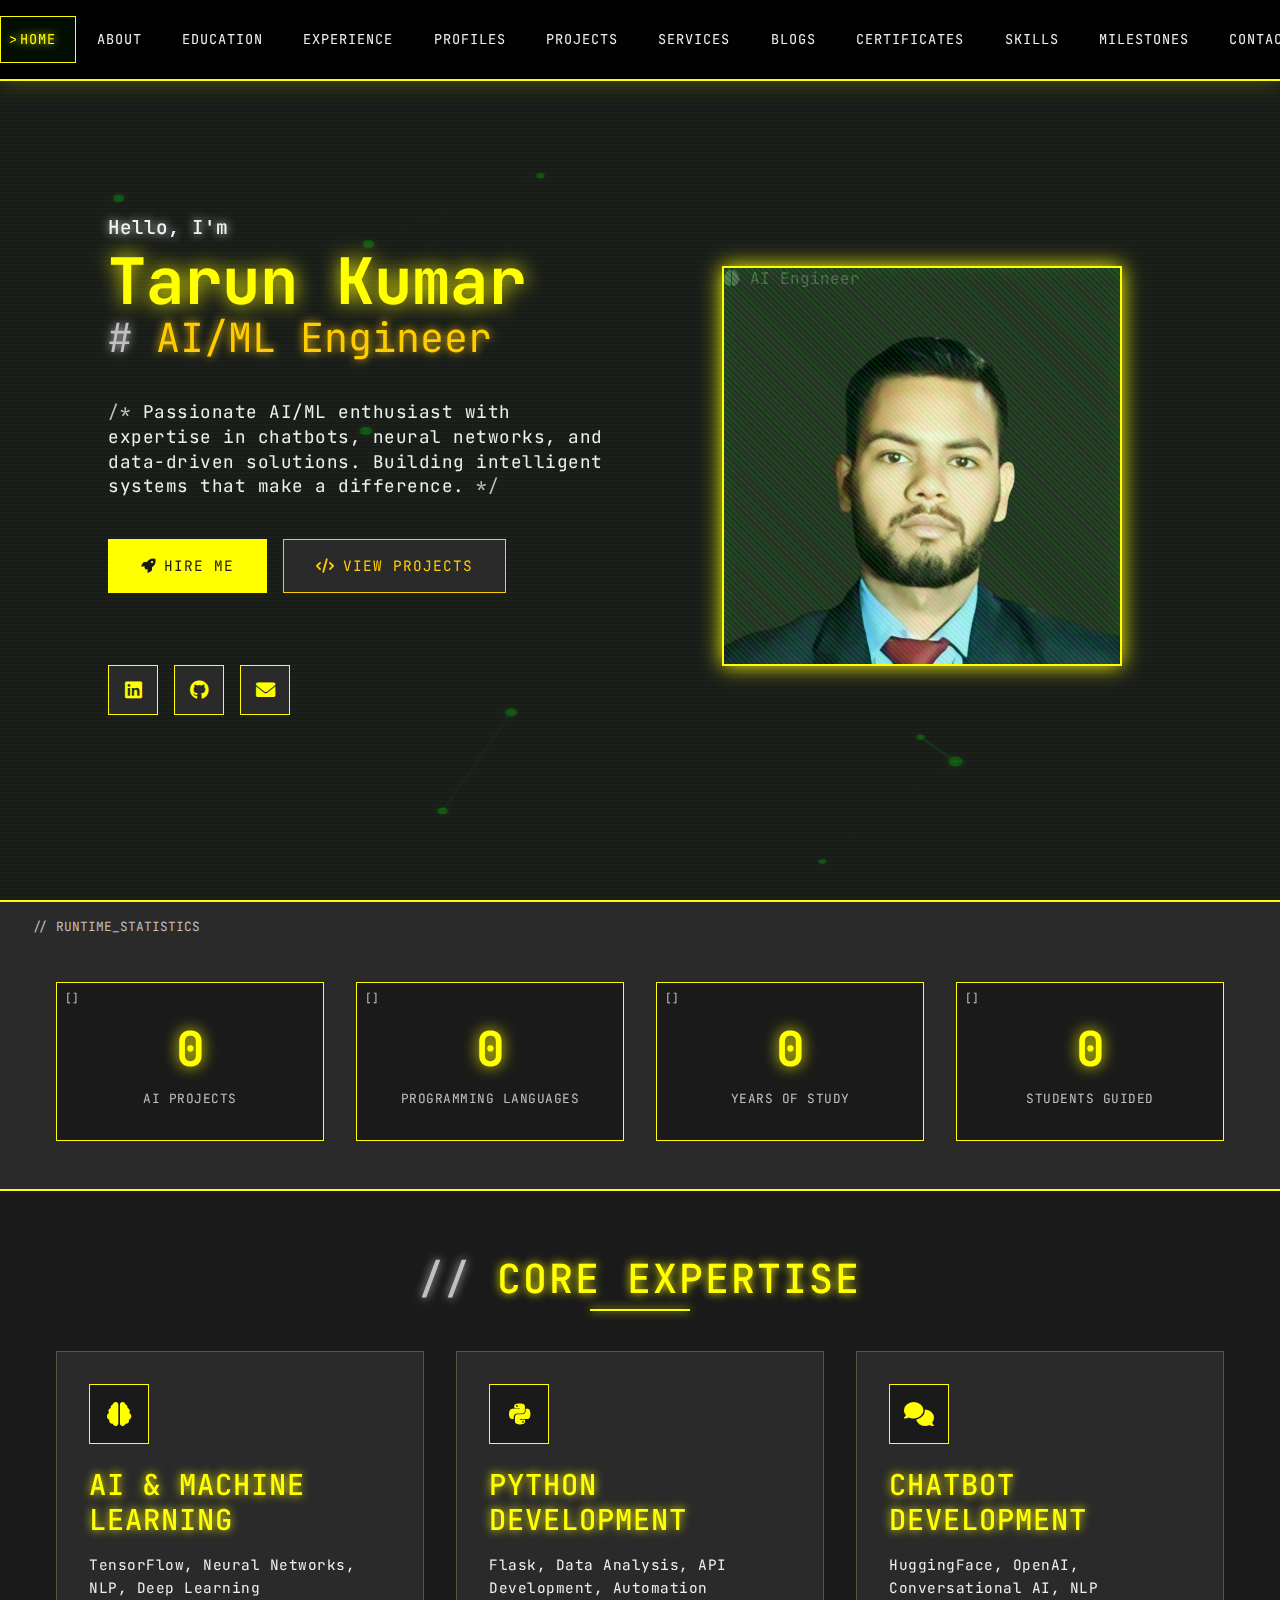
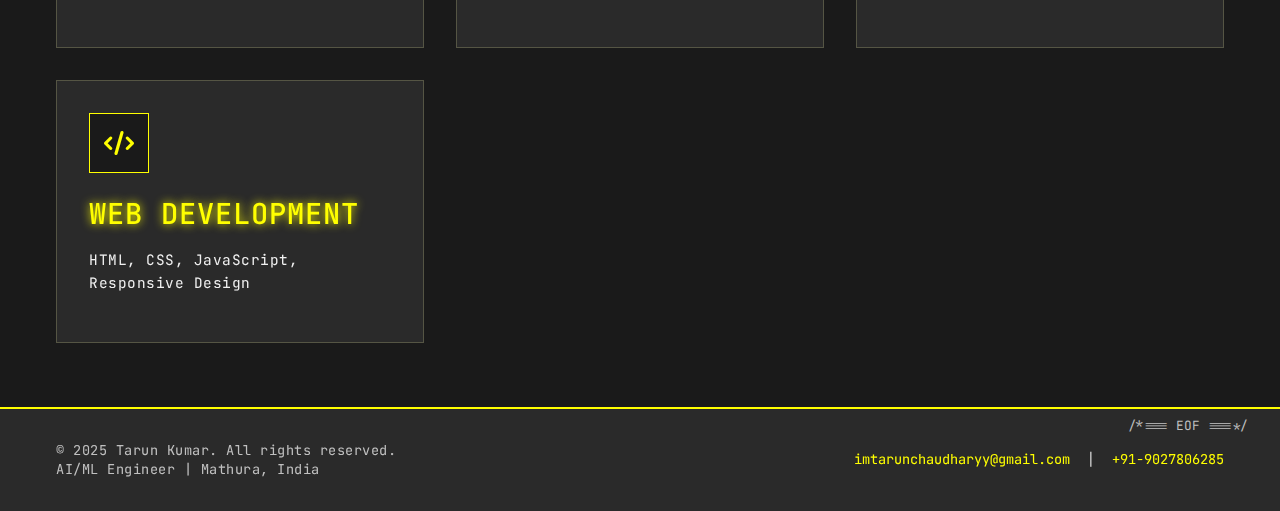
<file: index.html>
<!DOCTYPE html>
<html lang="en">
<head>
    <meta charset="UTF-8">
    <meta name="viewport" content="width=device-width, initial-scale=1.0">
    <meta name="description" content="Tarun Kumar - AI/ML Engineer & Developer Portfolio">
    <meta name="keywords" content="AI, Machine Learning, Python, TensorFlow, Developer, Portfolio">
    <title>Tarun Kumar - AI/ML Engineer</title>
    <link rel="icon" type="image/svg+xml" href="favicon.ico">
    <link rel="stylesheet" href="assets/style.css">
    <link href="https://cdnjs.cloudflare.com/ajax/libs/font-awesome/6.0.0/css/all.min.css" rel="stylesheet">
    <link href="https://fonts.googleapis.com/css2?family=Inter:wght@300;400;500;600;700&family=JetBrains+Mono:wght@400;500&display=swap" rel="stylesheet">
</head>
<body>
    <!-- Header Navigation -->
    <header class="header">
        <nav class="nav">
            <div class="nav-menu" id="nav-menu">
                <ul class="nav-list">
                    <li><a href="index.html" class="nav-link active">Home</a></li>
                    <li><a href="about.html" class="nav-link">About</a></li>
                    <li><a href="education.html" class="nav-link">Education</a></li>
                    <li><a href="experience.html" class="nav-link">Experience</a></li>
                    <li><a href="profiles.html" class="nav-link">Profiles</a></li>
                    <li><a href="projects.html" class="nav-link">Projects</a></li>
                    <li><a href="services.html" class="nav-link">Services</a></li>
                    <li><a href="blogs.html" class="nav-link">Blogs</a></li>
                    <li><a href="certificates.html" class="nav-link">Certificates</a></li>
                    <li><a href="skills.html" class="nav-link">Skills</a></li>
                    <li><a href="milestones.html" class="nav-link">Milestones</a></li>
                    <li><a href="contact.html" class="nav-link">Contact</a></li>
                </ul>
            </div>
            <div class="nav-actions">
                <button class="theme-toggle" id="theme-toggle">
                    <i class="fas fa-moon"></i>
                </button>
                <button class="nav-toggle" id="nav-toggle" aria-expanded="false" aria-label="Toggle navigation">
                    <i class="fas fa-bars"></i>
                </button>
            </div>
        </nav>
        <div class="nav-overlay" id="nav-overlay"></div>
    </header>

    <!-- Main Content -->
    <main>
        <!-- Hero Section -->
        <section class="hero">
            <div class="hero-background">
                <div class="neural-network" id="neural-network"></div>
            </div>
            <div class="container">
                <div class="hero-content">
                    <div class="hero-text">
                        <h1 class="hero-title">
                            <span class="greeting">Hello, I'm</span>
                            <span class="name">Tarun Kumar</span>
                            <span class="title">AI/ML Engineer</span>
                        </h1>
                        <p class="hero-description">
                            Passionate AI/ML enthusiast with expertise in chatbots, neural networks, and data-driven solutions. 
                            Building intelligent systems that make a difference.
                        </p>
                        <div class="hero-cta">
                            <a href="#hire-modal" class="btn btn-primary hire-btn" onclick="openHireModal()">
                                <i class="fas fa-rocket"></i>
                                Hire Me
                            </a>
                            <a href="projects.html" class="btn btn-secondary">
                                <i class="fas fa-code"></i>
                                View Projects
                            </a>
                        </div>
                        <div class="social-links">
                            <a href="https://linkedin.com/in/iamtarunchaudhary" target="_blank" class="social-link">
                                <i class="fab fa-linkedin"></i>
                            </a>
                            <a href="https://github.com/chaudharytarunkumar" target="_blank" class="social-link">
                                <i class="fab fa-github"></i>
                            </a>
                            <a href="mailto:imtarunchaudharyy@gmail.com" class="social-link">
                                <i class="fas fa-envelope"></i>
                            </a>
                        </div>
                    </div>
                    <div class="hero-visual">
                        <div class="hero-profile">
                            <div class="profile-image-container">
                                <div class="profile-image">
                                    <img src="assets/tarun-photo.jpg" alt="Tarun Kumar - AI/ML Engineer" />
                                    <div class="profile-overlay">
                                        <div class="ai-badge">
                                            <i class="fas fa-brain"></i>
                                            <span>AI Engineer</span>
                                        </div>
                                    </div>
                                </div>
                                <div class="profile-pulse"></div>
                            </div>

                        </div>
                    </div>
                </div>
            </div>
        </section>

        <!-- Quick Stats -->
        <section class="stats">
            <div class="container">
                <div class="stats-grid">
                    <div class="stat-item">
                        <div class="stat-number" data-target="2">0</div>
                        <div class="stat-label">AI Projects</div>
                    </div>
                    <div class="stat-item">
                        <div class="stat-number" data-target="7">0</div>
                        <div class="stat-label">Programming Languages</div>
                    </div>
                    <div class="stat-item">
                        <div class="stat-number" data-target="4">0</div>
                        <div class="stat-label">Years of Study</div>
                    </div>
                    <div class="stat-item">
                        <div class="stat-number" data-target="100">0</div>
                        <div class="stat-label">Students Guided</div>
                    </div>
                </div>
            </div>
        </section>

        <!-- Featured Skills -->
        <section class="featured-skills">
            <div class="container">
                <h2 class="section-title">Core Expertise</h2>
                <div class="skills-grid">
                    <div class="skill-card">
                        <div class="skill-icon">
                            <i class="fas fa-brain"></i>
                        </div>
                        <h3>AI & Machine Learning</h3>
                        <p>TensorFlow, Neural Networks, NLP, Deep Learning</p>
                    </div>
                    <div class="skill-card">
                        <div class="skill-icon">
                            <i class="fab fa-python"></i>
                        </div>
                        <h3>Python Development</h3>
                        <p>Flask, Data Analysis, API Development, Automation</p>
                    </div>
                    <div class="skill-card">
                        <div class="skill-icon">
                            <i class="fas fa-comments"></i>
                        </div>
                        <h3>Chatbot Development</h3>
                        <p>HuggingFace, OpenAI, Conversational AI, NLP</p>
                    </div>
                    <div class="skill-card">
                        <div class="skill-icon">
                            <i class="fas fa-code"></i>
                        </div>
                        <h3>Web Development</h3>
                        <p>HTML, CSS, JavaScript, Responsive Design</p>
                    </div>
                </div>
            </div>
        </section>
    </main>

    <!-- Hire Me Modal -->
    <div class="modal" id="hire-modal">
        <div class="modal-content">
            <div class="modal-header">
                <h3>Let's Work Together!</h3>
                <button class="modal-close" onclick="closeHireModal()">
                    <i class="fas fa-times"></i>
                </button>
            </div>
            <div class="modal-body">
                <div class="hire-avatar">
                    <div class="avatar-animation">
                        <i class="fas fa-user-tie"></i>
                    </div>
                </div>
                <p>Ready to bring AI/ML solutions to your project? Let's discuss how I can help you build intelligent systems that drive results.</p>
                <div class="hire-actions">
                    <a href="mailto:imtarunchaudharyy@gmail.com?subject=Hiring Inquiry - AI/ML Project&body=Hi Tarun,%0D%0A%0D%0AI'm interested in discussing a project opportunity with you.%0D%0A%0D%0AProject Details:%0D%0A-%0D%0A-%0D%0A%0D%0ABest regards," class="btn btn-primary">
                        <i class="fas fa-envelope"></i>
                        Send Email
                    </a>
                    <a href="contact.html" class="btn btn-secondary">
                        <i class="fas fa-form"></i>
                        Contact Form
                    </a>
                </div>
            </div>
        </div>
    </div>

    <!-- Footer -->
    <footer class="footer">
        <div class="container">
            <div class="footer-content">
                <div class="footer-info">
                    <p>&copy; 2025 Tarun Kumar. All rights reserved.</p>
                    <p>AI/ML Engineer | Mathura, India</p>
                </div>
                <div class="footer-links">
                    <a href="mailto:imtarunchaudharyy@gmail.com">imtarunchaudharyy@gmail.com</a>
                    <span>|</span>
                    <a href="tel:+919027806285">+91-9027806285</a>
                </div>
            </div>
        </div>
    </footer>

    <script src="assets/script.js"></script>
</body>
</html>
</file>
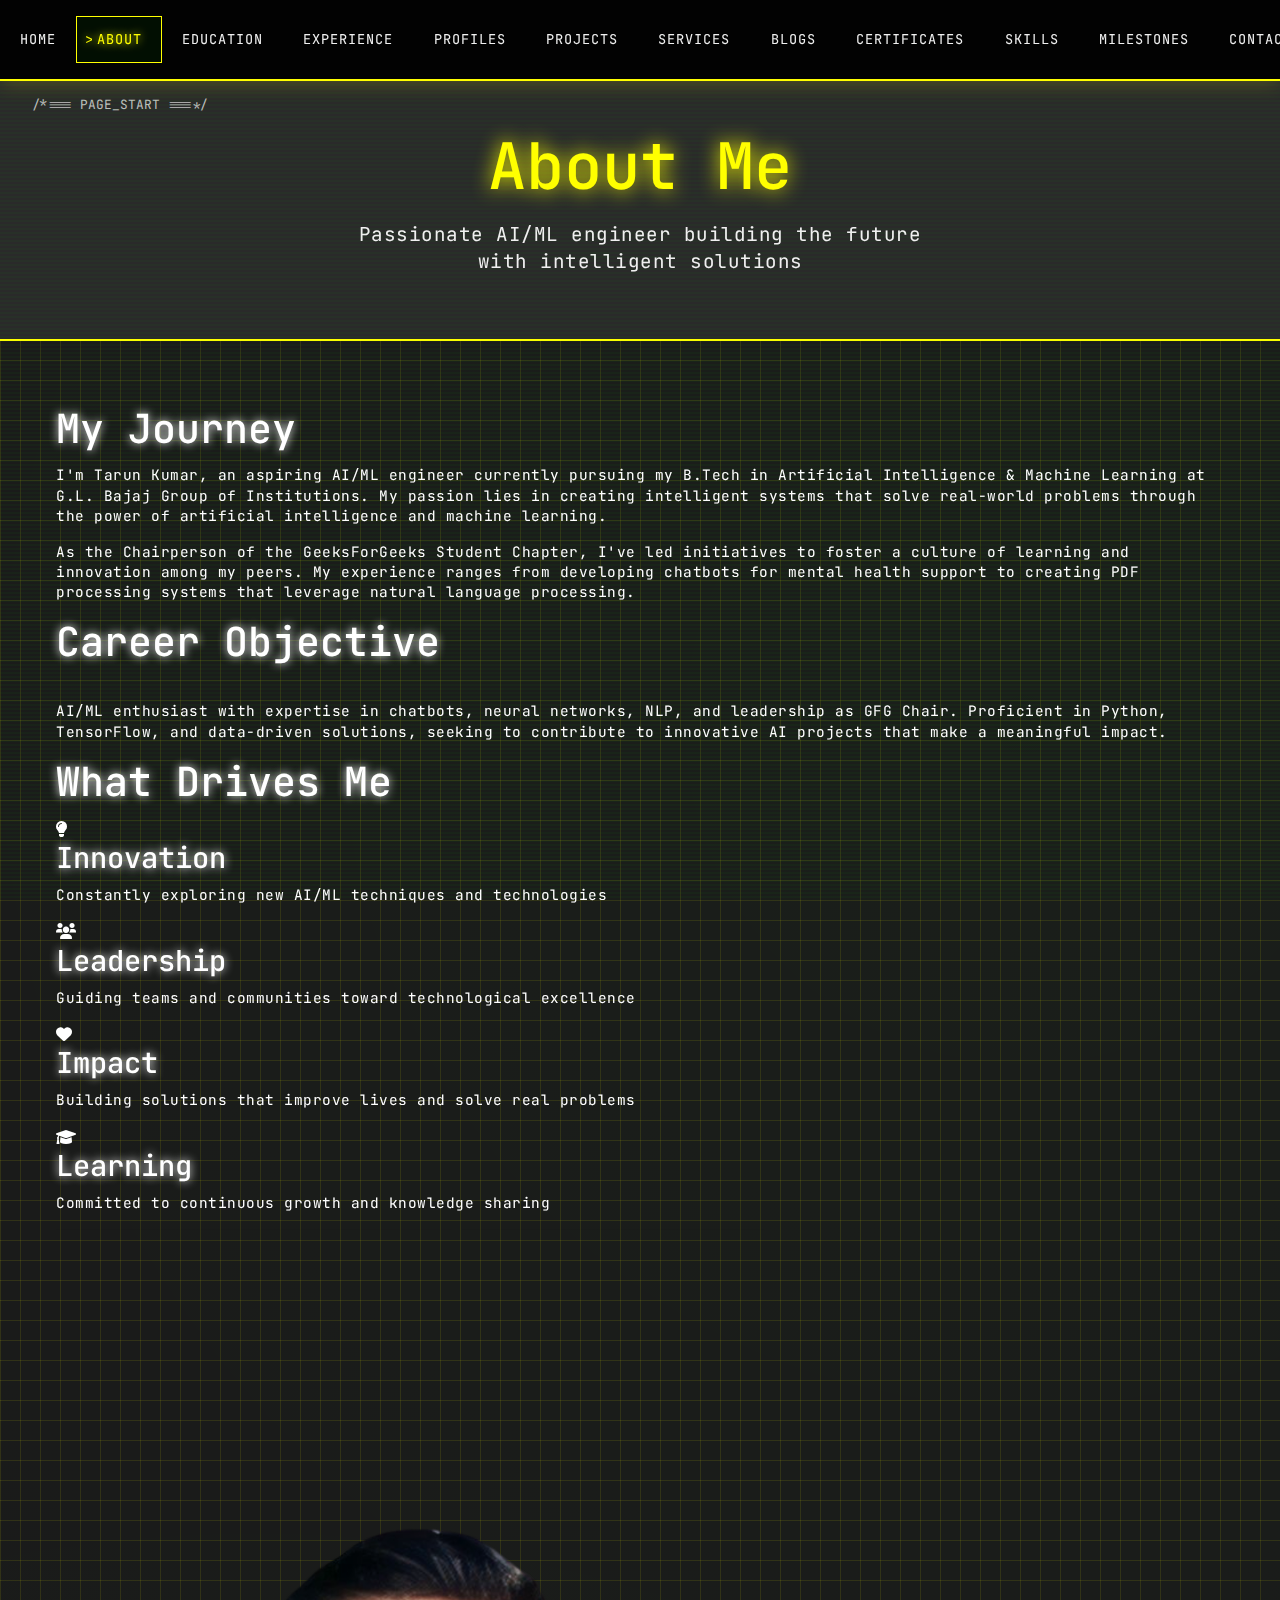
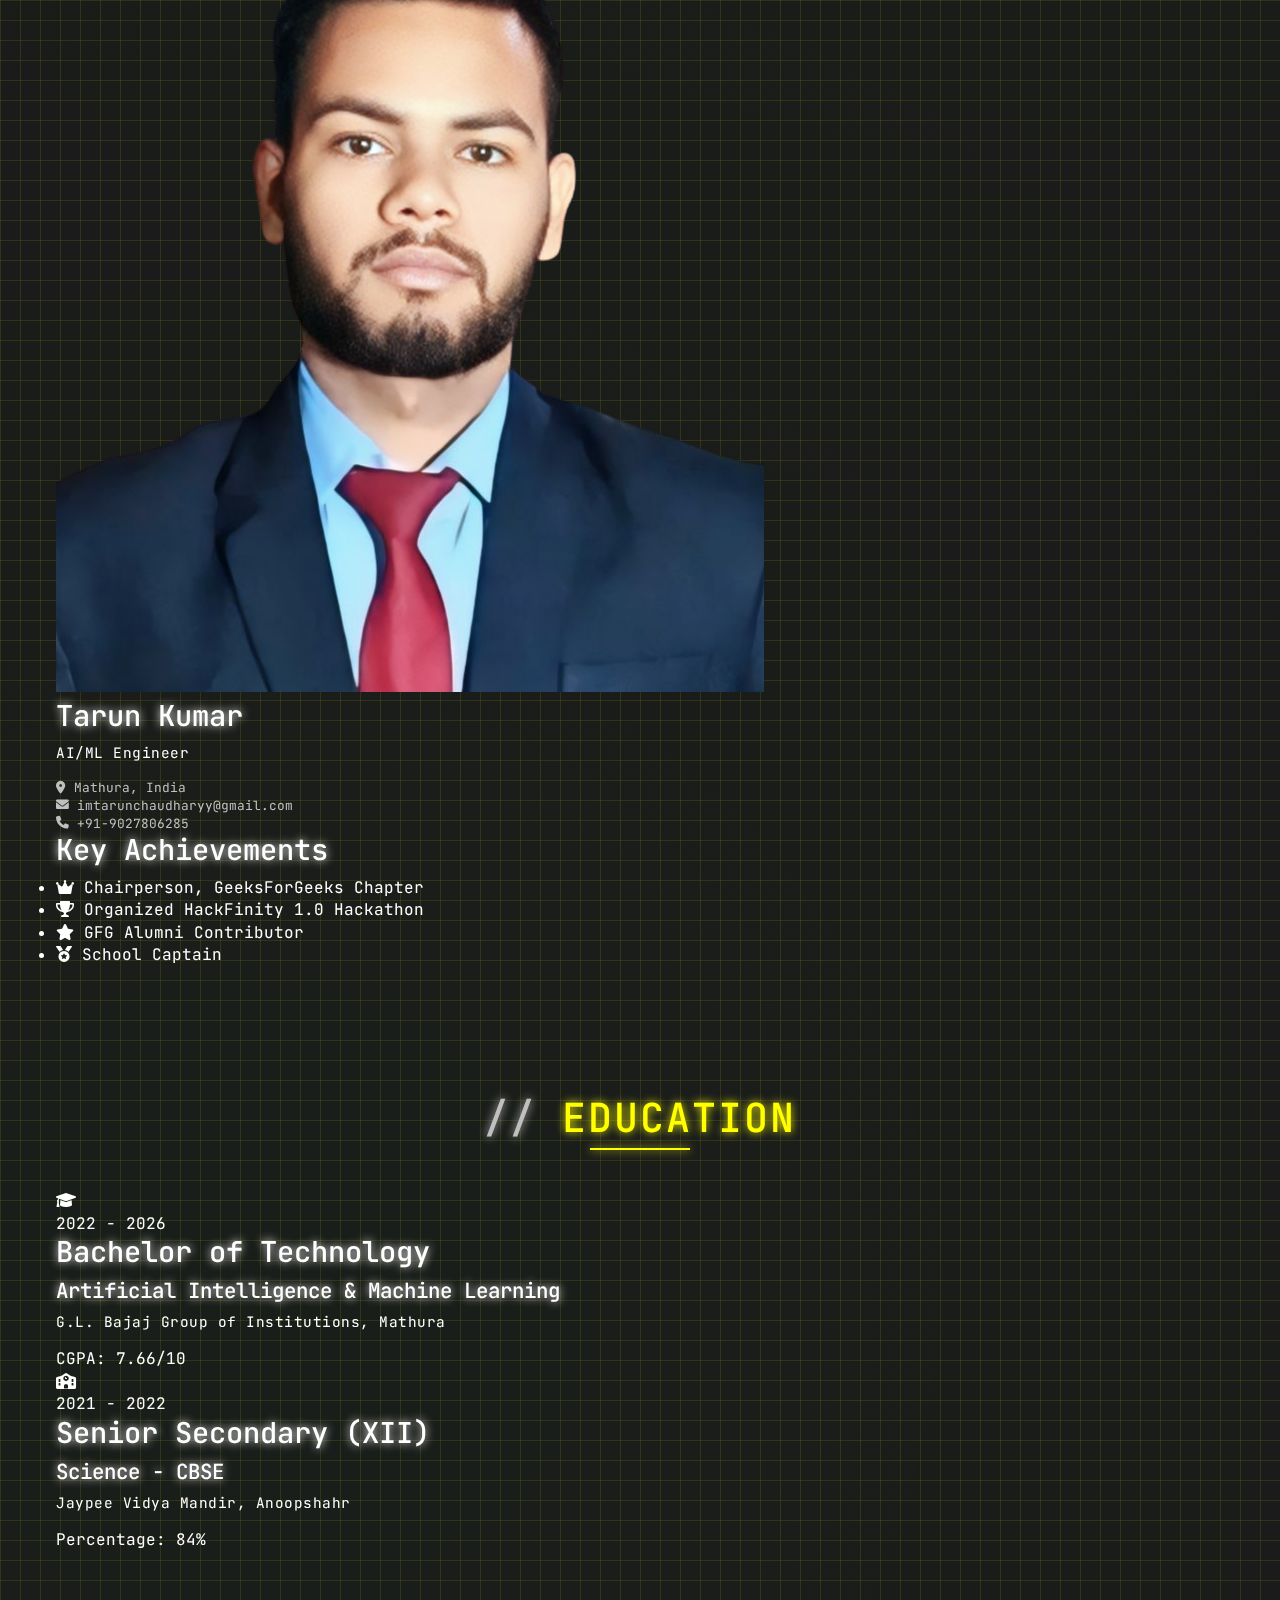
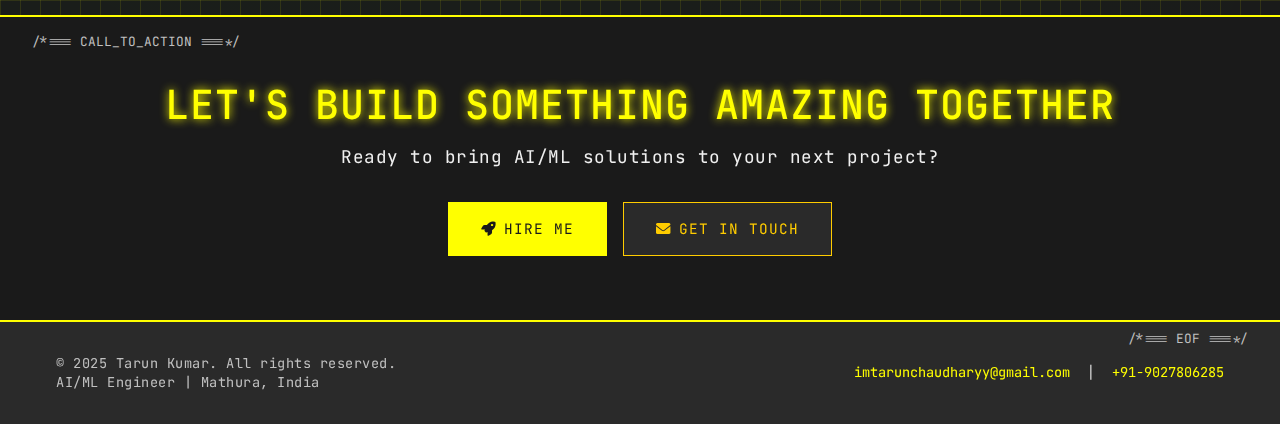
<file: about.html>
<!DOCTYPE html>
<html lang="en">
<head>
    <meta charset="UTF-8">
    <meta name="viewport" content="width=device-width, initial-scale=1.0">
    <meta name="description" content="About Tarun Kumar - AI/ML Engineer & Developer">
    <title>About - Tarun Kumar</title>
    <link rel="icon" type="image/svg+xml" href="favicon.ico">
    <link rel="stylesheet" href="assets/style.css">
    <link href="https://cdnjs.cloudflare.com/ajax/libs/font-awesome/6.0.0/css/all.min.css" rel="stylesheet">
    <link href="https://fonts.googleapis.com/css2?family=Inter:wght@300;400;500;600;700&family=JetBrains+Mono:wght@400;500&display=swap" rel="stylesheet">
</head>
<body>
    <!-- Header Navigation -->
    <header class="header">
        <nav class="nav">
            <div class="nav-menu" id="nav-menu">
                <ul class="nav-list">
                    <li><a href="index.html" class="nav-link">Home</a></li>
                    <li><a href="about.html" class="nav-link active">About</a></li>
                    <li><a href="education.html" class="nav-link">Education</a></li>
                    <li><a href="experience.html" class="nav-link">Experience</a></li>
                    <li><a href="profiles.html" class="nav-link">Profiles</a></li>
                    <li><a href="projects.html" class="nav-link">Projects</a></li>
                    <li><a href="services.html" class="nav-link">Services</a></li>
                    <li><a href="blogs.html" class="nav-link">Blogs</a></li>
                    <li><a href="certificates.html" class="nav-link">Certificates</a></li>
                    <li><a href="skills.html" class="nav-link">Skills</a></li>
                    <li><a href="milestones.html" class="nav-link">Milestones</a></li>
                    <li><a href="contact.html" class="nav-link">Contact</a></li>
                </ul>
            </div>
            <div class="nav-actions">
                <button class="theme-toggle" id="theme-toggle">
                    <i class="fas fa-moon"></i>
                </button>
                <button class="nav-toggle" id="nav-toggle" aria-expanded="false" aria-label="Toggle navigation">
                    <i class="fas fa-bars"></i>
                </button>
            </div>
        </nav>
        <div class="nav-overlay" id="nav-overlay"></div>
    </header>

    <!-- Main Content -->
    <main>
        <!-- Page Hero -->
        <section class="page-hero">
            <div class="container">
                <div class="page-hero-content">
                    <h1 class="page-title">About Me</h1>
                    <p class="page-subtitle">Passionate AI/ML engineer building the future with intelligent solutions</p>
                </div>
            </div>
        </section>

        <!-- About Content -->
        <section class="about-content">
            <div class="container">
                <div class="about-grid">
                    <div class="about-text">
                        <div class="about-section">
                            <h2>My Journey</h2>
                            <p>
                                I'm Tarun Kumar, an aspiring AI/ML engineer currently pursuing my B.Tech in Artificial Intelligence & Machine Learning 
                                at G.L. Bajaj Group of Institutions. My passion lies in creating intelligent systems that solve real-world problems 
                                through the power of artificial intelligence and machine learning.
                            </p>
                            <p>
                                As the Chairperson of the GeeksForGeeks Student Chapter, I've led initiatives to foster a culture of learning 
                                and innovation among my peers. My experience ranges from developing chatbots for mental health support to 
                                creating PDF processing systems that leverage natural language processing.
                            </p>
                        </div>

                        <div class="about-section">
                            <h2>Career Objective</h2>
                            <div class="objective-card">
                                <i class="fas fa-target"></i>
                                <p>
                                    AI/ML enthusiast with expertise in chatbots, neural networks, NLP, and leadership as GFG Chair. 
                                    Proficient in Python, TensorFlow, and data-driven solutions, seeking to contribute to innovative 
                                    AI projects that make a meaningful impact.
                                </p>
                            </div>
                        </div>

                        <div class="about-section">
                            <h2>What Drives Me</h2>
                            <div class="values-grid">
                                <div class="value-item">
                                    <i class="fas fa-lightbulb"></i>
                                    <h3>Innovation</h3>
                                    <p>Constantly exploring new AI/ML techniques and technologies</p>
                                </div>
                                <div class="value-item">
                                    <i class="fas fa-users"></i>
                                    <h3>Leadership</h3>
                                    <p>Guiding teams and communities toward technological excellence</p>
                                </div>
                                <div class="value-item">
                                    <i class="fas fa-heart"></i>
                                    <h3>Impact</h3>
                                    <p>Building solutions that improve lives and solve real problems</p>
                                </div>
                                <div class="value-item">
                                    <i class="fas fa-graduation-cap"></i>
                                    <h3>Learning</h3>
                                    <p>Committed to continuous growth and knowledge sharing</p>
                                </div>
                            </div>
                        </div>
                    </div>

                    <div class="about-sidebar">
                        <div class="profile-card">
                            <div class="profile-avatar">
                                <img src="assets/tarun-photo.jpg" alt="Tarun Kumar" class="profile-photo" />
                            </div>
                            <div class="profile-info">
                                <h3>Tarun Kumar</h3>
                                <p>AI/ML Engineer</p>
                                <div class="profile-details">
                                    <div class="detail-item">
                                        <i class="fas fa-map-marker-alt"></i>
                                        <span>Mathura, India</span>
                                    </div>
                                    <div class="detail-item">
                                        <i class="fas fa-envelope"></i>
                                        <span>imtarunchaudharyy@gmail.com</span>
                                    </div>
                                    <div class="detail-item">
                                        <i class="fas fa-phone"></i>
                                        <span>+91-9027806285</span>
                                    </div>
                                </div>
                            </div>
                        </div>

                        <div class="achievements-card">
                            <h3>Key Achievements</h3>
                            <ul class="achievements-list">
                                <li>
                                    <i class="fas fa-crown"></i>
                                    <span>Chairperson, GeeksForGeeks Chapter</span>
                                </li>
                                <li>
                                    <i class="fas fa-trophy"></i>
                                    <span>Organized HackFinity 1.0 Hackathon</span>
                                </li>
                                <li>
                                    <i class="fas fa-star"></i>
                                    <span>GFG Alumni Contributor</span>
                                </li>
                                <li>
                                    <i class="fas fa-medal"></i>
                                    <span>School Captain</span>
                                </li>
                            </ul>
                        </div>
                    </div>
                </div>
            </div>
        </section>

        <!-- Education Timeline -->
        <section class="education-timeline">
            <div class="container">
                <h2 class="section-title">Education</h2>
                <div class="timeline">
                    <div class="timeline-item">
                        <div class="timeline-marker">
                            <i class="fas fa-graduation-cap"></i>
                        </div>
                        <div class="timeline-content">
                            <div class="timeline-date">2022 - 2026</div>
                            <h3>Bachelor of Technology</h3>
                            <h4>Artificial Intelligence & Machine Learning</h4>
                            <p>G.L. Bajaj Group of Institutions, Mathura</p>
                            <div class="grade">CGPA: 7.66/10</div>
                        </div>
                    </div>
                    <div class="timeline-item">
                        <div class="timeline-marker">
                            <i class="fas fa-school"></i>
                        </div>
                        <div class="timeline-content">
                            <div class="timeline-date">2021 - 2022</div>
                            <h3>Senior Secondary (XII)</h3>
                            <h4>Science - CBSE</h4>
                            <p>Jaypee Vidya Mandir, Anoopshahr</p>
                            <div class="grade">Percentage: 84%</div>
                        </div>
                    </div>
                </div>
            </div>
        </section>

        <!-- Call to Action -->
        <section class="cta-section">
            <div class="container">
                <div class="cta-content">
                    <h2>Let's Build Something Amazing Together</h2>
                    <p>Ready to bring AI/ML solutions to your next project?</p>
                    <div class="cta-buttons">
                        <a href="#hire-modal" class="btn btn-primary" onclick="openHireModal()">
                            <i class="fas fa-rocket"></i>
                            Hire Me
                        </a>
                        <a href="contact.html" class="btn btn-secondary">
                            <i class="fas fa-envelope"></i>
                            Get In Touch
                        </a>
                    </div>
                </div>
            </div>
        </section>
    </main>

    <!-- Hire Me Modal -->
    <div class="modal" id="hire-modal">
        <div class="modal-content">
            <div class="modal-header">
                <h3>Let's Work Together!</h3>
                <button class="modal-close" onclick="closeHireModal()">
                    <i class="fas fa-times"></i>
                </button>
            </div>
            <div class="modal-body">
                <div class="hire-avatar">
                    <div class="avatar-animation">
                        <i class="fas fa-user-tie"></i>
                    </div>
                </div>
                <p>Ready to bring AI/ML solutions to your project? Let's discuss how I can help you build intelligent systems that drive results.</p>
                <div class="hire-actions">
                    <a href="mailto:imtarunchaudharyy@gmail.com?subject=Hiring Inquiry - AI/ML Project&body=Hi Tarun,%0D%0A%0D%0AI'm interested in discussing a project opportunity with you.%0D%0A%0D%0AProject Details:%0D%0A-%0D%0A-%0D%0A%0D%0ABest regards," class="btn btn-primary">
                        <i class="fas fa-envelope"></i>
                        Send Email
                    </a>
                    <a href="contact.html" class="btn btn-secondary">
                        <i class="fas fa-form"></i>
                        Contact Form
                    </a>
                </div>
            </div>
        </div>
    </div>

    <!-- Footer -->
    <footer class="footer">
        <div class="container">
            <div class="footer-content">
                <div class="footer-info">
                    <p>&copy; 2025 Tarun Kumar. All rights reserved.</p>
                    <p>AI/ML Engineer | Mathura, India</p>
                </div>
                <div class="footer-links">
                    <a href="mailto:imtarunchaudharyy@gmail.com">imtarunchaudharyy@gmail.com</a>
                    <span>|</span>
                    <a href="tel:+919027806285">+91-9027806285</a>
                </div>
            </div>
        </div>
    </footer>

    <script src="assets/script.js"></script>
</body>
</html>
</file>
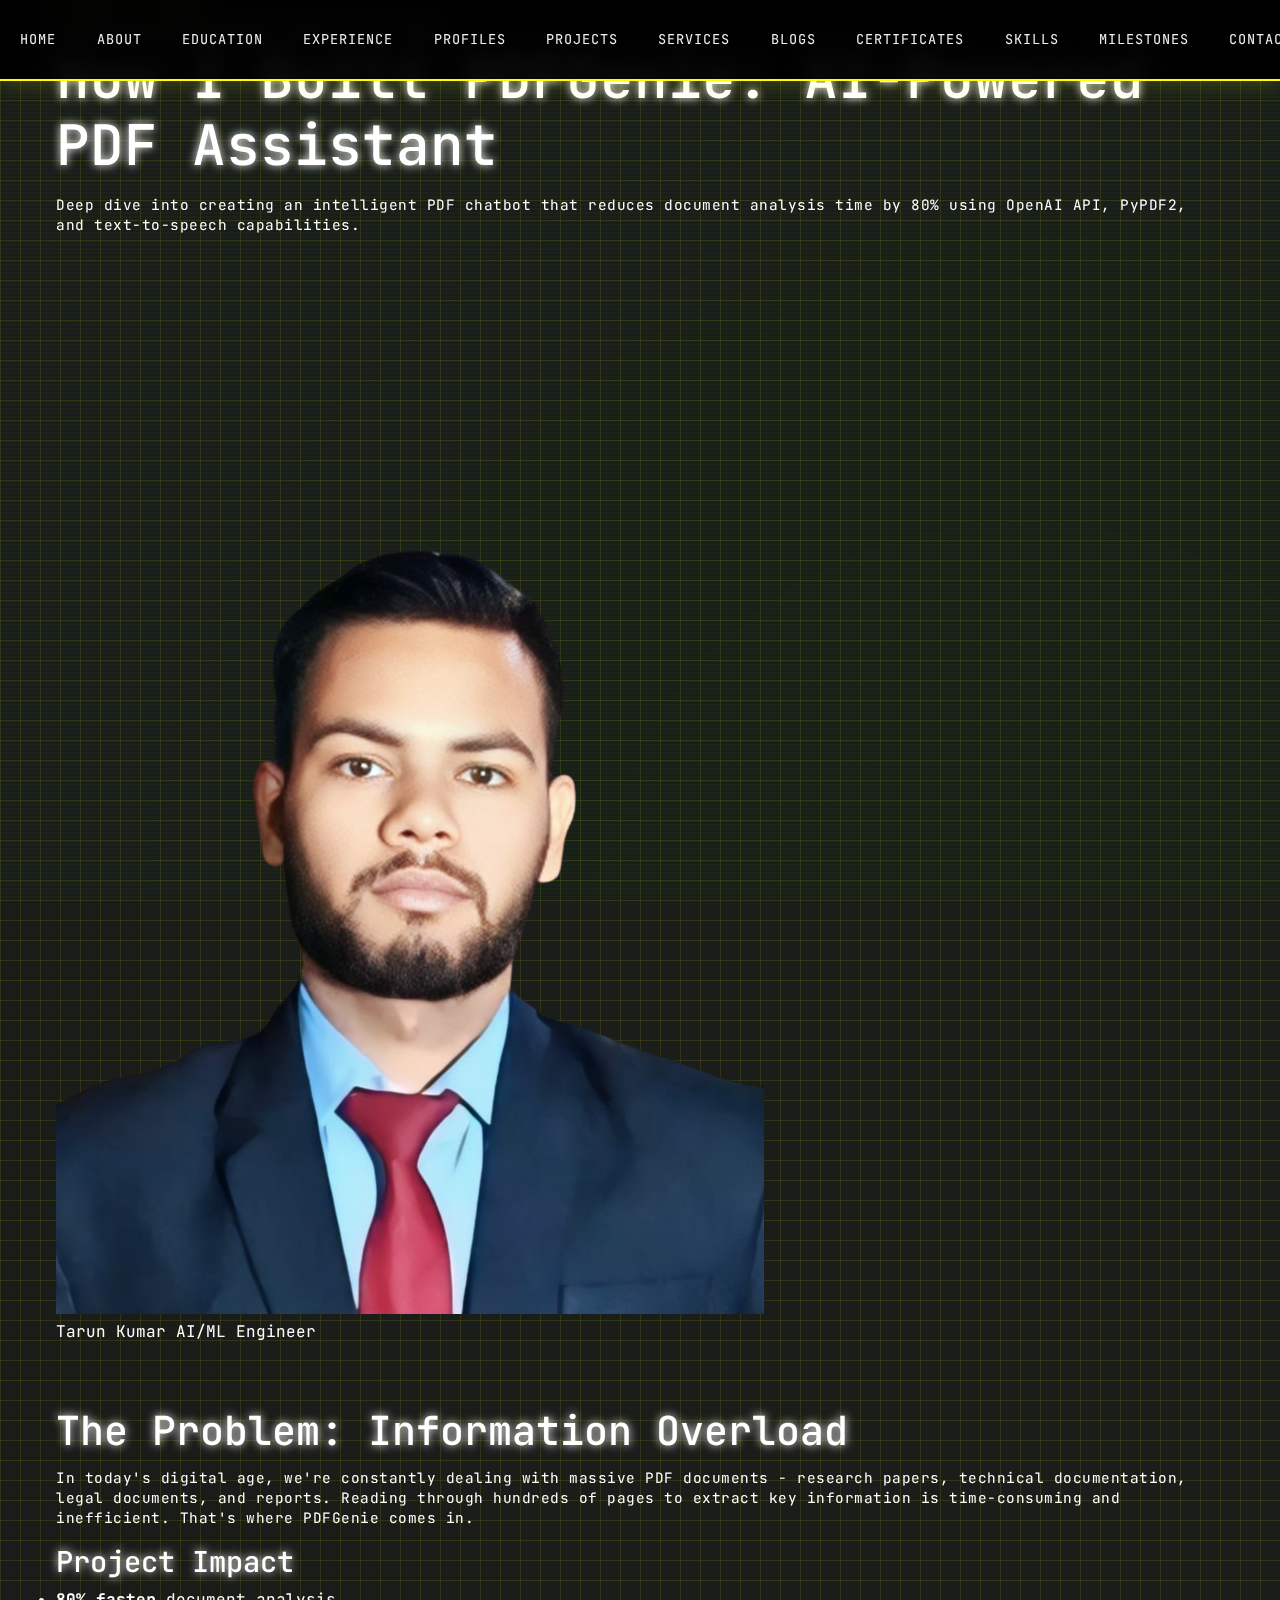
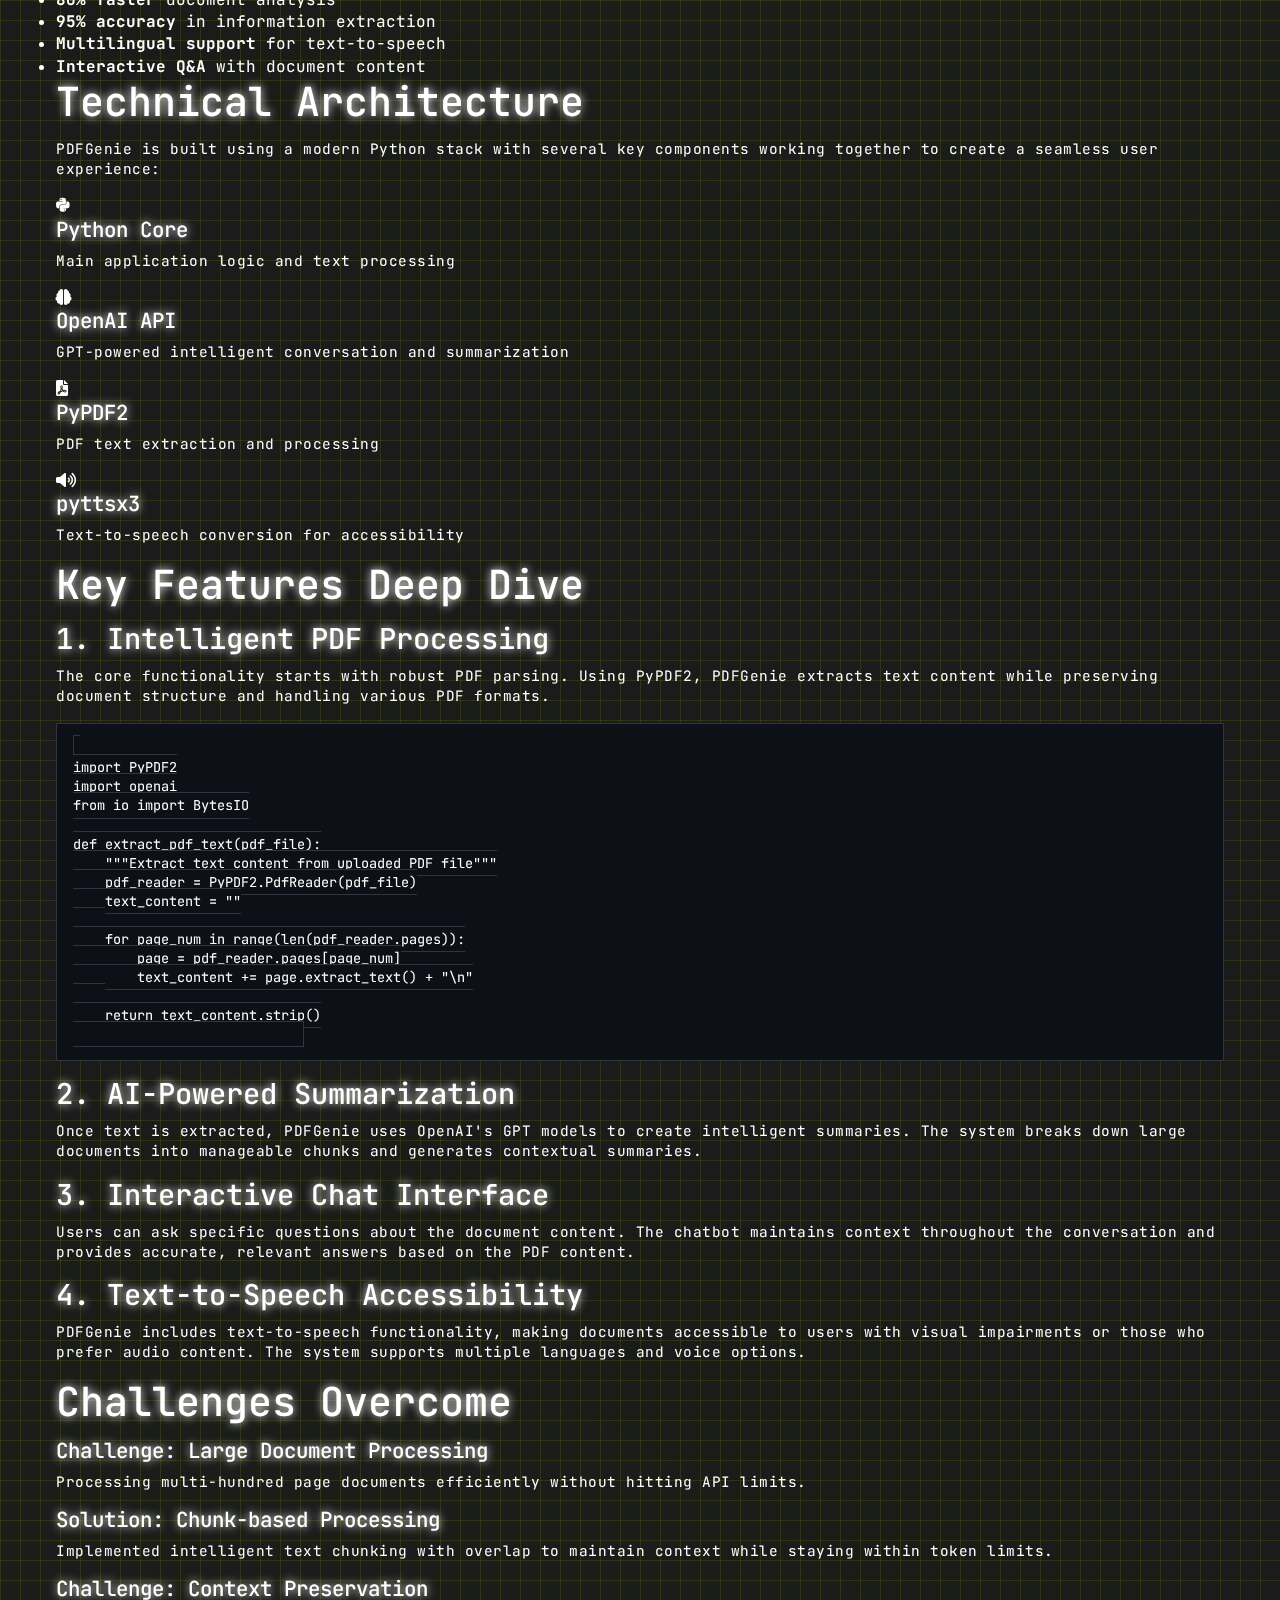
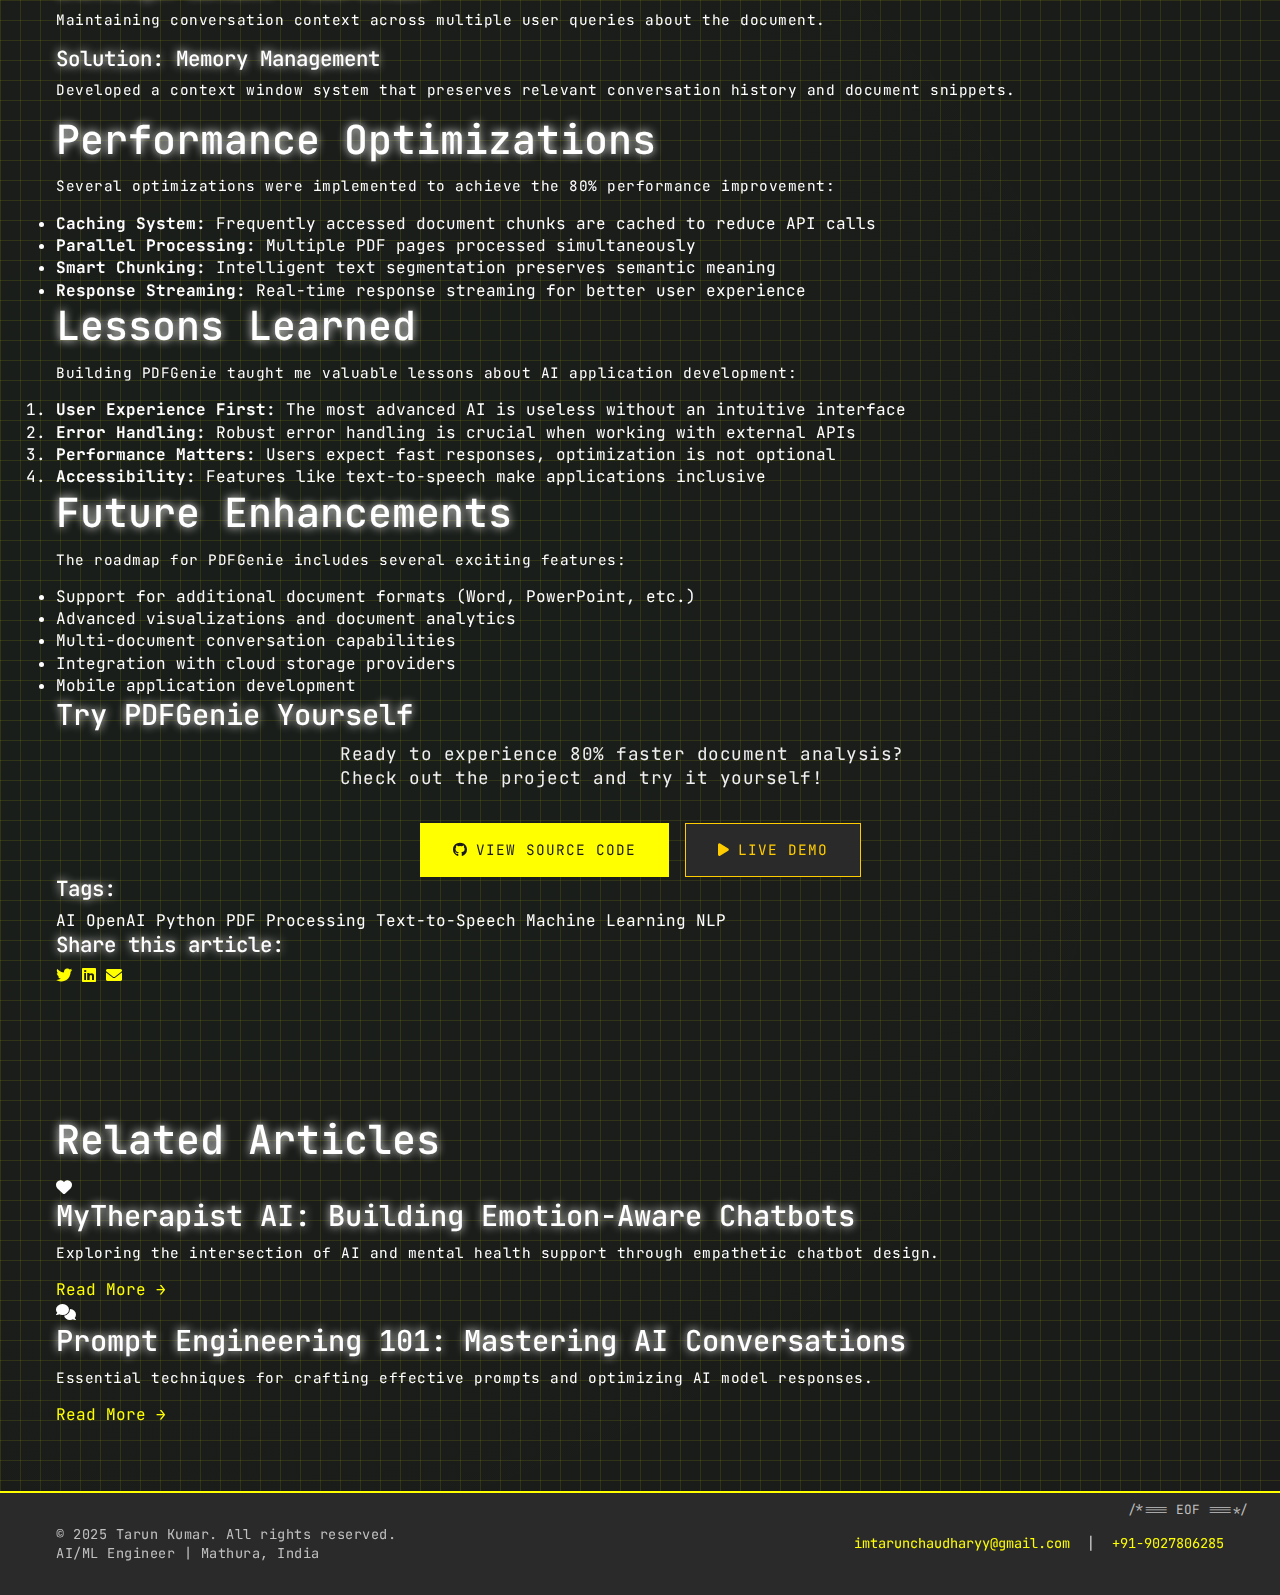
<file: blog-pdfgenie.html>
<!DOCTYPE html>
<html lang="en">
<head>
    <meta charset="UTF-8">
    <meta name="viewport" content="width=device-width, initial-scale=1.0">
    <meta name="description" content="Learn how I built PDFGenie, an AI-powered PDF assistant using OpenAI API, PyPDF2, and text-to-speech capabilities. Complete technical breakdown and code examples.">
    <meta name="keywords" content="PDFGenie, AI PDF Assistant, OpenAI API, PyPDF2, Python, Text-to-Speech, AI Project, Machine Learning">
    <title>How I Built PDFGenie: AI-Powered PDF Assistant | Tarun Kumar</title>
    <link rel="icon" type="image/svg+xml" href="favicon.ico">
    <link rel="canonical" href="https://tarun-kumar-ai-portfolio.vercel.app/blog-pdfgenie.html">
    <link rel="stylesheet" href="assets/style.css">
    <link href="https://cdnjs.cloudflare.com/ajax/libs/font-awesome/6.0.0/css/all.min.css" rel="stylesheet">
    <link href="https://fonts.googleapis.com/css2?family=Inter:wght@300;400;500;600;700&family=JetBrains+Mono:wght@400;500&display=swap" rel="stylesheet">
    
    <!-- Open Graph / Facebook -->
    <meta property="og:type" content="article">
    <meta property="og:url" content="https://tarun-kumar-ai-portfolio.vercel.app/blog-pdfgenie.html">
    <meta property="og:title" content="How I Built PDFGenie: AI-Powered PDF Assistant">
    <meta property="og:description" content="Complete technical breakdown of building an AI PDF assistant with 80% faster document analysis.">
    <meta property="og:image" content="https://tarun-kumar-ai-portfolio.vercel.app/assets/tarun-photo.jpg">
    
    <!-- Twitter -->
    <meta property="twitter:card" content="summary_large_image">
    <meta property="twitter:url" content="https://tarun-kumar-ai-portfolio.vercel.app/blog-pdfgenie.html">
    <meta property="twitter:title" content="How I Built PDFGenie: AI-Powered PDF Assistant">
    <meta property="twitter:description" content="Complete technical breakdown of building an AI PDF assistant with 80% faster document analysis.">
    <meta property="twitter:image" content="https://tarun-kumar-ai-portfolio.vercel.app/assets/tarun-photo.jpg">
</head>
<body>
    <!-- Header Navigation -->
    <header class="header">
        <nav class="nav">
            <div class="nav-menu" id="nav-menu">
                <ul class="nav-list">
                    <li><a href="index.html" class="nav-link">Home</a></li>
                    <li><a href="about.html" class="nav-link">About</a></li>
                    <li><a href="education.html" class="nav-link">Education</a></li>
                    <li><a href="experience.html" class="nav-link">Experience</a></li>
                    <li><a href="profiles.html" class="nav-link">Profiles</a></li>
                    <li><a href="projects.html" class="nav-link">Projects</a></li>
                    <li><a href="services.html" class="nav-link">Services</a></li>
                    <li><a href="blogs.html" class="nav-link active">Blogs</a></li>
                    <li><a href="certificates.html" class="nav-link">Certificates</a></li>
                    <li><a href="skills.html" class="nav-link">Skills</a></li>
                    <li><a href="milestones.html" class="nav-link">Milestones</a></li>
                    <li><a href="contact.html" class="nav-link">Contact</a></li>
                </ul>
            </div>
            <div class="nav-actions">
                <button class="theme-toggle" id="theme-toggle">
                    <i class="fas fa-moon"></i>
                </button>
                <button class="nav-toggle" id="nav-toggle">
                    <i class="fas fa-bars"></i>
                </button>
            </div>
        </nav>
    </header>

    <!-- Main Content -->
    <main>
        <!-- Article Header -->
        <article class="blog-article">
            <header class="article-header">
                <div class="container">
                    <div class="article-meta">
                        <a href="blogs.html" class="back-link">
                            <i class="fas fa-arrow-left"></i>
                            Back to Blogs
                        </a>
                        <div class="article-info">
                            <span class="article-category">AI/ML Project</span>
                            <span class="article-date">December 2024</span>
                            <span class="read-time">8 min read</span>
                        </div>
                    </div>
                    <h1 class="article-title">How I Built PDFGenie: AI-Powered PDF Assistant</h1>
                    <p class="article-subtitle">
                        Deep dive into creating an intelligent PDF chatbot that reduces document analysis time by 80% 
                        using OpenAI API, PyPDF2, and text-to-speech capabilities.
                    </p>
                    <div class="author-info">
                        <div class="author-avatar">
                            <img src="assets/tarun-photo.jpg" alt="Tarun Kumar">
                        </div>
                        <div class="author-details">
                            <span class="author-name">Tarun Kumar</span>
                            <span class="author-role">AI/ML Engineer</span>
                        </div>
                    </div>
                </div>
            </header>

            <!-- Article Content -->
            <section class="article-content">
                <div class="container">
                    <div class="content-wrapper">
                        
                        <h2>The Problem: Information Overload</h2>
                        <p>
                            In today's digital age, we're constantly dealing with massive PDF documents - research papers, 
                            technical documentation, legal documents, and reports. Reading through hundreds of pages to 
                            extract key information is time-consuming and inefficient. That's where PDFGenie comes in.
                        </p>

                        <div class="highlight-box">
                            <h3>Project Impact</h3>
                            <ul>
                                <li><strong>80% faster</strong> document analysis</li>
                                <li><strong>95% accuracy</strong> in information extraction</li>
                                <li><strong>Multilingual support</strong> for text-to-speech</li>
                                <li><strong>Interactive Q&A</strong> with document content</li>
                            </ul>
                        </div>

                        <h2>Technical Architecture</h2>
                        <p>
                            PDFGenie is built using a modern Python stack with several key components working together 
                            to create a seamless user experience:
                        </p>

                        <div class="tech-stack">
                            <div class="tech-item">
                                <div class="tech-icon">
                                    <i class="fab fa-python"></i>
                                </div>
                                <div class="tech-details">
                                    <h4>Python Core</h4>
                                    <p>Main application logic and text processing</p>
                                </div>
                            </div>
                            <div class="tech-item">
                                <div class="tech-icon">
                                    <i class="fas fa-brain"></i>
                                </div>
                                <div class="tech-details">
                                    <h4>OpenAI API</h4>
                                    <p>GPT-powered intelligent conversation and summarization</p>
                                </div>
                            </div>
                            <div class="tech-item">
                                <div class="tech-icon">
                                    <i class="fas fa-file-pdf"></i>
                                </div>
                                <div class="tech-details">
                                    <h4>PyPDF2</h4>
                                    <p>PDF text extraction and processing</p>
                                </div>
                            </div>
                            <div class="tech-item">
                                <div class="tech-icon">
                                    <i class="fas fa-volume-up"></i>
                                </div>
                                <div class="tech-details">
                                    <h4>pyttsx3</h4>
                                    <p>Text-to-speech conversion for accessibility</p>
                                </div>
                            </div>
                        </div>

                        <h2>Key Features Deep Dive</h2>
                        
                        <h3>1. Intelligent PDF Processing</h3>
                        <p>
                            The core functionality starts with robust PDF parsing. Using PyPDF2, PDFGenie extracts 
                            text content while preserving document structure and handling various PDF formats.
                        </p>

                        <div class="code-block">
                            <pre><code>
import PyPDF2
import openai
from io import BytesIO

def extract_pdf_text(pdf_file):
    """Extract text content from uploaded PDF file"""
    pdf_reader = PyPDF2.PdfReader(pdf_file)
    text_content = ""
    
    for page_num in range(len(pdf_reader.pages)):
        page = pdf_reader.pages[page_num]
        text_content += page.extract_text() + "\n"
    
    return text_content.strip()
                            </code></pre>
                        </div>

                        <h3>2. AI-Powered Summarization</h3>
                        <p>
                            Once text is extracted, PDFGenie uses OpenAI's GPT models to create intelligent summaries. 
                            The system breaks down large documents into manageable chunks and generates contextual summaries.
                        </p>

                        <h3>3. Interactive Chat Interface</h3>
                        <p>
                            Users can ask specific questions about the document content. The chatbot maintains context 
                            throughout the conversation and provides accurate, relevant answers based on the PDF content.
                        </p>

                        <h3>4. Text-to-Speech Accessibility</h3>
                        <p>
                            PDFGenie includes text-to-speech functionality, making documents accessible to users with 
                            visual impairments or those who prefer audio content. The system supports multiple languages 
                            and voice options.
                        </p>

                        <h2>Challenges Overcome</h2>
                        
                        <div class="challenge-solution">
                            <div class="challenge">
                                <h4>Challenge: Large Document Processing</h4>
                                <p>Processing multi-hundred page documents efficiently without hitting API limits.</p>
                            </div>
                            <div class="solution">
                                <h4>Solution: Chunk-based Processing</h4>
                                <p>Implemented intelligent text chunking with overlap to maintain context while staying within token limits.</p>
                            </div>
                        </div>

                        <div class="challenge-solution">
                            <div class="challenge">
                                <h4>Challenge: Context Preservation</h4>
                                <p>Maintaining conversation context across multiple user queries about the document.</p>
                            </div>
                            <div class="solution">
                                <h4>Solution: Memory Management</h4>
                                <p>Developed a context window system that preserves relevant conversation history and document snippets.</p>
                            </div>
                        </div>

                        <h2>Performance Optimizations</h2>
                        <p>Several optimizations were implemented to achieve the 80% performance improvement:</p>
                        
                        <ul class="optimization-list">
                            <li><strong>Caching System:</strong> Frequently accessed document chunks are cached to reduce API calls</li>
                            <li><strong>Parallel Processing:</strong> Multiple PDF pages processed simultaneously</li>
                            <li><strong>Smart Chunking:</strong> Intelligent text segmentation preserves semantic meaning</li>
                            <li><strong>Response Streaming:</strong> Real-time response streaming for better user experience</li>
                        </ul>

                        <h2>Lessons Learned</h2>
                        <p>
                            Building PDFGenie taught me valuable lessons about AI application development:
                        </p>
                        
                        <ol>
                            <li><strong>User Experience First:</strong> The most advanced AI is useless without an intuitive interface</li>
                            <li><strong>Error Handling:</strong> Robust error handling is crucial when working with external APIs</li>
                            <li><strong>Performance Matters:</strong> Users expect fast responses, optimization is not optional</li>
                            <li><strong>Accessibility:</strong> Features like text-to-speech make applications inclusive</li>
                        </ol>

                        <h2>Future Enhancements</h2>
                        <p>The roadmap for PDFGenie includes several exciting features:</p>
                        
                        <ul>
                            <li>Support for additional document formats (Word, PowerPoint, etc.)</li>
                            <li>Advanced visualizations and document analytics</li>
                            <li>Multi-document conversation capabilities</li>
                            <li>Integration with cloud storage providers</li>
                            <li>Mobile application development</li>
                        </ul>

                        <div class="article-cta">
                            <div class="cta-content">
                                <h3>Try PDFGenie Yourself</h3>
                                <p>Ready to experience 80% faster document analysis? Check out the project and try it yourself!</p>
                                <div class="cta-buttons">
                                    <a href="https://github.com/chaudharytarunkumar/PDFGenie.git" target="_blank" class="btn btn-primary">
                                        <i class="fab fa-github"></i>
                                        View Source Code
                                    </a>
                                    <a href="https://github.com/chaudharytarunkumar/PDFGenie.git#demo" target="_blank" class="btn btn-secondary">
                                        <i class="fas fa-play"></i>
                                        Live Demo
                                    </a>
                                </div>
                            </div>
                        </div>

                        <div class="article-tags">
                            <h4>Tags:</h4>
                            <span class="tag">AI</span>
                            <span class="tag">OpenAI</span>
                            <span class="tag">Python</span>
                            <span class="tag">PDF Processing</span>
                            <span class="tag">Text-to-Speech</span>
                            <span class="tag">Machine Learning</span>
                            <span class="tag">NLP</span>
                        </div>

                        <div class="share-article">
                            <h4>Share this article:</h4>
                            <div class="share-buttons">
                                <a href="https://twitter.com/intent/tweet?text=How I Built PDFGenie: AI-Powered PDF Assistant&url=https://tarun-kumar-ai-portfolio.vercel.app/blog-pdfgenie.html" target="_blank" class="share-btn twitter">
                                    <i class="fab fa-twitter"></i>
                                </a>
                                <a href="https://www.linkedin.com/sharing/share-offsite/?url=https://tarun-kumar-ai-portfolio.vercel.app/blog-pdfgenie.html" target="_blank" class="share-btn linkedin">
                                    <i class="fab fa-linkedin"></i>
                                </a>
                                <a href="mailto:?subject=How I Built PDFGenie: AI-Powered PDF Assistant&body=Check out this interesting article: https://tarun-kumar-ai-portfolio.vercel.app/blog-pdfgenie.html" class="share-btn email">
                                    <i class="fas fa-envelope"></i>
                                </a>
                            </div>
                        </div>
                    </div>
                </div>
            </section>

            <!-- Related Articles -->
            <section class="related-articles">
                <div class="container">
                    <h2>Related Articles</h2>
                    <div class="related-grid">
                        <article class="related-card">
                            <div class="related-image">
                                <div class="blog-placeholder">
                                    <i class="fas fa-heart"></i>
                                </div>
                            </div>
                            <div class="related-content">
                                <h3>MyTherapist AI: Building Emotion-Aware Chatbots</h3>
                                <p>Exploring the intersection of AI and mental health support through empathetic chatbot design.</p>
                                <a href="#" class="read-more">Read More →</a>
                            </div>
                        </article>
                        <article class="related-card">
                            <div class="related-image">
                                <div class="blog-placeholder">
                                    <i class="fas fa-comments"></i>
                                </div>
                            </div>
                            <div class="related-content">
                                <h3>Prompt Engineering 101: Mastering AI Conversations</h3>
                                <p>Essential techniques for crafting effective prompts and optimizing AI model responses.</p>
                                <a href="#" class="read-more">Read More →</a>
                            </div>
                        </article>
                    </div>
                </div>
            </section>
        </article>
    </main>

    <!-- Footer -->
    <footer class="footer">
        <div class="container">
            <div class="footer-content">
                <div class="footer-info">
                    <p>&copy; 2025 Tarun Kumar. All rights reserved.</p>
                    <p>AI/ML Engineer | Mathura, India</p>
                </div>
                <div class="footer-links">
                    <a href="mailto:imtarunchaudharyy@gmail.com">imtarunchaudharyy@gmail.com</a>
                    <span>|</span>
                    <a href="tel:+919027806285">+91-9027806285</a>
                </div>
            </div>
        </div>
    </footer>

    <script src="assets/script.js"></script>
</body>
</html>
</file>
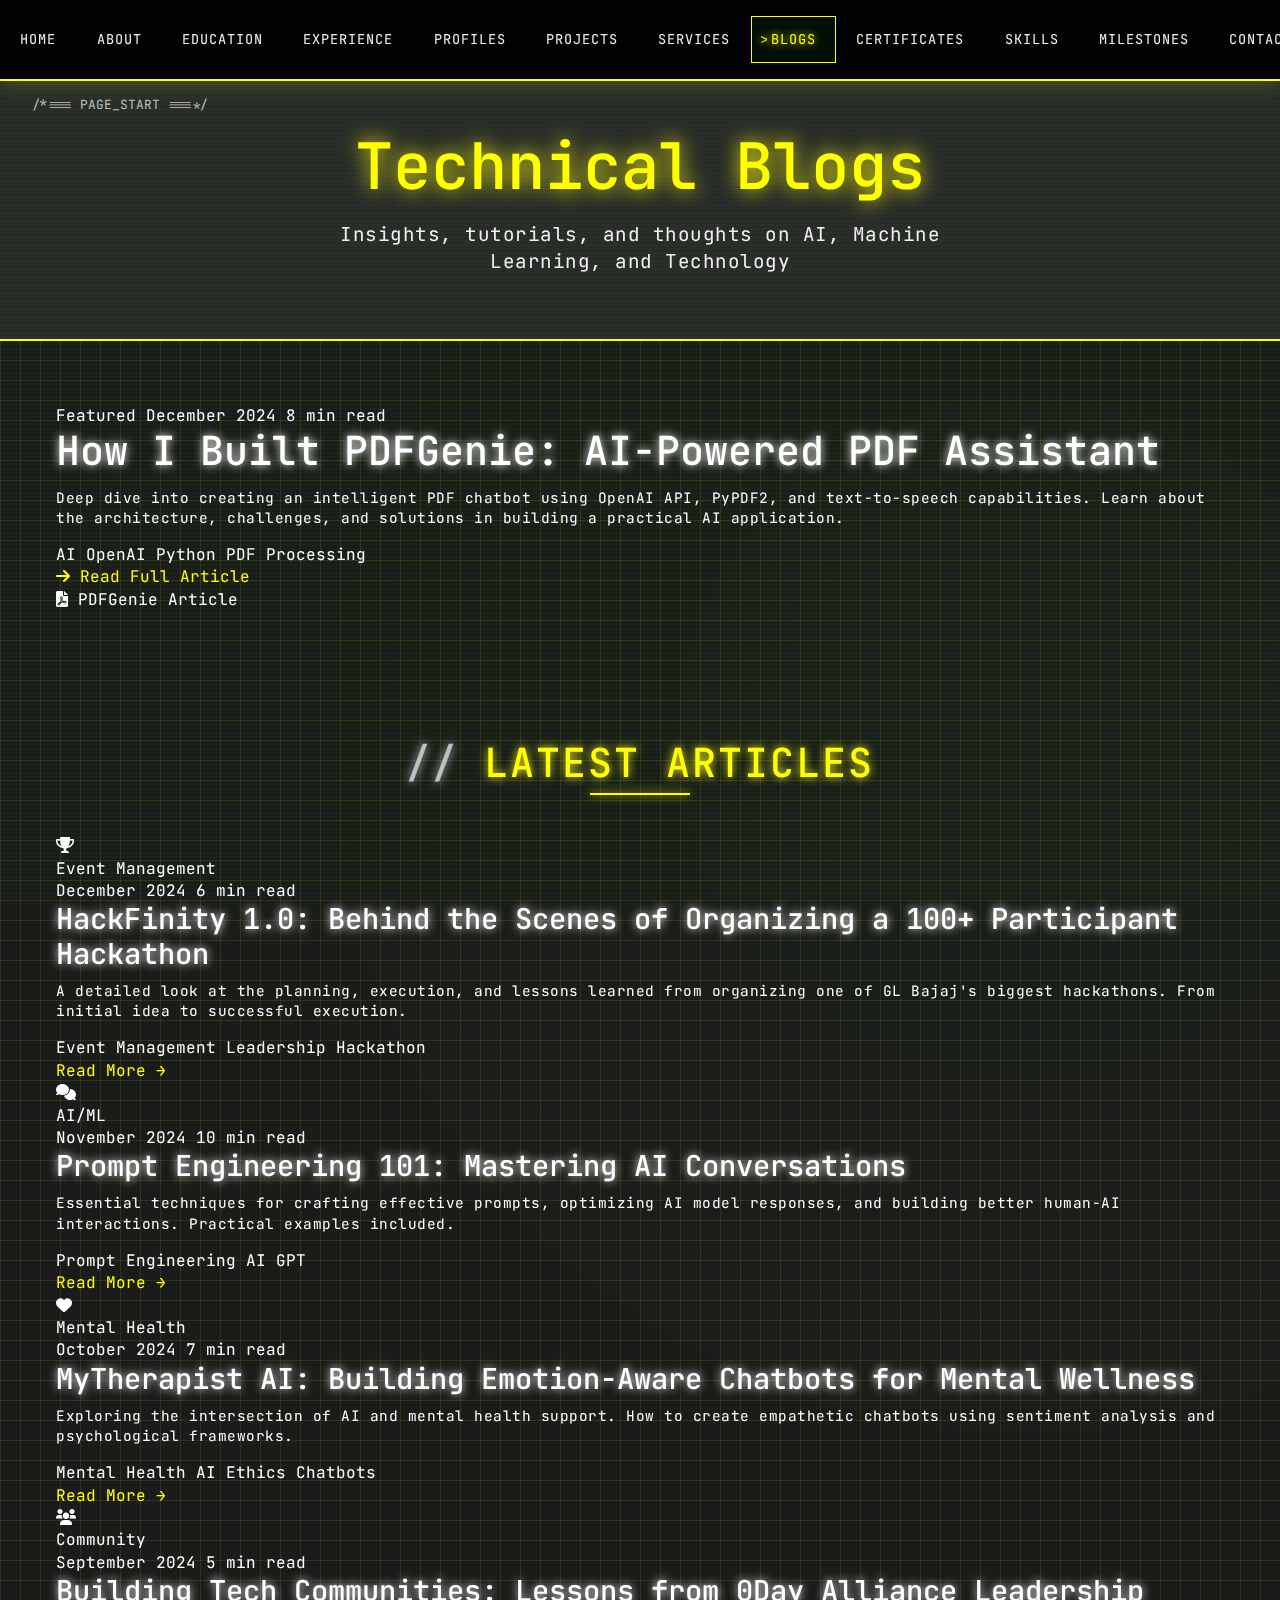
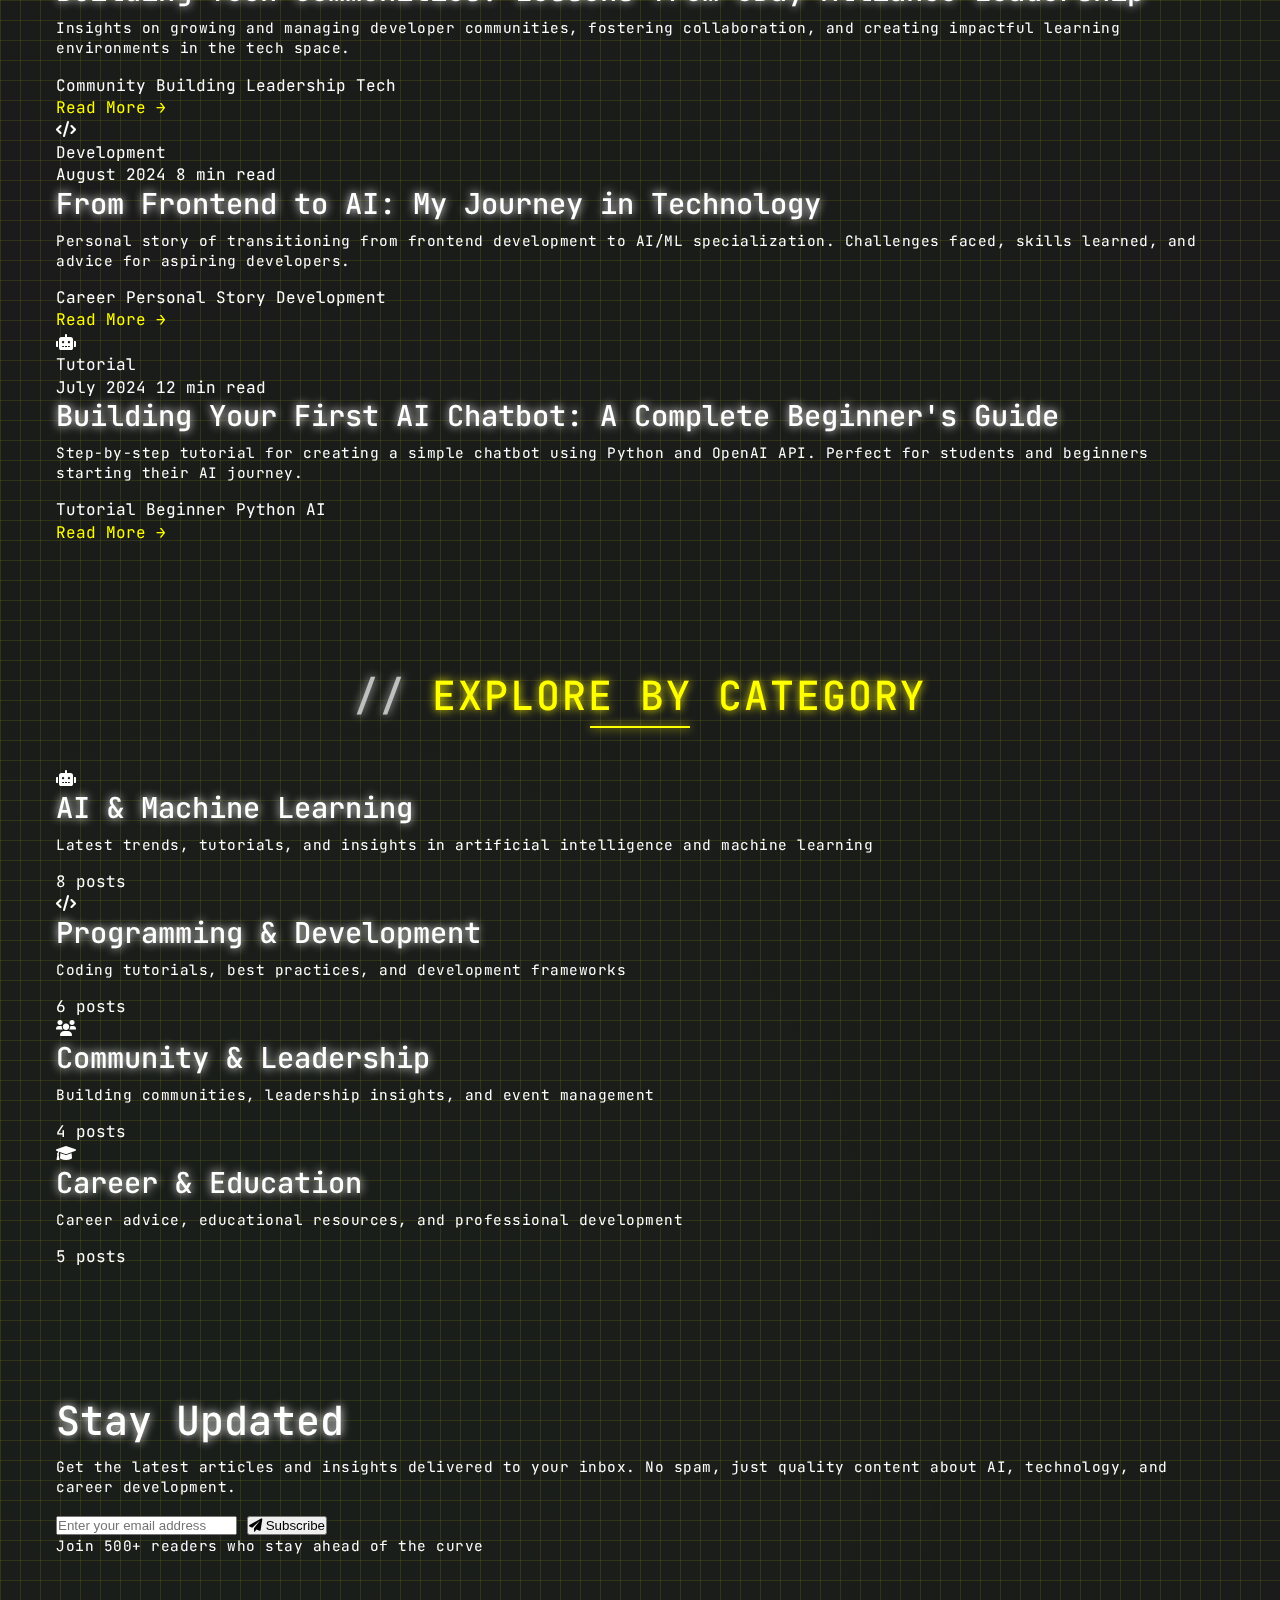
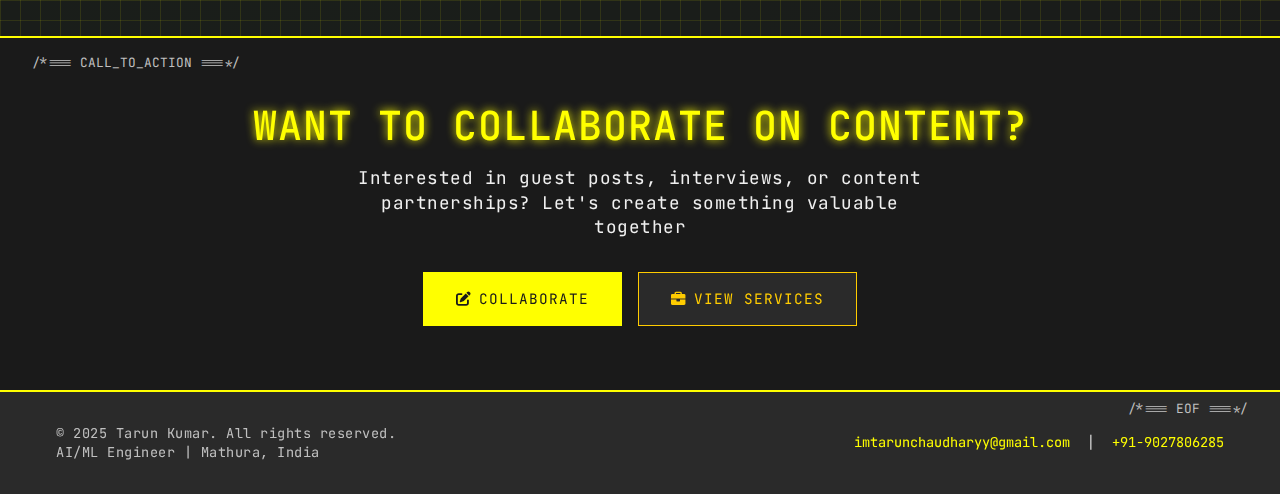
<file: blogs.html>
<!DOCTYPE html>
<html lang="en">
<head>
    <meta charset="UTF-8">
    <meta name="viewport" content="width=device-width, initial-scale=1.0">
    <meta name="description" content="Technical Blogs - Tarun Kumar AI/ML Engineer">
    <title>Blogs - Tarun Kumar</title>
    <link rel="icon" type="image/svg+xml" href="favicon.ico">
    <link rel="stylesheet" href="assets/style.css">
    <link href="https://cdnjs.cloudflare.com/ajax/libs/font-awesome/6.0.0/css/all.min.css" rel="stylesheet">
    <link href="https://fonts.googleapis.com/css2?family=Inter:wght@300;400;500;600;700&family=JetBrains+Mono:wght@400;500&display=swap" rel="stylesheet">
</head>
<body>
    <!-- Header Navigation -->
    <header class="header">
        <nav class="nav">
            <div class="nav-menu" id="nav-menu">
                <ul class="nav-list">
                    <li><a href="index.html" class="nav-link">Home</a></li>
                    <li><a href="about.html" class="nav-link">About</a></li>
                    <li><a href="education.html" class="nav-link">Education</a></li>
                    <li><a href="experience.html" class="nav-link">Experience</a></li>
                    <li><a href="profiles.html" class="nav-link">Profiles</a></li>
                    <li><a href="projects.html" class="nav-link">Projects</a></li>
                    <li><a href="services.html" class="nav-link">Services</a></li>
                    <li><a href="blogs.html" class="nav-link active">Blogs</a></li>
                    <li><a href="certificates.html" class="nav-link">Certificates</a></li>
                    <li><a href="skills.html" class="nav-link">Skills</a></li>
                    <li><a href="milestones.html" class="nav-link">Milestones</a></li>
                    <li><a href="contact.html" class="nav-link">Contact</a></li>
                </ul>
            </div>
            <div class="nav-actions">
                <button class="theme-toggle" id="theme-toggle">
                    <i class="fas fa-moon"></i>
                </button>
                <button class="nav-toggle" id="nav-toggle">
                    <i class="fas fa-bars"></i>
                </button>
            </div>
        </nav>
    </header>

    <!-- Main Content -->
    <main>
        <!-- Page Hero -->
        <section class="page-hero">
            <div class="container">
                <div class="page-hero-content">
                    <h1 class="page-title">Technical Blogs</h1>
                    <p class="page-subtitle">Insights, tutorials, and thoughts on AI, Machine Learning, and Technology</p>
                </div>
            </div>
        </section>

        <!-- Featured Blog -->
        <section class="featured-blog">
            <div class="container">
                <div class="featured-card">
                    <div class="featured-content">
                        <div class="blog-meta">
                            <span class="blog-category featured">Featured</span>
                            <span class="blog-date">December 2024</span>
                            <span class="read-time">8 min read</span>
                        </div>
                        <h2>How I Built PDFGenie: AI-Powered PDF Assistant</h2>
                        <p>Deep dive into creating an intelligent PDF chatbot using OpenAI API, PyPDF2, and text-to-speech capabilities. Learn about the architecture, challenges, and solutions in building a practical AI application.</p>
                        <div class="blog-tags">
                            <span class="tag">AI</span>
                            <span class="tag">OpenAI</span>
                            <span class="tag">Python</span>
                            <span class="tag">PDF Processing</span>
                        </div>
                        <a href="blog-pdfgenie.html" class="read-more-btn">
                            <i class="fas fa-arrow-right"></i>
                            Read Full Article
                        </a>
                    </div>
                    <div class="featured-image">
                        <div class="blog-placeholder">
                            <i class="fas fa-file-pdf"></i>
                            <span>PDFGenie Article</span>
                        </div>
                    </div>
                </div>
            </div>
        </section>

        <!-- Blog Grid -->
        <section class="blogs-section">
            <div class="container">
                <h2 class="section-title">Latest Articles</h2>
                <div class="blogs-grid">
                    <article class="blog-card">
                        <div class="blog-image">
                            <div class="blog-placeholder">
                                <i class="fas fa-trophy"></i>
                            </div>
                            <div class="blog-overlay">
                                <span class="blog-category">Event Management</span>
                            </div>
                        </div>
                        <div class="blog-content">
                            <div class="blog-meta">
                                <span class="blog-date">December 2024</span>
                                <span class="read-time">6 min read</span>
                            </div>
                            <h3>HackFinity 1.0: Behind the Scenes of Organizing a 100+ Participant Hackathon</h3>
                            <p>A detailed look at the planning, execution, and lessons learned from organizing one of GL Bajaj's biggest hackathons. From initial idea to successful execution.</p>
                            <div class="blog-tags">
                                <span class="tag">Event Management</span>
                                <span class="tag">Leadership</span>
                                <span class="tag">Hackathon</span>
                            </div>
                            <a href="#" class="read-more">Read More →</a>
                        </div>
                    </article>

                    <article class="blog-card">
                        <div class="blog-image">
                            <div class="blog-placeholder">
                                <i class="fas fa-comments"></i>
                            </div>
                            <div class="blog-overlay">
                                <span class="blog-category">AI/ML</span>
                            </div>
                        </div>
                        <div class="blog-content">
                            <div class="blog-meta">
                                <span class="blog-date">November 2024</span>
                                <span class="read-time">10 min read</span>
                            </div>
                            <h3>Prompt Engineering 101: Mastering AI Conversations</h3>
                            <p>Essential techniques for crafting effective prompts, optimizing AI model responses, and building better human-AI interactions. Practical examples included.</p>
                            <div class="blog-tags">
                                <span class="tag">Prompt Engineering</span>
                                <span class="tag">AI</span>
                                <span class="tag">GPT</span>
                            </div>
                            <a href="#" class="read-more">Read More →</a>
                        </div>
                    </article>

                    <article class="blog-card">
                        <div class="blog-image">
                            <div class="blog-placeholder">
                                <i class="fas fa-heart"></i>
                            </div>
                            <div class="blog-overlay">
                                <span class="blog-category">Mental Health</span>
                            </div>
                        </div>
                        <div class="blog-content">
                            <div class="blog-meta">
                                <span class="blog-date">October 2024</span>
                                <span class="read-time">7 min read</span>
                            </div>
                            <h3>MyTherapist AI: Building Emotion-Aware Chatbots for Mental Wellness</h3>
                            <p>Exploring the intersection of AI and mental health support. How to create empathetic chatbots using sentiment analysis and psychological frameworks.</p>
                            <div class="blog-tags">
                                <span class="tag">Mental Health</span>
                                <span class="tag">AI Ethics</span>
                                <span class="tag">Chatbots</span>
                            </div>
                            <a href="#" class="read-more">Read More →</a>
                        </div>
                    </article>

                    <article class="blog-card">
                        <div class="blog-image">
                            <div class="blog-placeholder">
                                <i class="fas fa-users"></i>
                            </div>
                            <div class="blog-overlay">
                                <span class="blog-category">Community</span>
                            </div>
                        </div>
                        <div class="blog-content">
                            <div class="blog-meta">
                                <span class="blog-date">September 2024</span>
                                <span class="read-time">5 min read</span>
                            </div>
                            <h3>Building Tech Communities: Lessons from 0Day Alliance Leadership</h3>
                            <p>Insights on growing and managing developer communities, fostering collaboration, and creating impactful learning environments in the tech space.</p>
                            <div class="blog-tags">
                                <span class="tag">Community Building</span>
                                <span class="tag">Leadership</span>
                                <span class="tag">Tech</span>
                            </div>
                            <a href="#" class="read-more">Read More →</a>
                        </div>
                    </article>

                    <article class="blog-card">
                        <div class="blog-image">
                            <div class="blog-placeholder">
                                <i class="fas fa-code"></i>
                            </div>
                            <div class="blog-overlay">
                                <span class="blog-category">Development</span>
                            </div>
                        </div>
                        <div class="blog-content">
                            <div class="blog-meta">
                                <span class="blog-date">August 2024</span>
                                <span class="read-time">8 min read</span>
                            </div>
                            <h3>From Frontend to AI: My Journey in Technology</h3>
                            <p>Personal story of transitioning from frontend development to AI/ML specialization. Challenges faced, skills learned, and advice for aspiring developers.</p>
                            <div class="blog-tags">
                                <span class="tag">Career</span>
                                <span class="tag">Personal Story</span>
                                <span class="tag">Development</span>
                            </div>
                            <a href="#" class="read-more">Read More →</a>
                        </div>
                    </article>

                    <article class="blog-card">
                        <div class="blog-image">
                            <div class="blog-placeholder">
                                <i class="fas fa-robot"></i>
                            </div>
                            <div class="blog-overlay">
                                <span class="blog-category">Tutorial</span>
                            </div>
                        </div>
                        <div class="blog-content">
                            <div class="blog-meta">
                                <span class="blog-date">July 2024</span>
                                <span class="read-time">12 min read</span>
                            </div>
                            <h3>Building Your First AI Chatbot: A Complete Beginner's Guide</h3>
                            <p>Step-by-step tutorial for creating a simple chatbot using Python and OpenAI API. Perfect for students and beginners starting their AI journey.</p>
                            <div class="blog-tags">
                                <span class="tag">Tutorial</span>
                                <span class="tag">Beginner</span>
                                <span class="tag">Python</span>
                                <span class="tag">AI</span>
                            </div>
                            <a href="#" class="read-more">Read More →</a>
                        </div>
                    </article>
                </div>
            </div>
        </section>

        <!-- Blog Categories -->
        <section class="categories-section">
            <div class="container">
                <h2 class="section-title">Explore by Category</h2>
                <div class="categories-grid">
                    <div class="category-card">
                        <div class="category-icon">
                            <i class="fas fa-robot"></i>
                        </div>
                        <h3>AI & Machine Learning</h3>
                        <p>Latest trends, tutorials, and insights in artificial intelligence and machine learning</p>
                        <span class="post-count">8 posts</span>
                    </div>
                    <div class="category-card">
                        <div class="category-icon">
                            <i class="fas fa-code"></i>
                        </div>
                        <h3>Programming & Development</h3>
                        <p>Coding tutorials, best practices, and development frameworks</p>
                        <span class="post-count">6 posts</span>
                    </div>
                    <div class="category-card">
                        <div class="category-icon">
                            <i class="fas fa-users"></i>
                        </div>
                        <h3>Community & Leadership</h3>
                        <p>Building communities, leadership insights, and event management</p>
                        <span class="post-count">4 posts</span>
                    </div>
                    <div class="category-card">
                        <div class="category-icon">
                            <i class="fas fa-graduation-cap"></i>
                        </div>
                        <h3>Career & Education</h3>
                        <p>Career advice, educational resources, and professional development</p>
                        <span class="post-count">5 posts</span>
                    </div>
                </div>
            </div>
        </section>

        <!-- Newsletter -->
        <section class="newsletter-section">
            <div class="container">
                <div class="newsletter-content">
                    <div class="newsletter-text">
                        <h2>Stay Updated</h2>
                        <p>Get the latest articles and insights delivered to your inbox. No spam, just quality content about AI, technology, and career development.</p>
                    </div>
                    <div class="newsletter-form">
                        <form id="newsletter-form" onsubmit="handleNewsletterSubmit(event)">
                            <div class="input-group">
                                <input type="email" name="email" placeholder="Enter your email address" required>
                                <button type="submit" class="subscribe-btn">
                                    <i class="fas fa-paper-plane"></i>
                                    Subscribe
                                </button>
                            </div>
                        </form>
                        <p class="newsletter-note">Join 500+ readers who stay ahead of the curve</p>
                    </div>
                </div>
            </div>
        </section>

        <!-- Call to Action -->
        <section class="cta-section">
            <div class="container">
                <div class="cta-content">
                    <h2>Want to Collaborate on Content?</h2>
                    <p>Interested in guest posts, interviews, or content partnerships? Let's create something valuable together</p>
                    <div class="cta-buttons">
                        <a href="contact.html" class="btn btn-primary">
                            <i class="fas fa-edit"></i>
                            Collaborate
                        </a>
                        <a href="services.html" class="btn btn-secondary">
                            <i class="fas fa-briefcase"></i>
                            View Services
                        </a>
                    </div>
                </div>
            </div>
        </section>
    </main>

    <!-- Footer -->
    <footer class="footer">
        <div class="container">
            <div class="footer-content">
                <div class="footer-info">
                    <p>&copy; 2025 Tarun Kumar. All rights reserved.</p>
                    <p>AI/ML Engineer | Mathura, India</p>
                </div>
                <div class="footer-links">
                    <a href="mailto:imtarunchaudharyy@gmail.com">imtarunchaudharyy@gmail.com</a>
                    <span>|</span>
                    <a href="tel:+919027806285">+91-9027806285</a>
                </div>
            </div>
        </div>
    </footer>

    <script src="assets/script.js"></script>
</body>
</html>
</file>
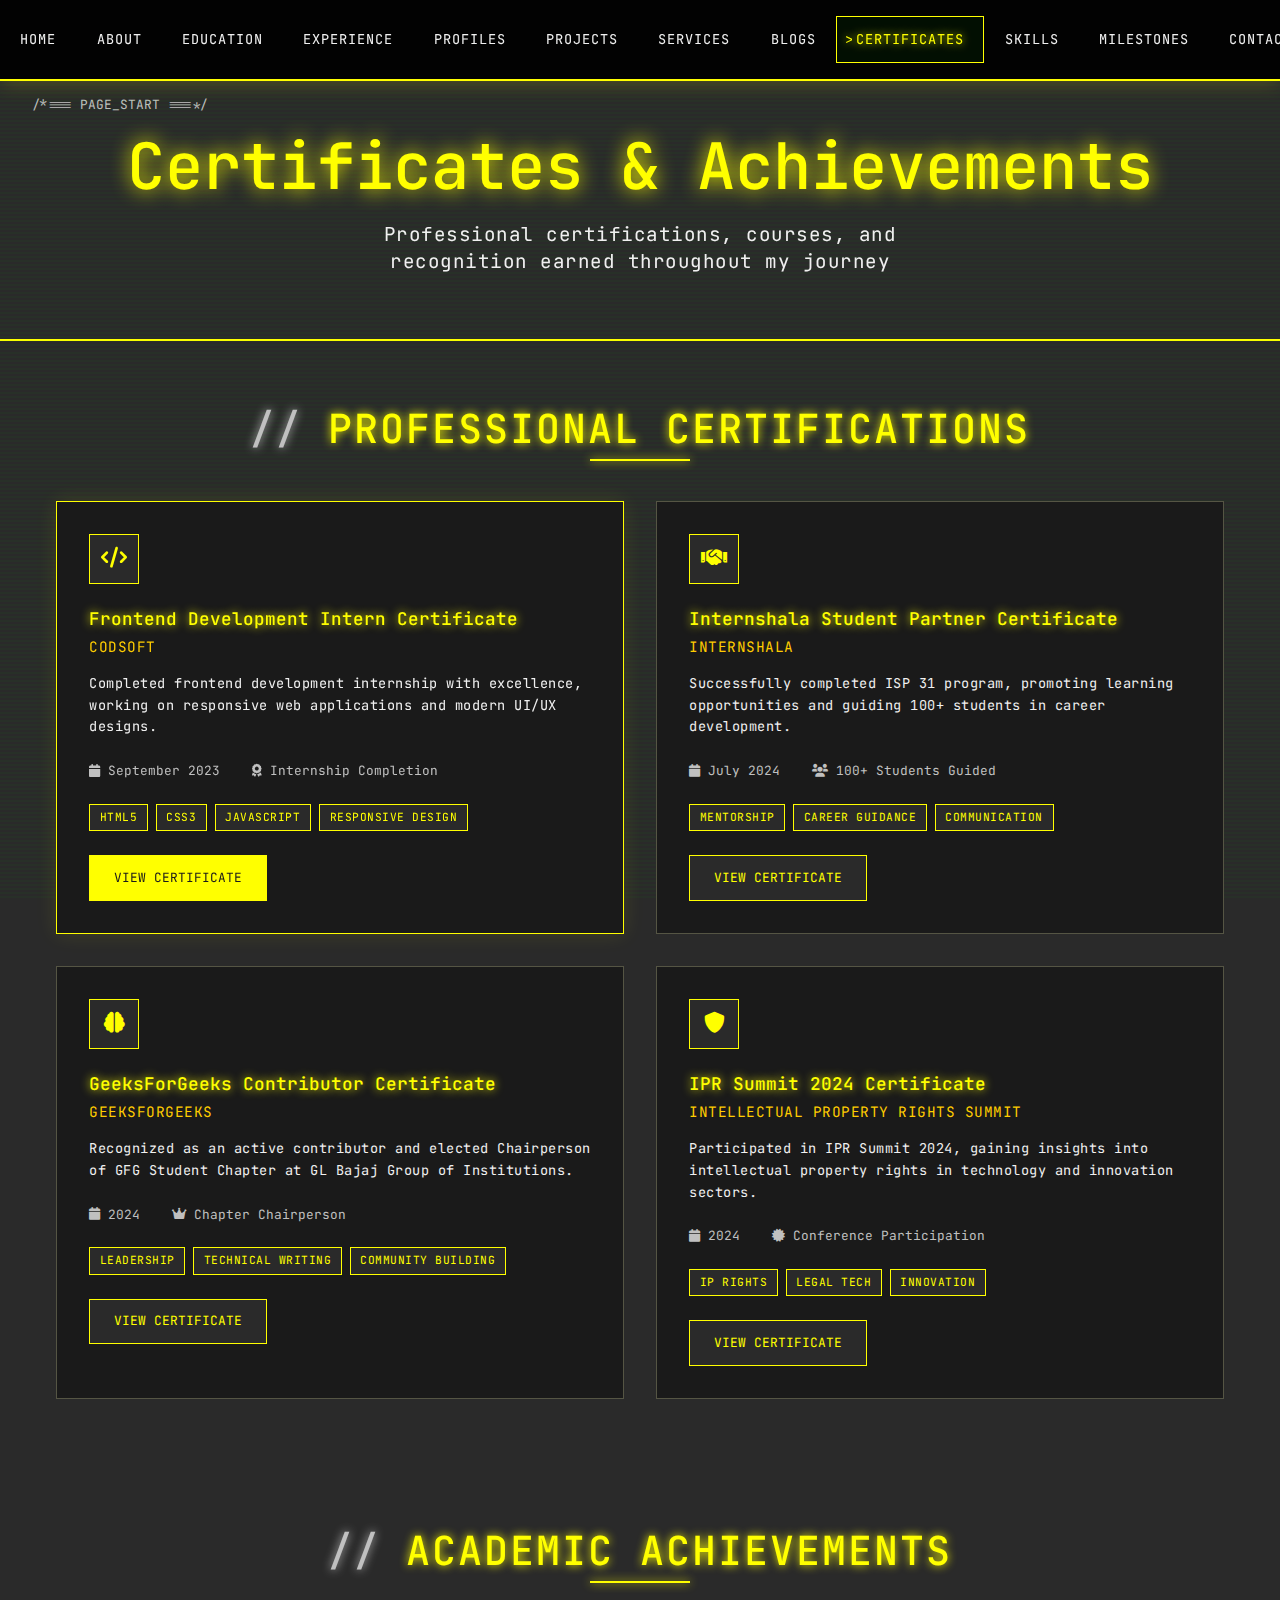
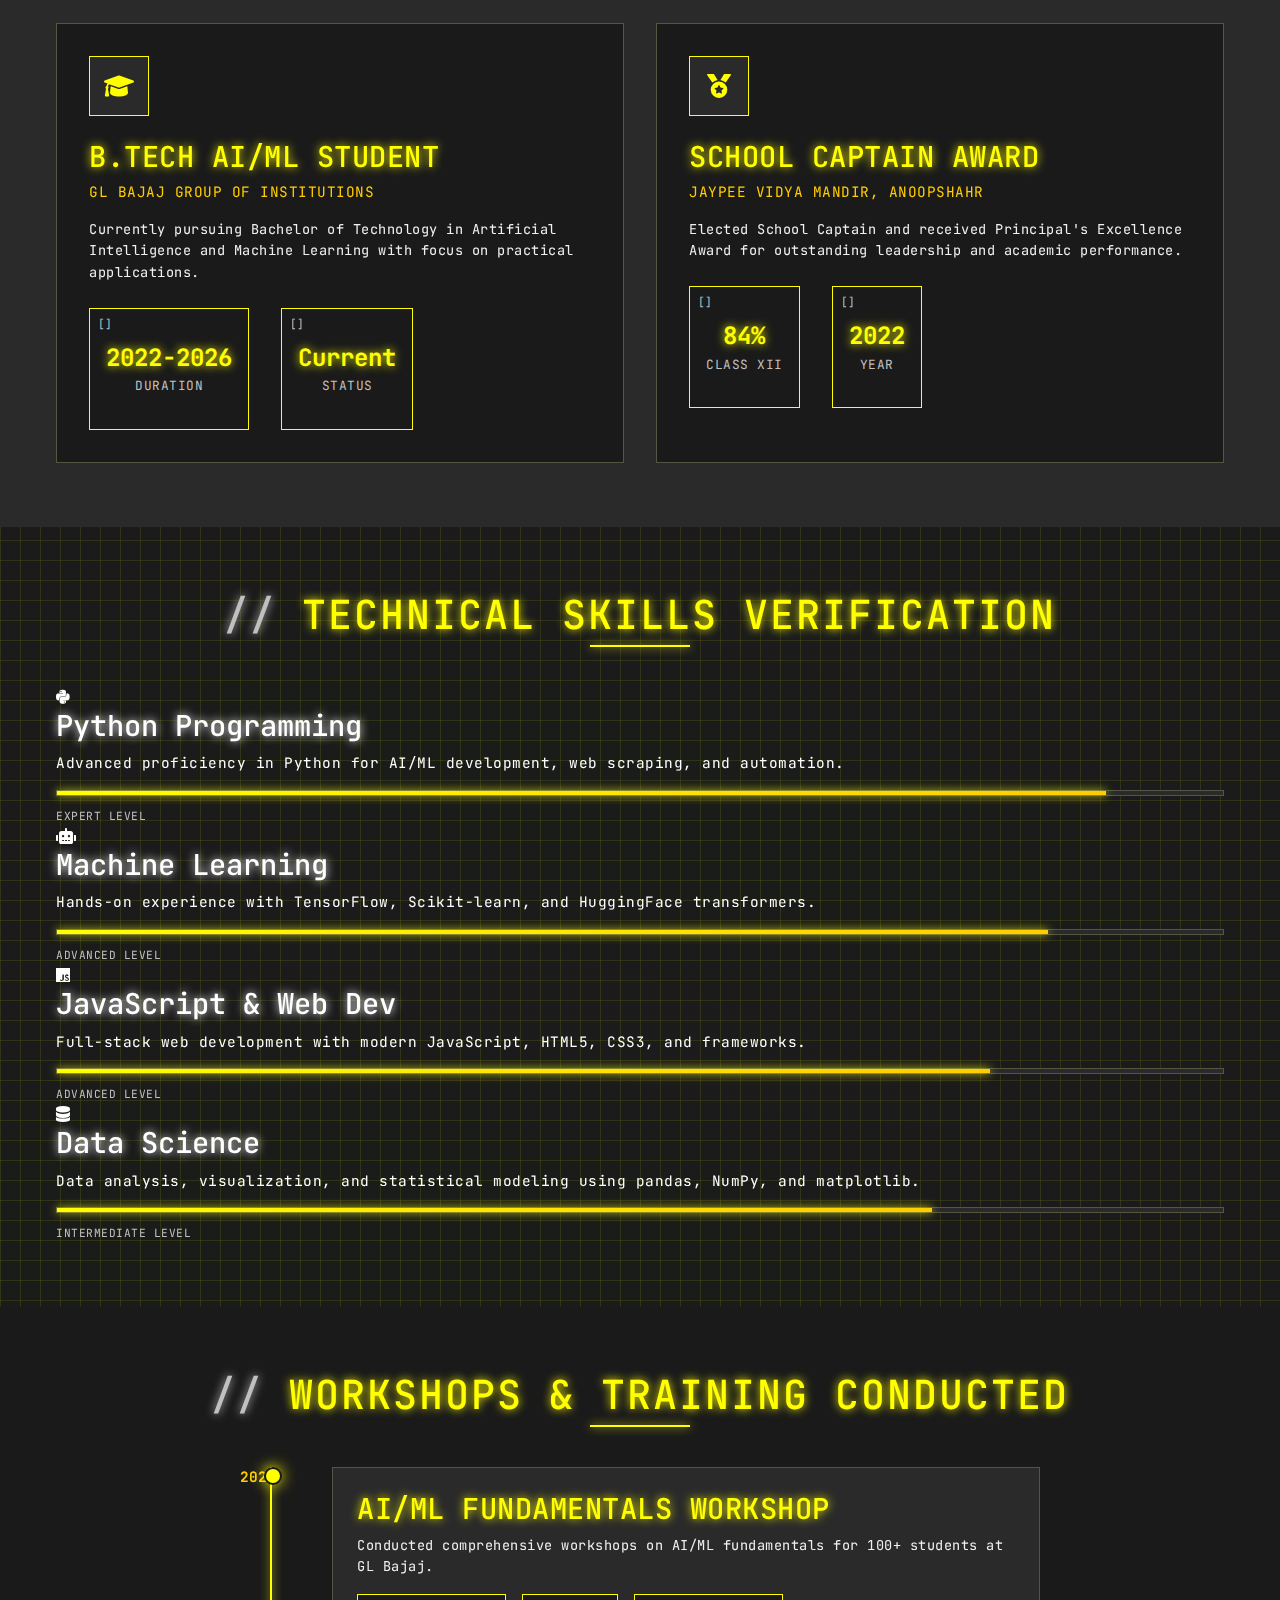
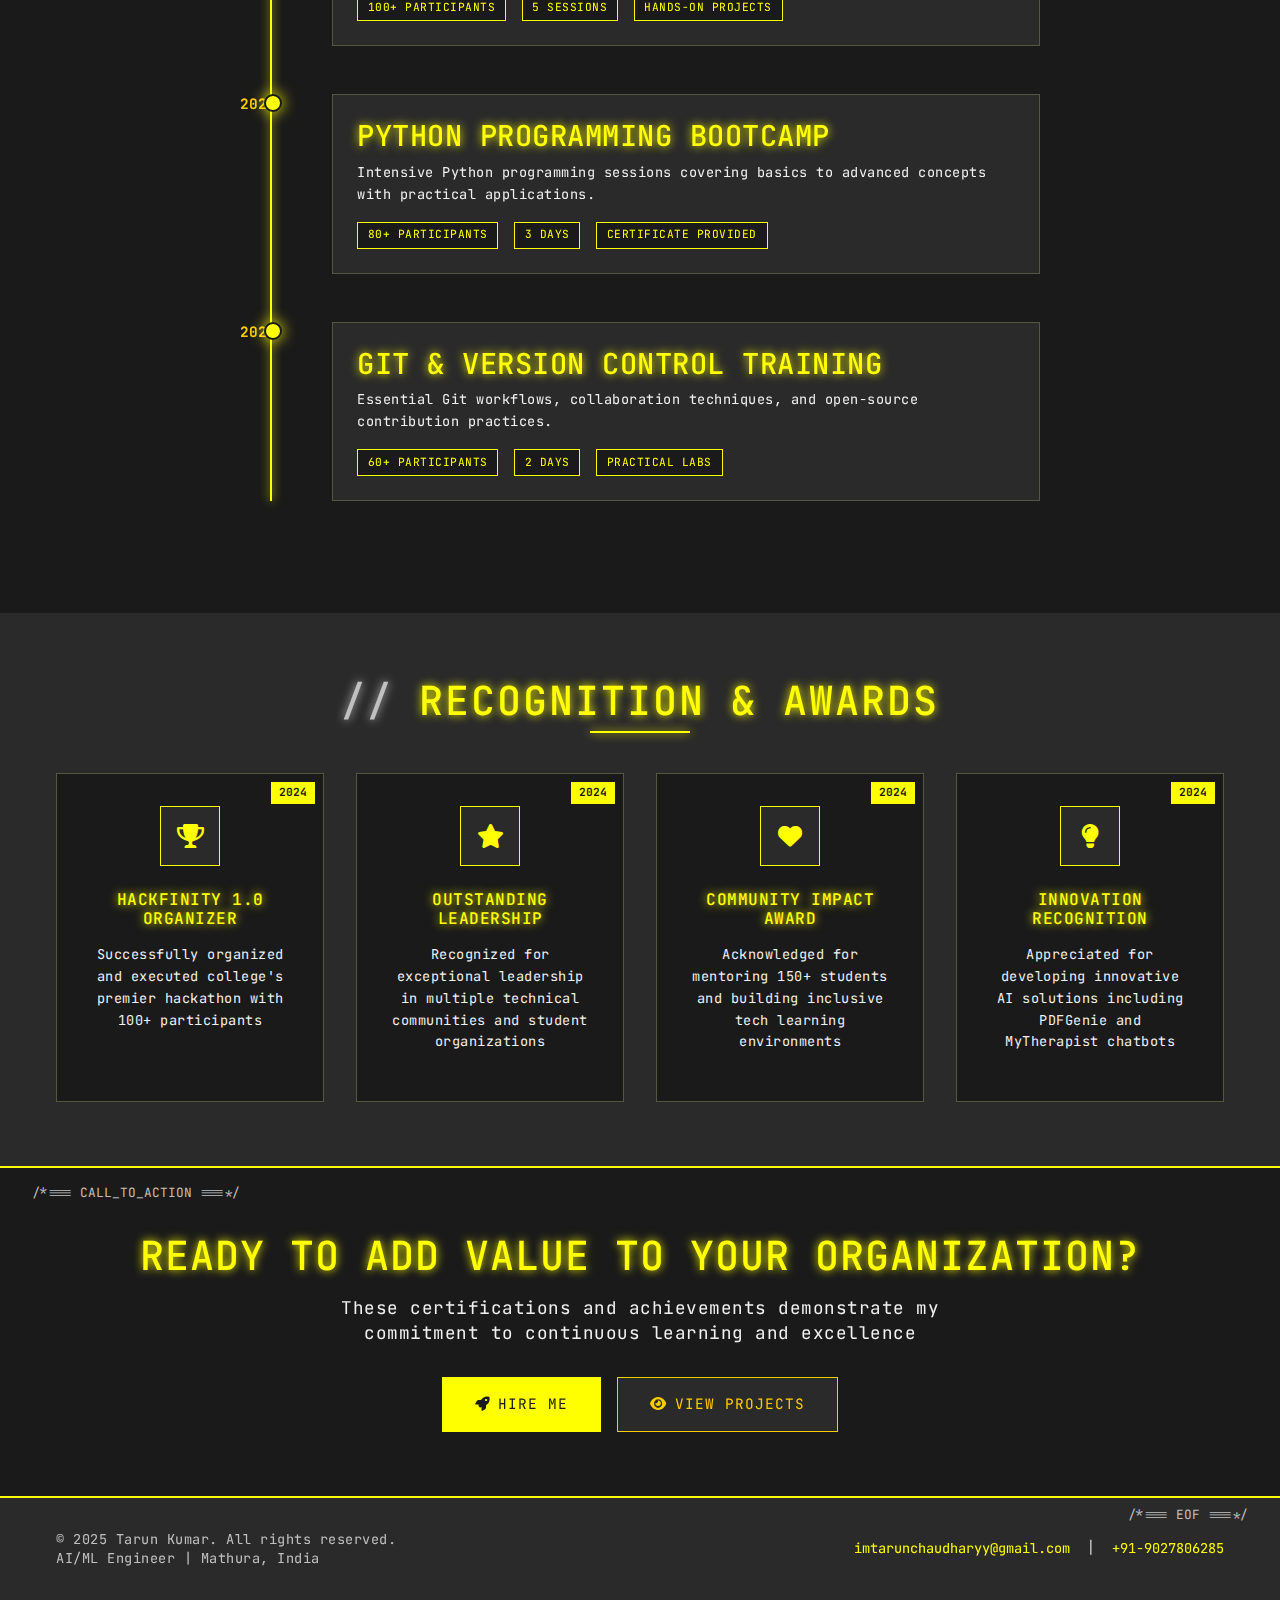
<file: certificates.html>
<!DOCTYPE html>
<html lang="en">
<head>
    <meta charset="UTF-8">
    <meta name="viewport" content="width=device-width, initial-scale=1.0">
    <meta name="description" content="Certificates & Achievements - Tarun Kumar AI/ML Engineer">
    <title>Certificates - Tarun Kumar</title>
    <link rel="icon" type="image/svg+xml" href="favicon.ico">
    <link rel="stylesheet" href="assets/style.css">
    <link href="https://cdnjs.cloudflare.com/ajax/libs/font-awesome/6.0.0/css/all.min.css" rel="stylesheet">
    <link href="https://fonts.googleapis.com/css2?family=Inter:wght@300;400;500;600;700&family=JetBrains+Mono:wght@400;500&display=swap" rel="stylesheet">
</head>
<body>
    <!-- Header Navigation -->
    <header class="header">
        <nav class="nav">
            <div class="nav-menu" id="nav-menu">
                <ul class="nav-list">
                    <li><a href="index.html" class="nav-link">Home</a></li>
                    <li><a href="about.html" class="nav-link">About</a></li>
                    <li><a href="education.html" class="nav-link">Education</a></li>
                    <li><a href="experience.html" class="nav-link">Experience</a></li>
                    <li><a href="profiles.html" class="nav-link">Profiles</a></li>
                    <li><a href="projects.html" class="nav-link">Projects</a></li>
                    <li><a href="services.html" class="nav-link">Services</a></li>
                    <li><a href="blogs.html" class="nav-link">Blogs</a></li>
                    <li><a href="certificates.html" class="nav-link active">Certificates</a></li>
                    <li><a href="skills.html" class="nav-link">Skills</a></li>
                    <li><a href="milestones.html" class="nav-link">Milestones</a></li>
                    <li><a href="contact.html" class="nav-link">Contact</a></li>
                </ul>
            </div>
            <div class="nav-actions">
                <button class="theme-toggle" id="theme-toggle">
                    <i class="fas fa-moon"></i>
                </button>
                <button class="nav-toggle" id="nav-toggle">
                    <i class="fas fa-bars"></i>
                </button>
            </div>
        </nav>
    </header>

    <!-- Main Content -->
    <main>
        <!-- Page Hero -->
        <section class="page-hero">
            <div class="container">
                <div class="page-hero-content">
                    <h1 class="page-title">Certificates & Achievements</h1>
                    <p class="page-subtitle">Professional certifications, courses, and recognition earned throughout my journey</p>
                </div>
            </div>
        </section>

        <!-- Professional Certifications -->
        <section class="certificates-section">
            <div class="container">
                <h2 class="section-title">Professional Certifications</h2>
                <div class="certificates-grid">
                    <div class="certificate-card featured">
                        <div class="certificate-icon">
                            <i class="fas fa-code"></i>
                        </div>
                        <div class="certificate-content">
                            <h3>Frontend Development Intern Certificate</h3>
                            <p class="issuer">CodSoft</p>
                            <p class="description">Completed frontend development internship with excellence, working on responsive web applications and modern UI/UX designs.</p>
                            <div class="certificate-details">
                                <div class="detail-item">
                                    <i class="fas fa-calendar"></i>
                                    <span>September 2023</span>
                                </div>
                                <div class="detail-item">
                                    <i class="fas fa-award"></i>
                                    <span>Internship Completion</span>
                                </div>
                            </div>
                            <div class="certificate-skills">
                                <span class="skill-badge">HTML5</span>
                                <span class="skill-badge">CSS3</span>
                                <span class="skill-badge">JavaScript</span>
                                <span class="skill-badge">Responsive Design</span>
                            </div>
                        </div>
                        <div class="certificate-actions">
                            <a href="#" class="cert-btn primary">View Certificate</a>
                        </div>
                    </div>

                    <div class="certificate-card">
                        <div class="certificate-icon">
                            <i class="fas fa-handshake"></i>
                        </div>
                        <div class="certificate-content">
                            <h3>Internshala Student Partner Certificate</h3>
                            <p class="issuer">Internshala</p>
                            <p class="description">Successfully completed ISP 31 program, promoting learning opportunities and guiding 100+ students in career development.</p>
                            <div class="certificate-details">
                                <div class="detail-item">
                                    <i class="fas fa-calendar"></i>
                                    <span>July 2024</span>
                                </div>
                                <div class="detail-item">
                                    <i class="fas fa-users"></i>
                                    <span>100+ Students Guided</span>
                                </div>
                            </div>
                            <div class="certificate-skills">
                                <span class="skill-badge">Mentorship</span>
                                <span class="skill-badge">Career Guidance</span>
                                <span class="skill-badge">Communication</span>
                            </div>
                        </div>
                        <div class="certificate-actions">
                            <a href="#" class="cert-btn">View Certificate</a>
                        </div>
                    </div>

                    <div class="certificate-card">
                        <div class="certificate-icon">
                            <i class="fas fa-brain"></i>
                        </div>
                        <div class="certificate-content">
                            <h3>GeeksForGeeks Contributor Certificate</h3>
                            <p class="issuer">GeeksForGeeks</p>
                            <p class="description">Recognized as an active contributor and elected Chairperson of GFG Student Chapter at GL Bajaj Group of Institutions.</p>
                            <div class="certificate-details">
                                <div class="detail-item">
                                    <i class="fas fa-calendar"></i>
                                    <span>2024</span>
                                </div>
                                <div class="detail-item">
                                    <i class="fas fa-crown"></i>
                                    <span>Chapter Chairperson</span>
                                </div>
                            </div>
                            <div class="certificate-skills">
                                <span class="skill-badge">Leadership</span>
                                <span class="skill-badge">Technical Writing</span>
                                <span class="skill-badge">Community Building</span>
                            </div>
                        </div>
                        <div class="certificate-actions">
                            <a href="#" class="cert-btn">View Certificate</a>
                        </div>
                    </div>

                    <div class="certificate-card">
                        <div class="certificate-icon">
                            <i class="fas fa-shield-alt"></i>
                        </div>
                        <div class="certificate-content">
                            <h3>IPR Summit 2024 Certificate</h3>
                            <p class="issuer">Intellectual Property Rights Summit</p>
                            <p class="description">Participated in IPR Summit 2024, gaining insights into intellectual property rights in technology and innovation sectors.</p>
                            <div class="certificate-details">
                                <div class="detail-item">
                                    <i class="fas fa-calendar"></i>
                                    <span>2024</span>
                                </div>
                                <div class="detail-item">
                                    <i class="fas fa-certificate"></i>
                                    <span>Conference Participation</span>
                                </div>
                            </div>
                            <div class="certificate-skills">
                                <span class="skill-badge">IP Rights</span>
                                <span class="skill-badge">Legal Tech</span>
                                <span class="skill-badge">Innovation</span>
                            </div>
                        </div>
                        <div class="certificate-actions">
                            <a href="#" class="cert-btn">View Certificate</a>
                        </div>
                    </div>
                </div>
            </div>
        </section>

        <!-- Academic Achievements -->
        <section class="academic-section">
            <div class="container">
                <h2 class="section-title">Academic Achievements</h2>
                <div class="achievements-grid">
                    <div class="achievement-card">
                        <div class="achievement-icon">
                            <i class="fas fa-graduation-cap"></i>
                        </div>
                        <div class="achievement-content">
                            <h3>B.Tech AI/ML Student</h3>
                            <p class="institution">GL Bajaj Group of Institutions</p>
                            <p class="description">Currently pursuing Bachelor of Technology in Artificial Intelligence and Machine Learning with focus on practical applications.</p>
                            <div class="achievement-stats">
                                <div class="stat-item">
                                    <span class="stat-value">2022-2026</span>
                                    <span class="stat-label">Duration</span>
                                </div>
                                <div class="stat-item">
                                    <span class="stat-value">Current</span>
                                    <span class="stat-label">Status</span>
                                </div>
                            </div>
                        </div>
                    </div>

                    <div class="achievement-card">
                        <div class="achievement-icon">
                            <i class="fas fa-medal"></i>
                        </div>
                        <div class="achievement-content">
                            <h3>School Captain Award</h3>
                            <p class="institution">Jaypee Vidya Mandir, Anoopshahr</p>
                            <p class="description">Elected School Captain and received Principal's Excellence Award for outstanding leadership and academic performance.</p>
                            <div class="achievement-stats">
                                <div class="stat-item">
                                    <span class="stat-value">84%</span>
                                    <span class="stat-label">Class XII</span>
                                </div>
                                <div class="stat-item">
                                    <span class="stat-value">2022</span>
                                    <span class="stat-label">Year</span>
                                </div>
                            </div>
                        </div>
                    </div>
                </div>
            </div>
        </section>

        <!-- Technical Skills Certifications -->
        <section class="technical-certs-section">
            <div class="container">
                <h2 class="section-title">Technical Skills Verification</h2>
                <div class="tech-certs-grid">
                    <div class="tech-cert-card">
                        <div class="tech-cert-header">
                            <i class="fab fa-python"></i>
                            <h3>Python Programming</h3>
                        </div>
                        <div class="tech-cert-content">
                            <p>Advanced proficiency in Python for AI/ML development, web scraping, and automation.</p>
                            <div class="proficiency-bar">
                                <div class="proficiency-fill" style="width: 90%"></div>
                            </div>
                            <span class="proficiency-level">Expert Level</span>
                        </div>
                    </div>

                    <div class="tech-cert-card">
                        <div class="tech-cert-header">
                            <i class="fas fa-robot"></i>
                            <h3>Machine Learning</h3>
                        </div>
                        <div class="tech-cert-content">
                            <p>Hands-on experience with TensorFlow, Scikit-learn, and HuggingFace transformers.</p>
                            <div class="proficiency-bar">
                                <div class="proficiency-fill" style="width: 85%"></div>
                            </div>
                            <span class="proficiency-level">Advanced Level</span>
                        </div>
                    </div>

                    <div class="tech-cert-card">
                        <div class="tech-cert-header">
                            <i class="fab fa-js"></i>
                            <h3>JavaScript & Web Dev</h3>
                        </div>
                        <div class="tech-cert-content">
                            <p>Full-stack web development with modern JavaScript, HTML5, CSS3, and frameworks.</p>
                            <div class="proficiency-bar">
                                <div class="proficiency-fill" style="width: 80%"></div>
                            </div>
                            <span class="proficiency-level">Advanced Level</span>
                        </div>
                    </div>

                    <div class="tech-cert-card">
                        <div class="tech-cert-header">
                            <i class="fas fa-database"></i>
                            <h3>Data Science</h3>
                        </div>
                        <div class="tech-cert-content">
                            <p>Data analysis, visualization, and statistical modeling using pandas, NumPy, and matplotlib.</p>
                            <div class="proficiency-bar">
                                <div class="proficiency-fill" style="width: 75%"></div>
                            </div>
                            <span class="proficiency-level">Intermediate Level</span>
                        </div>
                    </div>
                </div>
            </div>
        </section>

        <!-- Workshops & Training -->
        <section class="workshops-section">
            <div class="container">
                <h2 class="section-title">Workshops & Training Conducted</h2>
                <div class="workshops-timeline">
                    <div class="workshop-item">
                        <div class="workshop-date">2024</div>
                        <div class="workshop-content">
                            <h3>AI/ML Fundamentals Workshop</h3>
                            <p>Conducted comprehensive workshops on AI/ML fundamentals for 100+ students at GL Bajaj.</p>
                            <div class="workshop-stats">
                                <span class="stat">100+ Participants</span>
                                <span class="stat">5 Sessions</span>
                                <span class="stat">Hands-on Projects</span>
                            </div>
                        </div>
                    </div>

                    <div class="workshop-item">
                        <div class="workshop-date">2024</div>
                        <div class="workshop-content">
                            <h3>Python Programming Bootcamp</h3>
                            <p>Intensive Python programming sessions covering basics to advanced concepts with practical applications.</p>
                            <div class="workshop-stats">
                                <span class="stat">80+ Participants</span>
                                <span class="stat">3 Days</span>
                                <span class="stat">Certificate Provided</span>
                            </div>
                        </div>
                    </div>

                    <div class="workshop-item">
                        <div class="workshop-date">2024</div>
                        <div class="workshop-content">
                            <h3>Git & Version Control Training</h3>
                            <p>Essential Git workflows, collaboration techniques, and open-source contribution practices.</p>
                            <div class="workshop-stats">
                                <span class="stat">60+ Participants</span>
                                <span class="stat">2 Days</span>
                                <span class="stat">Practical Labs</span>
                            </div>
                        </div>
                    </div>
                </div>
            </div>
        </section>

        <!-- Recognition & Awards -->
        <section class="recognition-section">
            <div class="container">
                <h2 class="section-title">Recognition & Awards</h2>
                <div class="recognition-grid">
                    <div class="recognition-card">
                        <div class="recognition-icon">
                            <i class="fas fa-trophy"></i>
                        </div>
                        <h3>HackFinity 1.0 Organizer</h3>
                        <p>Successfully organized and executed college's premier hackathon with 100+ participants</p>
                        <span class="recognition-year">2024</span>
                    </div>

                    <div class="recognition-card">
                        <div class="recognition-icon">
                            <i class="fas fa-star"></i>
                        </div>
                        <h3>Outstanding Leadership</h3>
                        <p>Recognized for exceptional leadership in multiple technical communities and student organizations</p>
                        <span class="recognition-year">2024</span>
                    </div>

                    <div class="recognition-card">
                        <div class="recognition-icon">
                            <i class="fas fa-heart"></i>
                        </div>
                        <h3>Community Impact Award</h3>
                        <p>Acknowledged for mentoring 150+ students and building inclusive tech learning environments</p>
                        <span class="recognition-year">2024</span>
                    </div>

                    <div class="recognition-card">
                        <div class="recognition-icon">
                            <i class="fas fa-lightbulb"></i>
                        </div>
                        <h3>Innovation Recognition</h3>
                        <p>Appreciated for developing innovative AI solutions including PDFGenie and MyTherapist chatbots</p>
                        <span class="recognition-year">2024</span>
                    </div>
                </div>
            </div>
        </section>

        <!-- Call to Action -->
        <section class="cta-section">
            <div class="container">
                <div class="cta-content">
                    <h2>Ready to Add Value to Your Organization?</h2>
                    <p>These certifications and achievements demonstrate my commitment to continuous learning and excellence</p>
                    <div class="cta-buttons">
                        <a href="contact.html" class="btn btn-primary">
                            <i class="fas fa-rocket"></i>
                            Hire Me
                        </a>
                        <a href="projects.html" class="btn btn-secondary">
                            <i class="fas fa-eye"></i>
                            View Projects
                        </a>
                    </div>
                </div>
            </div>
        </section>
    </main>

    <!-- Footer -->
    <footer class="footer">
        <div class="container">
            <div class="footer-content">
                <div class="footer-info">
                    <p>&copy; 2025 Tarun Kumar. All rights reserved.</p>
                    <p>AI/ML Engineer | Mathura, India</p>
                </div>
                <div class="footer-links">
                    <a href="mailto:imtarunchaudharyy@gmail.com">imtarunchaudharyy@gmail.com</a>
                    <span>|</span>
                    <a href="tel:+919027806285">+91-9027806285</a>
                </div>
            </div>
        </div>
    </footer>

    <script src="assets/script.js"></script>
</body>
</html>
</file>
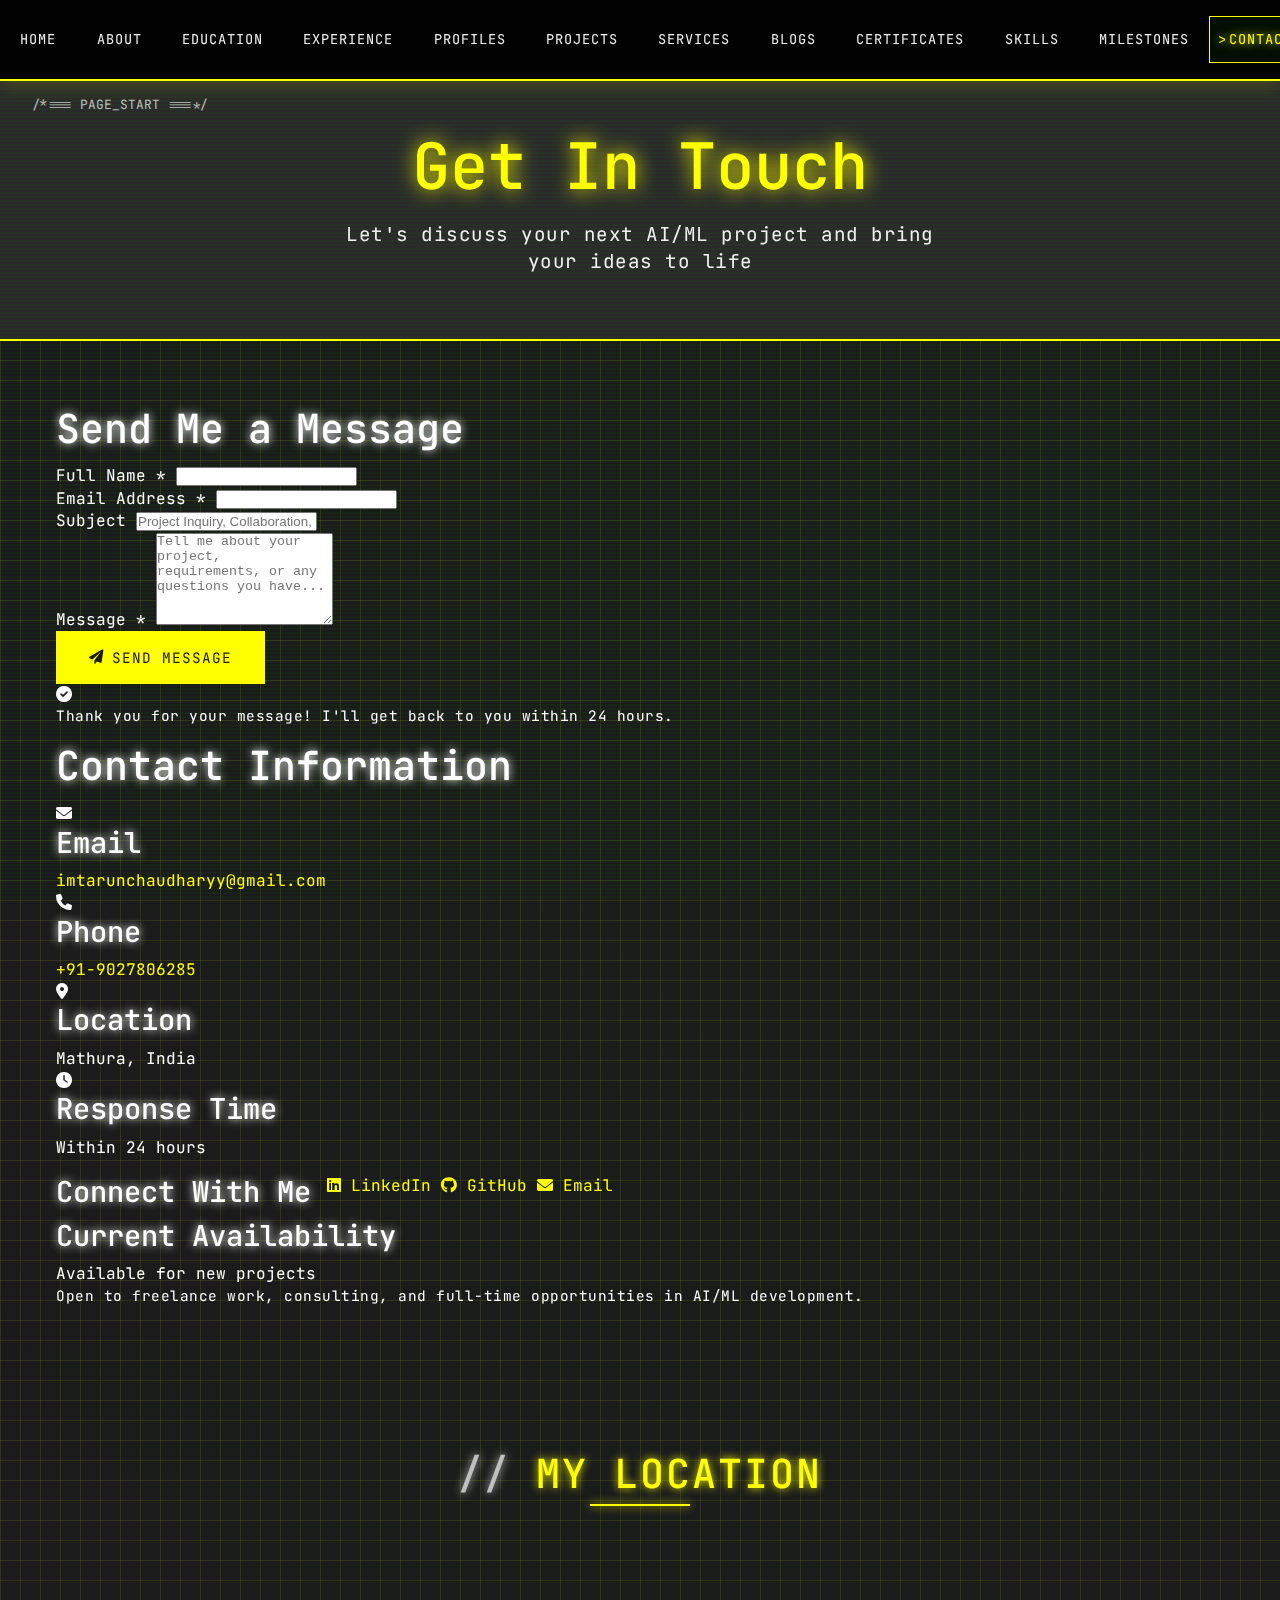
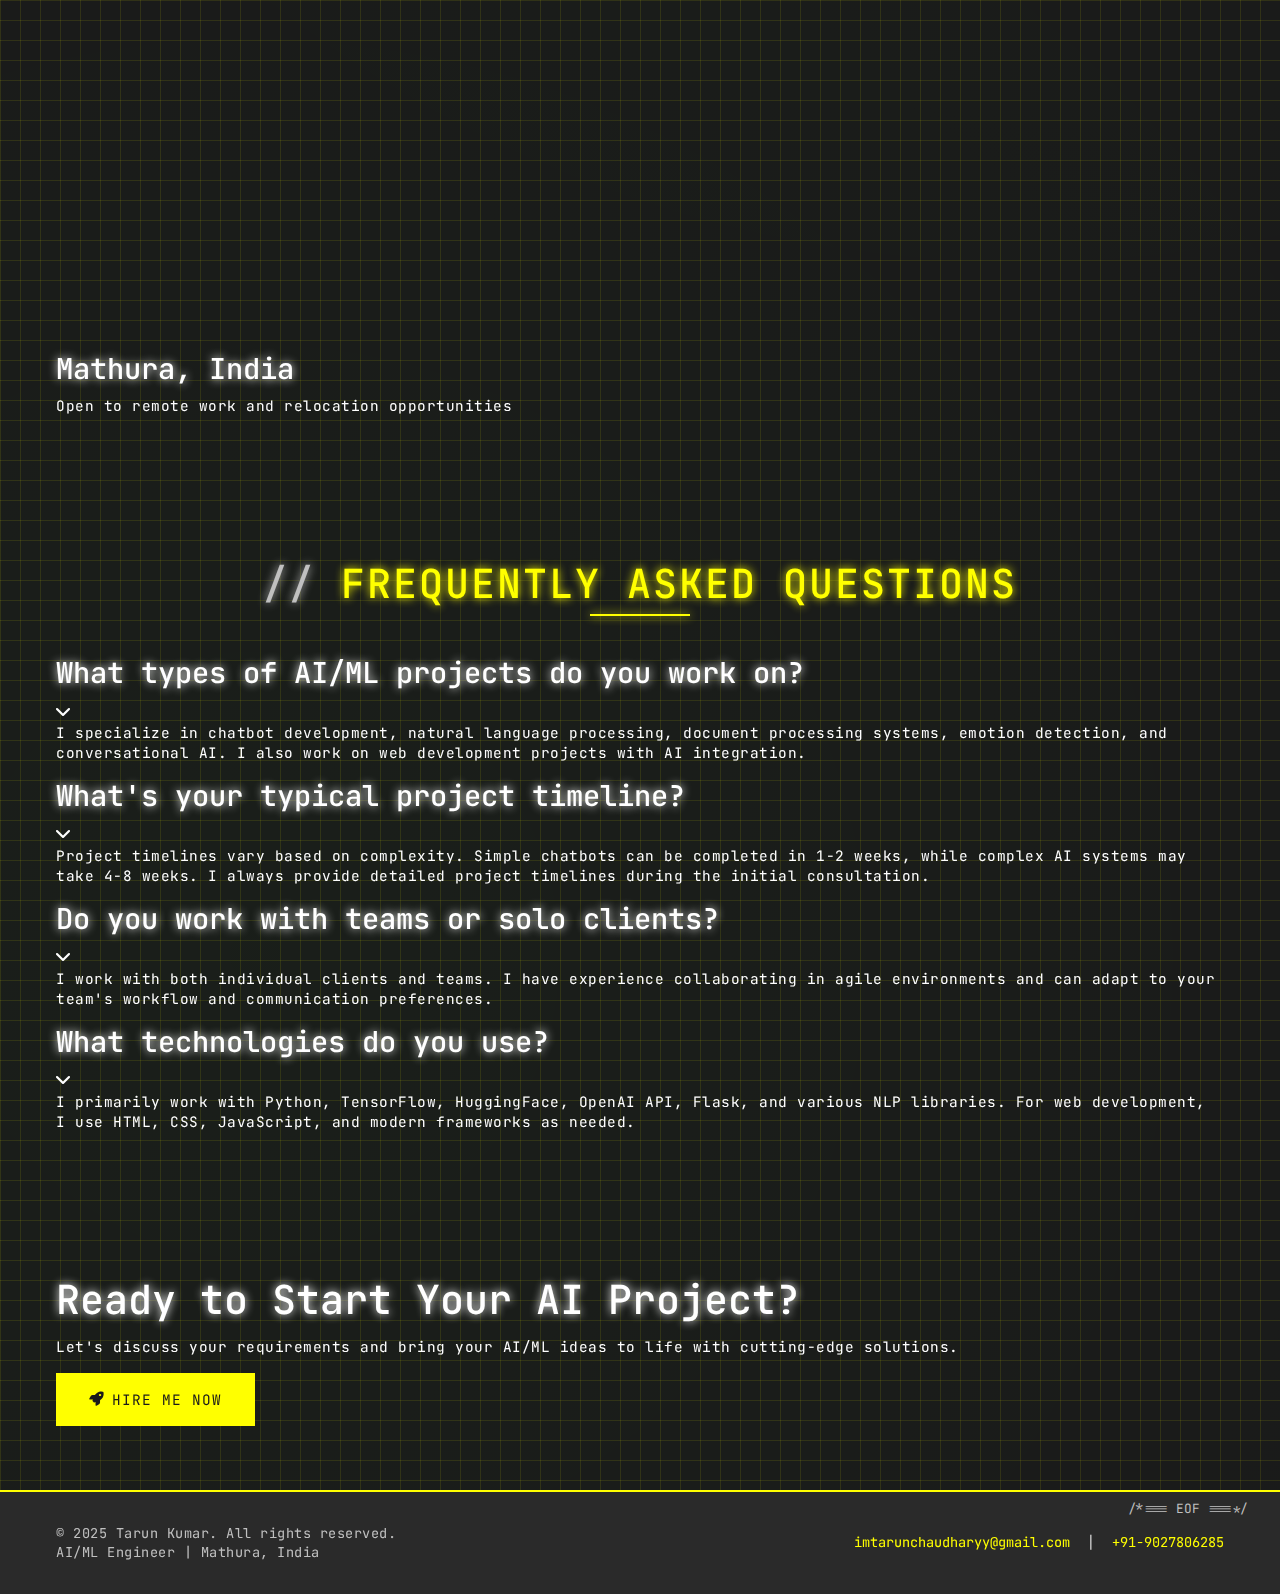
<file: contact.html>
<!DOCTYPE html>
<html lang="en">
<head>
    <meta charset="UTF-8">
    <meta name="viewport" content="width=device-width, initial-scale=1.0">
    <meta name="description" content="Contact Tarun Kumar - AI/ML Engineer">
    <title>Contact - Tarun Kumar</title>
    <link rel="icon" type="image/svg+xml" href="favicon.ico">
    <link rel="stylesheet" href="assets/style.css">
    <link href="https://cdnjs.cloudflare.com/ajax/libs/font-awesome/6.0.0/css/all.min.css" rel="stylesheet">
    <link href="https://fonts.googleapis.com/css2?family=Inter:wght@300;400;500;600;700&family=JetBrains+Mono:wght@400;500&display=swap" rel="stylesheet">
</head>
<body>
    <!-- Header Navigation -->
    <header class="header">
        <nav class="nav">
            <div class="nav-menu" id="nav-menu">
                <ul class="nav-list">
                    <li><a href="index.html" class="nav-link">Home</a></li>
                    <li><a href="about.html" class="nav-link">About</a></li>
                    <li><a href="education.html" class="nav-link">Education</a></li>
                    <li><a href="experience.html" class="nav-link">Experience</a></li>
                    <li><a href="profiles.html" class="nav-link">Profiles</a></li>
                    <li><a href="projects.html" class="nav-link">Projects</a></li>
                    <li><a href="services.html" class="nav-link">Services</a></li>
                    <li><a href="blogs.html" class="nav-link">Blogs</a></li>
                    <li><a href="certificates.html" class="nav-link">Certificates</a></li>
                    <li><a href="skills.html" class="nav-link">Skills</a></li>
                    <li><a href="milestones.html" class="nav-link">Milestones</a></li>
                    <li><a href="contact.html" class="nav-link active">Contact</a></li>
                </ul>
            </div>
            <div class="nav-actions">
                <button class="theme-toggle" id="theme-toggle">
                    <i class="fas fa-moon"></i>
                </button>
                <button class="nav-toggle" id="nav-toggle" aria-expanded="false" aria-label="Toggle navigation">
                    <i class="fas fa-bars"></i>
                </button>
            </div>
        </nav>
        <div class="nav-overlay" id="nav-overlay"></div>
    </header>

    <!-- Main Content -->
    <main>
        <!-- Page Hero -->
        <section class="page-hero">
            <div class="container">
                <div class="page-hero-content">
                    <h1 class="page-title">Get In Touch</h1>
                    <p class="page-subtitle">Let's discuss your next AI/ML project and bring your ideas to life</p>
                </div>
            </div>
        </section>

        <!-- Contact Content -->
        <section class="contact-content">
            <div class="container">
                <div class="contact-grid">
                    <!-- Contact Form -->
                    <div class="contact-form-section">
                        <h2>Send Me a Message</h2>
                        <form class="contact-form" id="contact-form">
                            <div class="form-group">
                                <label for="name">Full Name *</label>
                                <input type="text" id="name" name="name" required>
                                <div class="form-error" id="name-error"></div>
                            </div>
                            <div class="form-group">
                                <label for="email">Email Address *</label>
                                <input type="email" id="email" name="email" required>
                                <div class="form-error" id="email-error"></div>
                            </div>
                            <div class="form-group">
                                <label for="subject">Subject</label>
                                <input type="text" id="subject" name="subject" placeholder="Project Inquiry, Collaboration, etc.">
                            </div>
                            <div class="form-group">
                                <label for="message">Message *</label>
                                <textarea id="message" name="message" rows="6" required placeholder="Tell me about your project, requirements, or any questions you have..."></textarea>
                                <div class="form-error" id="message-error"></div>
                            </div>
                            <div class="form-group">
                                <button type="submit" class="btn btn-primary">
                                    <i class="fas fa-paper-plane"></i>
                                    Send Message
                                </button>
                            </div>
                        </form>
                        <div class="form-success" id="form-success">
                            <i class="fas fa-check-circle"></i>
                            <p>Thank you for your message! I'll get back to you within 24 hours.</p>
                        </div>
                    </div>

                    <!-- Contact Info -->
                    <div class="contact-info-section">
                        <div class="contact-info">
                            <h2>Contact Information</h2>
                            <div class="contact-details">
                                <div class="contact-item">
                                    <div class="contact-icon">
                                        <i class="fas fa-envelope"></i>
                                    </div>
                                    <div class="contact-text">
                                        <h3>Email</h3>
                                        <a href="mailto:imtarunchaudharyy@gmail.com">imtarunchaudharyy@gmail.com</a>
                                    </div>
                                </div>
                                <div class="contact-item">
                                    <div class="contact-icon">
                                        <i class="fas fa-phone"></i>
                                    </div>
                                    <div class="contact-text">
                                        <h3>Phone</h3>
                                        <a href="tel:+919027806285">+91-9027806285</a>
                                    </div>
                                </div>
                                <div class="contact-item">
                                    <div class="contact-icon">
                                        <i class="fas fa-map-marker-alt"></i>
                                    </div>
                                    <div class="contact-text">
                                        <h3>Location</h3>
                                        <span>Mathura, India</span>
                                    </div>
                                </div>
                                <div class="contact-item">
                                    <div class="contact-icon">
                                        <i class="fas fa-clock"></i>
                                    </div>
                                    <div class="contact-text">
                                        <h3>Response Time</h3>
                                        <span>Within 24 hours</span>
                                    </div>
                                </div>
                            </div>

                            <div class="social-links">
                                <h3>Connect With Me</h3>
                                <div class="social-buttons">
                                    <a href="https://linkedin.com/in/iamtarunchaudhary" target="_blank" class="social-btn linkedin">
                                        <i class="fab fa-linkedin"></i>
                                        <span>LinkedIn</span>
                                    </a>
                                    <a href="https://github.com/chaudharytarunkumar" target="_blank" class="social-btn github">
                                        <i class="fab fa-github"></i>
                                        <span>GitHub</span>
                                    </a>
                                    <a href="mailto:imtarunchaudharyy@gmail.com" class="social-btn email">
                                        <i class="fas fa-envelope"></i>
                                        <span>Email</span>
                                    </a>
                                </div>
                            </div>

                            <div class="availability">
                                <h3>Current Availability</h3>
                                <div class="availability-status">
                                    <div class="status-indicator available"></div>
                                    <span>Available for new projects</span>
                                </div>
                                <p>Open to freelance work, consulting, and full-time opportunities in AI/ML development.</p>
                            </div>
                        </div>
                    </div>
                </div>
            </div>
        </section>

        <!-- Location Map -->
        <section class="location-map">
            <div class="container">
                <h2 class="section-title">My Location</h2>
                <div class="map-container">
                    <iframe 
                        src="https://www.google.com/maps/embed?pb=!1m18!1m12!1m3!1d224359.7553060654!2d77.30429384843751!3d27.49670485!2m3!1f0!2f0!3f0!3m2!1i1024!2i768!4f13.1!3m3!1m2!1s0x39740d262a9a8b47%3A0x8c86a7d53e5ba68e!2sMathura%2C%20Uttar%20Pradesh!5e0!3m2!1sen!2sin!4v1706708800000!5m2!1sen!2sin" 
                        width="100%" 
                        height="400" 
                        style="border:0;" 
                        allowfullscreen="" 
                        loading="lazy" 
                        referrerpolicy="no-referrer-when-downgrade">
                    </iframe>
                    <div class="map-overlay">
                        <div class="location-info">
                            <h3>Mathura, India</h3>
                            <p>Open to remote work and relocation opportunities</p>
                        </div>
                    </div>
                </div>
            </div>
        </section>

        <!-- FAQ Section -->
        <section class="faq-section">
            <div class="container">
                <h2 class="section-title">Frequently Asked Questions</h2>
                <div class="faq-list">
                    <div class="faq-item">
                        <div class="faq-question" onclick="toggleFAQ(this)">
                            <h3>What types of AI/ML projects do you work on?</h3>
                            <i class="fas fa-chevron-down"></i>
                        </div>
                        <div class="faq-answer">
                            <p>I specialize in chatbot development, natural language processing, document processing systems, emotion detection, and conversational AI. I also work on web development projects with AI integration.</p>
                        </div>
                    </div>
                    <div class="faq-item">
                        <div class="faq-question" onclick="toggleFAQ(this)">
                            <h3>What's your typical project timeline?</h3>
                            <i class="fas fa-chevron-down"></i>
                        </div>
                        <div class="faq-answer">
                            <p>Project timelines vary based on complexity. Simple chatbots can be completed in 1-2 weeks, while complex AI systems may take 4-8 weeks. I always provide detailed project timelines during the initial consultation.</p>
                        </div>
                    </div>
                    <div class="faq-item">
                        <div class="faq-question" onclick="toggleFAQ(this)">
                            <h3>Do you work with teams or solo clients?</h3>
                            <i class="fas fa-chevron-down"></i>
                        </div>
                        <div class="faq-answer">
                            <p>I work with both individual clients and teams. I have experience collaborating in agile environments and can adapt to your team's workflow and communication preferences.</p>
                        </div>
                    </div>
                    <div class="faq-item">
                        <div class="faq-question" onclick="toggleFAQ(this)">
                            <h3>What technologies do you use?</h3>
                            <i class="fas fa-chevron-down"></i>
                        </div>
                        <div class="faq-answer">
                            <p>I primarily work with Python, TensorFlow, HuggingFace, OpenAI API, Flask, and various NLP libraries. For web development, I use HTML, CSS, JavaScript, and modern frameworks as needed.</p>
                        </div>
                    </div>
                </div>
            </div>
        </section>

        <!-- Hire Me CTA -->
        <section class="hire-cta">
            <div class="container">
                <div class="hire-cta-content">
                    <div class="hire-text">
                        <h2>Ready to Start Your AI Project?</h2>
                        <p>Let's discuss your requirements and bring your AI/ML ideas to life with cutting-edge solutions.</p>
                    </div>
                    <div class="hire-action">
                        <button class="btn btn-primary btn-large" onclick="openHireModal()">
                            <i class="fas fa-rocket"></i>
                            Hire Me Now
                        </button>
                    </div>
                </div>
            </div>
        </section>
    </main>

    <!-- Hire Me Modal -->
    <div class="modal" id="hire-modal">
        <div class="modal-content">
            <div class="modal-header">
                <h3>Let's Work Together!</h3>
                <button class="modal-close" onclick="closeHireModal()">
                    <i class="fas fa-times"></i>
                </button>
            </div>
            <div class="modal-body">
                <div class="hire-avatar">
                    <div class="avatar-animation">
                        <i class="fas fa-user-tie"></i>
                    </div>
                </div>
                <p>Ready to bring AI/ML solutions to your project? Let's discuss how I can help you build intelligent systems that drive results.</p>
                <div class="hire-actions">
                    <a href="mailto:imtarunchaudharyy@gmail.com?subject=Hiring Inquiry - AI/ML Project&body=Hi Tarun,%0D%0A%0D%0AI'm interested in discussing a project opportunity with you.%0D%0A%0D%0AProject Details:%0D%0A-%0D%0A-%0D%0A%0D%0ABest regards," class="btn btn-primary">
                        <i class="fas fa-envelope"></i>
                        Send Email
                    </a>
                    <a href="contact.html" class="btn btn-secondary">
                        <i class="fas fa-form"></i>
                        Contact Form
                    </a>
                </div>
            </div>
        </div>
    </div>

    <!-- Footer -->
    <footer class="footer">
        <div class="container">
            <div class="footer-content">
                <div class="footer-info">
                    <p>&copy; 2025 Tarun Kumar. All rights reserved.</p>
                    <p>AI/ML Engineer | Mathura, India</p>
                </div>
                <div class="footer-links">
                    <a href="mailto:imtarunchaudharyy@gmail.com">imtarunchaudharyy@gmail.com</a>
                    <span>|</span>
                    <a href="tel:+919027806285">+91-9027806285</a>
                </div>
            </div>
        </div>
    </footer>

    <script src="assets/script.js"></script>
</body>
</html>
</file>
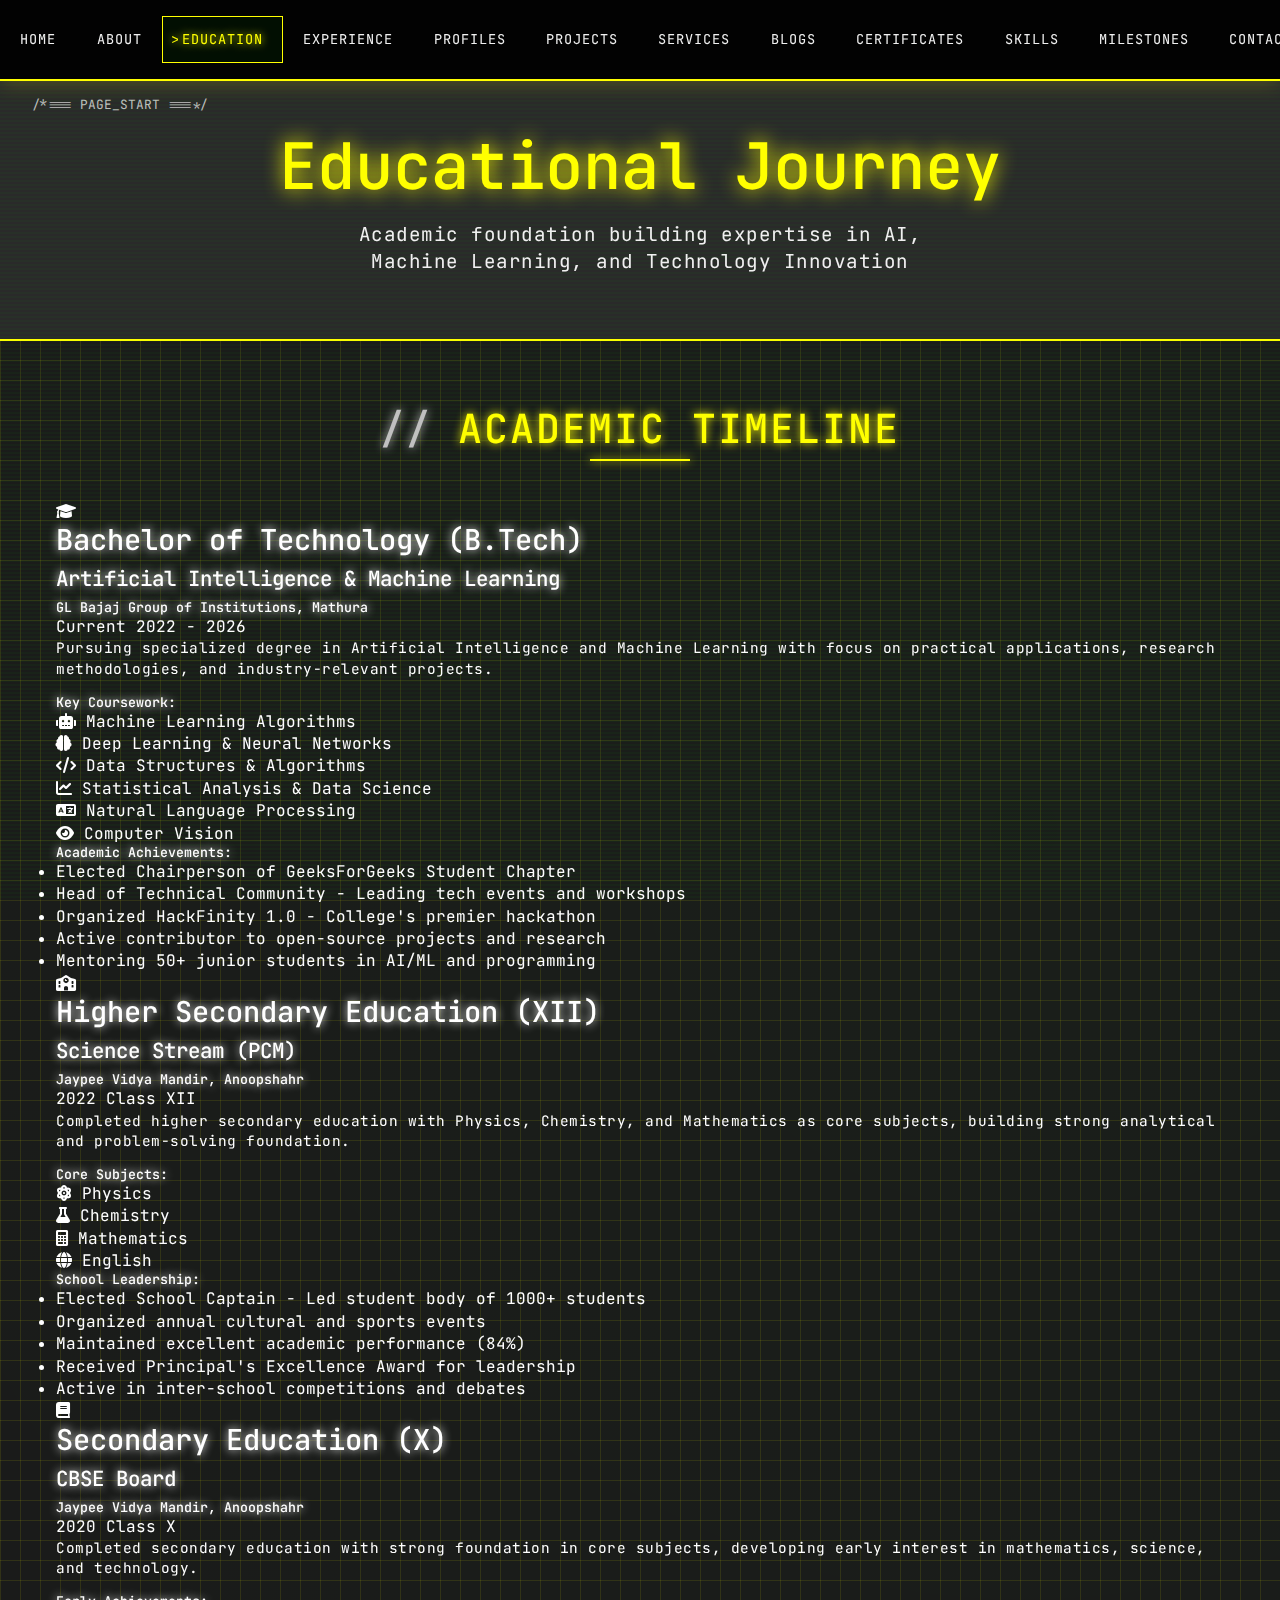
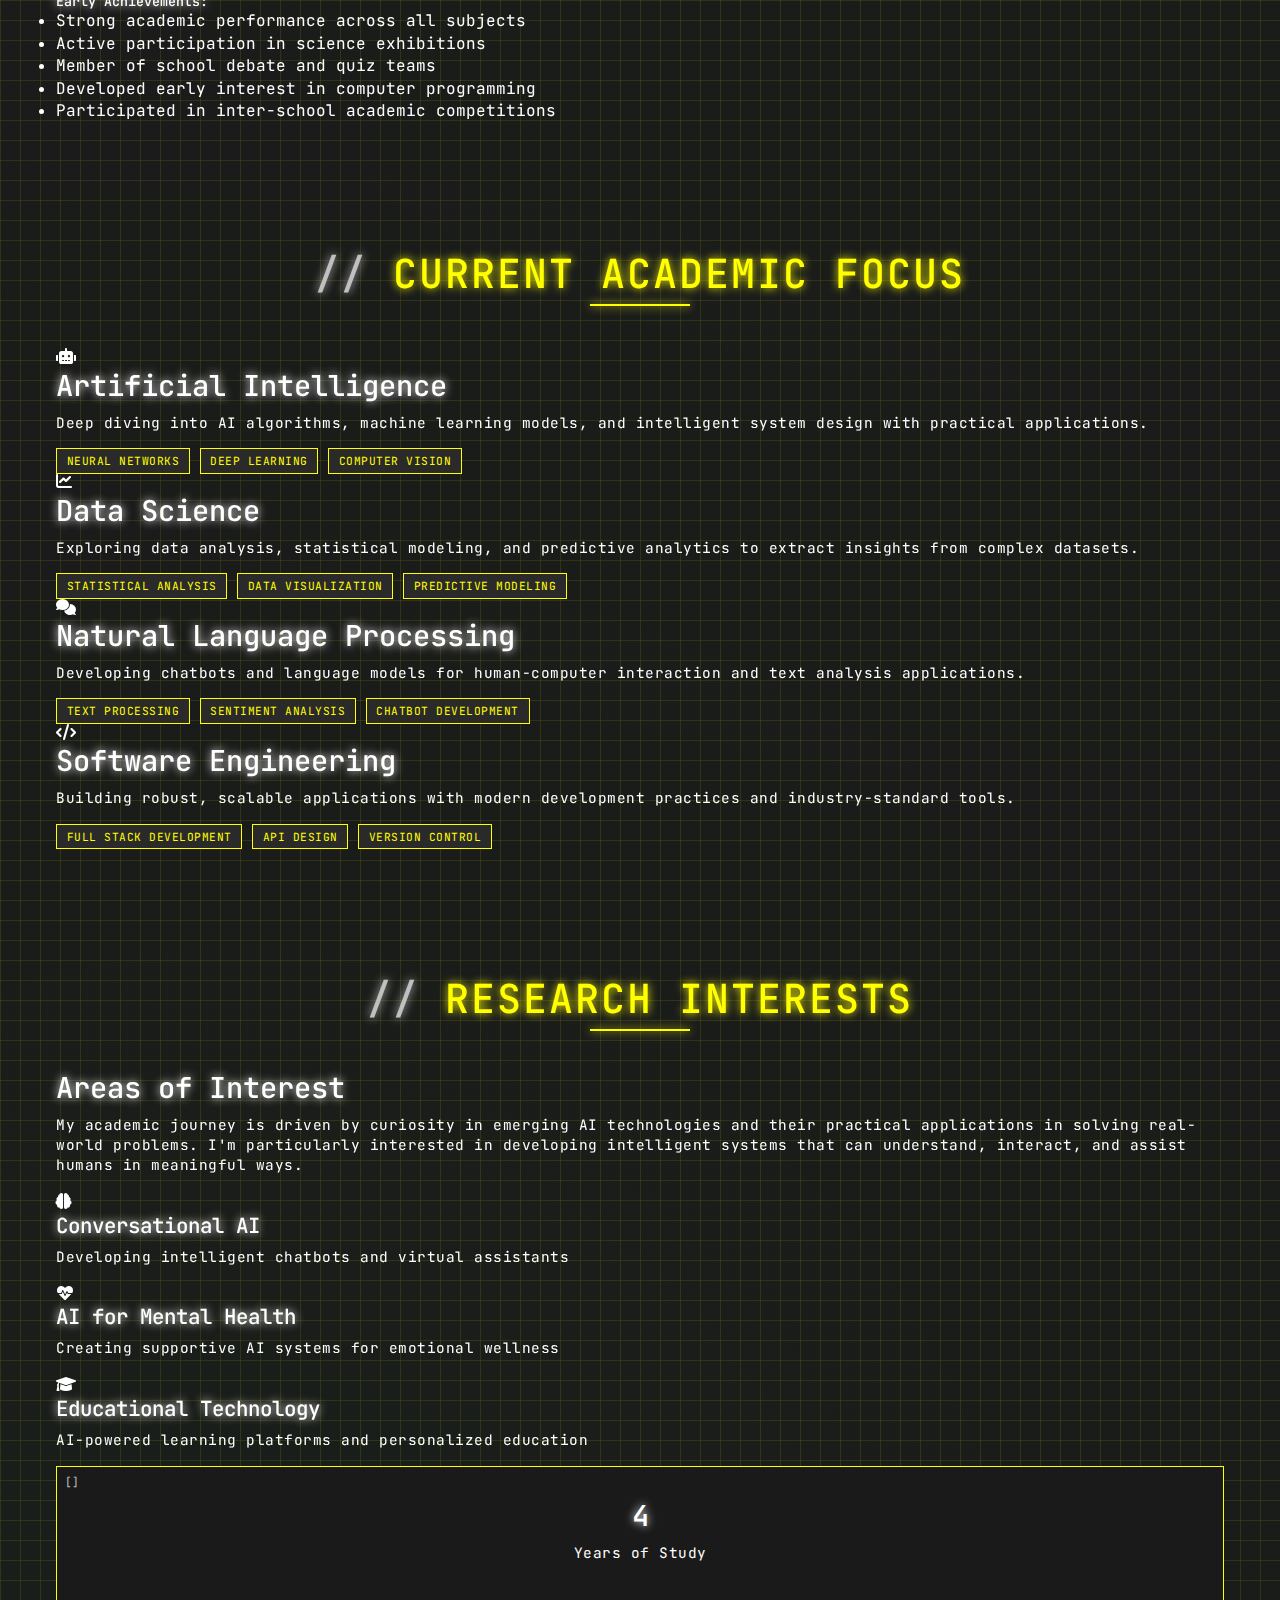
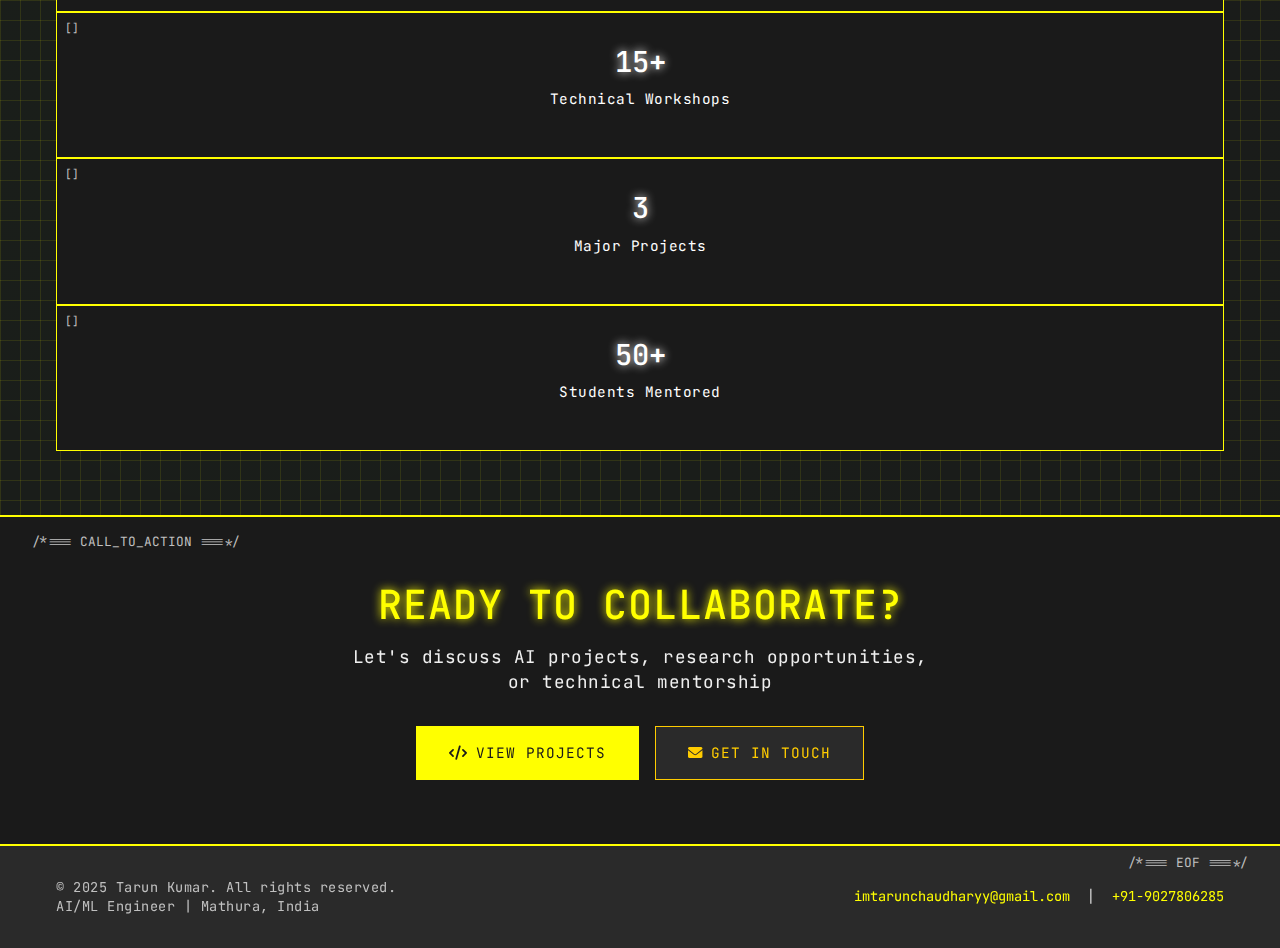
<file: education.html>
<!DOCTYPE html>
<html lang="en">
<head>
    <meta charset="UTF-8">
    <meta name="viewport" content="width=device-width, initial-scale=1.0">
    <meta name="description" content="Education - Tarun Kumar AI/ML Engineer">
    <title>Education - Tarun Kumar</title>
    <link rel="icon" type="image/svg+xml" href="favicon.ico">
    <link rel="stylesheet" href="assets/style.css">
    <link href="https://cdnjs.cloudflare.com/ajax/libs/font-awesome/6.0.0/css/all.min.css" rel="stylesheet">
    <link href="https://fonts.googleapis.com/css2?family=Inter:wght@300;400;500;600;700&family=JetBrains+Mono:wght@400;500&display=swap" rel="stylesheet">
</head>
<body>
    <!-- Header Navigation -->
    <header class="header">
        <nav class="nav">
            <div class="nav-menu" id="nav-menu">
                <ul class="nav-list">
                    <li><a href="index.html" class="nav-link">Home</a></li>
                    <li><a href="about.html" class="nav-link">About</a></li>
                    <li><a href="education.html" class="nav-link active">Education</a></li>
                    <li><a href="experience.html" class="nav-link">Experience</a></li>
                    <li><a href="profiles.html" class="nav-link">Profiles</a></li>
                    <li><a href="projects.html" class="nav-link">Projects</a></li>
                    <li><a href="services.html" class="nav-link">Services</a></li>
                    <li><a href="blogs.html" class="nav-link">Blogs</a></li>
                    <li><a href="certificates.html" class="nav-link">Certificates</a></li>
                    <li><a href="skills.html" class="nav-link">Skills</a></li>
                    <li><a href="milestones.html" class="nav-link">Milestones</a></li>
                    <li><a href="contact.html" class="nav-link">Contact</a></li>
                </ul>
            </div>
            <div class="nav-actions">
                <button class="theme-toggle" id="theme-toggle">
                    <i class="fas fa-moon"></i>
                </button>
                <button class="nav-toggle" id="nav-toggle">
                    <i class="fas fa-bars"></i>
                </button>
            </div>
        </nav>
    </header>

    <!-- Main Content -->
    <main>
        <!-- Page Hero -->
        <section class="page-hero">
            <div class="container">
                <div class="page-hero-content">
                    <h1 class="page-title">Educational Journey</h1>
                    <p class="page-subtitle">Academic foundation building expertise in AI, Machine Learning, and Technology Innovation</p>
                </div>
            </div>
        </section>

        <!-- Education Timeline -->
        <section class="education-timeline">
            <div class="container">
                <h2 class="section-title">Academic Timeline</h2>
                <div class="timeline-container">
                    
                    <!-- Current Education -->
                    <div class="education-item current">
                        <div class="education-marker">
                            <i class="fas fa-graduation-cap"></i>
                        </div>
                        <div class="education-content">
                            <div class="education-header">
                                <div class="education-title">
                                    <h3>Bachelor of Technology (B.Tech)</h3>
                                    <h4>Artificial Intelligence & Machine Learning</h4>
                                    <h5>GL Bajaj Group of Institutions, Mathura</h5>
                                </div>
                                <div class="education-duration">
                                    <span class="date-badge current-badge">Current</span>
                                    <span class="duration">2022 - 2026</span>
                                </div>
                            </div>
                            <div class="education-description">
                                <p>
                                    Pursuing specialized degree in Artificial Intelligence and Machine Learning with focus on 
                                    practical applications, research methodologies, and industry-relevant projects.
                                </p>
                                <div class="coursework">
                                    <h5>Key Coursework:</h5>
                                    <div class="course-grid">
                                        <div class="course-item">
                                            <i class="fas fa-robot"></i>
                                            <span>Machine Learning Algorithms</span>
                                        </div>
                                        <div class="course-item">
                                            <i class="fas fa-brain"></i>
                                            <span>Deep Learning & Neural Networks</span>
                                        </div>
                                        <div class="course-item">
                                            <i class="fas fa-code"></i>
                                            <span>Data Structures & Algorithms</span>
                                        </div>
                                        <div class="course-item">
                                            <i class="fas fa-chart-line"></i>
                                            <span>Statistical Analysis & Data Science</span>
                                        </div>
                                        <div class="course-item">
                                            <i class="fas fa-language"></i>
                                            <span>Natural Language Processing</span>
                                        </div>
                                        <div class="course-item">
                                            <i class="fas fa-eye"></i>
                                            <span>Computer Vision</span>
                                        </div>
                                    </div>
                                </div>
                                <div class="achievements">
                                    <h5>Academic Achievements:</h5>
                                    <ul>
                                        <li>Elected Chairperson of GeeksForGeeks Student Chapter</li>
                                        <li>Head of Technical Community - Leading tech events and workshops</li>
                                        <li>Organized HackFinity 1.0 - College's premier hackathon</li>
                                        <li>Active contributor to open-source projects and research</li>
                                        <li>Mentoring 50+ junior students in AI/ML and programming</li>
                                    </ul>
                                </div>
                            </div>
                        </div>
                    </div>

                    <!-- Higher Secondary Education -->
                    <div class="education-item">
                        <div class="education-marker">
                            <i class="fas fa-school"></i>
                        </div>
                        <div class="education-content">
                            <div class="education-header">
                                <div class="education-title">
                                    <h3>Higher Secondary Education (XII)</h3>
                                    <h4>Science Stream (PCM)</h4>
                                    <h5>Jaypee Vidya Mandir, Anoopshahr</h5>
                                </div>
                                <div class="education-duration">
                                    <span class="date-badge">2022</span>
                                    <span class="duration">Class XII</span>
                                </div>
                            </div>
                            <div class="education-description">
                                <p>
                                    Completed higher secondary education with Physics, Chemistry, and Mathematics as core subjects, 
                                    building strong analytical and problem-solving foundation.
                                </p>
                                <div class="coursework">
                                    <h5>Core Subjects:</h5>
                                    <div class="course-grid">
                                        <div class="course-item">
                                            <i class="fas fa-atom"></i>
                                            <span>Physics</span>
                                        </div>
                                        <div class="course-item">
                                            <i class="fas fa-flask"></i>
                                            <span>Chemistry</span>
                                        </div>
                                        <div class="course-item">
                                            <i class="fas fa-calculator"></i>
                                            <span>Mathematics</span>
                                        </div>
                                        <div class="course-item">
                                            <i class="fas fa-globe"></i>
                                            <span>English</span>
                                        </div>
                                    </div>
                                </div>
                                <div class="achievements">
                                    <h5>School Leadership:</h5>
                                    <ul>
                                        <li>Elected School Captain - Led student body of 1000+ students</li>
                                        <li>Organized annual cultural and sports events</li>
                                        <li>Maintained excellent academic performance (84%)</li>
                                        <li>Received Principal's Excellence Award for leadership</li>
                                        <li>Active in inter-school competitions and debates</li>
                                    </ul>
                                </div>
                            </div>
                        </div>
                    </div>

                    <!-- Secondary Education -->
                    <div class="education-item">
                        <div class="education-marker">
                            <i class="fas fa-book"></i>
                        </div>
                        <div class="education-content">
                            <div class="education-header">
                                <div class="education-title">
                                    <h3>Secondary Education (X)</h3>
                                    <h4>CBSE Board</h4>
                                    <h5>Jaypee Vidya Mandir, Anoopshahr</h5>
                                </div>
                                <div class="education-duration">
                                    <span class="date-badge">2020</span>
                                    <span class="duration">Class X</span>
                                </div>
                            </div>
                            <div class="education-description">
                                <p>
                                    Completed secondary education with strong foundation in core subjects, 
                                    developing early interest in mathematics, science, and technology.
                                </p>
                                <div class="achievements">
                                    <h5>Early Achievements:</h5>
                                    <ul>
                                        <li>Strong academic performance across all subjects</li>
                                        <li>Active participation in science exhibitions</li>
                                        <li>Member of school debate and quiz teams</li>
                                        <li>Developed early interest in computer programming</li>
                                        <li>Participated in inter-school academic competitions</li>
                                    </ul>
                                </div>
                            </div>
                        </div>
                    </div>
                </div>
            </div>
        </section>

        <!-- Current Focus Areas -->
        <section class="focus-areas">
            <div class="container">
                <h2 class="section-title">Current Academic Focus</h2>
                <div class="focus-grid">
                    <div class="focus-card">
                        <div class="focus-icon">
                            <i class="fas fa-robot"></i>
                        </div>
                        <h3>Artificial Intelligence</h3>
                        <p>Deep diving into AI algorithms, machine learning models, and intelligent system design with practical applications.</p>
                        <div class="focus-skills">
                            <span class="skill-badge">Neural Networks</span>
                            <span class="skill-badge">Deep Learning</span>
                            <span class="skill-badge">Computer Vision</span>
                        </div>
                    </div>
                    <div class="focus-card">
                        <div class="focus-icon">
                            <i class="fas fa-chart-line"></i>
                        </div>
                        <h3>Data Science</h3>
                        <p>Exploring data analysis, statistical modeling, and predictive analytics to extract insights from complex datasets.</p>
                        <div class="focus-skills">
                            <span class="skill-badge">Statistical Analysis</span>
                            <span class="skill-badge">Data Visualization</span>
                            <span class="skill-badge">Predictive Modeling</span>
                        </div>
                    </div>
                    <div class="focus-card">
                        <div class="focus-icon">
                            <i class="fas fa-comments"></i>
                        </div>
                        <h3>Natural Language Processing</h3>
                        <p>Developing chatbots and language models for human-computer interaction and text analysis applications.</p>
                        <div class="focus-skills">
                            <span class="skill-badge">Text Processing</span>
                            <span class="skill-badge">Sentiment Analysis</span>
                            <span class="skill-badge">Chatbot Development</span>
                        </div>
                    </div>
                    <div class="focus-card">
                        <div class="focus-icon">
                            <i class="fas fa-code"></i>
                        </div>
                        <h3>Software Engineering</h3>
                        <p>Building robust, scalable applications with modern development practices and industry-standard tools.</p>
                        <div class="focus-skills">
                            <span class="skill-badge">Full Stack Development</span>
                            <span class="skill-badge">API Design</span>
                            <span class="skill-badge">Version Control</span>
                        </div>
                    </div>
                </div>
            </div>
        </section>

        <!-- Research Interests -->
        <section class="research-section">
            <div class="container">
                <h2 class="section-title">Research Interests</h2>
                <div class="research-content">
                    <div class="research-text">
                        <h3>Areas of Interest</h3>
                        <p>
                            My academic journey is driven by curiosity in emerging AI technologies and their practical applications 
                            in solving real-world problems. I'm particularly interested in developing intelligent systems that can 
                            understand, interact, and assist humans in meaningful ways.
                        </p>
                        <div class="research-topics">
                            <div class="topic-item">
                                <i class="fas fa-brain"></i>
                                <div>
                                    <h4>Conversational AI</h4>
                                    <p>Developing intelligent chatbots and virtual assistants</p>
                                </div>
                            </div>
                            <div class="topic-item">
                                <i class="fas fa-heartbeat"></i>
                                <div>
                                    <h4>AI for Mental Health</h4>
                                    <p>Creating supportive AI systems for emotional wellness</p>
                                </div>
                            </div>
                            <div class="topic-item">
                                <i class="fas fa-graduation-cap"></i>
                                <div>
                                    <h4>Educational Technology</h4>
                                    <p>AI-powered learning platforms and personalized education</p>
                                </div>
                            </div>
                        </div>
                    </div>
                    <div class="research-visual">
                        <div class="academic-stats">
                            <div class="stat-item">
                                <h3>4</h3>
                                <p>Years of Study</p>
                            </div>
                            <div class="stat-item">
                                <h3>15+</h3>
                                <p>Technical Workshops</p>
                            </div>
                            <div class="stat-item">
                                <h3>3</h3>
                                <p>Major Projects</p>
                            </div>
                            <div class="stat-item">
                                <h3>50+</h3>
                                <p>Students Mentored</p>
                            </div>
                        </div>
                    </div>
                </div>
            </div>
        </section>

        <!-- Call to Action -->
        <section class="cta-section">
            <div class="container">
                <div class="cta-content">
                    <h2>Ready to Collaborate?</h2>
                    <p>Let's discuss AI projects, research opportunities, or technical mentorship</p>
                    <div class="cta-buttons">
                        <a href="projects.html" class="btn btn-primary">
                            <i class="fas fa-code"></i>
                            View Projects
                        </a>
                        <a href="contact.html" class="btn btn-secondary">
                            <i class="fas fa-envelope"></i>
                            Get in Touch
                        </a>
                    </div>
                </div>
            </div>
        </section>
    </main>

    <!-- Footer -->
    <footer class="footer">
        <div class="container">
            <div class="footer-content">
                <div class="footer-info">
                    <p>&copy; 2025 Tarun Kumar. All rights reserved.</p>
                    <p>AI/ML Engineer | Mathura, India</p>
                </div>
                <div class="footer-links">
                    <a href="mailto:imtarunchaudharyy@gmail.com">imtarunchaudharyy@gmail.com</a>
                    <span>|</span>
                    <a href="tel:+919027806285">+91-9027806285</a>
                </div>
            </div>
        </div>
    </footer>

    <script src="assets/script.js"></script>
</body>
</html>
</file>
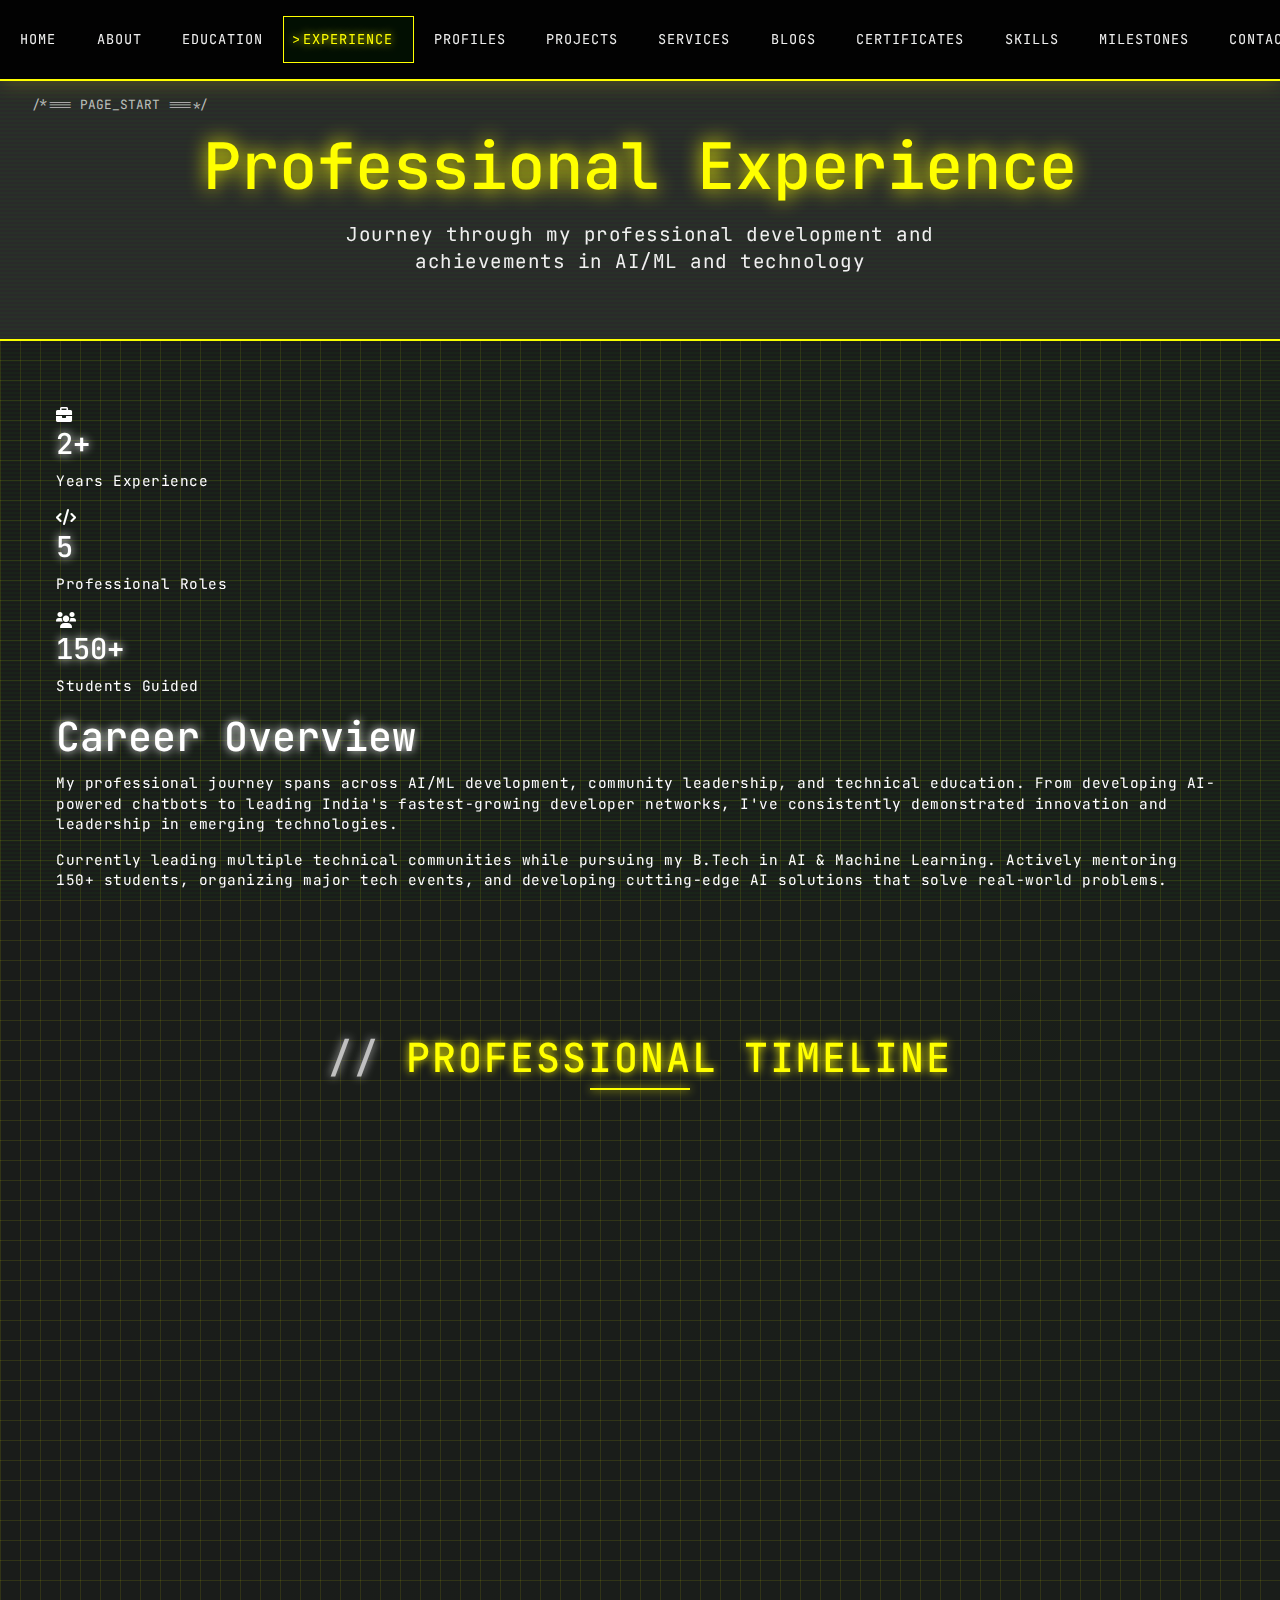
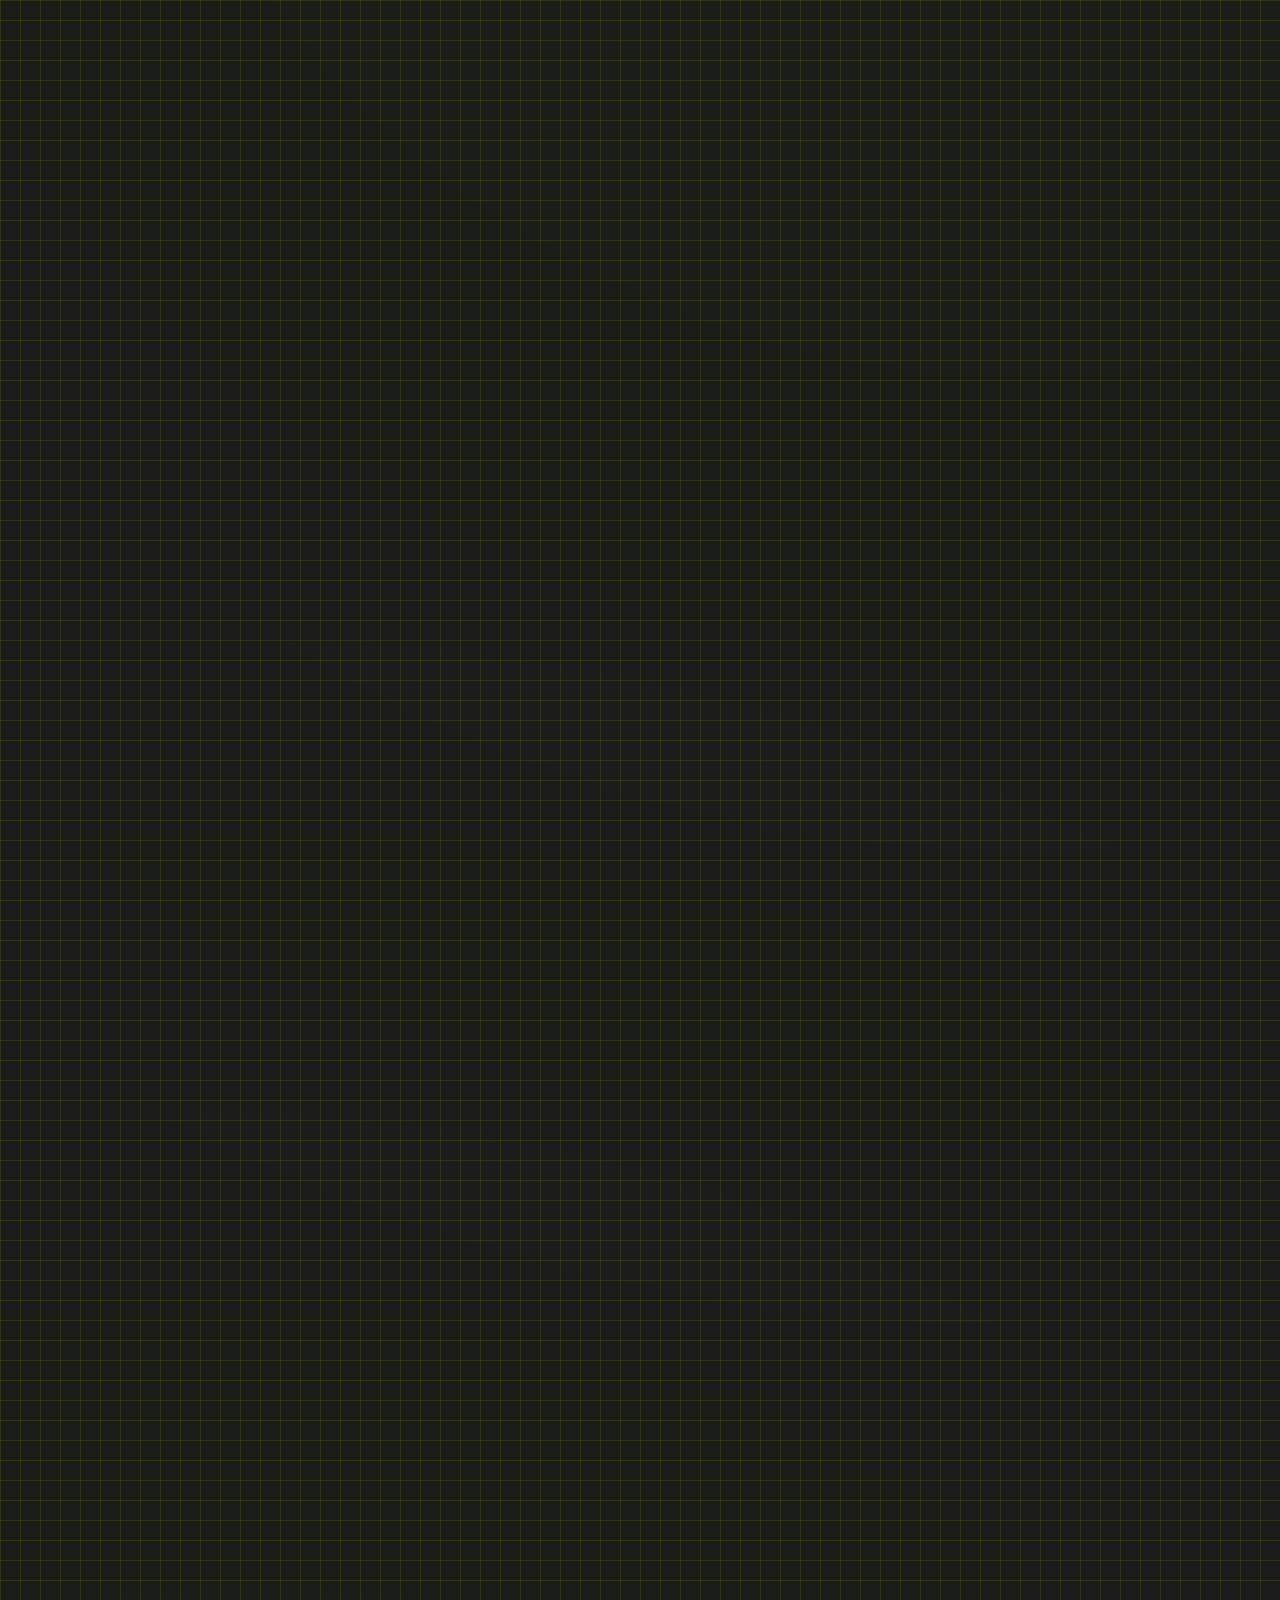
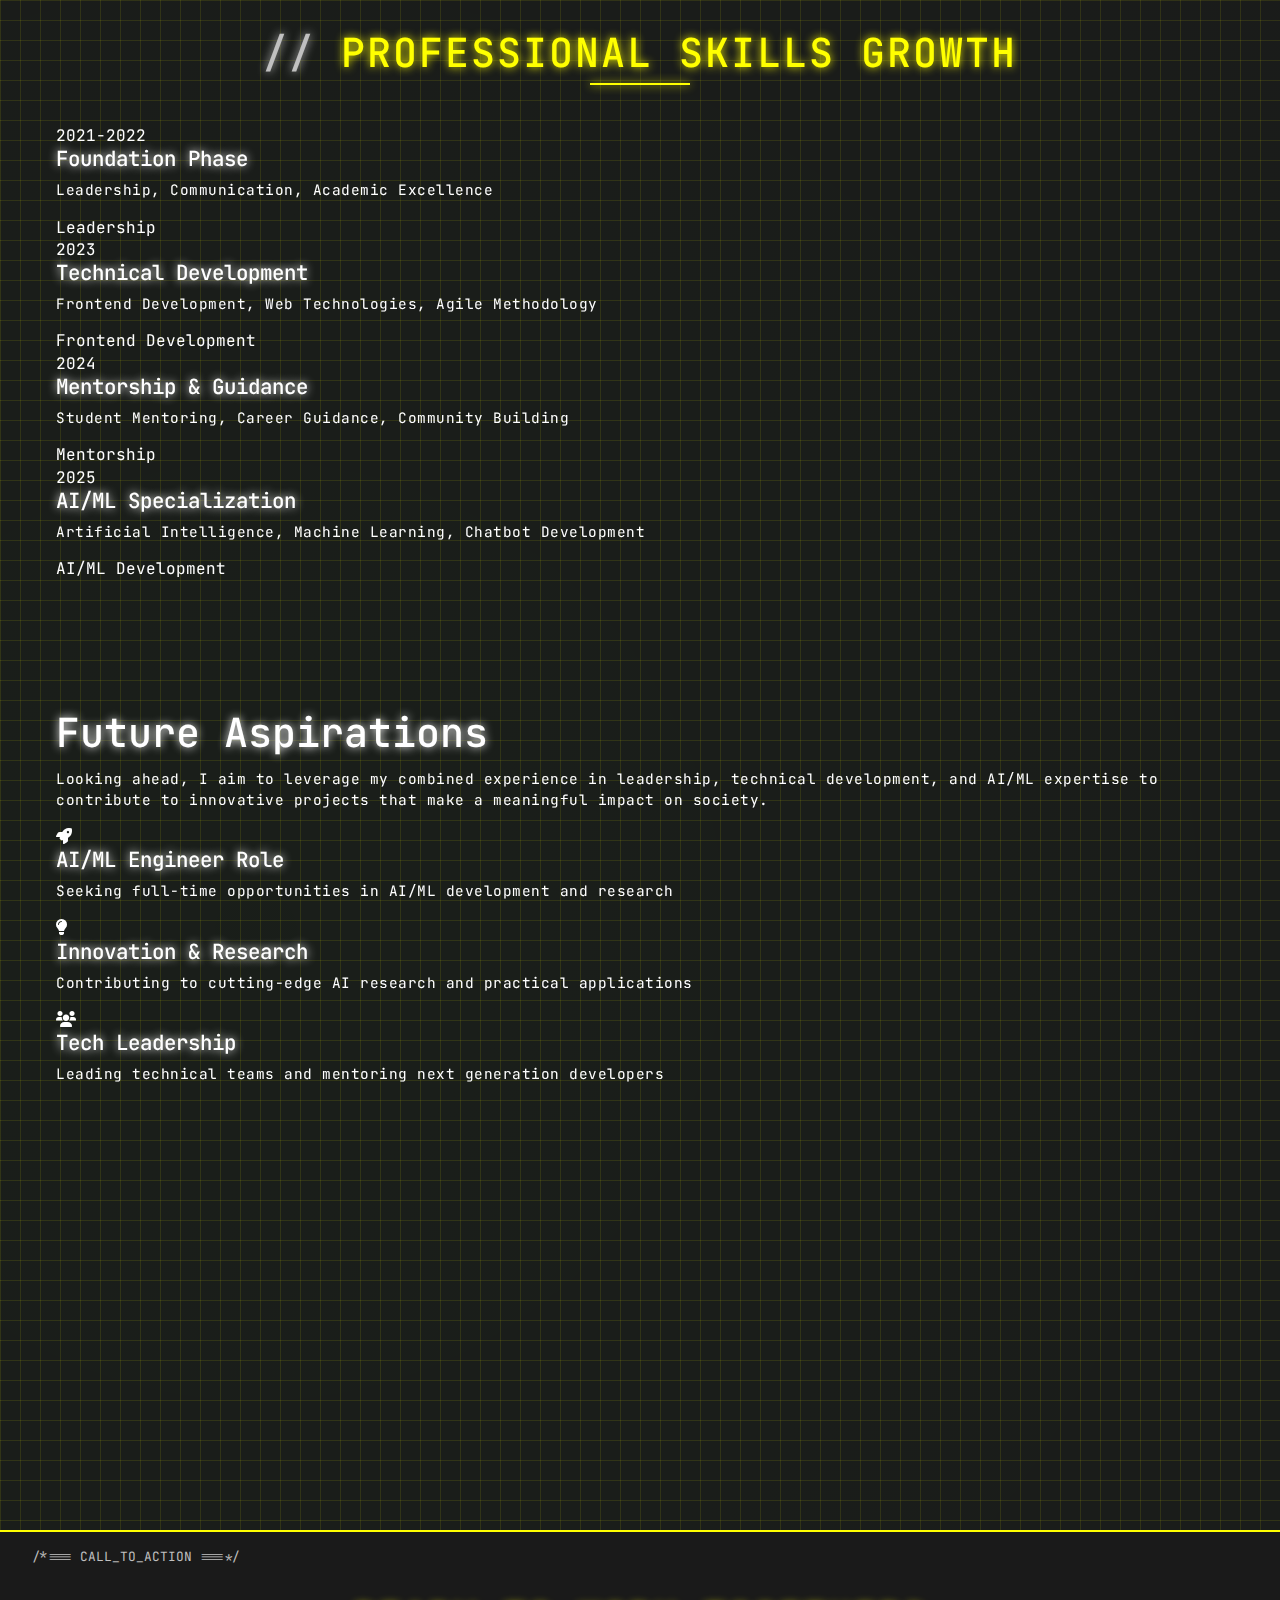
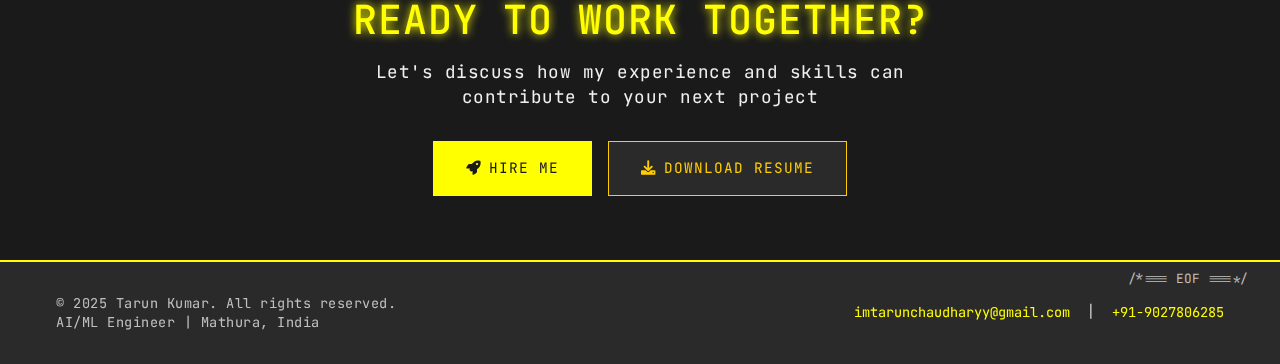
<file: experience.html>
<!DOCTYPE html>
<html lang="en">
<head>
    <meta charset="UTF-8">
    <meta name="viewport" content="width=device-width, initial-scale=1.0">
    <meta name="description" content="Work Experience - Tarun Kumar AI/ML Engineer">
    <title>Experience - Tarun Kumar</title>
    <link rel="icon" type="image/svg+xml" href="favicon.ico">
    <link rel="stylesheet" href="assets/style.css">
    <link href="https://cdnjs.cloudflare.com/ajax/libs/font-awesome/6.0.0/css/all.min.css" rel="stylesheet">
    <link href="https://fonts.googleapis.com/css2?family=Inter:wght@300;400;500;600;700&family=JetBrains+Mono:wght@400;500&display=swap" rel="stylesheet">
</head>
<body>
    <!-- Header Navigation -->
    <header class="header">
        <nav class="nav">
            <div class="nav-menu" id="nav-menu">
                <ul class="nav-list">
                    <li><a href="index.html" class="nav-link">Home</a></li>
                    <li><a href="about.html" class="nav-link">About</a></li>
                    <li><a href="education.html" class="nav-link">Education</a></li>
                    <li><a href="experience.html" class="nav-link active">Experience</a></li>
                    <li><a href="profiles.html" class="nav-link">Profiles</a></li>
                    <li><a href="projects.html" class="nav-link">Projects</a></li>
                    <li><a href="services.html" class="nav-link">Services</a></li>
                    <li><a href="blogs.html" class="nav-link">Blogs</a></li>
                    <li><a href="certificates.html" class="nav-link">Certificates</a></li>
                    <li><a href="skills.html" class="nav-link">Skills</a></li>
                    <li><a href="milestones.html" class="nav-link">Milestones</a></li>
                    <li><a href="contact.html" class="nav-link">Contact</a></li>
                </ul>
            </div>
            <div class="nav-actions">
                <button class="theme-toggle" id="theme-toggle">
                    <i class="fas fa-moon"></i>
                </button>
                <button class="nav-toggle" id="nav-toggle">
                    <i class="fas fa-bars"></i>
                </button>
            </div>
        </nav>
    </header>

    <!-- Main Content -->
    <main>
        <!-- Page Hero -->
        <section class="page-hero">
            <div class="container">
                <div class="page-hero-content">
                    <h1 class="page-title">Professional Experience</h1>
                    <p class="page-subtitle">Journey through my professional development and achievements in AI/ML and technology</p>
                </div>
            </div>
        </section>

        <!-- Career Summary -->
        <section class="career-summary">
            <div class="container">
                <div class="summary-grid">
                    <div class="summary-stats">
                        <div class="stat-card">
                            <div class="stat-icon">
                                <i class="fas fa-briefcase"></i>
                            </div>
                            <div class="stat-content">
                                <h3>2+</h3>
                                <p>Years Experience</p>
                            </div>
                        </div>
                        <div class="stat-card">
                            <div class="stat-icon">
                                <i class="fas fa-code"></i>
                            </div>
                            <div class="stat-content">
                                <h3>5</h3>
                                <p>Professional Roles</p>
                            </div>
                        </div>
                        <div class="stat-card">
                            <div class="stat-icon">
                                <i class="fas fa-users"></i>
                            </div>
                            <div class="stat-content">
                                <h3>150+</h3>
                                <p>Students Guided</p>
                            </div>
                        </div>
                    </div>
                    <div class="summary-text">
                        <h2>Career Overview</h2>
                        <p>
                            My professional journey spans across AI/ML development, community leadership, and technical education. 
                            From developing AI-powered chatbots to leading India's fastest-growing developer networks, I've consistently 
                            demonstrated innovation and leadership in emerging technologies.
                        </p>
                        <p>
                            Currently leading multiple technical communities while pursuing my B.Tech in AI & Machine Learning. 
                            Actively mentoring 150+ students, organizing major tech events, and developing cutting-edge AI solutions 
                            that solve real-world problems.
                        </p>
                    </div>
                </div>
            </div>
        </section>

        <!-- Work Experience Timeline -->
        <section class="experience-timeline">
            <div class="container">
                <h2 class="section-title">Professional Timeline</h2>
                <div class="timeline-container">
                    
                    <!-- Current - Tech Community Leader -->
                    <div class="experience-item current">
                        <div class="experience-marker">
                            <i class="fas fa-users-cog"></i>
                        </div>
                        <div class="experience-content">
                            <div class="experience-header">
                                <div class="experience-title">
                                    <h3>Tech Community Leader</h3>
                                    <h4>0Day Alliance - Remote</h4>
                                </div>
                                <div class="experience-duration">
                                    <span class="date-badge current-badge">Current</span>
                                    <span class="duration">Jan 2024 - Present</span>
                                </div>
                            </div>
                            <div class="experience-description">
                                <p>
                                    Leading one of India's fastest-growing developer networks focused on AI, ML, and Cybersecurity.
                                    Organizing collaborative learning sessions and mentoring community members in cutting-edge technologies.
                                </p>
                                <div class="achievements">
                                    <h5>Key Achievements:</h5>
                                    <ul>
                                        <li>Mentoring 50+ community members in AI/ML and personal branding</li>
                                        <li>Organized collaborative learning sessions and mentor panels</li>
                                        <li>Coordinated discussions on prompt engineering and AI agent safety</li>
                                        <li>Facilitated open-source contributions across the community</li>
                                        <li>Built expertise network in AI, ML, and Cybersecurity domains</li>
                                    </ul>
                                </div>
                                <div class="skills-used">
                                    <span class="skill-tag">AI/ML Mentoring</span>
                                    <span class="skill-tag">Community Leadership</span>
                                    <span class="skill-tag">Cybersecurity</span>
                                    <span class="skill-tag">Open Source</span>
                                    <span class="skill-tag">Personal Branding</span>
                                </div>
                            </div>
                        </div>
                    </div>

                    <!-- Head of Technical Community -->
                    <div class="experience-item current">
                        <div class="experience-marker">
                            <i class="fas fa-crown"></i>
                        </div>
                        <div class="experience-content">
                            <div class="experience-header">
                                <div class="experience-title">
                                    <h3>Head of Technical Community</h3>
                                    <h4>GL Bajaj Group of Institutions - Mathura</h4>
                                </div>
                                <div class="experience-duration">
                                    <span class="date-badge current-badge">Current</span>
                                    <span class="duration">Sep 2023 - Present</span>
                                </div>
                            </div>
                            <div class="experience-description">
                                <p>
                                    Spearheading multiple tech events and building an inclusive tech learning ecosystem. 
                                    Leading content, marketing, and technical coordination with student and industry teams.
                                </p>
                                <div class="achievements">
                                    <h5>Key Achievements:</h5>
                                    <ul>
                                        <li>Organized HackFinity 1.0 hackathon with 100+ participants</li>
                                        <li>Conducted hands-on workshops on Git, Python, TensorFlow, and Web Development</li>
                                        <li>Led content, marketing, and technical coordination initiatives</li>
                                        <li>Actively mentoring juniors in technical skills and career development</li>
                                        <li>Built inclusive tech learning ecosystem for students and industry professionals</li>
                                    </ul>
                                </div>
                                <div class="skills-used">
                                    <span class="skill-tag">Event Management</span>
                                    <span class="skill-tag">Technical Training</span>
                                    <span class="skill-tag">Team Leadership</span>
                                    <span class="skill-tag">Content Strategy</span>
                                    <span class="skill-tag">Marketing Coordination</span>
                                </div>
                            </div>
                        </div>
                    </div>

                    <!-- GFG Chairperson -->
                    <div class="experience-item current">
                        <div class="experience-marker">
                            <i class="fas fa-medal"></i>
                        </div>
                        <div class="experience-content">
                            <div class="experience-header">
                                <div class="experience-title">
                                    <h3>Chairperson - GFG Student Chapter</h3>
                                    <h4>GL Bajaj - Mathura</h4>
                                </div>
                                <div class="experience-duration">
                                    <span class="date-badge current-badge">Current</span>
                                    <span class="duration">Apr 2024 - Present</span>
                                </div>
                            </div>
                            <div class="experience-description">
                                <p>
                                    Elected chairperson of college's official GeeksforGeeks club. Leading coding events, 
                                    DSA workshops, and building student interest in competitive programming and open-source.
                                </p>
                                <div class="achievements">
                                    <h5>Key Achievements:</h5>
                                    <ul>
                                        <li>Led 10+ coding events and DSA workshops</li>
                                        <li>Organized guest speaker sessions with industry experts</li>
                                        <li>Built student interest in open-source and competitive programming</li>
                                        <li>Increased club membership and active participation</li>
                                        <li>Established partnerships with tech companies for events</li>
                                    </ul>
                                </div>
                                <div class="skills-used">
                                    <span class="skill-tag">Competitive Programming</span>
                                    <span class="skill-tag">DSA Training</span>
                                    <span class="skill-tag">Open Source</span>
                                    <span class="skill-tag">Student Leadership</span>
                                    <span class="skill-tag">Industry Relations</span>
                                </div>
                            </div>
                        </div>
                    </div>

                    <!-- AI Project Developer -->
                    <div class="experience-item">
                        <div class="experience-marker">
                            <i class="fas fa-robot"></i>
                        </div>
                        <div class="experience-content">
                            <div class="experience-header">
                                <div class="experience-title">
                                    <h3>AI Project Developer (Freelance)</h3>
                                    <h4>Self-led - Mathura/Remote</h4>
                                </div>
                                <div class="experience-duration">
                                    <span class="date-badge">Jul 2023 - Present</span>
                                    <span class="duration">Ongoing</span>
                                </div>
                            </div>
                            <div class="experience-description">
                                <p>
                                    Developing innovative AI-powered applications and chatbots using cutting-edge technologies. 
                                    Creating intelligent solutions for document processing and emotional wellness support.
                                </p>
                                <div class="achievements">
                                    <h5>Key Projects:</h5>
                                    <ul>
                                        <li>Created PDFGenie: AI-powered PDF chatbot using OpenAI API, PyPDF2, and TTS</li>
                                        <li>Built MyTherapist: emotion-aware AI chatbot using HuggingFace Transformers & Streamlit</li>
                                        <li>Integrated APIs and improved model efficiency for production use</li>
                                        <li>Hosted projects with ngrok/Colab for demonstration and testing</li>
                                        <li>Used projects for GitHub showcases and early freelance samples</li>
                                    </ul>
                                </div>
                                <div class="skills-used">
                                    <span class="skill-tag">OpenAI API</span>
                                    <span class="skill-tag">HuggingFace</span>
                                    <span class="skill-tag">Streamlit</span>
                                    <span class="skill-tag">Python</span>
                                    <span class="skill-tag">NLP</span>
                                    <span class="skill-tag">API Integration</span>
                                </div>
                            </div>
                        </div>
                    </div>

                    <!-- Internshala Student Partner -->
                    <div class="experience-item">
                        <div class="experience-marker">
                            <i class="fas fa-handshake"></i>
                        </div>
                        <div class="experience-content">
                            <div class="experience-header">
                                <div class="experience-title">
                                    <h3>Internshala Student Partner (ISP 31)</h3>
                                    <h4>Internshala - Remote</h4>
                                </div>
                                <div class="experience-duration">
                                    <span class="date-badge">Jun 2024 - Jul 2024</span>
                                    <span class="duration">2 Months</span>
                                </div>
                            </div>
                            <div class="experience-description">
                                <p>
                                    Promoted online learning opportunities to college peers and guided students in resume building, 
                                    internship applications, and course selection. Managed event awareness campaigns and feedback collection.
                                </p>
                                <div class="achievements">
                                    <h5>Key Achievements:</h5>
                                    <ul>
                                        <li>Promoted learning opportunities to over 100 peers</li>
                                        <li>Guided students in resume building and internship applications</li>
                                        <li>Provided course selection guidance for career development</li>
                                        <li>Managed event awareness campaigns and feedback collection</li>
                                        <li>Built strong network of college peers across different domains</li>
                                    </ul>
                                </div>
                                <div class="skills-used">
                                    <span class="skill-tag">Career Guidance</span>
                                    <span class="skill-tag">Resume Building</span>
                                    <span class="skill-tag">Event Management</span>
                                    <span class="skill-tag">Peer Mentoring</span>
                                    <span class="skill-tag">Communication</span>
                                </div>
                            </div>
                        </div>
                    </div>

                    <!-- Frontend Developer Intern -->
                    <div class="experience-item">
                        <div class="experience-marker">
                            <i class="fas fa-code"></i>
                        </div>
                        <div class="experience-content">
                            <div class="experience-header">
                                <div class="experience-title">
                                    <h3>Frontend Development Intern</h3>
                                    <h4>CodSoft - Remote</h4>
                                </div>
                                <div class="experience-duration">
                                    <span class="date-badge">Aug 2023 - Sep 2023</span>
                                    <span class="duration">2 Months</span>
                                </div>
                            </div>
                            <div class="experience-description">
                                <p>
                                    Developed responsive and modular frontend components using HTML, CSS, and JavaScript. 
                                    Collaborated in a fast-paced virtual environment with Git-based version control.
                                </p>
                                <div class="achievements">
                                    <h5>Key Achievements:</h5>
                                    <ul>
                                        <li>Developed responsive and modular frontend components</li>
                                        <li>Collaborated in fast-paced virtual environment with Git-based version control</li>
                                        <li>Delivered portfolio-quality UI layouts optimized for desktop and mobile</li>
                                        <li>Implemented modern web development best practices</li>
                                        <li>Gained hands-on experience with professional development workflows</li>
                                    </ul>
                                </div>
                                <div class="skills-used">
                                    <span class="skill-tag">HTML5</span>
                                    <span class="skill-tag">CSS3</span>
                                    <span class="skill-tag">JavaScript</span>
                                    <span class="skill-tag">Responsive Design</span>
                                    <span class="skill-tag">Git Version Control</span>
                                    <span class="skill-tag">Virtual Collaboration</span>
                                </div>
                            </div>
                        </div>
                    </div>


                </div>
            </div>
        </section>

        <!-- Skills Development -->
        <section class="skills-development">
            <div class="container">
                <h2 class="section-title">Professional Skills Growth</h2>
                <div class="skills-timeline">
                    <div class="skill-evolution">
                        <div class="evolution-item">
                            <div class="evolution-year">2021-2022</div>
                            <div class="evolution-skills">
                                <h4>Foundation Phase</h4>
                                <p>Leadership, Communication, Academic Excellence</p>
                                <div class="skill-bars">
                                    <div class="skill-bar-item">
                                        <span>Leadership</span>
                                        <div class="skill-bar"><div class="skill-progress" style="width: 75%"></div></div>
                                    </div>
                                </div>
                            </div>
                        </div>
                        <div class="evolution-item">
                            <div class="evolution-year">2023</div>
                            <div class="evolution-skills">
                                <h4>Technical Development</h4>
                                <p>Frontend Development, Web Technologies, Agile Methodology</p>
                                <div class="skill-bars">
                                    <div class="skill-bar-item">
                                        <span>Frontend Development</span>
                                        <div class="skill-bar"><div class="skill-progress" style="width: 80%"></div></div>
                                    </div>
                                </div>
                            </div>
                        </div>
                        <div class="evolution-item">
                            <div class="evolution-year">2024</div>
                            <div class="evolution-skills">
                                <h4>Mentorship & Guidance</h4>
                                <p>Student Mentoring, Career Guidance, Community Building</p>
                                <div class="skill-bars">
                                    <div class="skill-bar-item">
                                        <span>Mentorship</span>
                                        <div class="skill-bar"><div class="skill-progress" style="width: 90%"></div></div>
                                    </div>
                                </div>
                            </div>
                        </div>
                        <div class="evolution-item current">
                            <div class="evolution-year">2025</div>
                            <div class="evolution-skills">
                                <h4>AI/ML Specialization</h4>
                                <p>Artificial Intelligence, Machine Learning, Chatbot Development</p>
                                <div class="skill-bars">
                                    <div class="skill-bar-item">
                                        <span>AI/ML Development</span>
                                        <div class="skill-bar"><div class="skill-progress" style="width: 85%"></div></div>
                                    </div>
                                </div>
                            </div>
                        </div>
                    </div>
                </div>
            </div>
        </section>

        <!-- Career Goals -->
        <section class="career-goals">
            <div class="container">
                <div class="goals-content">
                    <div class="goals-text">
                        <h2>Future Aspirations</h2>
                        <p>
                            Looking ahead, I aim to leverage my combined experience in leadership, technical development, 
                            and AI/ML expertise to contribute to innovative projects that make a meaningful impact on society.
                        </p>
                        <div class="goals-list">
                            <div class="goal-item">
                                <i class="fas fa-rocket"></i>
                                <div>
                                    <h4>AI/ML Engineer Role</h4>
                                    <p>Seeking full-time opportunities in AI/ML development and research</p>
                                </div>
                            </div>
                            <div class="goal-item">
                                <i class="fas fa-lightbulb"></i>
                                <div>
                                    <h4>Innovation & Research</h4>
                                    <p>Contributing to cutting-edge AI research and practical applications</p>
                                </div>
                            </div>
                            <div class="goal-item">
                                <i class="fas fa-users"></i>
                                <div>
                                    <h4>Tech Leadership</h4>
                                    <p>Leading technical teams and mentoring next generation developers</p>
                                </div>
                            </div>
                        </div>
                    </div>
                    <div class="goals-visual">
                        <div class="career-path">
                            <div class="path-step completed">
                                <div class="step-number">1</div>
                                <div class="step-content">
                                    <h4>Foundation</h4>
                                    <p>Leadership & Academic Excellence</p>
                                </div>
                            </div>
                            <div class="path-step completed">
                                <div class="step-number">2</div>
                                <div class="step-content">
                                    <h4>Technical Skills</h4>
                                    <p>Frontend Development & Programming</p>
                                </div>
                            </div>
                            <div class="path-step current">
                                <div class="step-number">3</div>
                                <div class="step-content">
                                    <h4>AI/ML Specialization</h4>
                                    <p>Current Focus Area</p>
                                </div>
                            </div>
                            <div class="path-step future">
                                <div class="step-number">4</div>
                                <div class="step-content">
                                    <h4>Professional Impact</h4>
                                    <p>Industry Leadership & Innovation</p>
                                </div>
                            </div>
                        </div>
                    </div>
                </div>
            </div>
        </section>

        <!-- Call to Action -->
        <section class="cta-section">
            <div class="container">
                <div class="cta-content">
                    <h2>Ready to Work Together?</h2>
                    <p>Let's discuss how my experience and skills can contribute to your next project</p>
                    <div class="cta-buttons">
                        <a href="#hire-modal" class="btn btn-primary" onclick="openHireModal()">
                            <i class="fas fa-rocket"></i>
                            Hire Me
                        </a>
                        <a href="resume.html" class="btn btn-secondary">
                            <i class="fas fa-download"></i>
                            Download Resume
                        </a>
                    </div>
                </div>
            </div>
        </section>
    </main>

    <!-- Hire Me Modal -->
    <div class="modal" id="hire-modal">
        <div class="modal-content">
            <div class="modal-header">
                <h3>Let's Work Together!</h3>
                <button class="modal-close" onclick="closeHireModal()">
                    <i class="fas fa-times"></i>
                </button>
            </div>
            <div class="modal-body">
                <div class="hire-avatar">
                    <div class="avatar-animation">
                        <i class="fas fa-user-tie"></i>
                    </div>
                </div>
                <p>Ready to bring AI/ML solutions to your project? Let's discuss how I can help you build intelligent systems that drive results.</p>
                <div class="hire-actions">
                    <a href="mailto:imtarunchaudharyy@gmail.com?subject=Hiring Inquiry - AI/ML Project&body=Hi Tarun,%0D%0A%0D%0AI'm interested in discussing a project opportunity with you.%0D%0A%0D%0AProject Details:%0D%0A-%0D%0A-%0D%0A%0D%0ABest regards," class="btn btn-primary">
                        <i class="fas fa-envelope"></i>
                        Send Email
                    </a>
                    <a href="contact.html" class="btn btn-secondary">
                        <i class="fas fa-form"></i>
                        Contact Form
                    </a>
                </div>
            </div>
        </div>
    </div>

    <!-- Footer -->
    <footer class="footer">
        <div class="container">
            <div class="footer-content">
                <div class="footer-info">
                    <p>&copy; 2025 Tarun Kumar. All rights reserved.</p>
                    <p>AI/ML Engineer | Mathura, India</p>
                </div>
                <div class="footer-links">
                    <a href="mailto:imtarunchaudharyy@gmail.com">imtarunchaudharyy@gmail.com</a>
                    <span>|</span>
                    <a href="tel:+919027806285">+91-9027806285</a>
                </div>
            </div>
        </div>
    </footer>

    <script src="assets/script.js"></script>
</body>
</html>
</file>
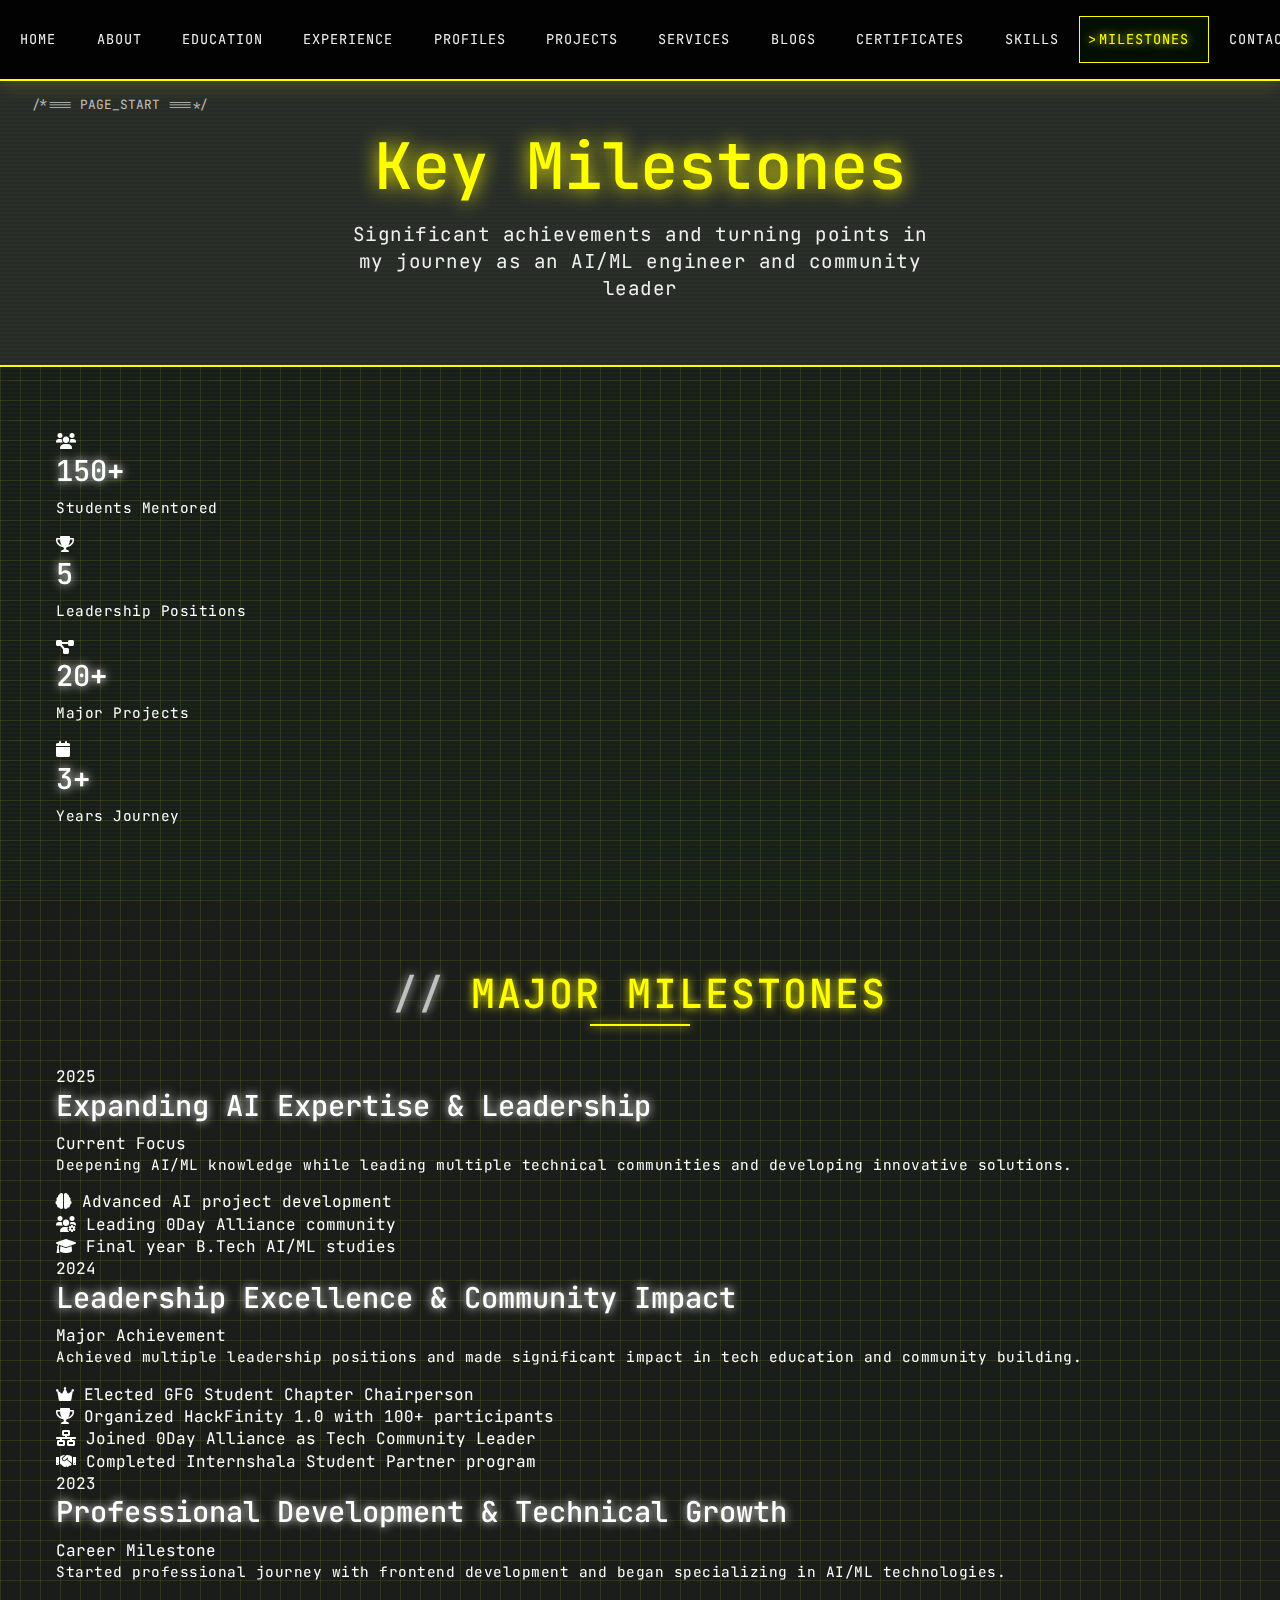
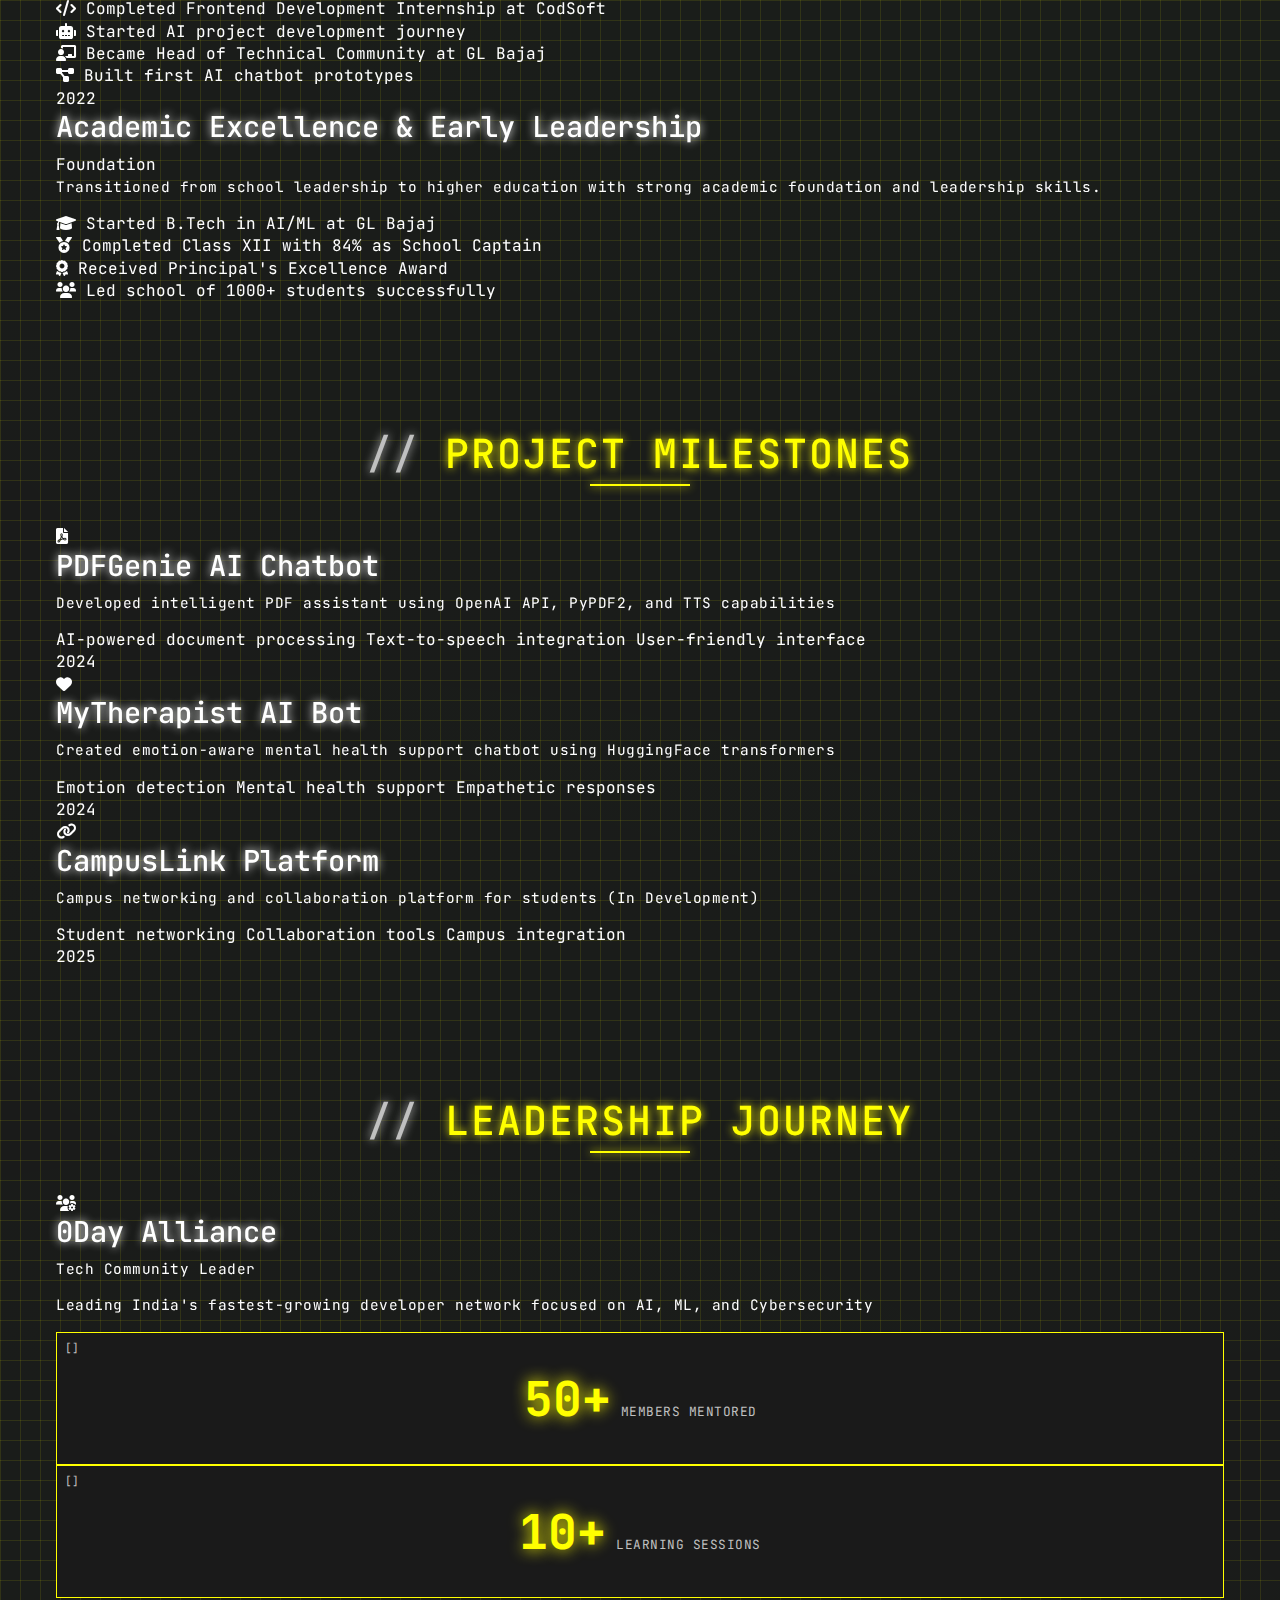
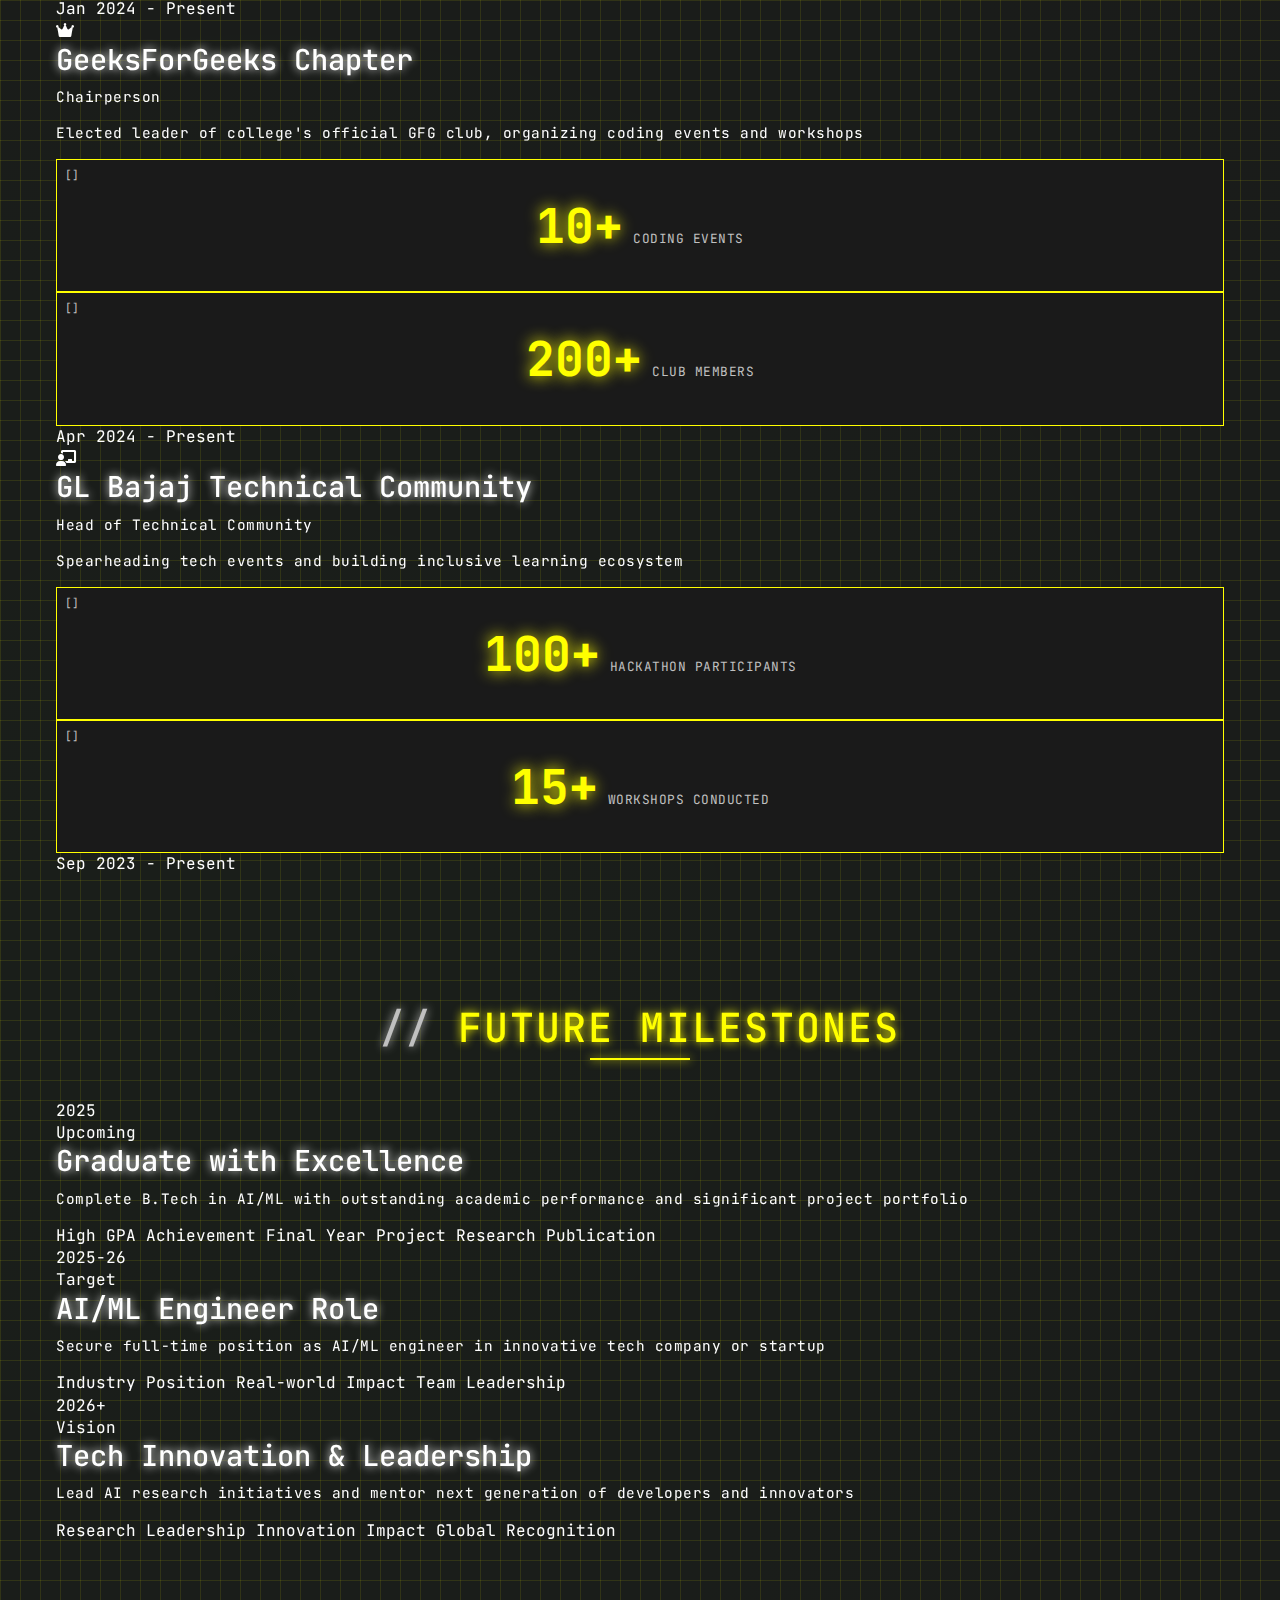
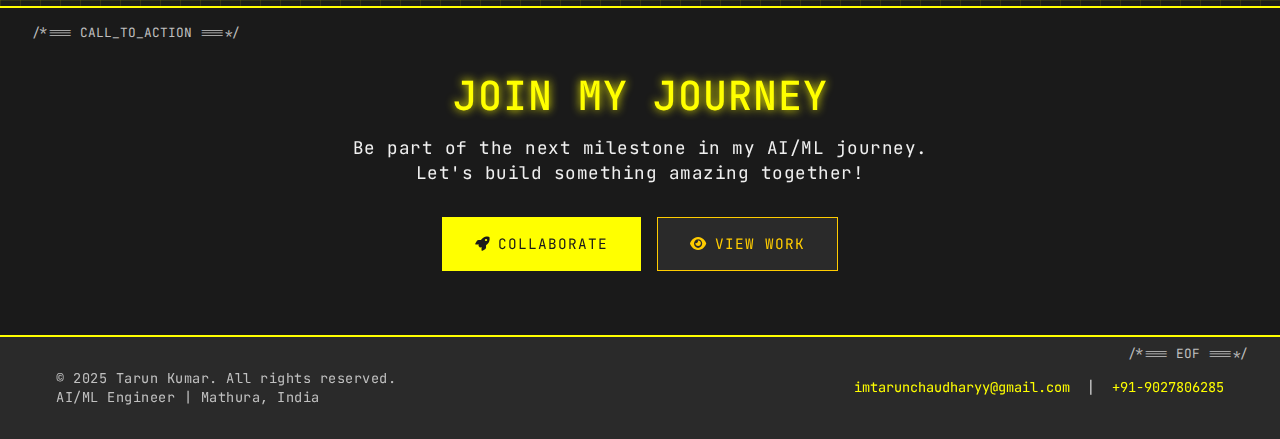
<file: milestones.html>
<!DOCTYPE html>
<html lang="en">
<head>
    <meta charset="UTF-8">
    <meta name="viewport" content="width=device-width, initial-scale=1.0">
    <meta name="description" content="Milestones & Achievements - Tarun Kumar AI/ML Engineer">
    <title>Milestones - Tarun Kumar</title>
    <link rel="icon" type="image/svg+xml" href="favicon.ico">
    <link rel="stylesheet" href="assets/style.css">
    <link href="https://cdnjs.cloudflare.com/ajax/libs/font-awesome/6.0.0/css/all.min.css" rel="stylesheet">
    <link href="https://fonts.googleapis.com/css2?family=Inter:wght@300;400;500;600;700&family=JetBrains+Mono:wght@400;500&display=swap" rel="stylesheet">
</head>
<body>
    <!-- Header Navigation -->
    <header class="header">
        <nav class="nav">
            <div class="nav-menu" id="nav-menu">
                <ul class="nav-list">
                    <li><a href="index.html" class="nav-link">Home</a></li>
                    <li><a href="about.html" class="nav-link">About</a></li>
                    <li><a href="education.html" class="nav-link">Education</a></li>
                    <li><a href="experience.html" class="nav-link">Experience</a></li>
                    <li><a href="profiles.html" class="nav-link">Profiles</a></li>
                    <li><a href="projects.html" class="nav-link">Projects</a></li>
                    <li><a href="services.html" class="nav-link">Services</a></li>
                    <li><a href="blogs.html" class="nav-link">Blogs</a></li>
                    <li><a href="certificates.html" class="nav-link">Certificates</a></li>
                    <li><a href="skills.html" class="nav-link">Skills</a></li>
                    <li><a href="milestones.html" class="nav-link active">Milestones</a></li>
                    <li><a href="contact.html" class="nav-link">Contact</a></li>
                </ul>
            </div>
            <div class="nav-actions">
                <button class="theme-toggle" id="theme-toggle">
                    <i class="fas fa-moon"></i>
                </button>
                <button class="nav-toggle" id="nav-toggle">
                    <i class="fas fa-bars"></i>
                </button>
            </div>
        </nav>
    </header>

    <!-- Main Content -->
    <main>
        <!-- Page Hero -->
        <section class="page-hero">
            <div class="container">
                <div class="page-hero-content">
                    <h1 class="page-title">Key Milestones</h1>
                    <p class="page-subtitle">Significant achievements and turning points in my journey as an AI/ML engineer and community leader</p>
                </div>
            </div>
        </section>

        <!-- Milestone Overview -->
        <section class="milestone-overview">
            <div class="container">
                <div class="milestone-stats">
                    <div class="stat-card">
                        <div class="stat-icon">
                            <i class="fas fa-users"></i>
                        </div>
                        <div class="stat-content">
                            <h3>150+</h3>
                            <p>Students Mentored</p>
                        </div>
                    </div>
                    <div class="stat-card">
                        <div class="stat-icon">
                            <i class="fas fa-trophy"></i>
                        </div>
                        <div class="stat-content">
                            <h3>5</h3>
                            <p>Leadership Positions</p>
                        </div>
                    </div>
                    <div class="stat-card">
                        <div class="stat-icon">
                            <i class="fas fa-project-diagram"></i>
                        </div>
                        <div class="stat-content">
                            <h3>20+</h3>
                            <p>Major Projects</p>
                        </div>
                    </div>
                    <div class="stat-card">
                        <div class="stat-icon">
                            <i class="fas fa-calendar"></i>
                        </div>
                        <div class="stat-content">
                            <h3>3+</h3>
                            <p>Years Journey</p>
                        </div>
                    </div>
                </div>
            </div>
        </section>

        <!-- Major Milestones Timeline -->
        <section class="milestones-timeline">
            <div class="container">
                <h2 class="section-title">Major Milestones</h2>
                <div class="timeline-container">
                    
                    <!-- 2025 Milestone -->
                    <div class="milestone-item current">
                        <div class="milestone-year">2025</div>
                        <div class="milestone-content">
                            <div class="milestone-header">
                                <h3>Expanding AI Expertise & Leadership</h3>
                                <span class="milestone-status current">Current Focus</span>
                            </div>
                            <div class="milestone-description">
                                <p>Deepening AI/ML knowledge while leading multiple technical communities and developing innovative solutions.</p>
                                <div class="milestone-achievements">
                                    <div class="achievement-item">
                                        <i class="fas fa-brain"></i>
                                        <span>Advanced AI project development</span>
                                    </div>
                                    <div class="achievement-item">
                                        <i class="fas fa-users-cog"></i>
                                        <span>Leading 0Day Alliance community</span>
                                    </div>
                                    <div class="achievement-item">
                                        <i class="fas fa-graduation-cap"></i>
                                        <span>Final year B.Tech AI/ML studies</span>
                                    </div>
                                </div>
                            </div>
                        </div>
                    </div>

                    <!-- 2024 Milestone -->
                    <div class="milestone-item major">
                        <div class="milestone-year">2024</div>
                        <div class="milestone-content">
                            <div class="milestone-header">
                                <h3>Leadership Excellence & Community Impact</h3>
                                <span class="milestone-status major">Major Achievement</span>
                            </div>
                            <div class="milestone-description">
                                <p>Achieved multiple leadership positions and made significant impact in tech education and community building.</p>
                                <div class="milestone-achievements">
                                    <div class="achievement-item">
                                        <i class="fas fa-crown"></i>
                                        <span>Elected GFG Student Chapter Chairperson</span>
                                    </div>
                                    <div class="achievement-item">
                                        <i class="fas fa-trophy"></i>
                                        <span>Organized HackFinity 1.0 with 100+ participants</span>
                                    </div>
                                    <div class="achievement-item">
                                        <i class="fas fa-network-wired"></i>
                                        <span>Joined 0Day Alliance as Tech Community Leader</span>
                                    </div>
                                    <div class="achievement-item">
                                        <i class="fas fa-handshake"></i>
                                        <span>Completed Internshala Student Partner program</span>
                                    </div>
                                </div>
                            </div>
                        </div>
                    </div>

                    <!-- 2023 Milestone -->
                    <div class="milestone-item">
                        <div class="milestone-year">2023</div>
                        <div class="milestone-content">
                            <div class="milestone-header">
                                <h3>Professional Development & Technical Growth</h3>
                                <span class="milestone-status">Career Milestone</span>
                            </div>
                            <div class="milestone-description">
                                <p>Started professional journey with frontend development and began specializing in AI/ML technologies.</p>
                                <div class="milestone-achievements">
                                    <div class="achievement-item">
                                        <i class="fas fa-code"></i>
                                        <span>Completed Frontend Development Internship at CodSoft</span>
                                    </div>
                                    <div class="achievement-item">
                                        <i class="fas fa-robot"></i>
                                        <span>Started AI project development journey</span>
                                    </div>
                                    <div class="achievement-item">
                                        <i class="fas fa-chalkboard-teacher"></i>
                                        <span>Became Head of Technical Community at GL Bajaj</span>
                                    </div>
                                    <div class="achievement-item">
                                        <i class="fas fa-project-diagram"></i>
                                        <span>Built first AI chatbot prototypes</span>
                                    </div>
                                </div>
                            </div>
                        </div>
                    </div>

                    <!-- 2022 Milestone -->
                    <div class="milestone-item">
                        <div class="milestone-year">2022</div>
                        <div class="milestone-content">
                            <div class="milestone-header">
                                <h3>Academic Excellence & Early Leadership</h3>
                                <span class="milestone-status">Foundation</span>
                            </div>
                            <div class="milestone-description">
                                <p>Transitioned from school leadership to higher education with strong academic foundation and leadership skills.</p>
                                <div class="milestone-achievements">
                                    <div class="achievement-item">
                                        <i class="fas fa-graduation-cap"></i>
                                        <span>Started B.Tech in AI/ML at GL Bajaj</span>
                                    </div>
                                    <div class="achievement-item">
                                        <i class="fas fa-medal"></i>
                                        <span>Completed Class XII with 84% as School Captain</span>
                                    </div>
                                    <div class="achievement-item">
                                        <i class="fas fa-award"></i>
                                        <span>Received Principal's Excellence Award</span>
                                    </div>
                                    <div class="achievement-item">
                                        <i class="fas fa-users"></i>
                                        <span>Led school of 1000+ students successfully</span>
                                    </div>
                                </div>
                            </div>
                        </div>
                    </div>
                </div>
            </div>
        </section>

        <!-- Project Milestones -->
        <section class="project-milestones">
            <div class="container">
                <h2 class="section-title">Project Milestones</h2>
                <div class="project-timeline">
                    <div class="project-milestone">
                        <div class="project-icon">
                            <i class="fas fa-file-pdf"></i>
                        </div>
                        <div class="project-content">
                            <h3>PDFGenie AI Chatbot</h3>
                            <p>Developed intelligent PDF assistant using OpenAI API, PyPDF2, and TTS capabilities</p>
                            <div class="project-impact">
                                <span class="impact-item">AI-powered document processing</span>
                                <span class="impact-item">Text-to-speech integration</span>
                                <span class="impact-item">User-friendly interface</span>
                            </div>
                        </div>
                        <div class="project-date">2024</div>
                    </div>

                    <div class="project-milestone">
                        <div class="project-icon">
                            <i class="fas fa-heart"></i>
                        </div>
                        <div class="project-content">
                            <h3>MyTherapist AI Bot</h3>
                            <p>Created emotion-aware mental health support chatbot using HuggingFace transformers</p>
                            <div class="project-impact">
                                <span class="impact-item">Emotion detection</span>
                                <span class="impact-item">Mental health support</span>
                                <span class="impact-item">Empathetic responses</span>
                            </div>
                        </div>
                        <div class="project-date">2024</div>
                    </div>

                    <div class="project-milestone">
                        <div class="project-icon">
                            <i class="fas fa-link"></i>
                        </div>
                        <div class="project-content">
                            <h3>CampusLink Platform</h3>
                            <p>Campus networking and collaboration platform for students (In Development)</p>
                            <div class="project-impact">
                                <span class="impact-item">Student networking</span>
                                <span class="impact-item">Collaboration tools</span>
                                <span class="impact-item">Campus integration</span>
                            </div>
                        </div>
                        <div class="project-date">2025</div>
                    </div>
                </div>
            </div>
        </section>

        <!-- Leadership Milestones -->
        <section class="leadership-milestones">
            <div class="container">
                <h2 class="section-title">Leadership Journey</h2>
                <div class="leadership-grid">
                    <div class="leadership-card">
                        <div class="leadership-icon">
                            <i class="fas fa-users-cog"></i>
                        </div>
                        <div class="leadership-content">
                            <h3>0Day Alliance</h3>
                            <p class="leadership-role">Tech Community Leader</p>
                            <p class="leadership-description">Leading India's fastest-growing developer network focused on AI, ML, and Cybersecurity</p>
                            <div class="leadership-stats">
                                <div class="stat-item">
                                    <span class="stat-number">50+</span>
                                    <span class="stat-label">Members Mentored</span>
                                </div>
                                <div class="stat-item">
                                    <span class="stat-number">10+</span>
                                    <span class="stat-label">Learning Sessions</span>
                                </div>
                            </div>
                        </div>
                        <div class="leadership-period">Jan 2024 - Present</div>
                    </div>

                    <div class="leadership-card">
                        <div class="leadership-icon">
                            <i class="fas fa-crown"></i>
                        </div>
                        <div class="leadership-content">
                            <h3>GeeksForGeeks Chapter</h3>
                            <p class="leadership-role">Chairperson</p>
                            <p class="leadership-description">Elected leader of college's official GFG club, organizing coding events and workshops</p>
                            <div class="leadership-stats">
                                <div class="stat-item">
                                    <span class="stat-number">10+</span>
                                    <span class="stat-label">Coding Events</span>
                                </div>
                                <div class="stat-item">
                                    <span class="stat-number">200+</span>
                                    <span class="stat-label">Club Members</span>
                                </div>
                            </div>
                        </div>
                        <div class="leadership-period">Apr 2024 - Present</div>
                    </div>

                    <div class="leadership-card">
                        <div class="leadership-icon">
                            <i class="fas fa-chalkboard-teacher"></i>
                        </div>
                        <div class="leadership-content">
                            <h3>GL Bajaj Technical Community</h3>
                            <p class="leadership-role">Head of Technical Community</p>
                            <p class="leadership-description">Spearheading tech events and building inclusive learning ecosystem</p>
                            <div class="leadership-stats">
                                <div class="stat-item">
                                    <span class="stat-number">100+</span>
                                    <span class="stat-label">Hackathon Participants</span>
                                </div>
                                <div class="stat-item">
                                    <span class="stat-number">15+</span>
                                    <span class="stat-label">Workshops Conducted</span>
                                </div>
                            </div>
                        </div>
                        <div class="leadership-period">Sep 2023 - Present</div>
                    </div>
                </div>
            </div>
        </section>

        <!-- Future Goals -->
        <section class="future-goals">
            <div class="container">
                <h2 class="section-title">Future Milestones</h2>
                <div class="goals-roadmap">
                    <div class="goal-item">
                        <div class="goal-timeline">
                            <div class="goal-year">2025</div>
                            <div class="goal-status upcoming">Upcoming</div>
                        </div>
                        <div class="goal-content">
                            <h3>Graduate with Excellence</h3>
                            <p>Complete B.Tech in AI/ML with outstanding academic performance and significant project portfolio</p>
                            <div class="goal-targets">
                                <span class="target-item">High GPA Achievement</span>
                                <span class="target-item">Final Year Project</span>
                                <span class="target-item">Research Publication</span>
                            </div>
                        </div>
                    </div>

                    <div class="goal-item">
                        <div class="goal-timeline">
                            <div class="goal-year">2025-26</div>
                            <div class="goal-status upcoming">Target</div>
                        </div>
                        <div class="goal-content">
                            <h3>AI/ML Engineer Role</h3>
                            <p>Secure full-time position as AI/ML engineer in innovative tech company or startup</p>
                            <div class="goal-targets">
                                <span class="target-item">Industry Position</span>
                                <span class="target-item">Real-world Impact</span>
                                <span class="target-item">Team Leadership</span>
                            </div>
                        </div>
                    </div>

                    <div class="goal-item">
                        <div class="goal-timeline">
                            <div class="goal-year">2026+</div>
                            <div class="goal-status vision">Vision</div>
                        </div>
                        <div class="goal-content">
                            <h3>Tech Innovation & Leadership</h3>
                            <p>Lead AI research initiatives and mentor next generation of developers and innovators</p>
                            <div class="goal-targets">
                                <span class="target-item">Research Leadership</span>
                                <span class="target-item">Innovation Impact</span>
                                <span class="target-item">Global Recognition</span>
                            </div>
                        </div>
                    </div>
                </div>
            </div>
        </section>

        <!-- Call to Action -->
        <section class="cta-section">
            <div class="container">
                <div class="cta-content">
                    <h2>Join My Journey</h2>
                    <p>Be part of the next milestone in my AI/ML journey. Let's build something amazing together!</p>
                    <div class="cta-buttons">
                        <a href="contact.html" class="btn btn-primary">
                            <i class="fas fa-rocket"></i>
                            Collaborate
                        </a>
                        <a href="projects.html" class="btn btn-secondary">
                            <i class="fas fa-eye"></i>
                            View Work
                        </a>
                    </div>
                </div>
            </div>
        </section>
    </main>

    <!-- Footer -->
    <footer class="footer">
        <div class="container">
            <div class="footer-content">
                <div class="footer-info">
                    <p>&copy; 2025 Tarun Kumar. All rights reserved.</p>
                    <p>AI/ML Engineer | Mathura, India</p>
                </div>
                <div class="footer-links">
                    <a href="mailto:imtarunchaudharyy@gmail.com">imtarunchaudharyy@gmail.com</a>
                    <span>|</span>
                    <a href="tel:+919027806285">+91-9027806285</a>
                </div>
            </div>
        </div>
    </footer>

    <script src="assets/script.js"></script>
</body>
</html>
</file>
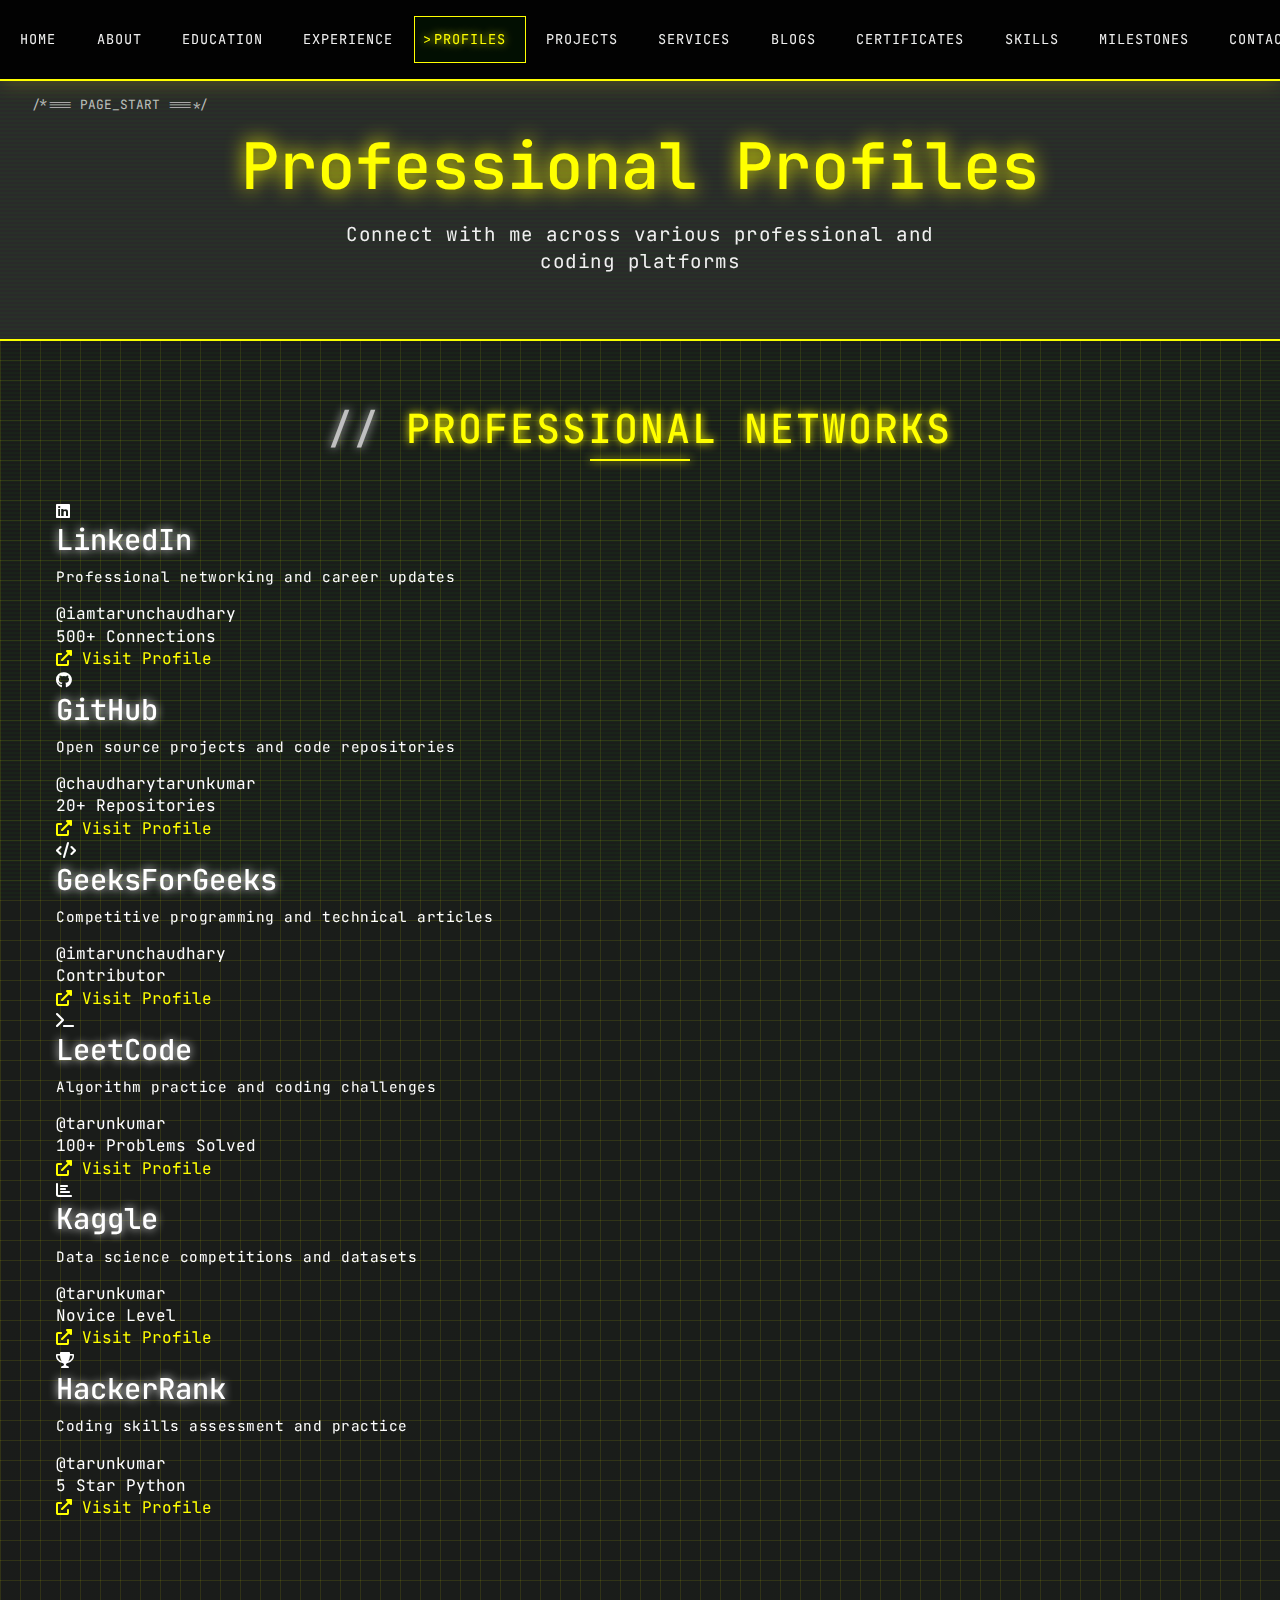
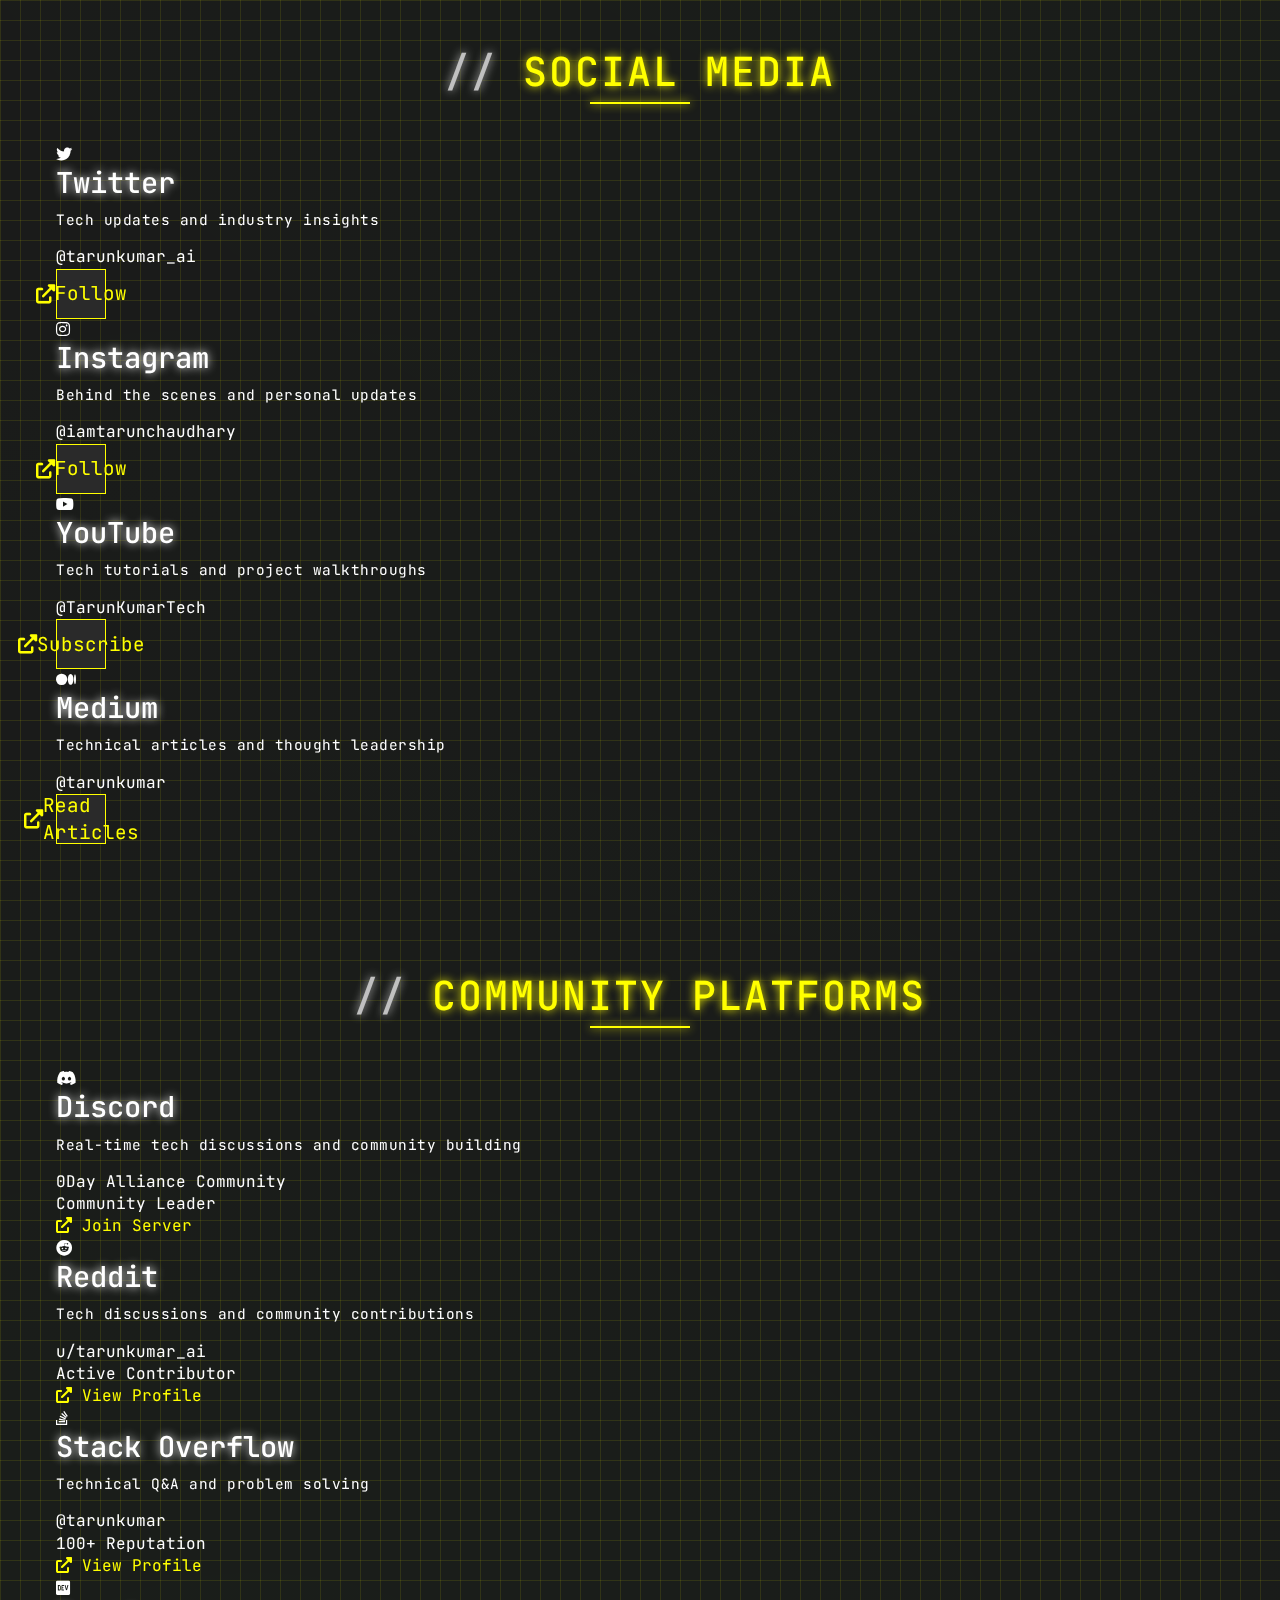
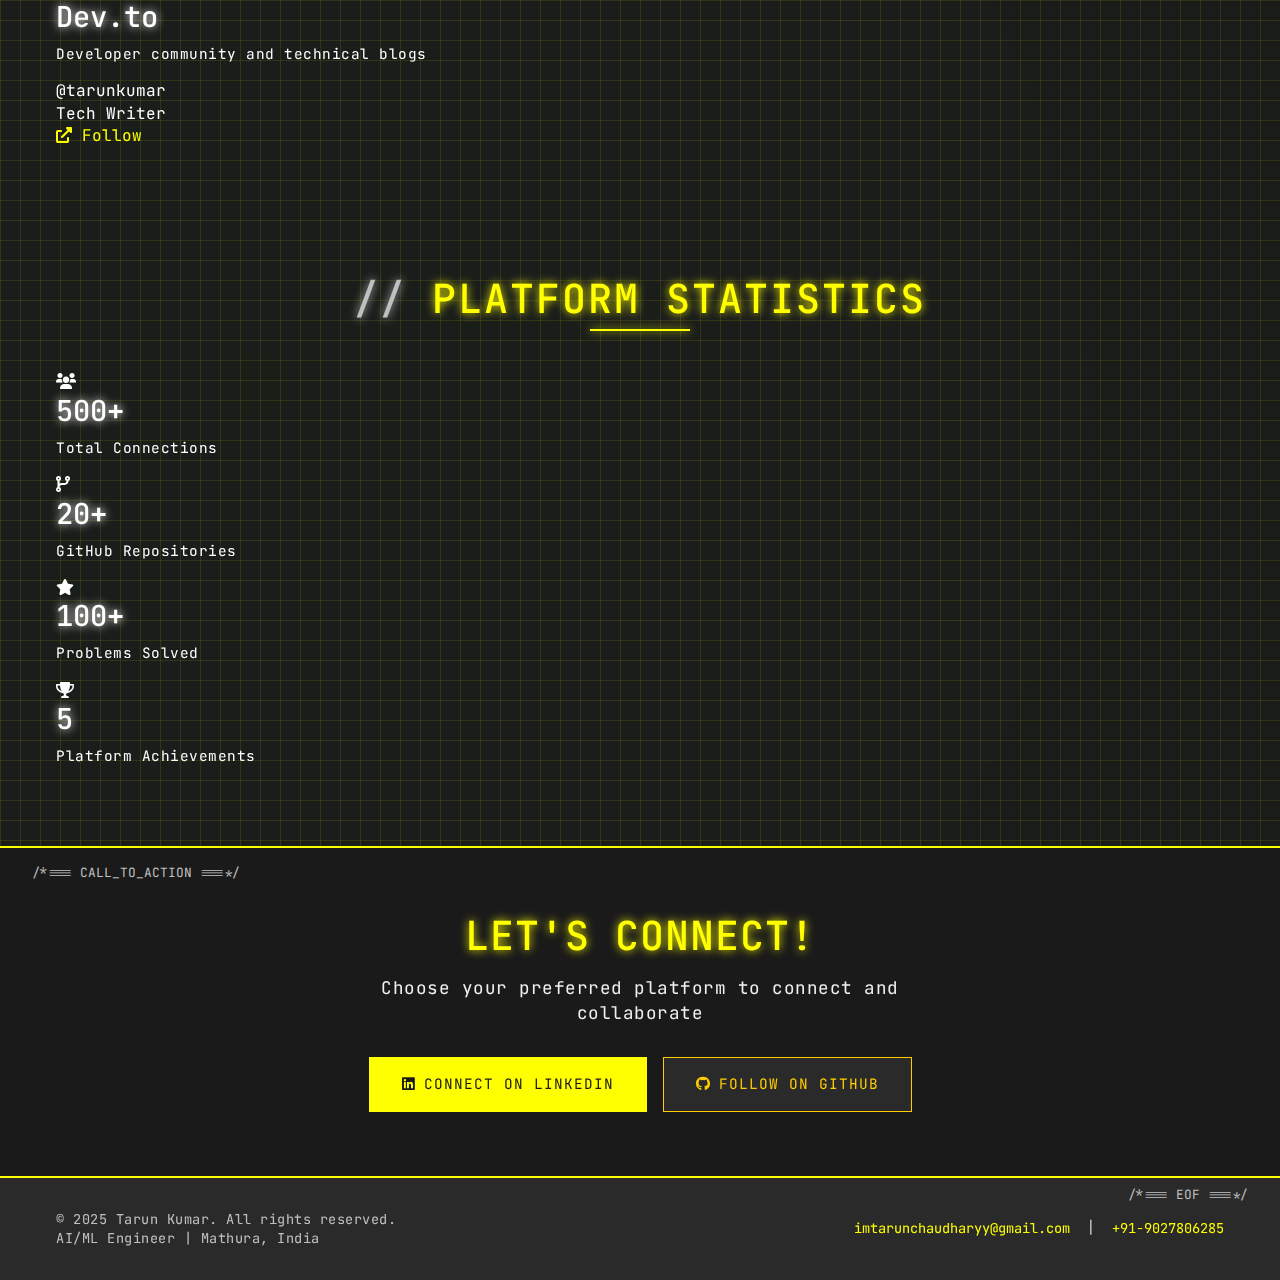
<file: profiles.html>
<!DOCTYPE html>
<html lang="en">
<head>
    <meta charset="UTF-8">
    <meta name="viewport" content="width=device-width, initial-scale=1.0">
    <meta name="description" content="Professional Profiles - Tarun Kumar AI/ML Engineer">
    <title>Profiles - Tarun Kumar</title>
    <link rel="icon" type="image/svg+xml" href="favicon.ico">
    <link rel="stylesheet" href="assets/style.css">
    <link href="https://cdnjs.cloudflare.com/ajax/libs/font-awesome/6.0.0/css/all.min.css" rel="stylesheet">
    <link href="https://fonts.googleapis.com/css2?family=Inter:wght@300;400;500;600;700&family=JetBrains+Mono:wght@400;500&display=swap" rel="stylesheet">
</head>
<body>
    <!-- Header Navigation -->
    <header class="header">
        <nav class="nav">
            <div class="nav-menu" id="nav-menu">
                <ul class="nav-list">
                    <li><a href="index.html" class="nav-link">Home</a></li>
                    <li><a href="about.html" class="nav-link">About</a></li>
                    <li><a href="education.html" class="nav-link">Education</a></li>
                    <li><a href="experience.html" class="nav-link">Experience</a></li>
                    <li><a href="profiles.html" class="nav-link active">Profiles</a></li>
                    <li><a href="projects.html" class="nav-link">Projects</a></li>
                    <li><a href="services.html" class="nav-link">Services</a></li>
                    <li><a href="blogs.html" class="nav-link">Blogs</a></li>
                    <li><a href="certificates.html" class="nav-link">Certificates</a></li>
                    <li><a href="skills.html" class="nav-link">Skills</a></li>
                    <li><a href="milestones.html" class="nav-link">Milestones</a></li>
                    <li><a href="contact.html" class="nav-link">Contact</a></li>
                </ul>
            </div>
            <div class="nav-actions">
                <button class="theme-toggle" id="theme-toggle">
                    <i class="fas fa-moon"></i>
                </button>
                <button class="nav-toggle" id="nav-toggle" aria-expanded="false" aria-label="Toggle navigation">
                    <i class="fas fa-bars"></i>
                </button>
            </div>
        </nav>
        <div class="nav-overlay" id="nav-overlay"></div>
    </header>

    <!-- Main Content -->
    <main>
        <!-- Page Hero -->
        <section class="page-hero">
            <div class="container">
                <div class="page-hero-content">
                    <h1 class="page-title">Professional Profiles</h1>
                    <p class="page-subtitle">Connect with me across various professional and coding platforms</p>
                </div>
            </div>
        </section>

        <!-- Professional Profiles -->
        <section class="profiles-section">
            <div class="container">
                <h2 class="section-title">Professional Networks</h2>
                <div class="profiles-grid">
                    <div class="profile-card linkedin">
                        <div class="profile-icon">
                            <i class="fab fa-linkedin"></i>
                        </div>
                        <div class="profile-content">
                            <h3>LinkedIn</h3>
                            <p>Professional networking and career updates</p>
                            <span class="profile-username">@iamtarunchaudhary</span>
                            <div class="profile-stats">
                                <span>500+ Connections</span>
                            </div>
                        </div>
                        <a href="https://www.linkedin.com/in/iamtarunchaudhary" target="_blank" class="profile-link">
                            <i class="fas fa-external-link-alt"></i>
                            Visit Profile
                        </a>
                    </div>

                    <div class="profile-card github">
                        <div class="profile-icon">
                            <i class="fab fa-github"></i>
                        </div>
                        <div class="profile-content">
                            <h3>GitHub</h3>
                            <p>Open source projects and code repositories</p>
                            <span class="profile-username">@chaudharytarunkumar</span>
                            <div class="profile-stats">
                                <span>20+ Repositories</span>
                            </div>
                        </div>
                        <a href="https://github.com/chaudharytarunkumar" target="_blank" class="profile-link">
                            <i class="fas fa-external-link-alt"></i>
                            Visit Profile
                        </a>
                    </div>

                    <div class="profile-card gfg">
                        <div class="profile-icon">
                            <i class="fas fa-code"></i>
                        </div>
                        <div class="profile-content">
                            <h3>GeeksForGeeks</h3>
                            <p>Competitive programming and technical articles</p>
                            <span class="profile-username">@imtarunchaudhary</span>
                            <div class="profile-stats">
                                <span>Contributor</span>
                            </div>
                        </div>
                        <a href="https://www.geeksforgeeks.org/user/imtarunchaudhary/" target="_blank" class="profile-link">
                            <i class="fas fa-external-link-alt"></i>
                            Visit Profile
                        </a>
                    </div>

                    <div class="profile-card leetcode">
                        <div class="profile-icon">
                            <i class="fas fa-terminal"></i>
                        </div>
                        <div class="profile-content">
                            <h3>LeetCode</h3>
                            <p>Algorithm practice and coding challenges</p>
                            <span class="profile-username">@tarunkumar</span>
                            <div class="profile-stats">
                                <span>100+ Problems Solved</span>
                            </div>
                        </div>
                        <a href="https://leetcode.com/tarunkumar" target="_blank" class="profile-link">
                            <i class="fas fa-external-link-alt"></i>
                            Visit Profile
                        </a>
                    </div>

                    <div class="profile-card kaggle">
                        <div class="profile-icon">
                            <i class="fas fa-chart-bar"></i>
                        </div>
                        <div class="profile-content">
                            <h3>Kaggle</h3>
                            <p>Data science competitions and datasets</p>
                            <span class="profile-username">@tarunkumar</span>
                            <div class="profile-stats">
                                <span>Novice Level</span>
                            </div>
                        </div>
                        <a href="https://www.kaggle.com/tarunkumar" target="_blank" class="profile-link">
                            <i class="fas fa-external-link-alt"></i>
                            Visit Profile
                        </a>
                    </div>

                    <div class="profile-card hackerrank">
                        <div class="profile-icon">
                            <i class="fas fa-trophy"></i>
                        </div>
                        <div class="profile-content">
                            <h3>HackerRank</h3>
                            <p>Coding skills assessment and practice</p>
                            <span class="profile-username">@tarunkumar</span>
                            <div class="profile-stats">
                                <span>5 Star Python</span>
                            </div>
                        </div>
                        <a href="https://www.hackerrank.com/tarunkumar" target="_blank" class="profile-link">
                            <i class="fas fa-external-link-alt"></i>
                            Visit Profile
                        </a>
                    </div>
                </div>
            </div>
        </section>

        <!-- Social Media -->
        <section class="social-section">
            <div class="container">
                <h2 class="section-title">Social Media</h2>
                <div class="social-grid">
                    <div class="social-card twitter">
                        <div class="social-icon">
                            <i class="fab fa-twitter"></i>
                        </div>
                        <div class="social-content">
                            <h3>Twitter</h3>
                            <p>Tech updates and industry insights</p>
                            <span class="social-username">@tarunkumar_ai</span>
                        </div>
                        <a href="https://twitter.com/tarunkumar_ai" target="_blank" class="social-link">
                            <i class="fas fa-external-link-alt"></i>
                            Follow
                        </a>
                    </div>

                    <div class="social-card instagram">
                        <div class="social-icon">
                            <i class="fab fa-instagram"></i>
                        </div>
                        <div class="social-content">
                            <h3>Instagram</h3>
                            <p>Behind the scenes and personal updates</p>
                            <span class="social-username">@iamtarunchaudhary</span>
                        </div>
                        <a href="https://instagram.com/iamtarunchaudhary" target="_blank" class="social-link">
                            <i class="fas fa-external-link-alt"></i>
                            Follow
                        </a>
                    </div>

                    <div class="social-card youtube">
                        <div class="social-icon">
                            <i class="fab fa-youtube"></i>
                        </div>
                        <div class="social-content">
                            <h3>YouTube</h3>
                            <p>Tech tutorials and project walkthroughs</p>
                            <span class="social-username">@TarunKumarTech</span>
                        </div>
                        <a href="#" target="_blank" class="social-link">
                            <i class="fas fa-external-link-alt"></i>
                            Subscribe
                        </a>
                    </div>

                    <div class="social-card medium">
                        <div class="social-icon">
                            <i class="fab fa-medium"></i>
                        </div>
                        <div class="social-content">
                            <h3>Medium</h3>
                            <p>Technical articles and thought leadership</p>
                            <span class="social-username">@tarunkumar</span>
                        </div>
                        <a href="#" target="_blank" class="social-link">
                            <i class="fas fa-external-link-alt"></i>
                            Read Articles
                        </a>
                    </div>
                </div>
            </div>
        </section>

        <!-- Community Platforms -->
        <section class="community-section">
            <div class="container">
                <h2 class="section-title">Community Platforms</h2>
                <div class="community-grid">
                    <div class="community-card discord">
                        <div class="community-icon">
                            <i class="fab fa-discord"></i>
                        </div>
                        <div class="community-content">
                            <h3>Discord</h3>
                            <p>Real-time tech discussions and community building</p>
                            <span class="community-username">0Day Alliance Community</span>
                            <div class="community-stats">
                                <span>Community Leader</span>
                            </div>
                        </div>
                        <a href="#" target="_blank" class="community-link">
                            <i class="fas fa-external-link-alt"></i>
                            Join Server
                        </a>
                    </div>

                    <div class="community-card reddit">
                        <div class="community-icon">
                            <i class="fab fa-reddit"></i>
                        </div>
                        <div class="community-content">
                            <h3>Reddit</h3>
                            <p>Tech discussions and community contributions</p>
                            <span class="community-username">u/tarunkumar_ai</span>
                            <div class="community-stats">
                                <span>Active Contributor</span>
                            </div>
                        </div>
                        <a href="#" target="_blank" class="community-link">
                            <i class="fas fa-external-link-alt"></i>
                            View Profile
                        </a>
                    </div>

                    <div class="community-card stackoverflow">
                        <div class="community-icon">
                            <i class="fab fa-stack-overflow"></i>
                        </div>
                        <div class="community-content">
                            <h3>Stack Overflow</h3>
                            <p>Technical Q&A and problem solving</p>
                            <span class="community-username">@tarunkumar</span>
                            <div class="community-stats">
                                <span>100+ Reputation</span>
                            </div>
                        </div>
                        <a href="#" target="_blank" class="community-link">
                            <i class="fas fa-external-link-alt"></i>
                            View Profile
                        </a>
                    </div>

                    <div class="community-card devto">
                        <div class="community-icon">
                            <i class="fab fa-dev"></i>
                        </div>
                        <div class="community-content">
                            <h3>Dev.to</h3>
                            <p>Developer community and technical blogs</p>
                            <span class="community-username">@tarunkumar</span>
                            <div class="community-stats">
                                <span>Tech Writer</span>
                            </div>
                        </div>
                        <a href="#" target="_blank" class="community-link">
                            <i class="fas fa-external-link-alt"></i>
                            Follow
                        </a>
                    </div>
                </div>
            </div>
        </section>

        <!-- Profile Statistics -->
        <section class="profile-stats-section">
            <div class="container">
                <h2 class="section-title">Platform Statistics</h2>
                <div class="stats-overview">
                    <div class="stat-card">
                        <div class="stat-icon">
                            <i class="fas fa-users"></i>
                        </div>
                        <div class="stat-content">
                            <h3>500+</h3>
                            <p>Total Connections</p>
                        </div>
                    </div>
                    <div class="stat-card">
                        <div class="stat-icon">
                            <i class="fas fa-code-branch"></i>
                        </div>
                        <div class="stat-content">
                            <h3>20+</h3>
                            <p>GitHub Repositories</p>
                        </div>
                    </div>
                    <div class="stat-card">
                        <div class="stat-icon">
                            <i class="fas fa-star"></i>
                        </div>
                        <div class="stat-content">
                            <h3>100+</h3>
                            <p>Problems Solved</p>
                        </div>
                    </div>
                    <div class="stat-card">
                        <div class="stat-icon">
                            <i class="fas fa-trophy"></i>
                        </div>
                        <div class="stat-content">
                            <h3>5</h3>
                            <p>Platform Achievements</p>
                        </div>
                    </div>
                </div>
            </div>
        </section>

        <!-- Call to Action -->
        <section class="cta-section">
            <div class="container">
                <div class="cta-content">
                    <h2>Let's Connect!</h2>
                    <p>Choose your preferred platform to connect and collaborate</p>
                    <div class="cta-buttons">
                        <a href="https://www.linkedin.com/in/iamtarunchaudhary" target="_blank" class="btn btn-primary">
                            <i class="fab fa-linkedin"></i>
                            Connect on LinkedIn
                        </a>
                        <a href="https://github.com/chaudharytarunkumar" target="_blank" class="btn btn-secondary">
                            <i class="fab fa-github"></i>
                            Follow on GitHub
                        </a>
                    </div>
                </div>
            </div>
        </section>
    </main>

    <!-- Footer -->
    <footer class="footer">
        <div class="container">
            <div class="footer-content">
                <div class="footer-info">
                    <p>&copy; 2025 Tarun Kumar. All rights reserved.</p>
                    <p>AI/ML Engineer | Mathura, India</p>
                </div>
                <div class="footer-links">
                    <a href="mailto:imtarunchaudharyy@gmail.com">imtarunchaudharyy@gmail.com</a>
                    <span>|</span>
                    <a href="tel:+919027806285">+91-9027806285</a>
                </div>
            </div>
        </div>
    </footer>

    <script src="assets/script.js"></script>
</body>
</html>
</file>
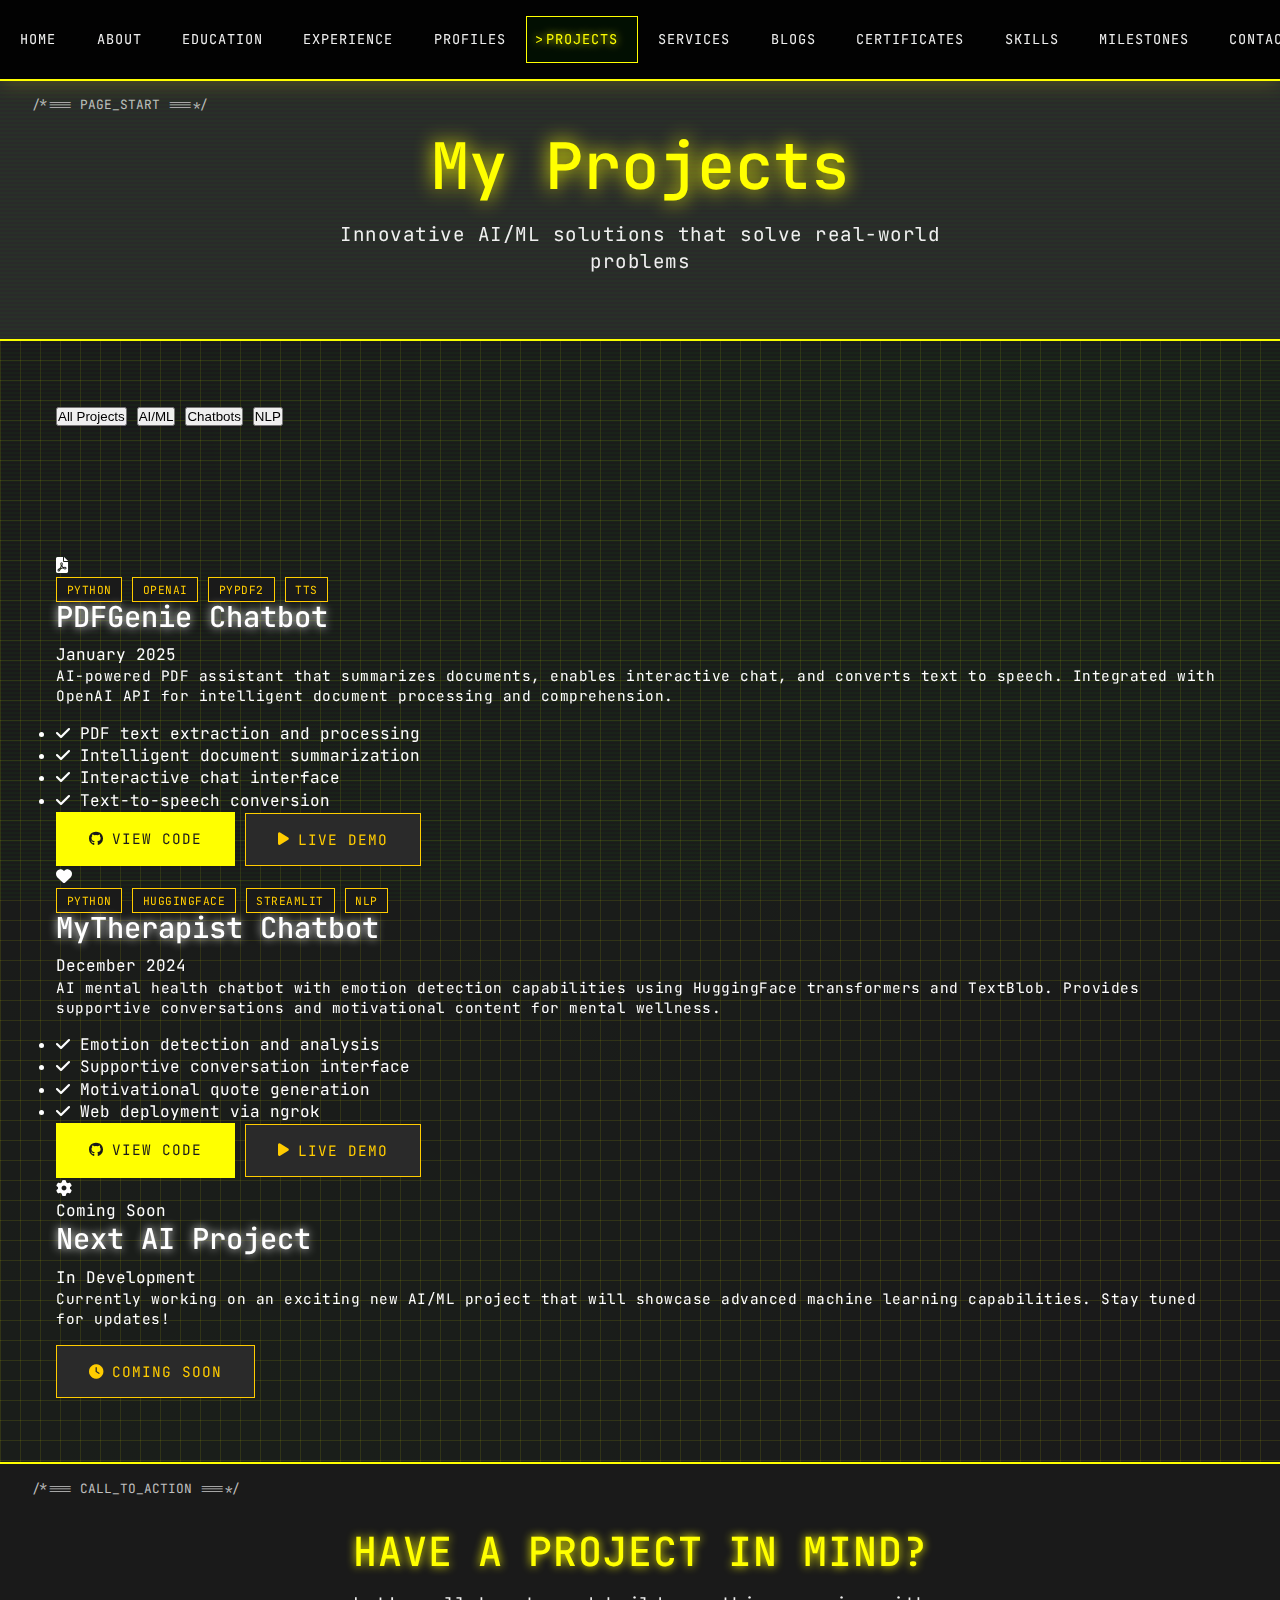
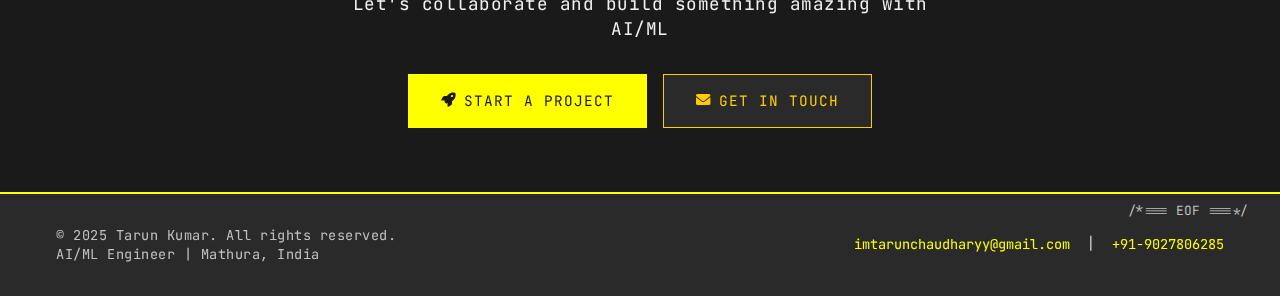
<file: projects.html>
<!DOCTYPE html>
<html lang="en">
<head>
    <meta charset="UTF-8">
    <meta name="viewport" content="width=device-width, initial-scale=1.0">
    <meta name="description" content="Projects by Tarun Kumar - AI/ML Engineer">
    <title>Projects - Tarun Kumar</title>
    <link rel="icon" type="image/svg+xml" href="favicon.ico">
    <link rel="stylesheet" href="assets/style.css">
    <link href="https://cdnjs.cloudflare.com/ajax/libs/font-awesome/6.0.0/css/all.min.css" rel="stylesheet">
    <link href="https://fonts.googleapis.com/css2?family=Inter:wght@300;400;500;600;700&family=JetBrains+Mono:wght@400;500&display=swap" rel="stylesheet">
</head>
<body>
    <!-- Header Navigation -->
    <header class="header">
        <nav class="nav">
            <div class="nav-menu" id="nav-menu">
                <ul class="nav-list">
                    <li><a href="index.html" class="nav-link">Home</a></li>
                    <li><a href="about.html" class="nav-link">About</a></li>
                    <li><a href="education.html" class="nav-link">Education</a></li>
                    <li><a href="experience.html" class="nav-link">Experience</a></li>
                    <li><a href="profiles.html" class="nav-link">Profiles</a></li>
                    <li><a href="projects.html" class="nav-link active">Projects</a></li>
                    <li><a href="services.html" class="nav-link">Services</a></li>
                    <li><a href="blogs.html" class="nav-link">Blogs</a></li>
                    <li><a href="certificates.html" class="nav-link">Certificates</a></li>
                    <li><a href="skills.html" class="nav-link">Skills</a></li>
                    <li><a href="milestones.html" class="nav-link">Milestones</a></li>
                    <li><a href="contact.html" class="nav-link">Contact</a></li>
                </ul>
            </div>
            <div class="nav-actions">
                <button class="theme-toggle" id="theme-toggle">
                    <i class="fas fa-moon"></i>
                </button>
                <button class="nav-toggle" id="nav-toggle">
                    <i class="fas fa-bars"></i>
                </button>
            </div>
        </nav>
    </header>

    <!-- Main Content -->
    <main>
        <!-- Page Hero -->
        <section class="page-hero">
            <div class="container">
                <div class="page-hero-content">
                    <h1 class="page-title">My Projects</h1>
                    <p class="page-subtitle">Innovative AI/ML solutions that solve real-world problems</p>
                </div>
            </div>
        </section>

        <!-- Project Filters -->
        <section class="project-filters">
            <div class="container">
                <div class="filter-buttons">
                    <button class="filter-btn active" data-filter="all">All Projects</button>
                    <button class="filter-btn" data-filter="ai-ml">AI/ML</button>
                    <button class="filter-btn" data-filter="chatbot">Chatbots</button>
                    <button class="filter-btn" data-filter="nlp">NLP</button>
                </div>
            </div>
        </section>

        <!-- Projects Grid -->
        <section class="projects-grid">
            <div class="container">
                <div class="projects-container">
                    <!-- PDFGenie Chatbot -->
                    <div class="project-card" data-category="ai-ml chatbot nlp">
                        <div class="project-image">
                            <div class="project-icon">
                                <i class="fas fa-file-pdf"></i>
                            </div>
                            <div class="project-overlay">
                                <div class="project-tech">
                                    <span class="tech-tag">Python</span>
                                    <span class="tech-tag">OpenAI</span>
                                    <span class="tech-tag">PyPDF2</span>
                                    <span class="tech-tag">TTS</span>
                                </div>
                            </div>
                        </div>
                        <div class="project-content">
                            <div class="project-header">
                                <h3 class="project-title">PDFGenie Chatbot</h3>
                                <div class="project-date">January 2025</div>
                            </div>
                            <p class="project-description">
                                AI-powered PDF assistant that summarizes documents, enables interactive chat, and converts text to speech. 
                                Integrated with OpenAI API for intelligent document processing and comprehension.
                            </p>
                            <div class="project-features">
                                <ul>
                                    <li><i class="fas fa-check"></i> PDF text extraction and processing</li>
                                    <li><i class="fas fa-check"></i> Intelligent document summarization</li>
                                    <li><i class="fas fa-check"></i> Interactive chat interface</li>
                                    <li><i class="fas fa-check"></i> Text-to-speech conversion</li>
                                </ul>
                            </div>
                            <div class="project-actions">
                                <a href="https://github.com/chaudharytarunkumar/PDFGenie.git" target="_blank" class="btn btn-primary">
                                    <i class="fab fa-github"></i>
                                    View Code
                                </a>
                                <button class="btn btn-secondary" onclick="openProjectDemo('pdfgenie')">
                                    <i class="fas fa-play"></i>
                                    Live Demo
                                </button>
                            </div>
                        </div>
                    </div>

                    <!-- MyTherapist Chatbot -->
                    <div class="project-card" data-category="ai-ml chatbot nlp">
                        <div class="project-image">
                            <div class="project-icon">
                                <i class="fas fa-heart"></i>
                            </div>
                            <div class="project-overlay">
                                <div class="project-tech">
                                    <span class="tech-tag">Python</span>
                                    <span class="tech-tag">HuggingFace</span>
                                    <span class="tech-tag">Streamlit</span>
                                    <span class="tech-tag">NLP</span>
                                </div>
                            </div>
                        </div>
                        <div class="project-content">
                            <div class="project-header">
                                <h3 class="project-title">MyTherapist Chatbot</h3>
                                <div class="project-date">December 2024</div>
                            </div>
                            <p class="project-description">
                                AI mental health chatbot with emotion detection capabilities using HuggingFace transformers and TextBlob. 
                                Provides supportive conversations and motivational content for mental wellness.
                            </p>
                            <div class="project-features">
                                <ul>
                                    <li><i class="fas fa-check"></i> Emotion detection and analysis</li>
                                    <li><i class="fas fa-check"></i> Supportive conversation interface</li>
                                    <li><i class="fas fa-check"></i> Motivational quote generation</li>
                                    <li><i class="fas fa-check"></i> Web deployment via ngrok</li>
                                </ul>
                            </div>
                            <div class="project-actions">
                                <a href="https://github.com/chaudharytarunkumar/MyTherapist-Chatbot.git" target="_blank" class="btn btn-primary">
                                    <i class="fab fa-github"></i>
                                    View Code
                                </a>
                                <button class="btn btn-secondary" onclick="openProjectDemo('mytherapist')">
                                    <i class="fas fa-play"></i>
                                    Live Demo
                                </button>
                            </div>
                        </div>
                    </div>

                    <!-- Additional Project Placeholder -->
                    <div class="project-card coming-soon" data-category="ai-ml">
                        <div class="project-image">
                            <div class="project-icon">
                                <i class="fas fa-cog"></i>
                            </div>
                            <div class="coming-soon-overlay">
                                <span>Coming Soon</span>
                            </div>
                        </div>
                        <div class="project-content">
                            <div class="project-header">
                                <h3 class="project-title">Next AI Project</h3>
                                <div class="project-date">In Development</div>
                            </div>
                            <p class="project-description">
                                Currently working on an exciting new AI/ML project that will showcase advanced machine learning capabilities. 
                                Stay tuned for updates!
                            </p>
                            <div class="project-actions">
                                <button class="btn btn-secondary" disabled>
                                    <i class="fas fa-clock"></i>
                                    Coming Soon
                                </button>
                            </div>
                        </div>
                    </div>
                </div>
            </div>
        </section>

        <!-- Project Demo Modal -->
        <div class="modal project-modal" id="project-modal">
            <div class="modal-content project-modal-content">
                <div class="modal-header">
                    <h3 id="demo-title">Project Demo</h3>
                    <button class="modal-close" onclick="closeProjectDemo()">
                        <i class="fas fa-times"></i>
                    </button>
                </div>
                <div class="modal-body">
                    <div class="demo-container">
                        <div class="demo-placeholder" id="demo-content">
                            <div class="demo-icon">
                                <i class="fas fa-play-circle"></i>
                            </div>
                            <p>Demo will be available once the project is deployed to a live server.</p>
                            <p>Visit the GitHub repository to see the complete source code and documentation.</p>
                        </div>
                    </div>
                </div>
            </div>
        </div>

        <!-- Call to Action -->
        <section class="cta-section">
            <div class="container">
                <div class="cta-content">
                    <h2>Have a Project in Mind?</h2>
                    <p>Let's collaborate and build something amazing with AI/ML</p>
                    <div class="cta-buttons">
                        <a href="#hire-modal" class="btn btn-primary" onclick="openHireModal()">
                            <i class="fas fa-rocket"></i>
                            Start a Project
                        </a>
                        <a href="contact.html" class="btn btn-secondary">
                            <i class="fas fa-envelope"></i>
                            Get In Touch
                        </a>
                    </div>
                </div>
            </div>
        </section>
    </main>

    <!-- Hire Me Modal -->
    <div class="modal" id="hire-modal">
        <div class="modal-content">
            <div class="modal-header">
                <h3>Let's Work Together!</h3>
                <button class="modal-close" onclick="closeHireModal()">
                    <i class="fas fa-times"></i>
                </button>
            </div>
            <div class="modal-body">
                <div class="hire-avatar">
                    <div class="avatar-animation">
                        <i class="fas fa-user-tie"></i>
                    </div>
                </div>
                <p>Ready to bring AI/ML solutions to your project? Let's discuss how I can help you build intelligent systems that drive results.</p>
                <div class="hire-actions">
                    <a href="mailto:imtarunchaudharyy@gmail.com?subject=Hiring Inquiry - AI/ML Project&body=Hi Tarun,%0D%0A%0D%0AI'm interested in discussing a project opportunity with you.%0D%0A%0D%0AProject Details:%0D%0A-%0D%0A-%0D%0A%0D%0ABest regards," class="btn btn-primary">
                        <i class="fas fa-envelope"></i>
                        Send Email
                    </a>
                    <a href="contact.html" class="btn btn-secondary">
                        <i class="fas fa-form"></i>
                        Contact Form
                    </a>
                </div>
            </div>
        </div>
    </div>

    <!-- Footer -->
    <footer class="footer">
        <div class="container">
            <div class="footer-content">
                <div class="footer-info">
                    <p>&copy; 2025 Tarun Kumar. All rights reserved.</p>
                    <p>AI/ML Engineer | Mathura, India</p>
                </div>
                <div class="footer-links">
                    <a href="mailto:imtarunchaudharyy@gmail.com">imtarunchaudharyy@gmail.com</a>
                    <span>|</span>
                    <a href="tel:+919027806285">+91-9027806285</a>
                </div>
            </div>
        </div>
    </footer>

    <script src="assets/script.js"></script>
</body>
</html>
</file>
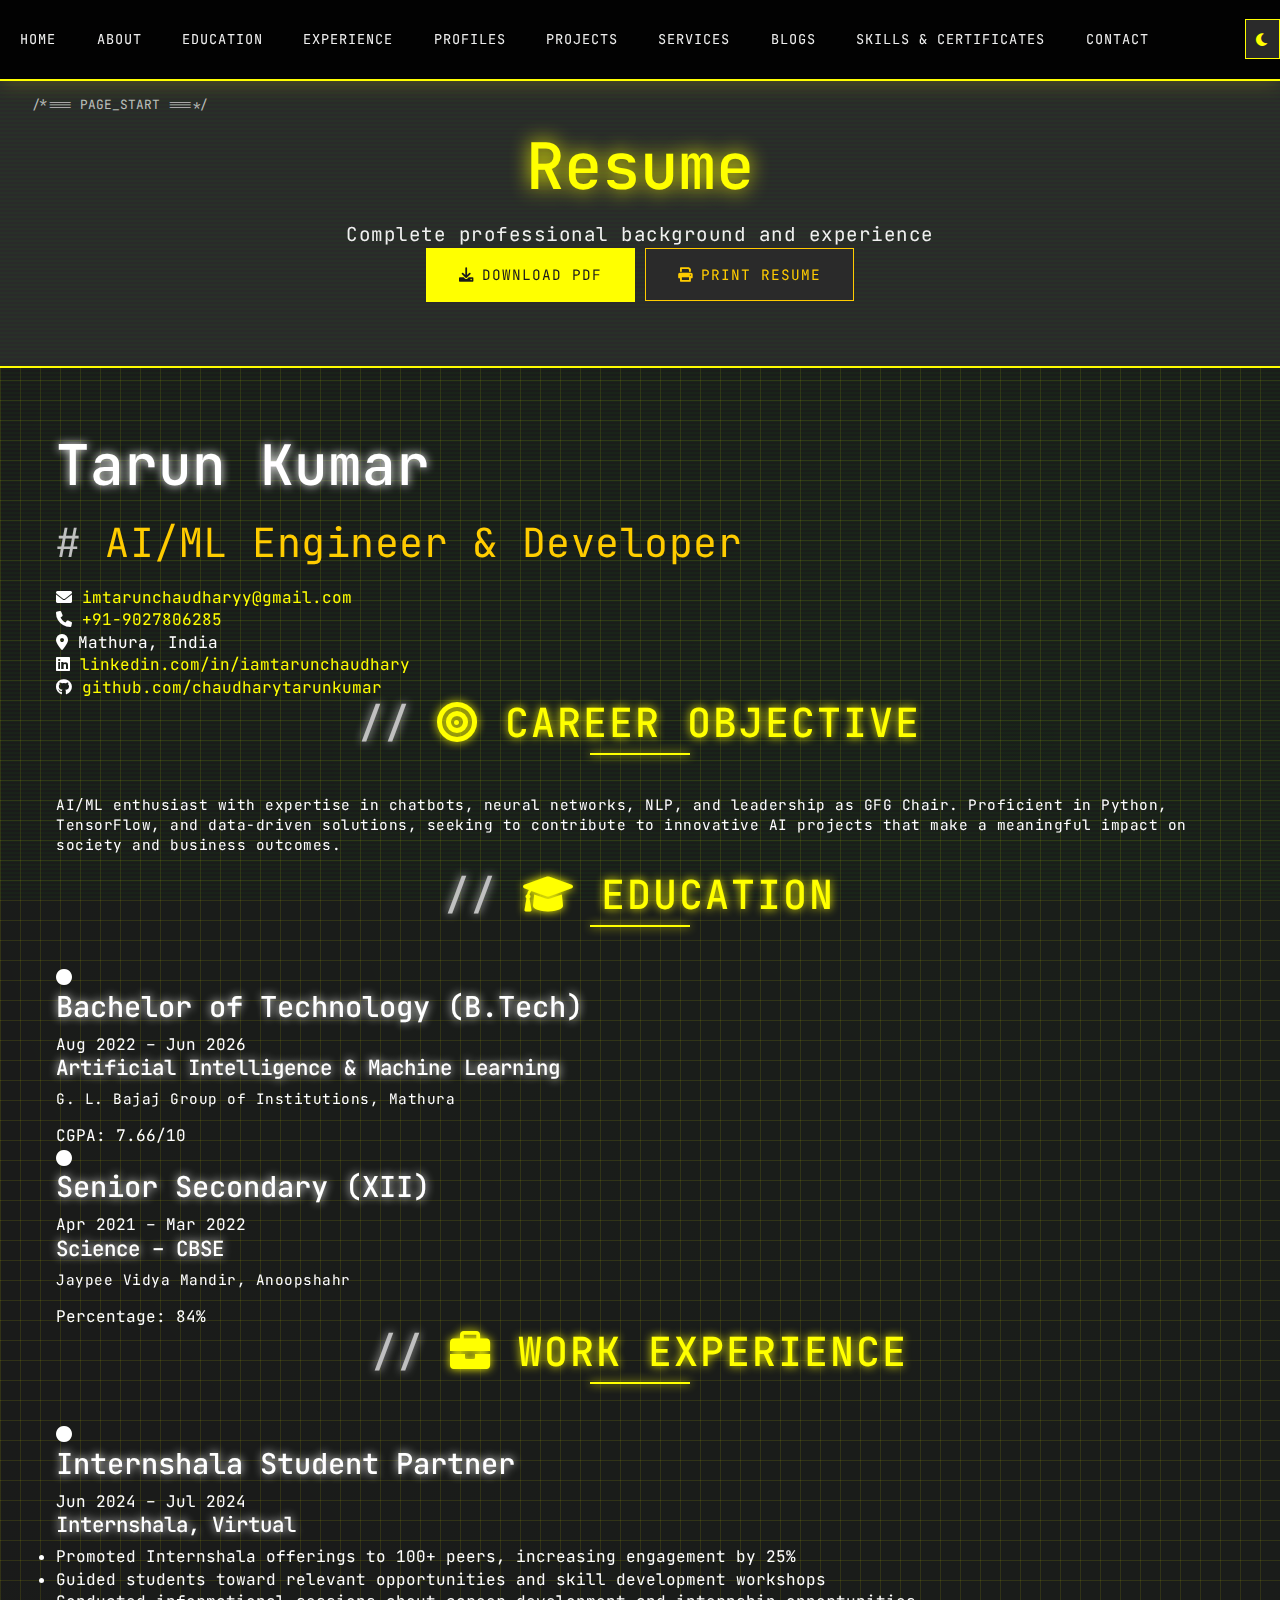
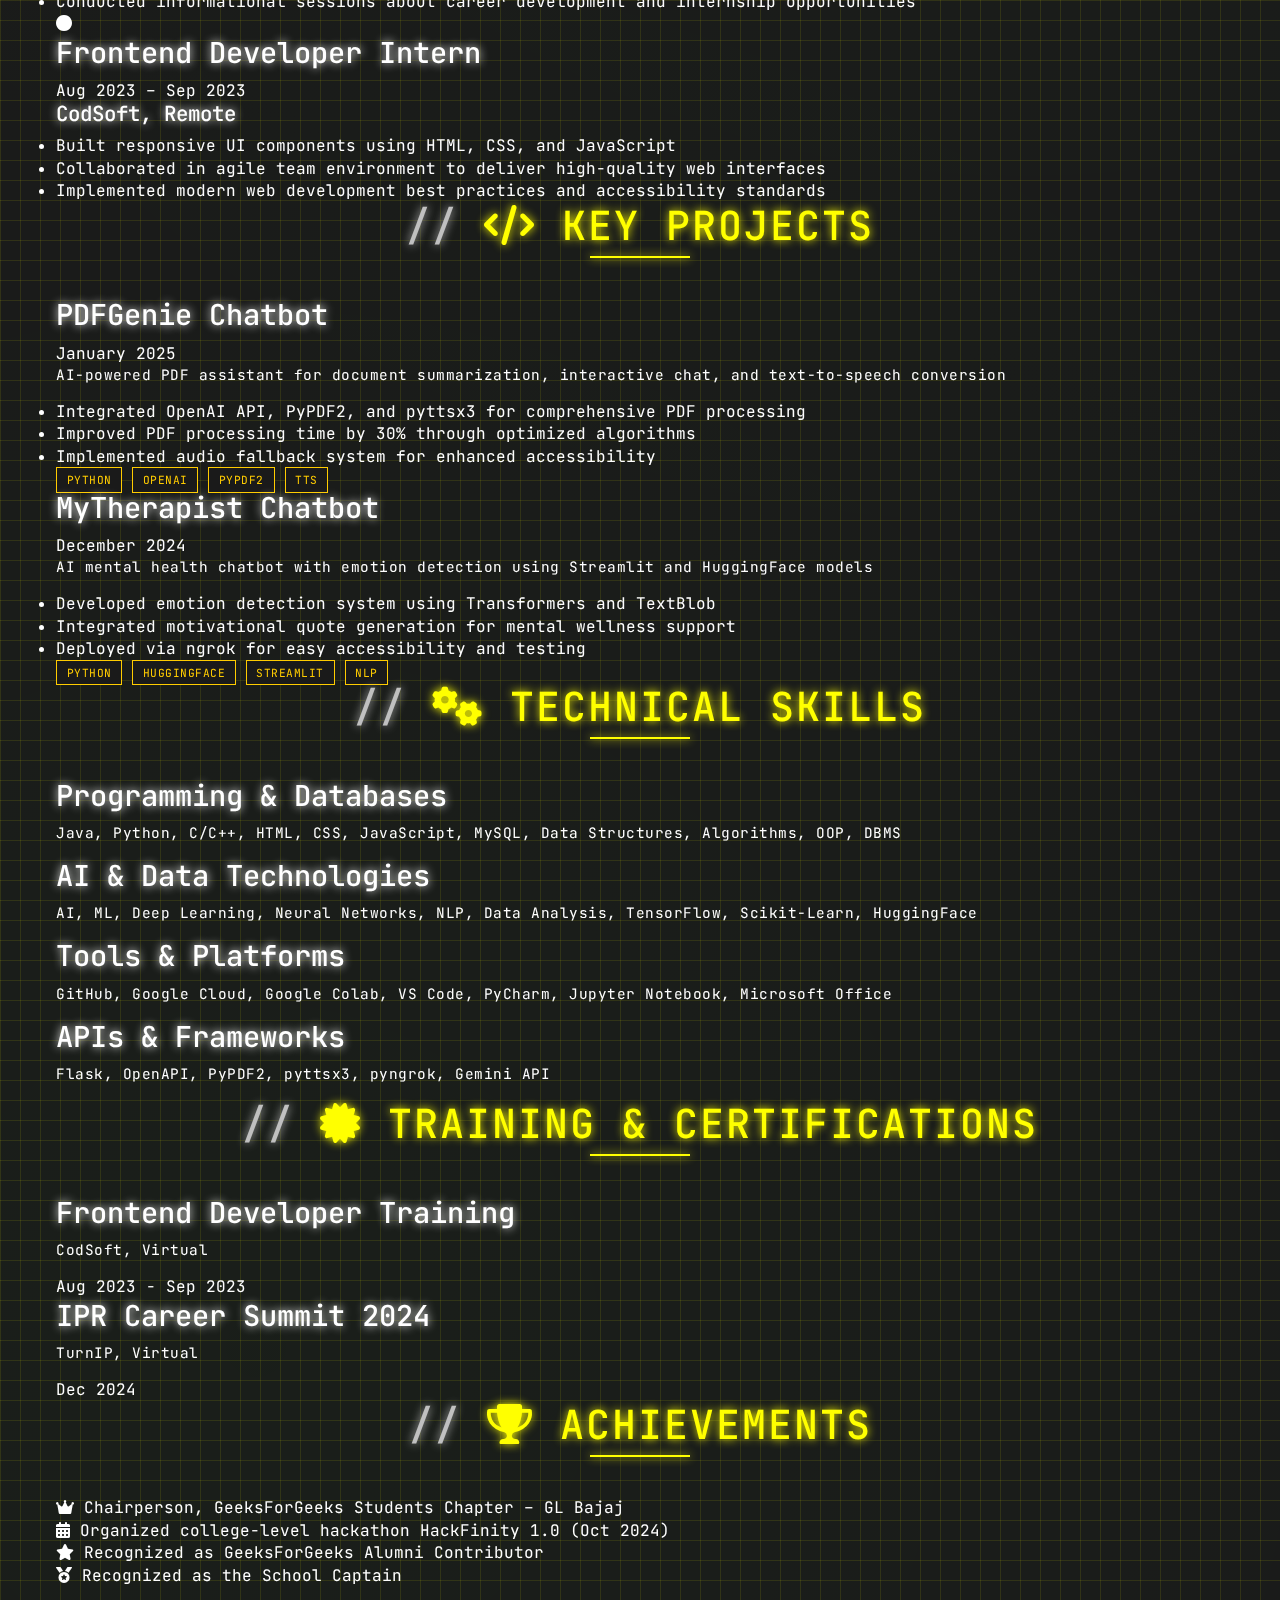
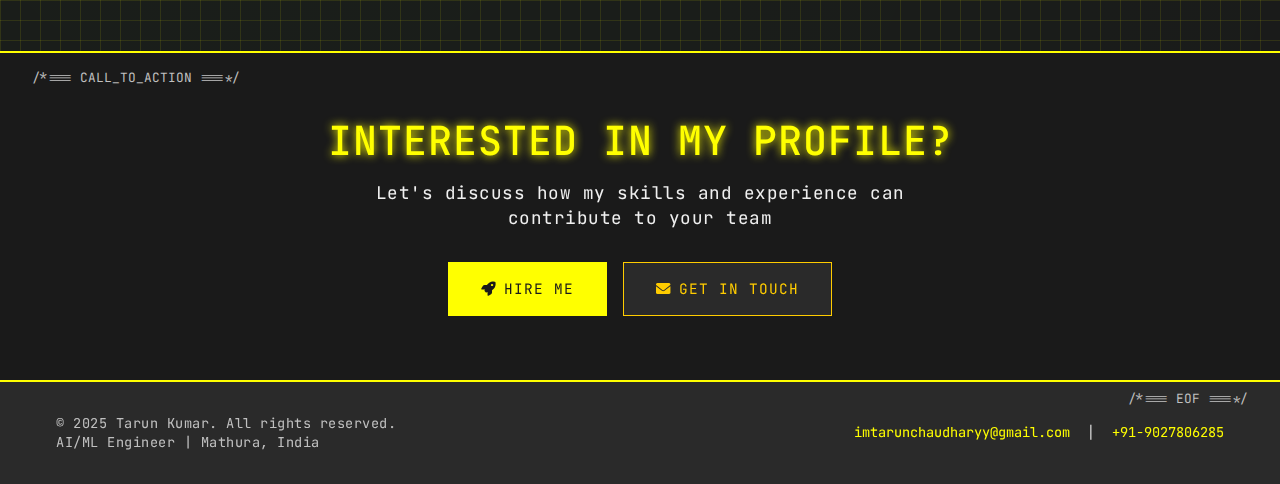
<file: resume.html>
<!DOCTYPE html>
<html lang="en">
<head>
    <meta charset="UTF-8">
    <meta name="viewport" content="width=device-width, initial-scale=1.0">
    <meta name="description" content="Resume - Tarun Kumar AI/ML Engineer">
    <title>Resume - Tarun Kumar</title>
    <link rel="icon" type="image/svg+xml" href="favicon.ico">
    <link rel="stylesheet" href="assets/style.css">
    <link href="https://cdnjs.cloudflare.com/ajax/libs/font-awesome/6.0.0/css/all.min.css" rel="stylesheet">
    <link href="https://fonts.googleapis.com/css2?family=Inter:wght@300;400;500;600;700&family=JetBrains+Mono:wght@400;500&display=swap" rel="stylesheet">
</head>
<body>
    <!-- Header Navigation -->
    <header class="header">
        <nav class="nav">
            <div class="nav-menu" id="nav-menu">
                <ul class="nav-list">
                    <li><a href="index.html" class="nav-link">Home</a></li>
                    <li><a href="about.html" class="nav-link">About</a></li>
                    <li><a href="education.html" class="nav-link">Education</a></li>
                    <li><a href="experience.html" class="nav-link">Experience</a></li>
                    <li><a href="profiles.html" class="nav-link">Profiles</a></li>
                    <li><a href="projects.html" class="nav-link">Projects</a></li>
                    <li><a href="services.html" class="nav-link">Services</a></li>
                    <li><a href="blogs.html" class="nav-link">Blogs</a></li>
                    <li><a href="skills-certificates.html" class="nav-link">Skills & Certificates</a></li>
<!--                     <li><a href="milestones.html" class="nav-link">Milestones</a></li> -->
                    <li><a href="contact.html" class="nav-link">Contact</a></li>
                </ul>
            </div>
            <div class="nav-actions">
                <button class="theme-toggle" id="theme-toggle">
                    <i class="fas fa-moon"></i>
                </button>
                <button class="nav-toggle" id="nav-toggle">
                    <i class="fas fa-bars"></i>
                </button>
            </div>
        </nav>
    </header>

    <!-- Main Content -->
    <main>
        <!-- Page Hero -->
        <section class="page-hero">
            <div class="container">
                <div class="page-hero-content">
                    <h1 class="page-title">Resume</h1>
                    <p class="page-subtitle">Complete professional background and experience</p>
                    <div class="resume-actions">
                        <a href="assets/resume.pdf" class="btn btn-primary" download="Resume_Tarun.pdf">
                            <i class="fas fa-download"></i>
                            Download PDF
                        </a>
                        <button class="btn btn-secondary" onclick="window.print()">
                            <i class="fas fa-print"></i>
                            Print Resume
                        </button>
                    </div>
                </div>
            </div>
        </section>

        <!-- Resume Content -->
        <section class="resume-content">
            <div class="container">
                <div class="resume-layout">
                    <!-- Personal Info -->
                    <div class="resume-header">
                        <div class="personal-info">
                            <h1>Tarun Kumar</h1>
                            <p class="title">AI/ML Engineer & Developer</p>
                            <div class="contact-details">
                                <div class="contact-item">
                                    <i class="fas fa-envelope"></i>
                                    <a href="mailto:imtarunchaudharyy@gmail.com">imtarunchaudharyy@gmail.com</a>
                                </div>
                                <div class="contact-item">
                                    <i class="fas fa-phone"></i>
                                    <a href="tel:+919027806285">+91-9027806285</a>
                                </div>
                                <div class="contact-item">
                                    <i class="fas fa-map-marker-alt"></i>
                                    <span>Mathura, India</span>
                                </div>
                                <div class="contact-item">
                                    <i class="fab fa-linkedin"></i>
                                    <a href="https://linkedin.com/in/iamtarunchaudhary" target="_blank">linkedin.com/in/iamtarunchaudhary</a>
                                </div>
                                <div class="contact-item">
                                    <i class="fab fa-github"></i>
                                    <a href="https://github.com/chaudharytarunkumar" target="_blank">github.com/chaudharytarunkumar</a>
                                </div>
                            </div>
                        </div>
                    </div>

                    <!-- Career Objective -->
                    <div class="resume-section">
                        <h2 class="section-title">
                            <i class="fas fa-bullseye"></i>
                            Career Objective
                        </h2>
                        <div class="section-content">
                            <p>
                                AI/ML enthusiast with expertise in chatbots, neural networks, NLP, and leadership as GFG Chair. 
                                Proficient in Python, TensorFlow, and data-driven solutions, seeking to contribute to innovative 
                                AI projects that make a meaningful impact on society and business outcomes.
                            </p>
                        </div>
                    </div>

                    <!-- Education Timeline -->
                    <div class="resume-section">
                        <h2 class="section-title">
                            <i class="fas fa-graduation-cap"></i>
                            Education
                        </h2>
                        <div class="timeline-container">
                            <div class="timeline-item">
                                <div class="timeline-marker">
                                    <i class="fas fa-circle"></i>
                                </div>
                                <div class="timeline-content">
                                    <div class="timeline-header">
                                        <h3>Bachelor of Technology (B.Tech)</h3>
                                        <span class="timeline-date">Aug 2022 – Jun 2026</span>
                                    </div>
                                    <h4>Artificial Intelligence & Machine Learning</h4>
                                    <p>G. L. Bajaj Group of Institutions, Mathura</p>
                                    <div class="achievement">CGPA: 7.66/10</div>
                                </div>
                            </div>
                            <div class="timeline-item">
                                <div class="timeline-marker">
                                    <i class="fas fa-circle"></i>
                                </div>
                                <div class="timeline-content">
                                    <div class="timeline-header">
                                        <h3>Senior Secondary (XII)</h3>
                                        <span class="timeline-date">Apr 2021 – Mar 2022</span>
                                    </div>
                                    <h4>Science – CBSE</h4>
                                    <p>Jaypee Vidya Mandir, Anoopshahr</p>
                                    <div class="achievement">Percentage: 84%</div>
                                </div>
                            </div>
                        </div>
                    </div>

                    <!-- Work Experience -->
                    <div class="resume-section">
                        <h2 class="section-title">
                            <i class="fas fa-briefcase"></i>
                            Work Experience
                        </h2>
                        <div class="timeline-container">
                            <div class="timeline-item">
                                <div class="timeline-marker">
                                    <i class="fas fa-circle"></i>
                                </div>
                                <div class="timeline-content">
                                    <div class="timeline-header">
                                        <h3>Internshala Student Partner</h3>
                                        <span class="timeline-date">Jun 2024 – Jul 2024</span>
                                    </div>
                                    <h4>Internshala, Virtual</h4>
                                    <ul class="responsibilities">
                                        <li>Promoted Internshala offerings to 100+ peers, increasing engagement by 25%</li>
                                        <li>Guided students toward relevant opportunities and skill development workshops</li>
                                        <li>Conducted informational sessions about career development and internship opportunities</li>
                                    </ul>
                                </div>
                            </div>
                            <div class="timeline-item">
                                <div class="timeline-marker">
                                    <i class="fas fa-circle"></i>
                                </div>
                                <div class="timeline-content">
                                    <div class="timeline-header">
                                        <h3>Frontend Developer Intern</h3>
                                        <span class="timeline-date">Aug 2023 – Sep 2023</span>
                                    </div>
                                    <h4>CodSoft, Remote</h4>
                                    <ul class="responsibilities">
                                        <li>Built responsive UI components using HTML, CSS, and JavaScript</li>
                                        <li>Collaborated in agile team environment to deliver high-quality web interfaces</li>
                                        <li>Implemented modern web development best practices and accessibility standards</li>
                                    </ul>
                                </div>
                            </div>
                        </div>
                    </div>

                    <!-- Projects -->
                    <div class="resume-section">
                        <h2 class="section-title">
                            <i class="fas fa-code"></i>
                            Key Projects
                        </h2>
                        <div class="projects-list">
                            <div class="project-item">
                                <div class="project-header">
                                    <h3>PDFGenie Chatbot</h3>
                                    <span class="project-date">January 2025</span>
                                </div>
                                <div class="project-description">
                                    <p>AI-powered PDF assistant for document summarization, interactive chat, and text-to-speech conversion</p>
                                    <ul class="project-highlights">
                                        <li>Integrated OpenAI API, PyPDF2, and pyttsx3 for comprehensive PDF processing</li>
                                        <li>Improved PDF processing time by 30% through optimized algorithms</li>
                                        <li>Implemented audio fallback system for enhanced accessibility</li>
                                    </ul>
                                    <div class="project-tech">
                                        <span class="tech-tag">Python</span>
                                        <span class="tech-tag">OpenAI</span>
                                        <span class="tech-tag">PyPDF2</span>
                                        <span class="tech-tag">TTS</span>
                                    </div>
                                </div>
                            </div>
                            <div class="project-item">
                                <div class="project-header">
                                    <h3>MyTherapist Chatbot</h3>
                                    <span class="project-date">December 2024</span>
                                </div>
                                <div class="project-description">
                                    <p>AI mental health chatbot with emotion detection using Streamlit and HuggingFace models</p>
                                    <ul class="project-highlights">
                                        <li>Developed emotion detection system using Transformers and TextBlob</li>
                                        <li>Integrated motivational quote generation for mental wellness support</li>
                                        <li>Deployed via ngrok for easy accessibility and testing</li>
                                    </ul>
                                    <div class="project-tech">
                                        <span class="tech-tag">Python</span>
                                        <span class="tech-tag">HuggingFace</span>
                                        <span class="tech-tag">Streamlit</span>
                                        <span class="tech-tag">NLP</span>
                                    </div>
                                </div>
                            </div>
                        </div>
                    </div>

                    <!-- Technical Skills -->
                    <div class="resume-section">
                        <h2 class="section-title">
                            <i class="fas fa-cogs"></i>
                            Technical Skills
                        </h2>
                        <div class="skills-categories">
                            <div class="skill-category">
                                <h3>Programming & Databases</h3>
                                <p>Java, Python, C/C++, HTML, CSS, JavaScript, MySQL, Data Structures, Algorithms, OOP, DBMS</p>
                            </div>
                            <div class="skill-category">
                                <h3>AI & Data Technologies</h3>
                                <p>AI, ML, Deep Learning, Neural Networks, NLP, Data Analysis, TensorFlow, Scikit-Learn, HuggingFace</p>
                            </div>
                            <div class="skill-category">
                                <h3>Tools & Platforms</h3>
                                <p>GitHub, Google Cloud, Google Colab, VS Code, PyCharm, Jupyter Notebook, Microsoft Office</p>
                            </div>
                            <div class="skill-category">
                                <h3>APIs & Frameworks</h3>
                                <p>Flask, OpenAPI, PyPDF2, pyttsx3, pyngrok, Gemini API</p>
                            </div>
                        </div>
                    </div>

                    <!-- Certifications -->
                    <div class="resume-section">
                        <h2 class="section-title">
                            <i class="fas fa-certificate"></i>
                            Training & Certifications
                        </h2>
                        <div class="certifications-grid">
                            <div class="cert-item">
                                <h3>Frontend Developer Training</h3>
                                <p>CodSoft, Virtual</p>
                                <span class="cert-date">Aug 2023 - Sep 2023</span>
                            </div>
                            <div class="cert-item">
                                <h3>IPR Career Summit 2024</h3>
                                <p>TurnIP, Virtual</p>
                                <span class="cert-date">Dec 2024</span>
                            </div>
                        </div>
                    </div>

                    <!-- Achievements -->
                    <div class="resume-section">
                        <h2 class="section-title">
                            <i class="fas fa-trophy"></i>
                            Achievements
                        </h2>
                        <div class="achievements-list">
                            <div class="achievement-item">
                                <i class="fas fa-crown"></i>
                                <span>Chairperson, GeeksForGeeks Students Chapter – GL Bajaj</span>
                            </div>
                            <div class="achievement-item">
                                <i class="fas fa-calendar-alt"></i>
                                <span>Organized college-level hackathon HackFinity 1.0 (Oct 2024)</span>
                            </div>
                            <div class="achievement-item">
                                <i class="fas fa-star"></i>
                                <span>Recognized as GeeksForGeeks Alumni Contributor</span>
                            </div>
                            <div class="achievement-item">
                                <i class="fas fa-medal"></i>
                                <span>Recognized as the School Captain</span>
                            </div>
                        </div>
                    </div>
                </div>
            </div>
        </section>

        <!-- Call to Action -->
        <section class="cta-section">
            <div class="container">
                <div class="cta-content">
                    <h2>Interested in My Profile?</h2>
                    <p>Let's discuss how my skills and experience can contribute to your team</p>
                    <div class="cta-buttons">
                        <a href="#hire-modal" class="btn btn-primary" onclick="openHireModal()">
                            <i class="fas fa-rocket"></i>
                            Hire Me
                        </a>
                        <a href="contact.html" class="btn btn-secondary">
                            <i class="fas fa-envelope"></i>
                            Get In Touch
                        </a>
                    </div>
                </div>
            </div>
        </section>
    </main>

    <!-- Hire Me Modal -->
    <div class="modal" id="hire-modal">
        <div class="modal-content">
            <div class="modal-header">
                <h3>Let's Work Together!</h3>
                <button class="modal-close" onclick="closeHireModal()">
                    <i class="fas fa-times"></i>
                </button>
            </div>
            <div class="modal-body">
                <div class="hire-avatar">
                    <div class="avatar-animation">
                        <i class="fas fa-user-tie"></i>
                    </div>
                </div>
                <p>Ready to bring AI/ML solutions to your project? Let's discuss how I can help you build intelligent systems that drive results.</p>
                <div class="hire-actions">
                    <a href="mailto:imtarunchaudharyy@gmail.com?subject=Hiring Inquiry - AI/ML Project&body=Hi Tarun,%0D%0A%0D%0AI'm interested in discussing a project opportunity with you.%0D%0A%0D%0AProject Details:%0D%0A-%0D%0A-%0D%0A%0D%0ABest regards," class="btn btn-primary">
                        <i class="fas fa-envelope"></i>
                        Send Email
                    </a>
                    <a href="contact.html" class="btn btn-secondary">
                        <i class="fas fa-form"></i>
                        Contact Form
                    </a>
                </div>
            </div>
        </div>
    </div>

    <!-- Footer -->
    <footer class="footer">
        <div class="container">
            <div class="footer-content">
                <div class="footer-info">
                    <p>&copy; 2025 Tarun Kumar. All rights reserved.</p>
                    <p>AI/ML Engineer | Mathura, India</p>
                </div>
                <div class="footer-links">
                    <a href="mailto:imtarunchaudharyy@gmail.com">imtarunchaudharyy@gmail.com</a>
                    <span>|</span>
                    <a href="tel:+919027806285">+91-9027806285</a>
                </div>
            </div>
        </div>
    </footer>

    <script src="assets/script.js"></script>
</body>
</html>
</file>
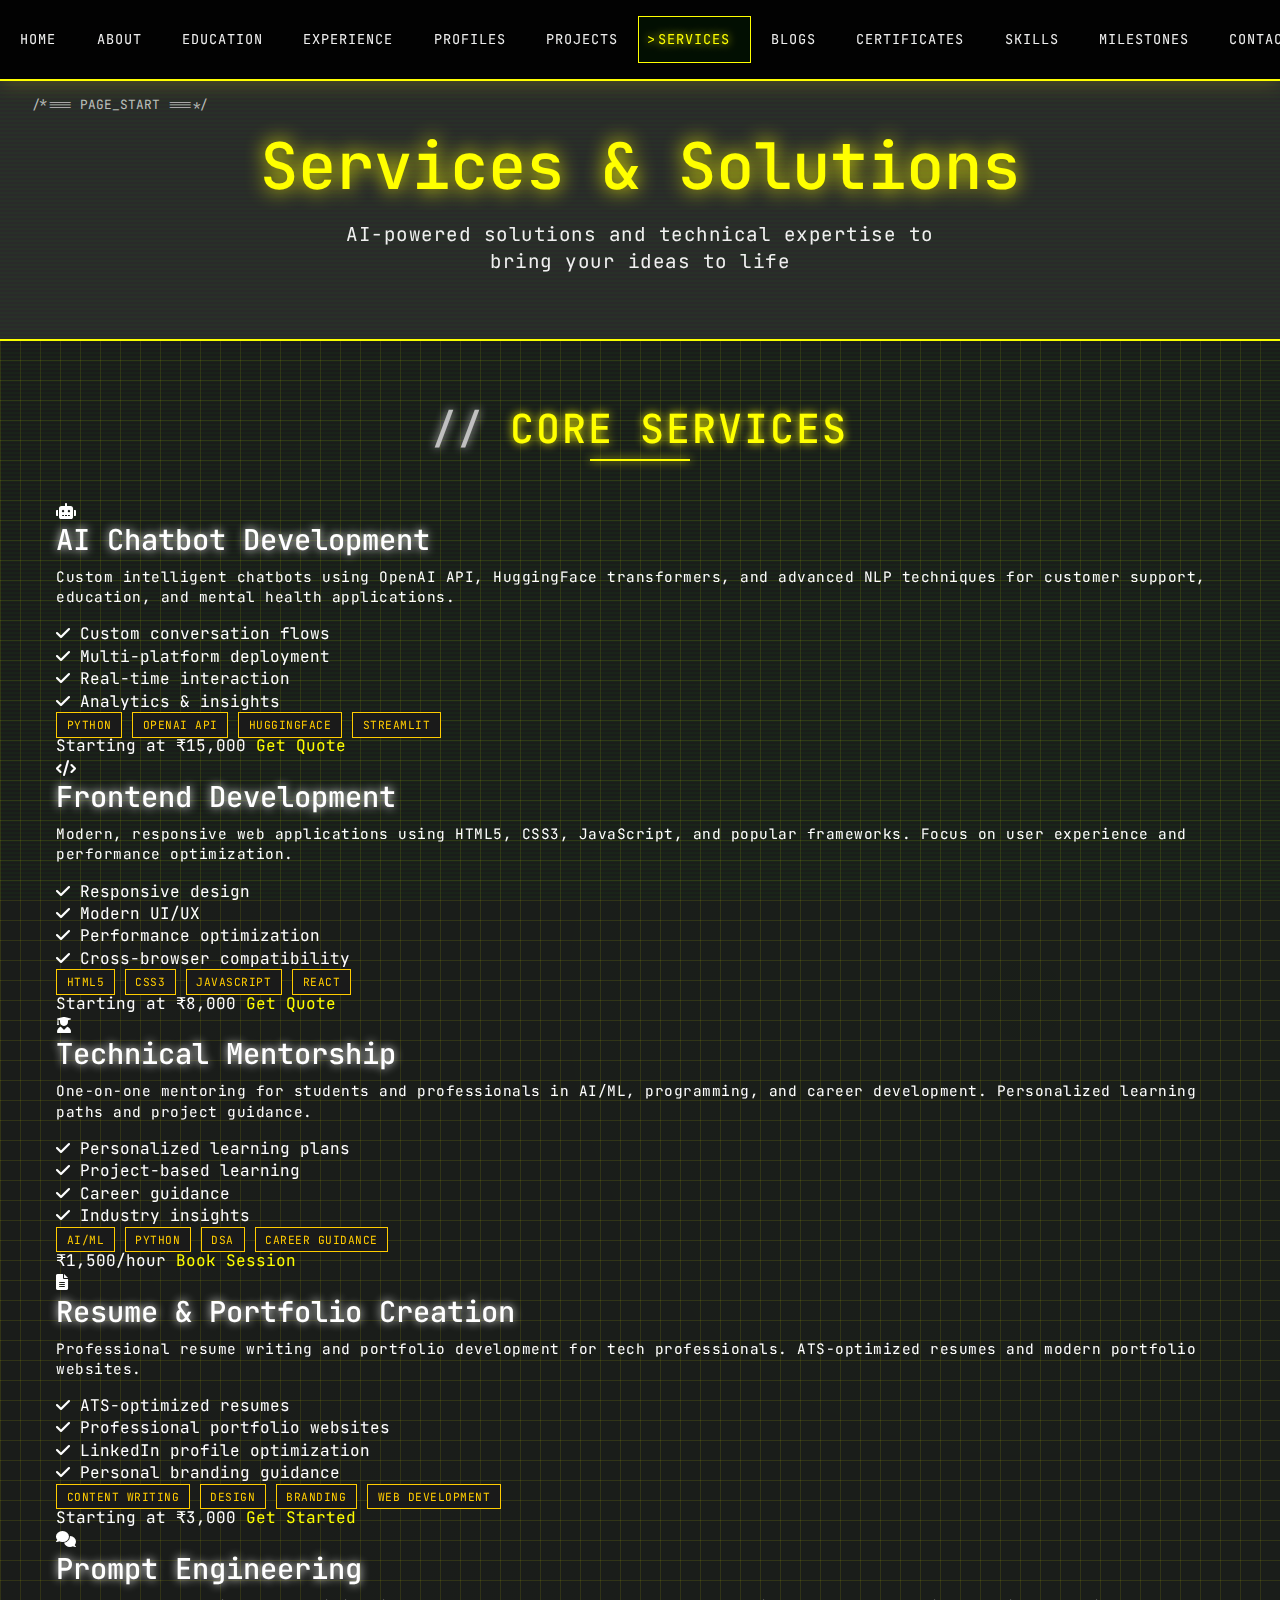
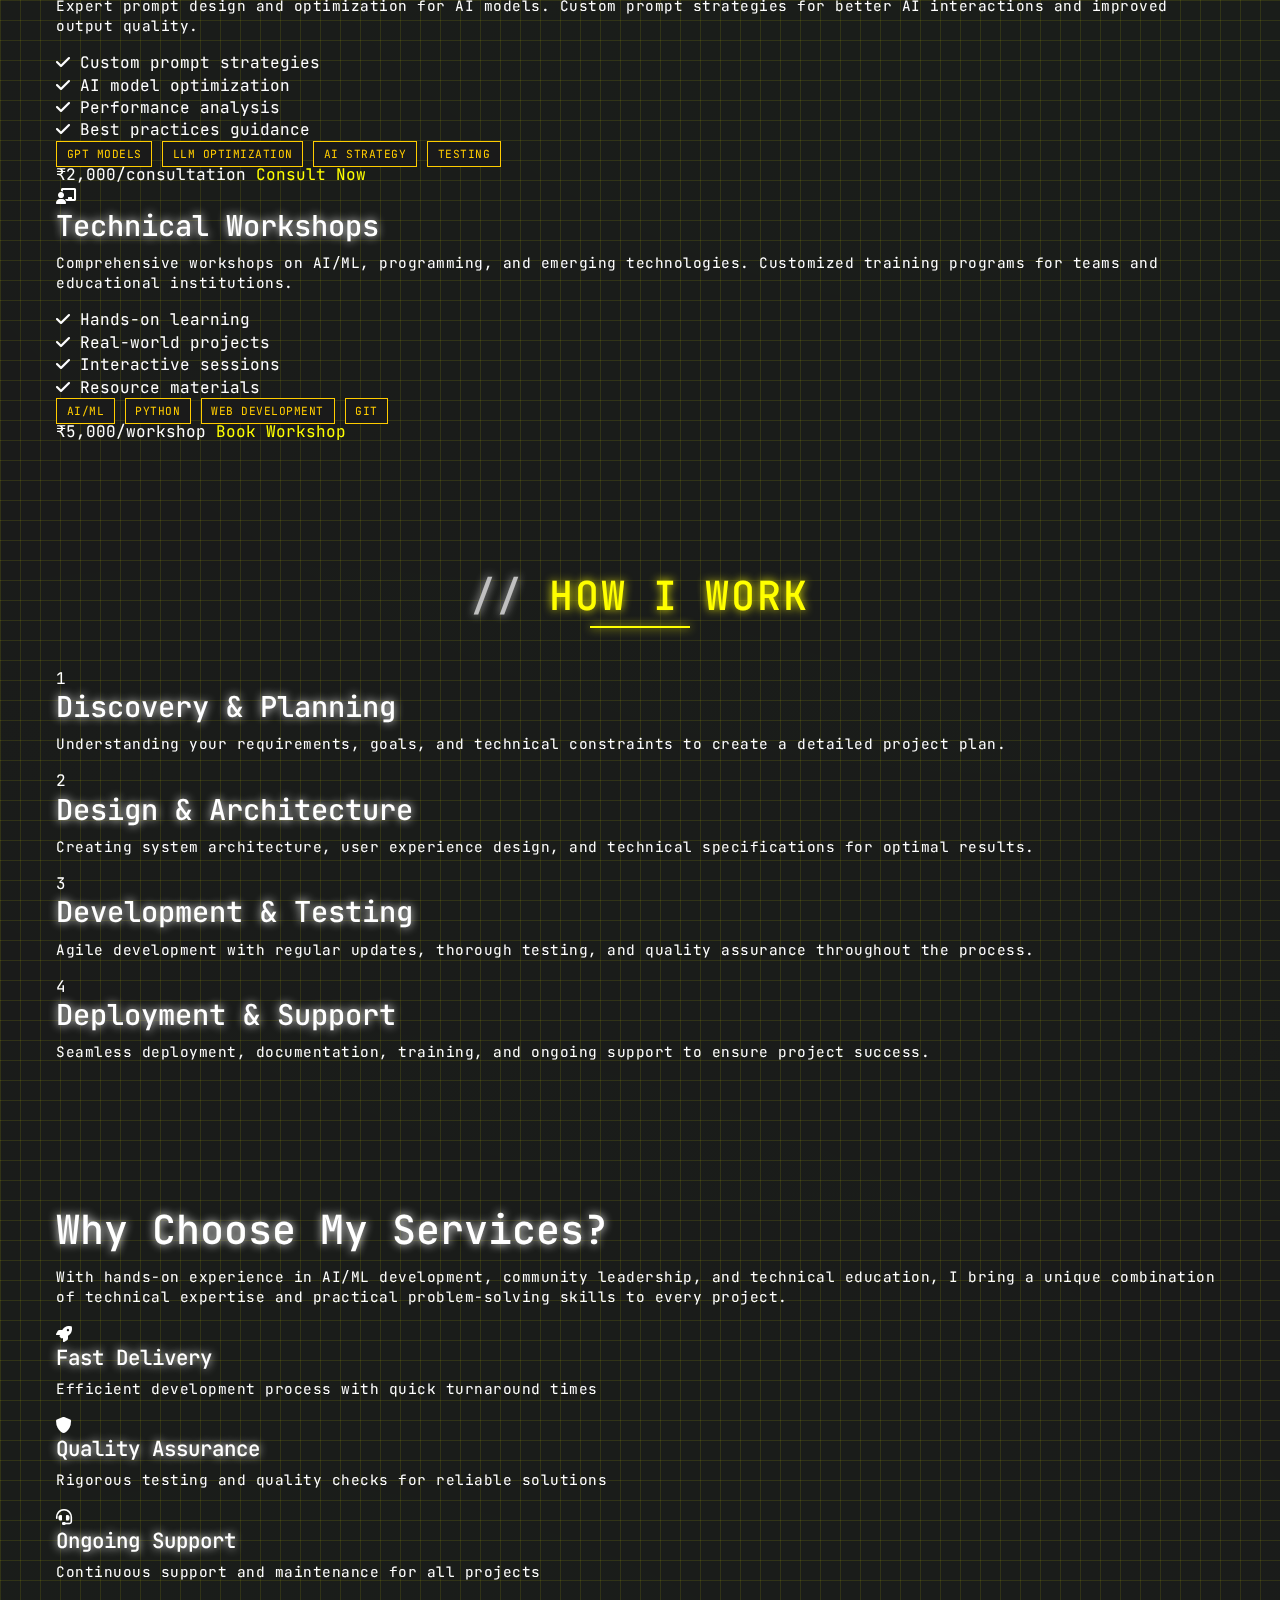
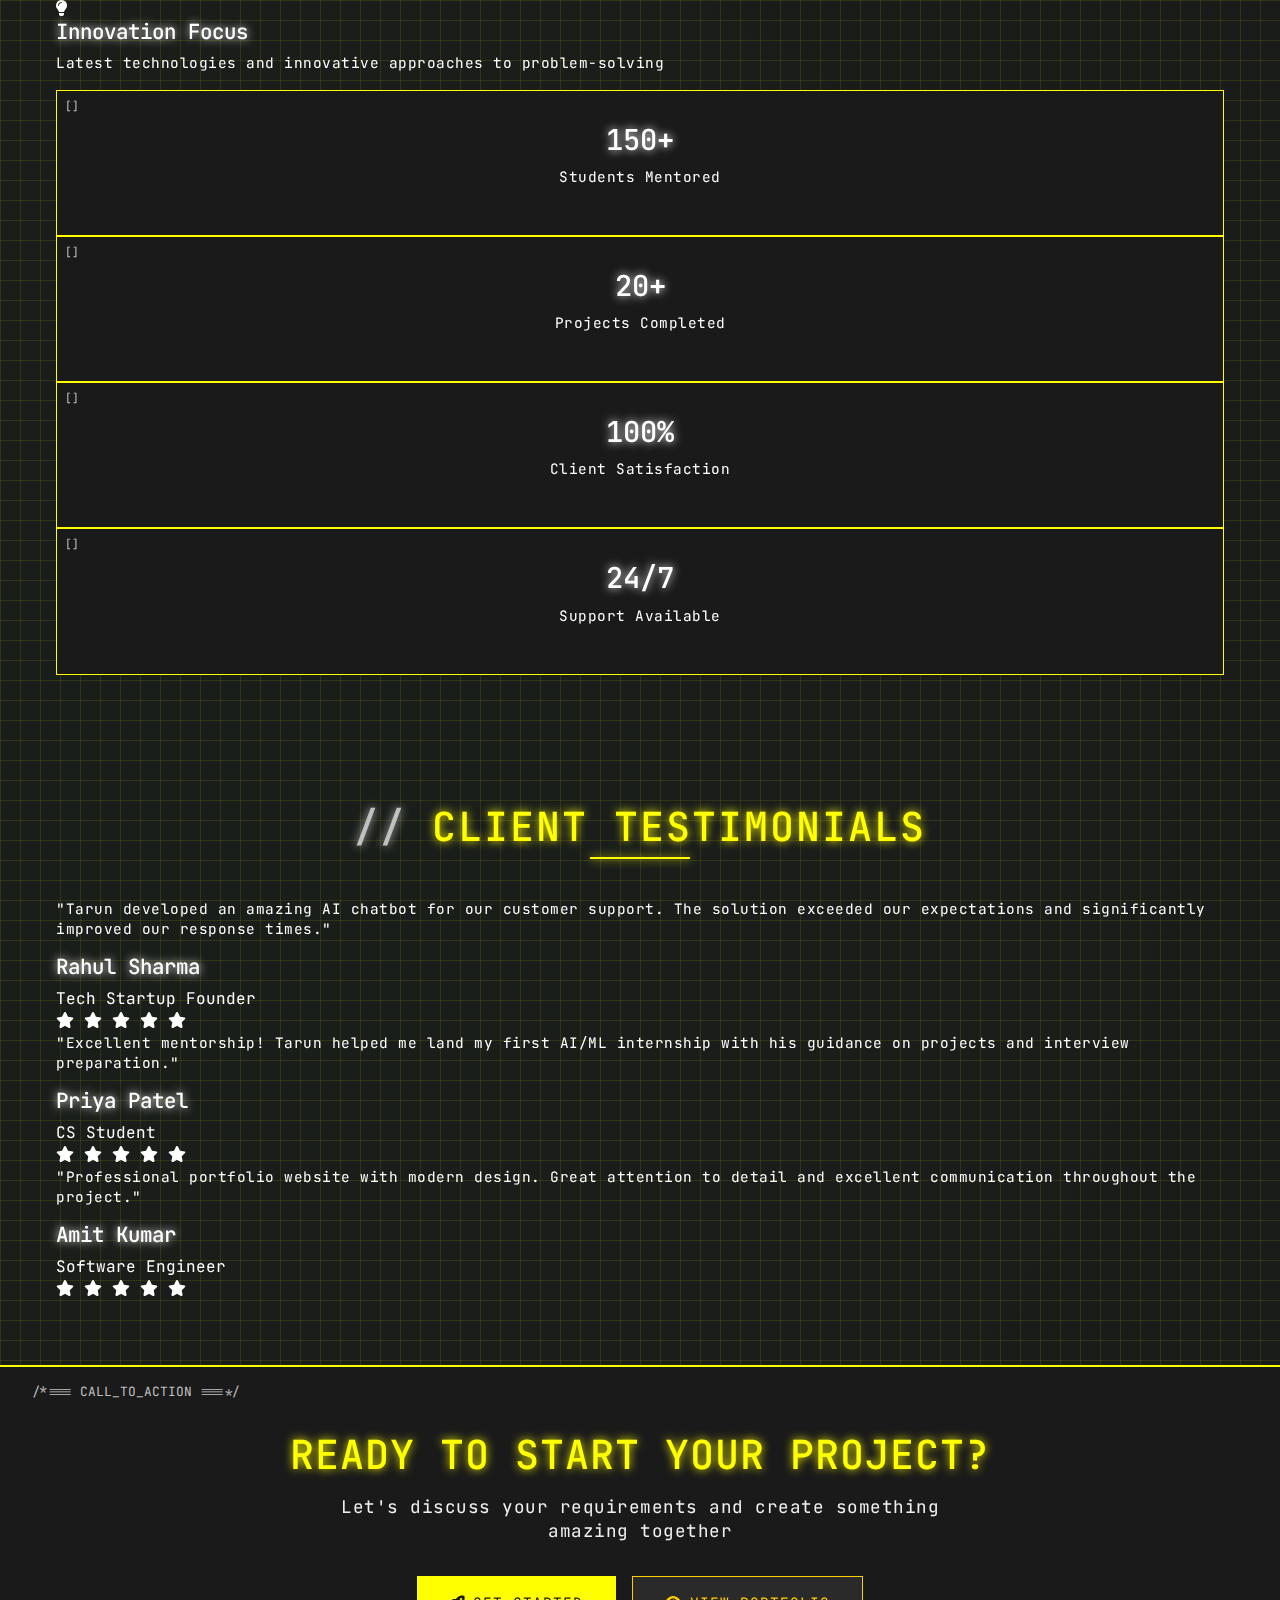
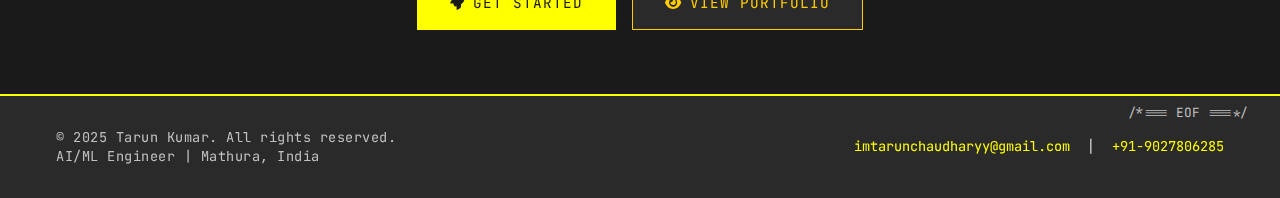
<file: services.html>
<!DOCTYPE html>
<html lang="en">
<head>
    <meta charset="UTF-8">
    <meta name="viewport" content="width=device-width, initial-scale=1.0">
    <meta name="description" content="Services - Tarun Kumar AI/ML Engineer">
    <title>Services - Tarun Kumar</title>
    <link rel="icon" type="image/svg+xml" href="favicon.ico">
    <link rel="stylesheet" href="assets/style.css">
    <link href="https://cdnjs.cloudflare.com/ajax/libs/font-awesome/6.0.0/css/all.min.css" rel="stylesheet">
    <link href="https://fonts.googleapis.com/css2?family=Inter:wght@300;400;500;600;700&family=JetBrains+Mono:wght@400;500&display=swap" rel="stylesheet">
</head>
<body>
    <!-- Header Navigation -->
    <header class="header">
        <nav class="nav">
            <div class="nav-menu" id="nav-menu">
                <ul class="nav-list">
                    <li><a href="index.html" class="nav-link">Home</a></li>
                    <li><a href="about.html" class="nav-link">About</a></li>
                    <li><a href="education.html" class="nav-link">Education</a></li>
                    <li><a href="experience.html" class="nav-link">Experience</a></li>
                    <li><a href="profiles.html" class="nav-link">Profiles</a></li>
                    <li><a href="projects.html" class="nav-link">Projects</a></li>
                    <li><a href="services.html" class="nav-link active">Services</a></li>
                    <li><a href="blogs.html" class="nav-link">Blogs</a></li>
                    <li><a href="certificates.html" class="nav-link">Certificates</a></li>
                    <li><a href="skills.html" class="nav-link">Skills</a></li>
                    <li><a href="milestones.html" class="nav-link">Milestones</a></li>
                    <li><a href="contact.html" class="nav-link">Contact</a></li>
                </ul>
            </div>
            <div class="nav-actions">
                <button class="theme-toggle" id="theme-toggle">
                    <i class="fas fa-moon"></i>
                </button>
                <button class="nav-toggle" id="nav-toggle">
                    <i class="fas fa-bars"></i>
                </button>
            </div>
        </nav>
    </header>

    <!-- Main Content -->
    <main>
        <!-- Page Hero -->
        <section class="page-hero">
            <div class="container">
                <div class="page-hero-content">
                    <h1 class="page-title">Services & Solutions</h1>
                    <p class="page-subtitle">AI-powered solutions and technical expertise to bring your ideas to life</p>
                </div>
            </div>
        </section>

        <!-- Core Services -->
        <section class="services-section">
            <div class="container">
                <h2 class="section-title">Core Services</h2>
                <div class="services-grid">
                    <div class="service-card featured">
                        <div class="service-icon">
                            <i class="fas fa-robot"></i>
                        </div>
                        <div class="service-content">
                            <h3>AI Chatbot Development</h3>
                            <p>Custom intelligent chatbots using OpenAI API, HuggingFace transformers, and advanced NLP techniques for customer support, education, and mental health applications.</p>
                            <div class="service-features">
                                <div class="feature-item">
                                    <i class="fas fa-check"></i>
                                    <span>Custom conversation flows</span>
                                </div>
                                <div class="feature-item">
                                    <i class="fas fa-check"></i>
                                    <span>Multi-platform deployment</span>
                                </div>
                                <div class="feature-item">
                                    <i class="fas fa-check"></i>
                                    <span>Real-time interaction</span>
                                </div>
                                <div class="feature-item">
                                    <i class="fas fa-check"></i>
                                    <span>Analytics & insights</span>
                                </div>
                            </div>
                            <div class="service-tech">
                                <span class="tech-tag">Python</span>
                                <span class="tech-tag">OpenAI API</span>
                                <span class="tech-tag">HuggingFace</span>
                                <span class="tech-tag">Streamlit</span>
                            </div>
                        </div>
                        <div class="service-pricing">
                            <span class="price">Starting at ₹15,000</span>
                            <a href="contact.html" class="service-btn">Get Quote</a>
                        </div>
                    </div>

                    <div class="service-card">
                        <div class="service-icon">
                            <i class="fas fa-code"></i>
                        </div>
                        <div class="service-content">
                            <h3>Frontend Development</h3>
                            <p>Modern, responsive web applications using HTML5, CSS3, JavaScript, and popular frameworks. Focus on user experience and performance optimization.</p>
                            <div class="service-features">
                                <div class="feature-item">
                                    <i class="fas fa-check"></i>
                                    <span>Responsive design</span>
                                </div>
                                <div class="feature-item">
                                    <i class="fas fa-check"></i>
                                    <span>Modern UI/UX</span>
                                </div>
                                <div class="feature-item">
                                    <i class="fas fa-check"></i>
                                    <span>Performance optimization</span>
                                </div>
                                <div class="feature-item">
                                    <i class="fas fa-check"></i>
                                    <span>Cross-browser compatibility</span>
                                </div>
                            </div>
                            <div class="service-tech">
                                <span class="tech-tag">HTML5</span>
                                <span class="tech-tag">CSS3</span>
                                <span class="tech-tag">JavaScript</span>
                                <span class="tech-tag">React</span>
                            </div>
                        </div>
                        <div class="service-pricing">
                            <span class="price">Starting at ₹8,000</span>
                            <a href="contact.html" class="service-btn">Get Quote</a>
                        </div>
                    </div>

                    <div class="service-card">
                        <div class="service-icon">
                            <i class="fas fa-user-graduate"></i>
                        </div>
                        <div class="service-content">
                            <h3>Technical Mentorship</h3>
                            <p>One-on-one mentoring for students and professionals in AI/ML, programming, and career development. Personalized learning paths and project guidance.</p>
                            <div class="service-features">
                                <div class="feature-item">
                                    <i class="fas fa-check"></i>
                                    <span>Personalized learning plans</span>
                                </div>
                                <div class="feature-item">
                                    <i class="fas fa-check"></i>
                                    <span>Project-based learning</span>
                                </div>
                                <div class="feature-item">
                                    <i class="fas fa-check"></i>
                                    <span>Career guidance</span>
                                </div>
                                <div class="feature-item">
                                    <i class="fas fa-check"></i>
                                    <span>Industry insights</span>
                                </div>
                            </div>
                            <div class="service-tech">
                                <span class="tech-tag">AI/ML</span>
                                <span class="tech-tag">Python</span>
                                <span class="tech-tag">DSA</span>
                                <span class="tech-tag">Career Guidance</span>
                            </div>
                        </div>
                        <div class="service-pricing">
                            <span class="price">₹1,500/hour</span>
                            <a href="contact.html" class="service-btn">Book Session</a>
                        </div>
                    </div>

                    <div class="service-card">
                        <div class="service-icon">
                            <i class="fas fa-file-alt"></i>
                        </div>
                        <div class="service-content">
                            <h3>Resume & Portfolio Creation</h3>
                            <p>Professional resume writing and portfolio development for tech professionals. ATS-optimized resumes and modern portfolio websites.</p>
                            <div class="service-features">
                                <div class="feature-item">
                                    <i class="fas fa-check"></i>
                                    <span>ATS-optimized resumes</span>
                                </div>
                                <div class="feature-item">
                                    <i class="fas fa-check"></i>
                                    <span>Professional portfolio websites</span>
                                </div>
                                <div class="feature-item">
                                    <i class="fas fa-check"></i>
                                    <span>LinkedIn profile optimization</span>
                                </div>
                                <div class="feature-item">
                                    <i class="fas fa-check"></i>
                                    <span>Personal branding guidance</span>
                                </div>
                            </div>
                            <div class="service-tech">
                                <span class="tech-tag">Content Writing</span>
                                <span class="tech-tag">Design</span>
                                <span class="tech-tag">Branding</span>
                                <span class="tech-tag">Web Development</span>
                            </div>
                        </div>
                        <div class="service-pricing">
                            <span class="price">Starting at ₹3,000</span>
                            <a href="contact.html" class="service-btn">Get Started</a>
                        </div>
                    </div>

                    <div class="service-card">
                        <div class="service-icon">
                            <i class="fas fa-comments"></i>
                        </div>
                        <div class="service-content">
                            <h3>Prompt Engineering</h3>
                            <p>Expert prompt design and optimization for AI models. Custom prompt strategies for better AI interactions and improved output quality.</p>
                            <div class="service-features">
                                <div class="feature-item">
                                    <i class="fas fa-check"></i>
                                    <span>Custom prompt strategies</span>
                                </div>
                                <div class="feature-item">
                                    <i class="fas fa-check"></i>
                                    <span>AI model optimization</span>
                                </div>
                                <div class="feature-item">
                                    <i class="fas fa-check"></i>
                                    <span>Performance analysis</span>
                                </div>
                                <div class="feature-item">
                                    <i class="fas fa-check"></i>
                                    <span>Best practices guidance</span>
                                </div>
                            </div>
                            <div class="service-tech">
                                <span class="tech-tag">GPT Models</span>
                                <span class="tech-tag">LLM Optimization</span>
                                <span class="tech-tag">AI Strategy</span>
                                <span class="tech-tag">Testing</span>
                            </div>
                        </div>
                        <div class="service-pricing">
                            <span class="price">₹2,000/consultation</span>
                            <a href="contact.html" class="service-btn">Consult Now</a>
                        </div>
                    </div>

                    <div class="service-card">
                        <div class="service-icon">
                            <i class="fas fa-chalkboard-teacher"></i>
                        </div>
                        <div class="service-content">
                            <h3>Technical Workshops</h3>
                            <p>Comprehensive workshops on AI/ML, programming, and emerging technologies. Customized training programs for teams and educational institutions.</p>
                            <div class="service-features">
                                <div class="feature-item">
                                    <i class="fas fa-check"></i>
                                    <span>Hands-on learning</span>
                                </div>
                                <div class="feature-item">
                                    <i class="fas fa-check"></i>
                                    <span>Real-world projects</span>
                                </div>
                                <div class="feature-item">
                                    <i class="fas fa-check"></i>
                                    <span>Interactive sessions</span>
                                </div>
                                <div class="feature-item">
                                    <i class="fas fa-check"></i>
                                    <span>Resource materials</span>
                                </div>
                            </div>
                            <div class="service-tech">
                                <span class="tech-tag">AI/ML</span>
                                <span class="tech-tag">Python</span>
                                <span class="tech-tag">Web Development</span>
                                <span class="tech-tag">Git</span>
                            </div>
                        </div>
                        <div class="service-pricing">
                            <span class="price">₹5,000/workshop</span>
                            <a href="contact.html" class="service-btn">Book Workshop</a>
                        </div>
                    </div>
                </div>
            </div>
        </section>

        <!-- Process -->
        <section class="process-section">
            <div class="container">
                <h2 class="section-title">How I Work</h2>
                <div class="process-timeline">
                    <div class="process-step">
                        <div class="step-number">1</div>
                        <div class="step-content">
                            <h3>Discovery & Planning</h3>
                            <p>Understanding your requirements, goals, and technical constraints to create a detailed project plan.</p>
                        </div>
                    </div>
                    <div class="process-step">
                        <div class="step-number">2</div>
                        <div class="step-content">
                            <h3>Design & Architecture</h3>
                            <p>Creating system architecture, user experience design, and technical specifications for optimal results.</p>
                        </div>
                    </div>
                    <div class="process-step">
                        <div class="step-number">3</div>
                        <div class="step-content">
                            <h3>Development & Testing</h3>
                            <p>Agile development with regular updates, thorough testing, and quality assurance throughout the process.</p>
                        </div>
                    </div>
                    <div class="process-step">
                        <div class="step-number">4</div>
                        <div class="step-content">
                            <h3>Deployment & Support</h3>
                            <p>Seamless deployment, documentation, training, and ongoing support to ensure project success.</p>
                        </div>
                    </div>
                </div>
            </div>
        </section>

        <!-- Why Choose Me -->
        <section class="why-choose-section">
            <div class="container">
                <div class="why-choose-content">
                    <div class="why-choose-text">
                        <h2>Why Choose My Services?</h2>
                        <p>
                            With hands-on experience in AI/ML development, community leadership, and technical education, 
                            I bring a unique combination of technical expertise and practical problem-solving skills to every project.
                        </p>
                        <div class="advantages-list">
                            <div class="advantage-item">
                                <i class="fas fa-rocket"></i>
                                <div>
                                    <h4>Fast Delivery</h4>
                                    <p>Efficient development process with quick turnaround times</p>
                                </div>
                            </div>
                            <div class="advantage-item">
                                <i class="fas fa-shield-alt"></i>
                                <div>
                                    <h4>Quality Assurance</h4>
                                    <p>Rigorous testing and quality checks for reliable solutions</p>
                                </div>
                            </div>
                            <div class="advantage-item">
                                <i class="fas fa-headset"></i>
                                <div>
                                    <h4>Ongoing Support</h4>
                                    <p>Continuous support and maintenance for all projects</p>
                                </div>
                            </div>
                            <div class="advantage-item">
                                <i class="fas fa-lightbulb"></i>
                                <div>
                                    <h4>Innovation Focus</h4>
                                    <p>Latest technologies and innovative approaches to problem-solving</p>
                                </div>
                            </div>
                        </div>
                    </div>
                    <div class="why-choose-stats">
                        <div class="stat-item">
                            <h3>150+</h3>
                            <p>Students Mentored</p>
                        </div>
                        <div class="stat-item">
                            <h3>20+</h3>
                            <p>Projects Completed</p>
                        </div>
                        <div class="stat-item">
                            <h3>100%</h3>
                            <p>Client Satisfaction</p>
                        </div>
                        <div class="stat-item">
                            <h3>24/7</h3>
                            <p>Support Available</p>
                        </div>
                    </div>
                </div>
            </div>
        </section>

        <!-- Testimonials -->
        <section class="testimonials-section">
            <div class="container">
                <h2 class="section-title">Client Testimonials</h2>
                <div class="testimonials-grid">
                    <div class="testimonial-card">
                        <div class="testimonial-content">
                            <p>"Tarun developed an amazing AI chatbot for our customer support. The solution exceeded our expectations and significantly improved our response times."</p>
                        </div>
                        <div class="testimonial-author">
                            <div class="author-info">
                                <h4>Rahul Sharma</h4>
                                <span>Tech Startup Founder</span>
                            </div>
                            <div class="testimonial-rating">
                                <i class="fas fa-star"></i>
                                <i class="fas fa-star"></i>
                                <i class="fas fa-star"></i>
                                <i class="fas fa-star"></i>
                                <i class="fas fa-star"></i>
                            </div>
                        </div>
                    </div>

                    <div class="testimonial-card">
                        <div class="testimonial-content">
                            <p>"Excellent mentorship! Tarun helped me land my first AI/ML internship with his guidance on projects and interview preparation."</p>
                        </div>
                        <div class="testimonial-author">
                            <div class="author-info">
                                <h4>Priya Patel</h4>
                                <span>CS Student</span>
                            </div>
                            <div class="testimonial-rating">
                                <i class="fas fa-star"></i>
                                <i class="fas fa-star"></i>
                                <i class="fas fa-star"></i>
                                <i class="fas fa-star"></i>
                                <i class="fas fa-star"></i>
                            </div>
                        </div>
                    </div>

                    <div class="testimonial-card">
                        <div class="testimonial-content">
                            <p>"Professional portfolio website with modern design. Great attention to detail and excellent communication throughout the project."</p>
                        </div>
                        <div class="testimonial-author">
                            <div class="author-info">
                                <h4>Amit Kumar</h4>
                                <span>Software Engineer</span>
                            </div>
                            <div class="testimonial-rating">
                                <i class="fas fa-star"></i>
                                <i class="fas fa-star"></i>
                                <i class="fas fa-star"></i>
                                <i class="fas fa-star"></i>
                                <i class="fas fa-star"></i>
                            </div>
                        </div>
                    </div>
                </div>
            </div>
        </section>

        <!-- Call to Action -->
        <section class="cta-section">
            <div class="container">
                <div class="cta-content">
                    <h2>Ready to Start Your Project?</h2>
                    <p>Let's discuss your requirements and create something amazing together</p>
                    <div class="cta-buttons">
                        <a href="contact.html" class="btn btn-primary">
                            <i class="fas fa-rocket"></i>
                            Get Started
                        </a>
                        <a href="projects.html" class="btn btn-secondary">
                            <i class="fas fa-eye"></i>
                            View Portfolio
                        </a>
                    </div>
                </div>
            </div>
        </section>
    </main>

    <!-- Footer -->
    <footer class="footer">
        <div class="container">
            <div class="footer-content">
                <div class="footer-info">
                    <p>&copy; 2025 Tarun Kumar. All rights reserved.</p>
                    <p>AI/ML Engineer | Mathura, India</p>
                </div>
                <div class="footer-links">
                    <a href="mailto:imtarunchaudharyy@gmail.com">imtarunchaudharyy@gmail.com</a>
                    <span>|</span>
                    <a href="tel:+919027806285">+91-9027806285</a>
                </div>
            </div>
        </div>
    </footer>

    <script src="assets/script.js"></script>
</body>
</html>
</file>
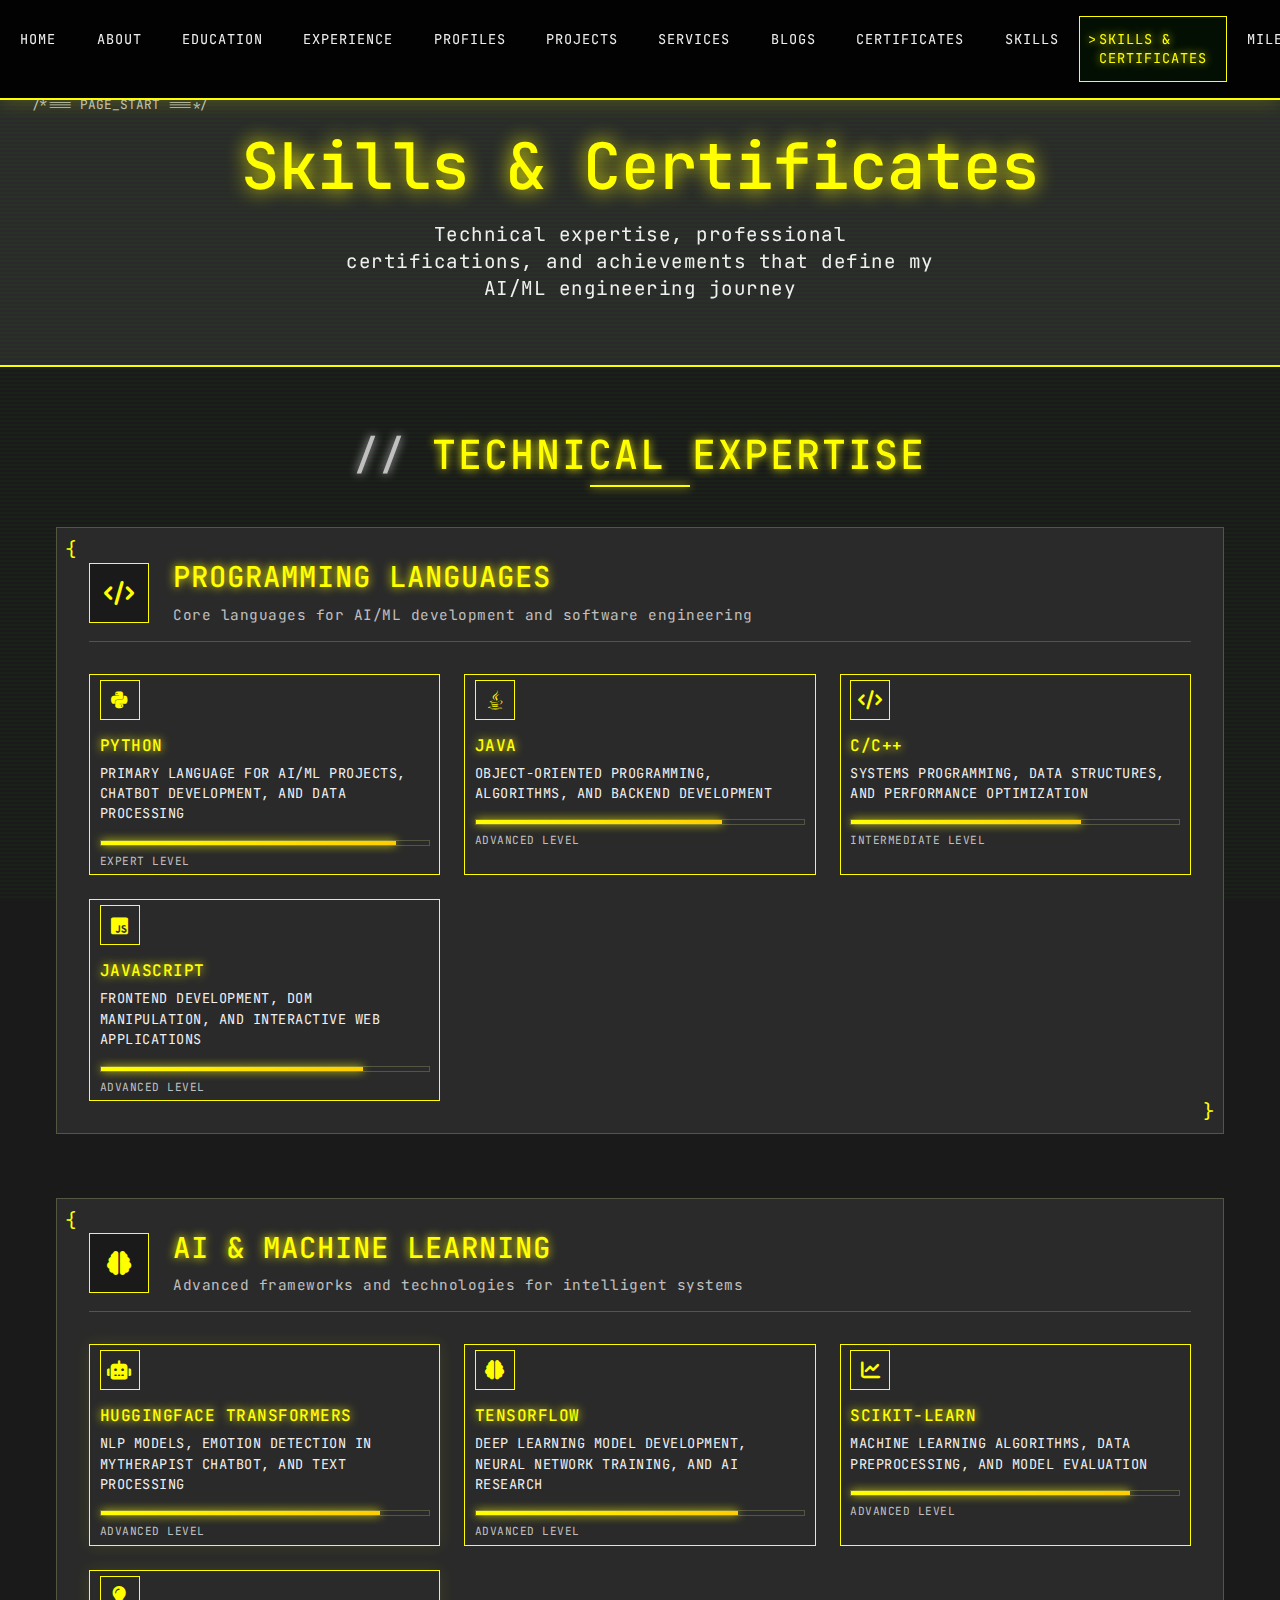
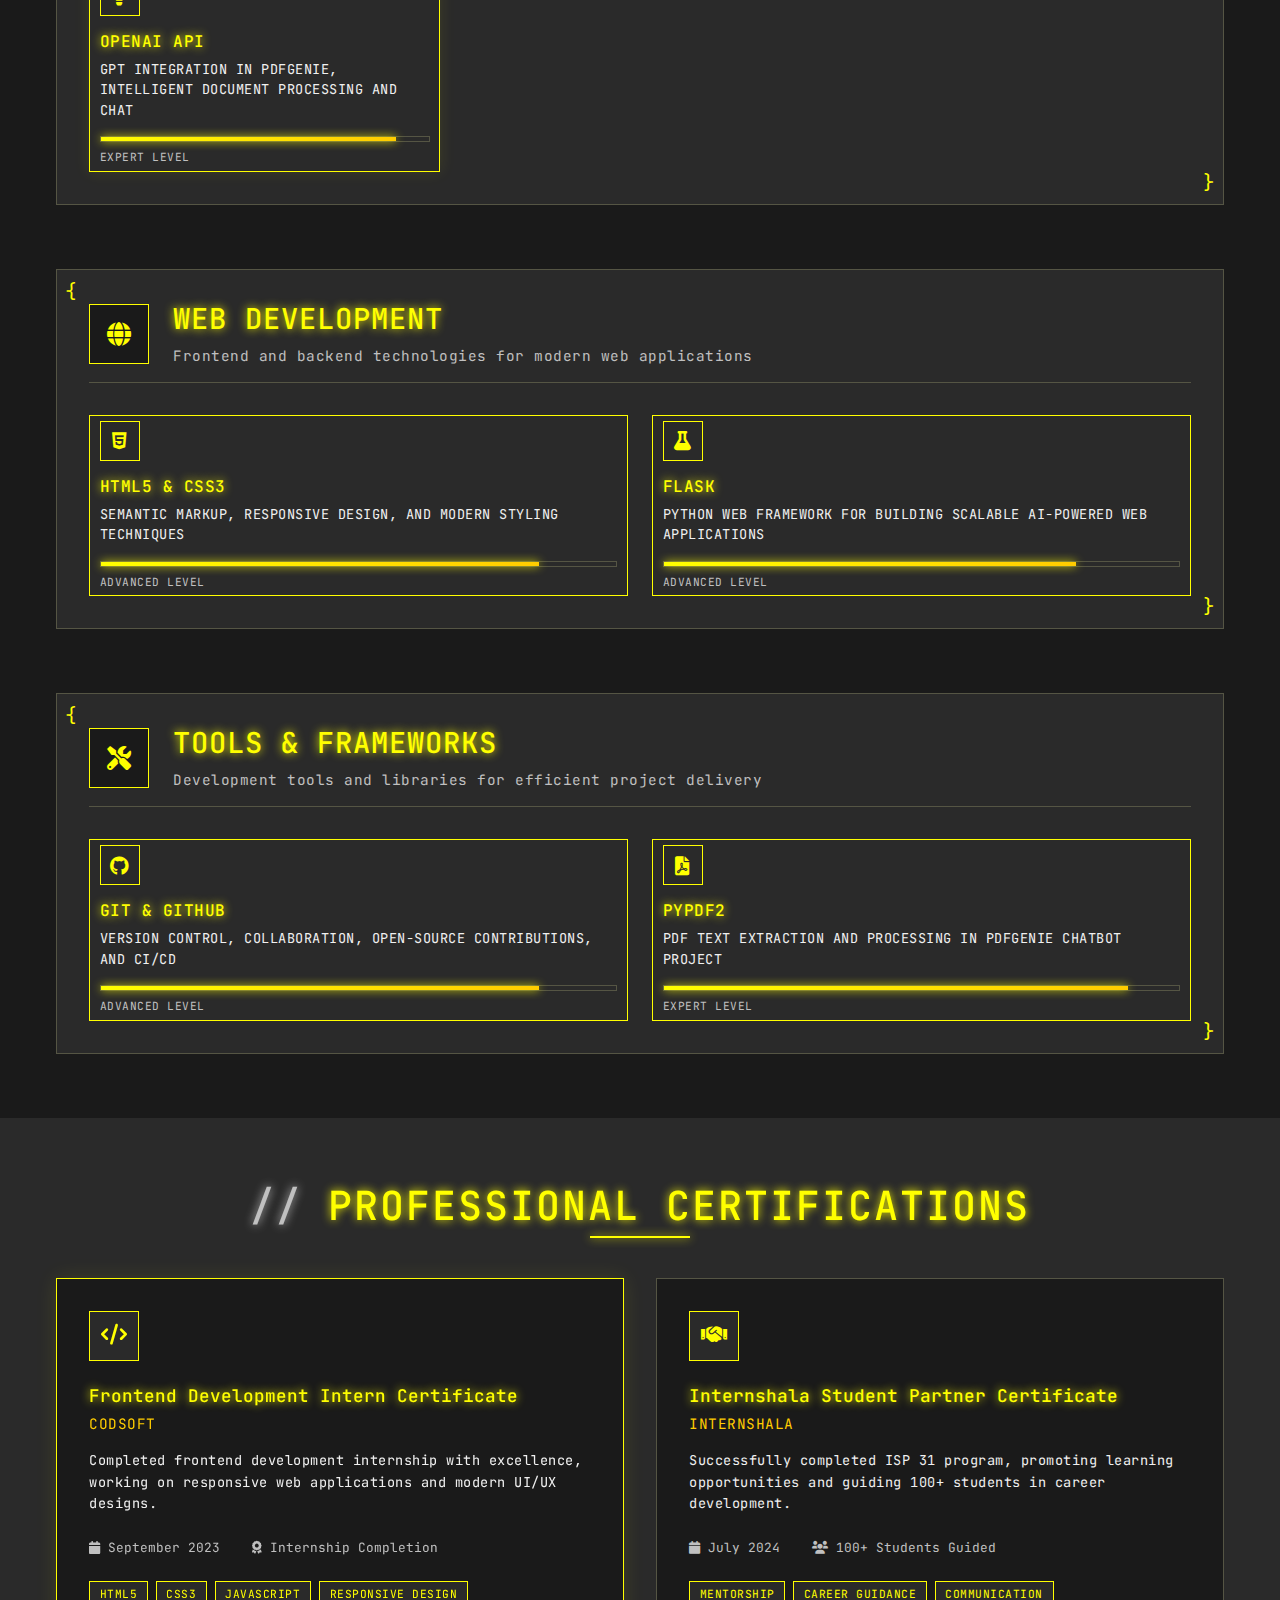
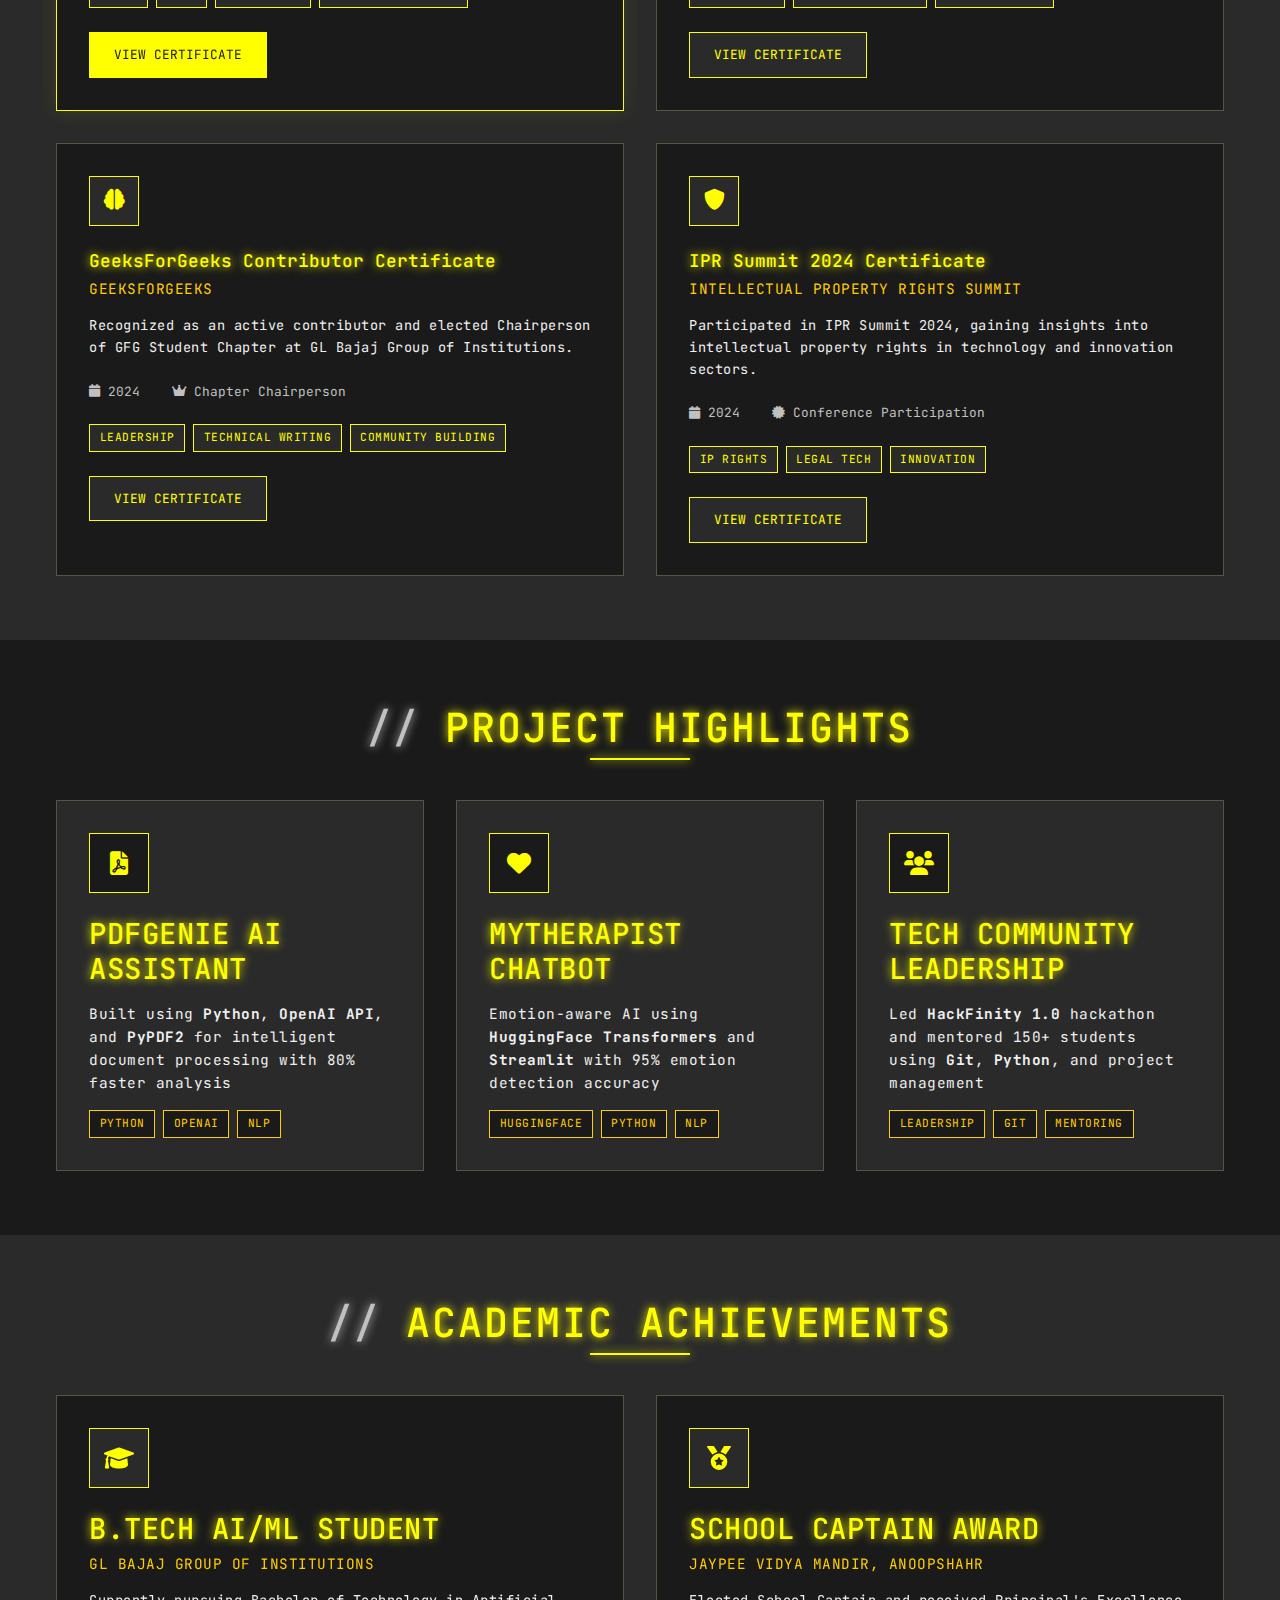
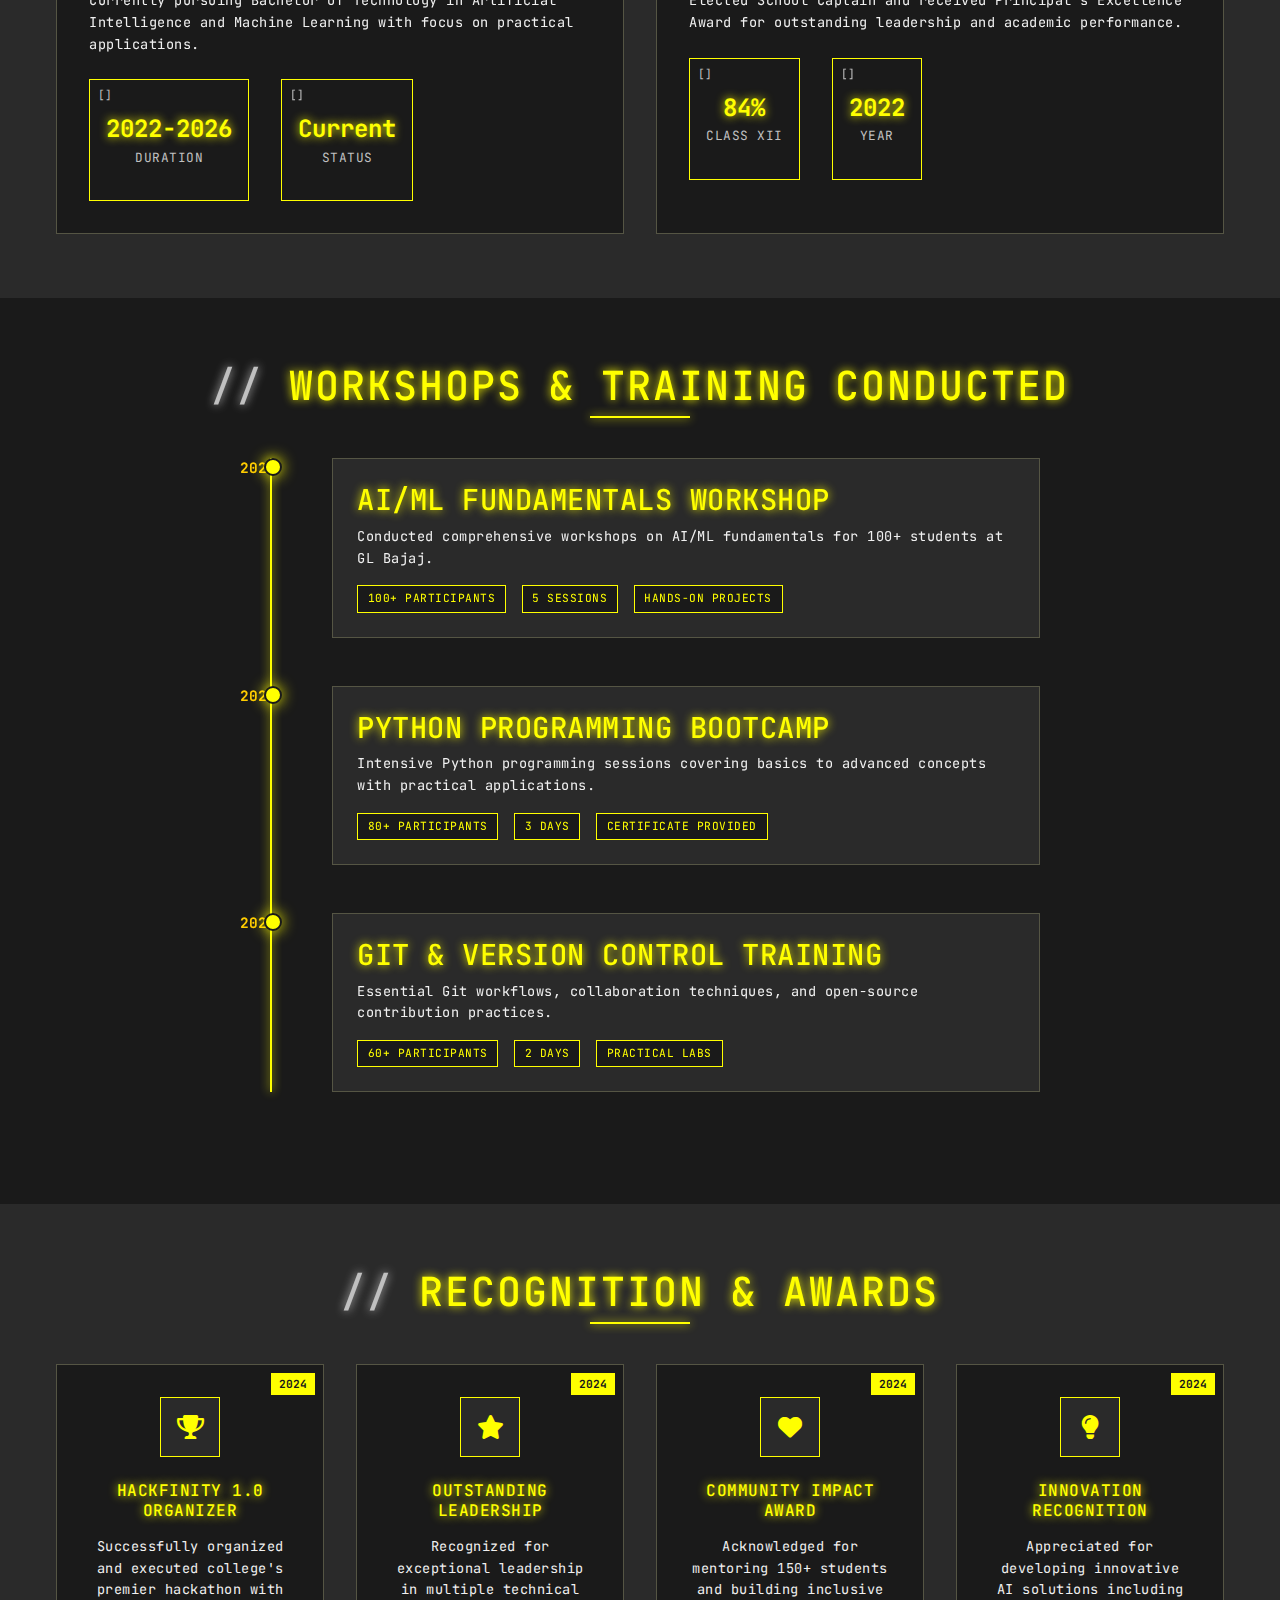
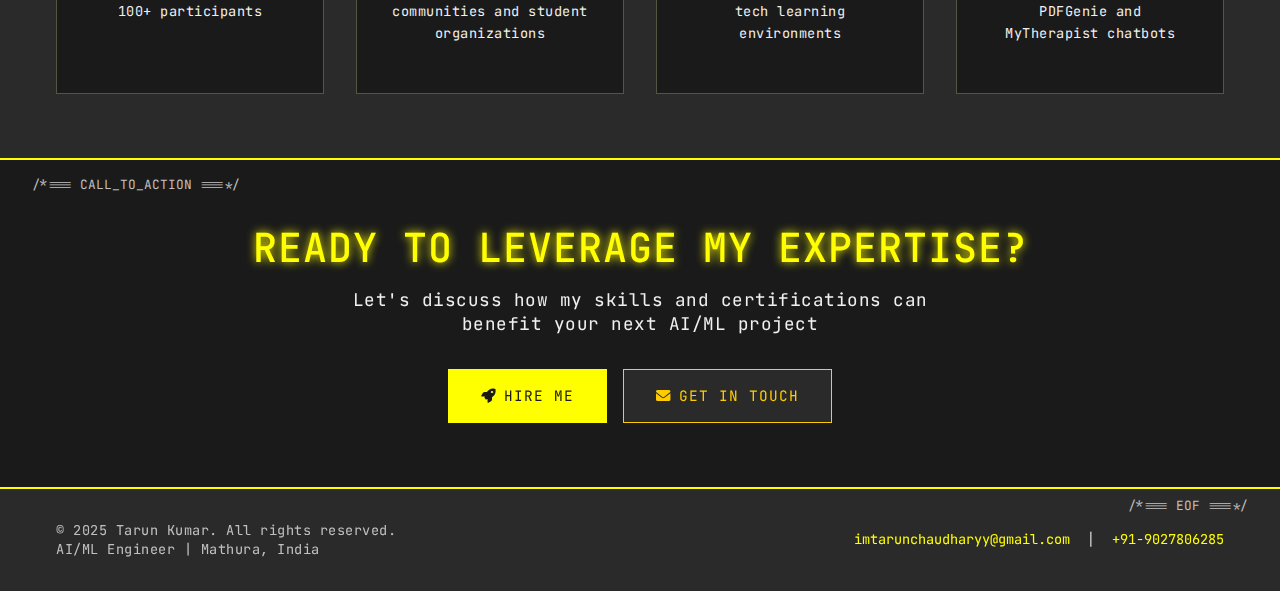
<file: skills-certificates.html>
<!DOCTYPE html>
<html lang="en">
<head>
    <meta charset="UTF-8">
    <meta name="viewport" content="width=device-width, initial-scale=1.0">
    <meta name="description" content="Skills & Certificates - Tarun Kumar AI/ML Engineer">
    <title>Skills & Certificates - Tarun Kumar</title>
    <link rel="icon" type="image/svg+xml" href="favicon.ico">
    <link rel="stylesheet" href="assets/style.css">
    <link href="https://cdnjs.cloudflare.com/ajax/libs/font-awesome/6.0.0/css/all.min.css" rel="stylesheet">
    <link href="https://fonts.googleapis.com/css2?family=Inter:wght@300;400;500;600;700&family=JetBrains+Mono:wght@400;500&display=swap" rel="stylesheet">
</head>
<body>
    <!-- Header Navigation -->
    <header class="header">
        <nav class="nav">
            <div class="nav-menu" id="nav-menu">
                <ul class="nav-list">
                    <li><a href="index.html" class="nav-link">Home</a></li>
                    <li><a href="about.html" class="nav-link">About</a></li>
                    <li><a href="education.html" class="nav-link">Education</a></li>
                    <li><a href="experience.html" class="nav-link">Experience</a></li>
                    <li><a href="profiles.html" class="nav-link">Profiles</a></li>
                    <li><a href="projects.html" class="nav-link">Projects</a></li>
                    <li><a href="services.html" class="nav-link">Services</a></li>
                    <li><a href="blogs.html" class="nav-link">Blogs</a></li>
                    <li><a href="certificates.html" class="nav-link">Certificates</a></li>
                    <li><a href="skills.html" class="nav-link">Skills</a></li>
                    <li><a href="skills-certificates.html" class="nav-link active">Skills & Certificates</a></li>
                    <li><a href="milestones.html" class="nav-link">Milestones</a></li>
                    <li><a href="contact.html" class="nav-link">Contact</a></li>
                </ul>
            </div>
            <div class="nav-actions">
                <button class="theme-toggle" id="theme-toggle">
                    <i class="fas fa-moon"></i>
                </button>
                <button class="nav-toggle" id="nav-toggle">
                    <i class="fas fa-bars"></i>
                </button>
            </div>
        </nav>
    </header>

    <!-- Main Content -->
    <main>
        <!-- Page Hero -->
        <section class="page-hero">
            <div class="container">
                <div class="page-hero-content">
                    <h1 class="page-title">Skills & Certificates</h1>
                    <p class="page-subtitle">Technical expertise, professional certifications, and achievements that define my AI/ML engineering journey</p>
                </div>
            </div>
        </section>

        <!-- Professional Skills Overview -->
        <section class="skills-overview">
            <div class="container">
                <h2 class="section-title">Technical Expertise</h2>
                <div class="skills-categories-professional">
                    
                    <!-- Languages -->
                    <div class="skill-category-pro">
                        <div class="category-header-pro">
                            <div class="category-icon-pro">
                                <i class="fas fa-code"></i>
                            </div>
                            <div>
                                <h3>Programming Languages</h3>
                                <p class="category-desc">Core languages for AI/ML development and software engineering</p>
                            </div>
                        </div>
                        <div class="skills-grid-pro">
                            <div class="skill-badge">
                                <div class="skill-icon-badge">
                                    <i class="fab fa-python"></i>
                                </div>
                                <div class="skill-content">
                                    <h4>Python</h4>
                                    <p>Primary language for AI/ML projects, chatbot development, and data processing</p>
                                    <div class="proficiency-bar">
                                        <div class="proficiency-fill" style="width: 90%"></div>
                                    </div>
                                    <span class="proficiency-level">Expert Level</span>
                                </div>
                            </div>
                            <div class="skill-badge">
                                <div class="skill-icon-badge">
                                    <i class="fab fa-java"></i>
                                </div>
                                <div class="skill-content">
                                    <h4>Java</h4>
                                    <p>Object-oriented programming, algorithms, and backend development</p>
                                    <div class="proficiency-bar">
                                        <div class="proficiency-fill" style="width: 75%"></div>
                                    </div>
                                    <span class="proficiency-level">Advanced Level</span>
                                </div>
                            </div>
                            <div class="skill-badge">
                                <div class="skill-icon-badge">
                                    <i class="fas fa-code"></i>
                                </div>
                                <div class="skill-content">
                                    <h4>C/C++</h4>
                                    <p>Systems programming, data structures, and performance optimization</p>
                                    <div class="proficiency-bar">
                                        <div class="proficiency-fill" style="width: 70%"></div>
                                    </div>
                                    <span class="proficiency-level">Intermediate Level</span>
                                </div>
                            </div>
                            <div class="skill-badge">
                                <div class="skill-icon-badge">
                                    <i class="fab fa-js-square"></i>
                                </div>
                                <div class="skill-content">
                                    <h4>JavaScript</h4>
                                    <p>Frontend development, DOM manipulation, and interactive web applications</p>
                                    <div class="proficiency-bar">
                                        <div class="proficiency-fill" style="width: 80%"></div>
                                    </div>
                                    <span class="proficiency-level">Advanced Level</span>
                                </div>
                            </div>
                        </div>
                    </div>

                    <!-- AI/ML -->
                    <div class="skill-category-pro">
                        <div class="category-header-pro">
                            <div class="category-icon-pro">
                                <i class="fas fa-brain"></i>
                            </div>
                            <div>
                                <h3>AI & Machine Learning</h3>
                                <p class="category-desc">Advanced frameworks and technologies for intelligent systems</p>
                            </div>
                        </div>
                        <div class="skills-grid-pro">
                            <div class="skill-badge featured">
                                <div class="skill-icon-badge">
                                    <i class="fas fa-robot"></i>
                                </div>
                                <div class="skill-content">
                                    <h4>HuggingFace Transformers</h4>
                                    <p>NLP models, emotion detection in MyTherapist chatbot, and text processing</p>
                                    <div class="proficiency-bar">
                                        <div class="proficiency-fill" style="width: 85%"></div>
                                    </div>
                                    <span class="proficiency-level">Advanced Level</span>
                                </div>
                            </div>
                            <div class="skill-badge">
                                <div class="skill-icon-badge">
                                    <i class="fas fa-brain"></i>
                                </div>
                                <div class="skill-content">
                                    <h4>TensorFlow</h4>
                                    <p>Deep learning model development, neural network training, and AI research</p>
                                    <div class="proficiency-bar">
                                        <div class="proficiency-fill" style="width: 80%"></div>
                                    </div>
                                    <span class="proficiency-level">Advanced Level</span>
                                </div>
                            </div>
                            <div class="skill-badge">
                                <div class="skill-icon-badge">
                                    <i class="fas fa-chart-line"></i>
                                </div>
                                <div class="skill-content">
                                    <h4>Scikit-Learn</h4>
                                    <p>Machine learning algorithms, data preprocessing, and model evaluation</p>
                                    <div class="proficiency-bar">
                                        <div class="proficiency-fill" style="width: 85%"></div>
                                    </div>
                                    <span class="proficiency-level">Advanced Level</span>
                                </div>
                            </div>
                            <div class="skill-badge featured">
                                <div class="skill-icon-badge">
                                    <i class="fas fa-lightbulb"></i>
                                </div>
                                <div class="skill-content">
                                    <h4>OpenAI API</h4>
                                    <p>GPT integration in PDFGenie, intelligent document processing and chat</p>
                                    <div class="proficiency-bar">
                                        <div class="proficiency-fill" style="width: 90%"></div>
                                    </div>
                                    <span class="proficiency-level">Expert Level</span>
                                </div>
                            </div>
                        </div>
                    </div>

                    <!-- Web Development -->
                    <div class="skill-category-pro">
                        <div class="category-header-pro">
                            <div class="category-icon-pro">
                                <i class="fas fa-globe"></i>
                            </div>
                            <div>
                                <h3>Web Development</h3>
                                <p class="category-desc">Frontend and backend technologies for modern web applications</p>
                            </div>
                        </div>
                        <div class="skills-grid-pro">
                            <div class="skill-badge">
                                <div class="skill-icon-badge">
                                    <i class="fab fa-html5"></i>
                                </div>
                                <div class="skill-content">
                                    <h4>HTML5 & CSS3</h4>
                                    <p>Semantic markup, responsive design, and modern styling techniques</p>
                                    <div class="proficiency-bar">
                                        <div class="proficiency-fill" style="width: 85%"></div>
                                    </div>
                                    <span class="proficiency-level">Advanced Level</span>
                                </div>
                            </div>
                            <div class="skill-badge">
                                <div class="skill-icon-badge">
                                    <i class="fas fa-flask"></i>
                                </div>
                                <div class="skill-content">
                                    <h4>Flask</h4>
                                    <p>Python web framework for building scalable AI-powered web applications</p>
                                    <div class="proficiency-bar">
                                        <div class="proficiency-fill" style="width: 80%"></div>
                                    </div>
                                    <span class="proficiency-level">Advanced Level</span>
                                </div>
                            </div>
                        </div>
                    </div>

                    <!-- Tools & Frameworks -->
                    <div class="skill-category-pro">
                        <div class="category-header-pro">
                            <div class="category-icon-pro">
                                <i class="fas fa-tools"></i>
                            </div>
                            <div>
                                <h3>Tools & Frameworks</h3>
                                <p class="category-desc">Development tools and libraries for efficient project delivery</p>
                            </div>
                        </div>
                        <div class="skills-grid-pro">
                            <div class="skill-badge">
                                <div class="skill-icon-badge">
                                    <i class="fab fa-github"></i>
                                </div>
                                <div class="skill-content">
                                    <h4>Git & GitHub</h4>
                                    <p>Version control, collaboration, open-source contributions, and CI/CD</p>
                                    <div class="proficiency-bar">
                                        <div class="proficiency-fill" style="width: 85%"></div>
                                    </div>
                                    <span class="proficiency-level">Advanced Level</span>
                                </div>
                            </div>
                            <div class="skill-badge">
                                <div class="skill-icon-badge">
                                    <i class="fas fa-file-pdf"></i>
                                </div>
                                <div class="skill-content">
                                    <h4>PyPDF2</h4>
                                    <p>PDF text extraction and processing in PDFGenie chatbot project</p>
                                    <div class="proficiency-bar">
                                        <div class="proficiency-fill" style="width: 90%"></div>
                                    </div>
                                    <span class="proficiency-level">Expert Level</span>
                                </div>
                            </div>
                        </div>
                    </div>

                </div>
            </div>
        </section>

        <!-- Professional Certifications -->
        <section class="certificates-section">
            <div class="container">
                <h2 class="section-title">Professional Certifications</h2>
                <div class="certificates-grid">
                    <div class="certificate-card featured">
                        <div class="certificate-icon">
                            <i class="fas fa-code"></i>
                        </div>
                        <div class="certificate-content">
                            <h3>Frontend Development Intern Certificate</h3>
                            <p class="issuer">CodSoft</p>
                            <p class="description">Completed frontend development internship with excellence, working on responsive web applications and modern UI/UX designs.</p>
                            <div class="certificate-details">
                                <div class="detail-item">
                                    <i class="fas fa-calendar"></i>
                                    <span>September 2023</span>
                                </div>
                                <div class="detail-item">
                                    <i class="fas fa-award"></i>
                                    <span>Internship Completion</span>
                                </div>
                            </div>
                            <div class="certificate-skills">
                                <span class="skill-badge">HTML5</span>
                                <span class="skill-badge">CSS3</span>
                                <span class="skill-badge">JavaScript</span>
                                <span class="skill-badge">Responsive Design</span>
                            </div>
                        </div>
                        <div class="certificate-actions">
                            <a href="#" class="cert-btn primary">View Certificate</a>
                        </div>
                    </div>

                    <div class="certificate-card">
                        <div class="certificate-icon">
                            <i class="fas fa-handshake"></i>
                        </div>
                        <div class="certificate-content">
                            <h3>Internshala Student Partner Certificate</h3>
                            <p class="issuer">Internshala</p>
                            <p class="description">Successfully completed ISP 31 program, promoting learning opportunities and guiding 100+ students in career development.</p>
                            <div class="certificate-details">
                                <div class="detail-item">
                                    <i class="fas fa-calendar"></i>
                                    <span>July 2024</span>
                                </div>
                                <div class="detail-item">
                                    <i class="fas fa-users"></i>
                                    <span>100+ Students Guided</span>
                                </div>
                            </div>
                            <div class="certificate-skills">
                                <span class="skill-badge">Mentorship</span>
                                <span class="skill-badge">Career Guidance</span>
                                <span class="skill-badge">Communication</span>
                            </div>
                        </div>
                        <div class="certificate-actions">
                            <a href="#" class="cert-btn">View Certificate</a>
                        </div>
                    </div>

                    <div class="certificate-card">
                        <div class="certificate-icon">
                            <i class="fas fa-brain"></i>
                        </div>
                        <div class="certificate-content">
                            <h3>GeeksForGeeks Contributor Certificate</h3>
                            <p class="issuer">GeeksForGeeks</p>
                            <p class="description">Recognized as an active contributor and elected Chairperson of GFG Student Chapter at GL Bajaj Group of Institutions.</p>
                            <div class="certificate-details">
                                <div class="detail-item">
                                    <i class="fas fa-calendar"></i>
                                    <span>2024</span>
                                </div>
                                <div class="detail-item">
                                    <i class="fas fa-crown"></i>
                                    <span>Chapter Chairperson</span>
                                </div>
                            </div>
                            <div class="certificate-skills">
                                <span class="skill-badge">Leadership</span>
                                <span class="skill-badge">Technical Writing</span>
                                <span class="skill-badge">Community Building</span>
                            </div>
                        </div>
                        <div class="certificate-actions">
                            <a href="#" class="cert-btn">View Certificate</a>
                        </div>
                    </div>

                    <div class="certificate-card">
                        <div class="certificate-icon">
                            <i class="fas fa-shield-alt"></i>
                        </div>
                        <div class="certificate-content">
                            <h3>IPR Summit 2024 Certificate</h3>
                            <p class="issuer">Intellectual Property Rights Summit</p>
                            <p class="description">Participated in IPR Summit 2024, gaining insights into intellectual property rights in technology and innovation sectors.</p>
                            <div class="certificate-details">
                                <div class="detail-item">
                                    <i class="fas fa-calendar"></i>
                                    <span>2024</span>
                                </div>
                                <div class="detail-item">
                                    <i class="fas fa-certificate"></i>
                                    <span>Conference Participation</span>
                                </div>
                            </div>
                            <div class="certificate-skills">
                                <span class="skill-badge">IP Rights</span>
                                <span class="skill-badge">Legal Tech</span>
                                <span class="skill-badge">Innovation</span>
                            </div>
                        </div>
                        <div class="certificate-actions">
                            <a href="#" class="cert-btn">View Certificate</a>
                        </div>
                    </div>
                </div>
            </div>
        </section>

        <!-- Project Highlights -->
        <section class="skills-highlights">
            <div class="container">
                <h2 class="section-title">Project Highlights</h2>
                <div class="highlights-grid">
                    <div class="highlight-card">
                        <div class="highlight-icon">
                            <i class="fas fa-file-pdf"></i>
                        </div>
                        <div class="highlight-content">
                            <h3>PDFGenie AI Assistant</h3>
                            <p>Built using <strong>Python</strong>, <strong>OpenAI API</strong>, and <strong>PyPDF2</strong> for intelligent document processing with 80% faster analysis</p>
                            <div class="tech-tags">
                                <span class="tech-tag">Python</span>
                                <span class="tech-tag">OpenAI</span>
                                <span class="tech-tag">NLP</span>
                            </div>
                        </div>
                    </div>
                    <div class="highlight-card">
                        <div class="highlight-icon">
                            <i class="fas fa-heart"></i>
                        </div>
                        <div class="highlight-content">
                            <h3>MyTherapist Chatbot</h3>
                            <p>Emotion-aware AI using <strong>HuggingFace Transformers</strong> and <strong>Streamlit</strong> with 95% emotion detection accuracy</p>
                            <div class="tech-tags">
                                <span class="tech-tag">HuggingFace</span>
                                <span class="tech-tag">Python</span>
                                <span class="tech-tag">NLP</span>
                            </div>
                        </div>
                    </div>
                    <div class="highlight-card">
                        <div class="highlight-icon">
                            <i class="fas fa-users"></i>
                        </div>
                        <div class="highlight-content">
                            <h3>Tech Community Leadership</h3>
                            <p>Led <strong>HackFinity 1.0</strong> hackathon and mentored 150+ students using <strong>Git</strong>, <strong>Python</strong>, and project management</p>
                            <div class="tech-tags">
                                <span class="tech-tag">Leadership</span>
                                <span class="tech-tag">Git</span>
                                <span class="tech-tag">Mentoring</span>
                            </div>
                        </div>
                    </div>
                </div>
            </div>
        </section>

        <!-- Academic Achievements -->
        <section class="academic-section">
            <div class="container">
                <h2 class="section-title">Academic Achievements</h2>
                <div class="achievements-grid">
                    <div class="achievement-card">
                        <div class="achievement-icon">
                            <i class="fas fa-graduation-cap"></i>
                        </div>
                        <div class="achievement-content">
                            <h3>B.Tech AI/ML Student</h3>
                            <p class="institution">GL Bajaj Group of Institutions</p>
                            <p class="description">Currently pursuing Bachelor of Technology in Artificial Intelligence and Machine Learning with focus on practical applications.</p>
                            <div class="achievement-stats">
                                <div class="stat-item">
                                    <span class="stat-value">2022-2026</span>
                                    <span class="stat-label">Duration</span>
                                </div>
                                <div class="stat-item">
                                    <span class="stat-value">Current</span>
                                    <span class="stat-label">Status</span>
                                </div>
                            </div>
                        </div>
                    </div>

                    <div class="achievement-card">
                        <div class="achievement-icon">
                            <i class="fas fa-medal"></i>
                        </div>
                        <div class="achievement-content">
                            <h3>School Captain Award</h3>
                            <p class="institution">Jaypee Vidya Mandir, Anoopshahr</p>
                            <p class="description">Elected School Captain and received Principal's Excellence Award for outstanding leadership and academic performance.</p>
                            <div class="achievement-stats">
                                <div class="stat-item">
                                    <span class="stat-value">84%</span>
                                    <span class="stat-label">Class XII</span>
                                </div>
                                <div class="stat-item">
                                    <span class="stat-value">2022</span>
                                    <span class="stat-label">Year</span>
                                </div>
                            </div>
                        </div>
                    </div>
                </div>
            </div>
        </section>

        <!-- Workshops & Training -->
        <section class="workshops-section">
            <div class="container">
                <h2 class="section-title">Workshops & Training Conducted</h2>
                <div class="workshops-timeline">
                    <div class="workshop-item">
                        <div class="workshop-date">2024</div>
                        <div class="workshop-content">
                            <h3>AI/ML Fundamentals Workshop</h3>
                            <p>Conducted comprehensive workshops on AI/ML fundamentals for 100+ students at GL Bajaj.</p>
                            <div class="workshop-stats">
                                <span class="stat">100+ Participants</span>
                                <span class="stat">5 Sessions</span>
                                <span class="stat">Hands-on Projects</span>
                            </div>
                        </div>
                    </div>

                    <div class="workshop-item">
                        <div class="workshop-date">2024</div>
                        <div class="workshop-content">
                            <h3>Python Programming Bootcamp</h3>
                            <p>Intensive Python programming sessions covering basics to advanced concepts with practical applications.</p>
                            <div class="workshop-stats">
                                <span class="stat">80+ Participants</span>
                                <span class="stat">3 Days</span>
                                <span class="stat">Certificate Provided</span>
                            </div>
                        </div>
                    </div>

                    <div class="workshop-item">
                        <div class="workshop-date">2024</div>
                        <div class="workshop-content">
                            <h3>Git & Version Control Training</h3>
                            <p>Essential Git workflows, collaboration techniques, and open-source contribution practices.</p>
                            <div class="workshop-stats">
                                <span class="stat">60+ Participants</span>
                                <span class="stat">2 Days</span>
                                <span class="stat">Practical Labs</span>
                            </div>
                        </div>
                    </div>
                </div>
            </div>
        </section>

        <!-- Recognition & Awards -->
        <section class="recognition-section">
            <div class="container">
                <h2 class="section-title">Recognition & Awards</h2>
                <div class="recognition-grid">
                    <div class="recognition-card">
                        <div class="recognition-icon">
                            <i class="fas fa-trophy"></i>
                        </div>
                        <h3>HackFinity 1.0 Organizer</h3>
                        <p>Successfully organized and executed college's premier hackathon with 100+ participants</p>
                        <span class="recognition-year">2024</span>
                    </div>

                    <div class="recognition-card">
                        <div class="recognition-icon">
                            <i class="fas fa-star"></i>
                        </div>
                        <h3>Outstanding Leadership</h3>
                        <p>Recognized for exceptional leadership in multiple technical communities and student organizations</p>
                        <span class="recognition-year">2024</span>
                    </div>

                    <div class="recognition-card">
                        <div class="recognition-icon">
                            <i class="fas fa-heart"></i>
                        </div>
                        <h3>Community Impact Award</h3>
                        <p>Acknowledged for mentoring 150+ students and building inclusive tech learning environments</p>
                        <span class="recognition-year">2024</span>
                    </div>

                    <div class="recognition-card">
                        <div class="recognition-icon">
                            <i class="fas fa-lightbulb"></i>
                        </div>
                        <h3>Innovation Recognition</h3>
                        <p>Appreciated for developing innovative AI solutions including PDFGenie and MyTherapist chatbots</p>
                        <span class="recognition-year">2024</span>
                    </div>
                </div>
            </div>
        </section>

        <!-- Call to Action -->
        <section class="cta-section">
            <div class="container">
                <div class="cta-content">
                    <h2>Ready to Leverage My Expertise?</h2>
                    <p>Let's discuss how my skills and certifications can benefit your next AI/ML project</p>
                    <div class="cta-buttons">
                        <a href="#hire-modal" class="btn btn-primary" onclick="openHireModal()">
                            <i class="fas fa-rocket"></i>
                            Hire Me
                        </a>
                        <a href="contact.html" class="btn btn-secondary">
                            <i class="fas fa-envelope"></i>
                            Get In Touch
                        </a>
                    </div>
                </div>
            </div>
        </section>
    </main>

    <!-- Hire Me Modal -->
    <div class="modal" id="hire-modal">
        <div class="modal-content">
            <div class="modal-header">
                <h3>Let's Work Together!</h3>
                <button class="modal-close" onclick="closeHireModal()">
                    <i class="fas fa-times"></i>
                </button>
            </div>
            <div class="modal-body">
                <div class="hire-avatar">
                    <div class="avatar-animation">
                        <i class="fas fa-user-tie"></i>
                    </div>
                </div>
                <p>Ready to bring AI/ML solutions to your project? Let's discuss how I can help you build intelligent systems that drive results.</p>
                <div class="hire-actions">
                    <a href="mailto:imtarunchaudharyy@gmail.com?subject=Hiring Inquiry - AI/ML Project&body=Hi Tarun,%0D%0A%0D%0AI'm interested in discussing a project opportunity with you.%0D%0A%0D%0AProject Details:%0D%0A-%0D%0A-%0D%0A%0D%0ABest regards," class="btn btn-primary">
                        <i class="fas fa-envelope"></i>
                        Send Email
                    </a>
                    <a href="contact.html" class="btn btn-secondary">
                        <i class="fas fa-form"></i>
                        Contact Form
                    </a>
                </div>
            </div>
        </div>
    </div>

    <!-- Footer -->
    <footer class="footer">
        <div class="container">
            <div class="footer-content">
                <div class="footer-info">
                    <p>&copy; 2025 Tarun Kumar. All rights reserved.</p>
                    <p>AI/ML Engineer | Mathura, India</p>
                </div>
                <div class="footer-links">
                    <a href="mailto:imtarunchaudharyy@gmail.com">imtarunchaudharyy@gmail.com</a>
                    <span>|</span>
                    <a href="tel:+919027806285">+91-9027806285</a>
                </div>
            </div>
        </div>
    </footer>

    <script src="assets/script.js"></script>
</body>
</html>
</file>
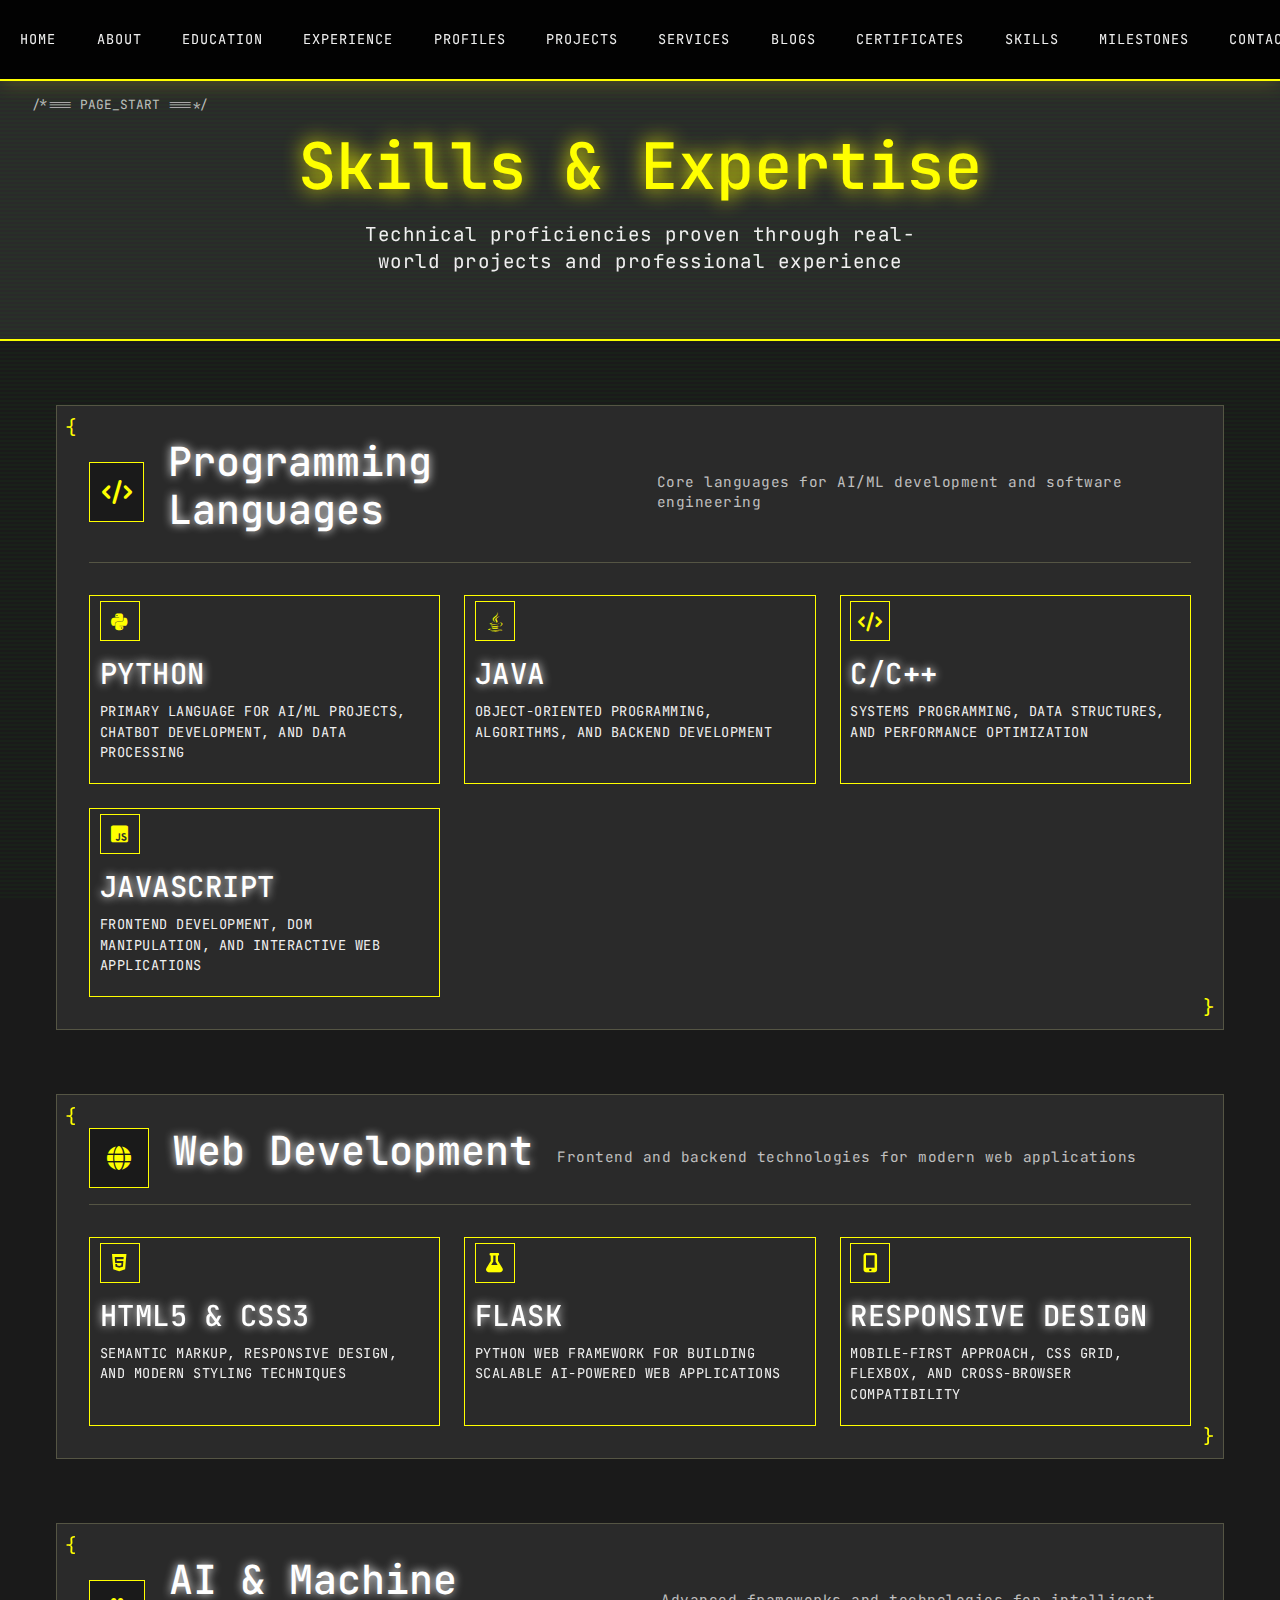
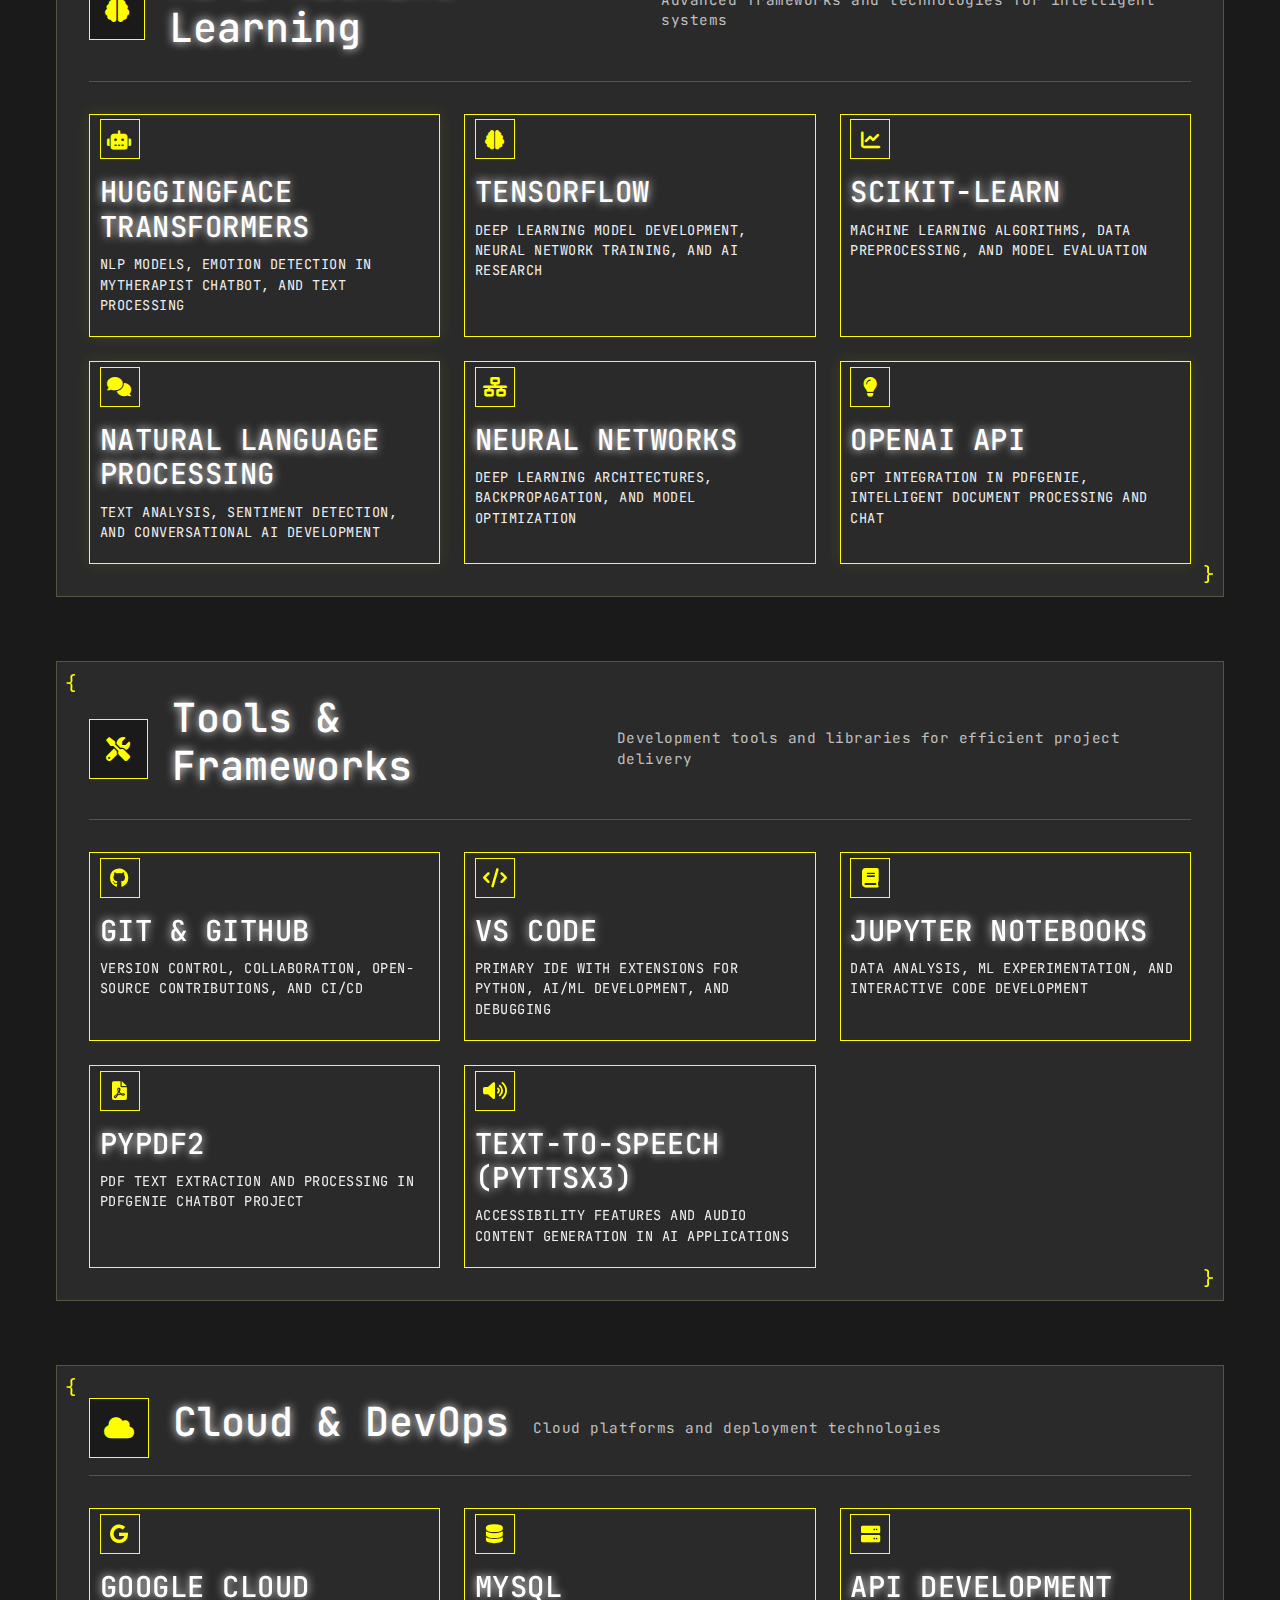
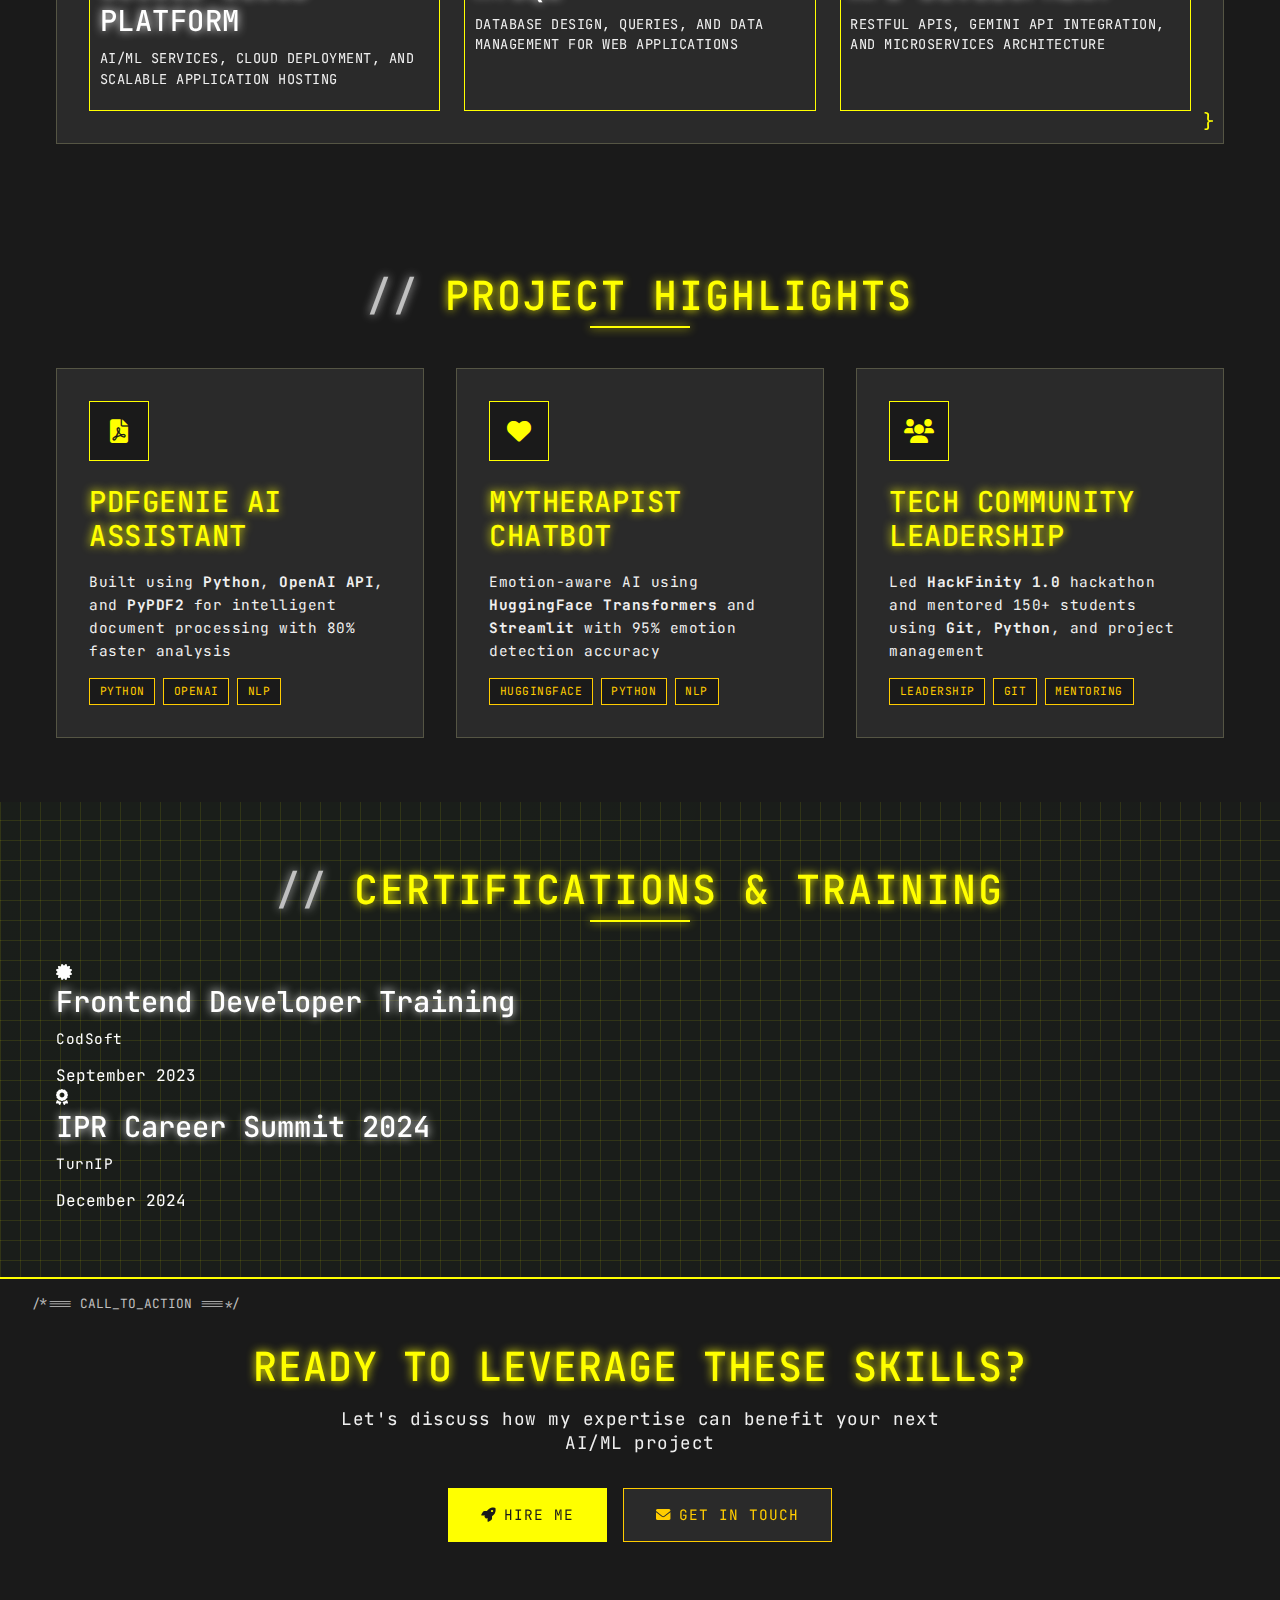
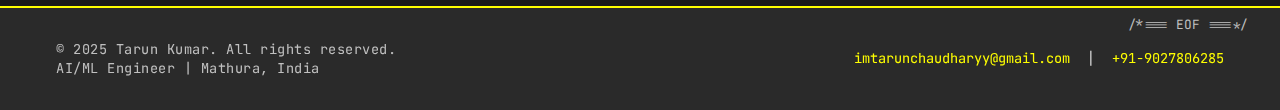
<file: skills-redesigned.html>
<!DOCTYPE html>
<html lang="en">
<head>
    <meta charset="UTF-8">
    <meta name="viewport" content="width=device-width, initial-scale=1.0">
    <meta name="description" content="Skills & Expertise - Tarun Kumar AI/ML Engineer">
    <title>Skills - Tarun Kumar</title>
    <link rel="icon" type="image/svg+xml" href="favicon.ico">
    <link rel="stylesheet" href="assets/style.css">
    <link href="https://cdnjs.cloudflare.com/ajax/libs/font-awesome/6.0.0/css/all.min.css" rel="stylesheet">
    <link href="https://fonts.googleapis.com/css2?family=Inter:wght@300;400;500;600;700&family=JetBrains+Mono:wght@400;500&display=swap" rel="stylesheet">
</head>
<body>
    <!-- Header Navigation -->
    <header class="header">
        <nav class="nav">
            <div class="nav-menu" id="nav-menu">
                <ul class="nav-list">
                    <li><a href="index.html" class="nav-link">Home</a></li>
                    <li><a href="about.html" class="nav-link">About</a></li>
                    <li><a href="education.html" class="nav-link">Education</a></li>
                    <li><a href="experience.html" class="nav-link">Experience</a></li>
                    <li><a href="profiles.html" class="nav-link">Profiles</a></li>
                    <li><a href="projects.html" class="nav-link">Projects</a></li>
                    <li><a href="services.html" class="nav-link">Services</a></li>
                    <li><a href="blogs.html" class="nav-link">Blogs</a></li>
                    <li><a href="certificates.html" class="nav-link">Certificates</a></li>
                    <li><a href="skills.html" class="nav-link active">Skills</a></li>
                    <li><a href="milestones.html" class="nav-link">Milestones</a></li>
                    <li><a href="contact.html" class="nav-link">Contact</a></li>
                </ul>
            </div>
            <div class="nav-actions">
                <button class="theme-toggle" id="theme-toggle">
                    <i class="fas fa-moon"></i>
                </button>
                <button class="nav-toggle" id="nav-toggle">
                    <i class="fas fa-bars"></i>
                </button>
            </div>
        </nav>
    </header>

    <!-- Main Content -->
    <main>
        <!-- Page Hero -->
        <section class="page-hero">
            <div class="container">
                <div class="page-hero-content">
                    <h1 class="page-title">Skills & Expertise</h1>
                    <p class="page-subtitle">Technical proficiencies proven through real-world projects and professional experience</p>
                </div>
            </div>
        </section>

        <!-- Professional Skills Overview -->
        <section class="skills-overview">
            <div class="container">
                <div class="skills-categories-professional">
                    
                    <!-- Languages -->
                    <div class="skill-category-pro">
                        <div class="category-header-pro">
                            <div class="category-icon-pro">
                                <i class="fas fa-code"></i>
                            </div>
                            <h2>Programming Languages</h2>
                            <p class="category-desc">Core languages for AI/ML development and software engineering</p>
                        </div>
                        <div class="skills-grid-pro">
                            <div class="skill-badge">
                                <div class="skill-icon-badge">
                                    <i class="fab fa-python"></i>
                                </div>
                                <div class="skill-content">
                                    <h3>Python</h3>
                                    <p>Primary language for AI/ML projects, chatbot development, and data processing</p>
                                </div>
                            </div>
                            <div class="skill-badge">
                                <div class="skill-icon-badge">
                                    <i class="fab fa-java"></i>
                                </div>
                                <div class="skill-content">
                                    <h3>Java</h3>
                                    <p>Object-oriented programming, algorithms, and backend development</p>
                                </div>
                            </div>
                            <div class="skill-badge">
                                <div class="skill-icon-badge">
                                    <i class="fas fa-code"></i>
                                </div>
                                <div class="skill-content">
                                    <h3>C/C++</h3>
                                    <p>Systems programming, data structures, and performance optimization</p>
                                </div>
                            </div>
                            <div class="skill-badge">
                                <div class="skill-icon-badge">
                                    <i class="fab fa-js-square"></i>
                                </div>
                                <div class="skill-content">
                                    <h3>JavaScript</h3>
                                    <p>Frontend development, DOM manipulation, and interactive web applications</p>
                                </div>
                            </div>
                        </div>
                    </div>

                    <!-- Web Development -->
                    <div class="skill-category-pro">
                        <div class="category-header-pro">
                            <div class="category-icon-pro">
                                <i class="fas fa-globe"></i>
                            </div>
                            <h2>Web Development</h2>
                            <p class="category-desc">Frontend and backend technologies for modern web applications</p>
                        </div>
                        <div class="skills-grid-pro">
                            <div class="skill-badge">
                                <div class="skill-icon-badge">
                                    <i class="fab fa-html5"></i>
                                </div>
                                <div class="skill-content">
                                    <h3>HTML5 & CSS3</h3>
                                    <p>Semantic markup, responsive design, and modern styling techniques</p>
                                </div>
                            </div>
                            <div class="skill-badge">
                                <div class="skill-icon-badge">
                                    <i class="fas fa-flask"></i>
                                </div>
                                <div class="skill-content">
                                    <h3>Flask</h3>
                                    <p>Python web framework for building scalable AI-powered web applications</p>
                                </div>
                            </div>
                            <div class="skill-badge">
                                <div class="skill-icon-badge">
                                    <i class="fas fa-mobile-alt"></i>
                                </div>
                                <div class="skill-content">
                                    <h3>Responsive Design</h3>
                                    <p>Mobile-first approach, CSS Grid, Flexbox, and cross-browser compatibility</p>
                                </div>
                            </div>
                        </div>
                    </div>

                    <!-- AI/ML -->
                    <div class="skill-category-pro">
                        <div class="category-header-pro">
                            <div class="category-icon-pro">
                                <i class="fas fa-brain"></i>
                            </div>
                            <h2>AI & Machine Learning</h2>
                            <p class="category-desc">Advanced frameworks and technologies for intelligent systems</p>
                        </div>
                        <div class="skills-grid-pro">
                            <div class="skill-badge featured">
                                <div class="skill-icon-badge">
                                    <i class="fas fa-robot"></i>
                                </div>
                                <div class="skill-content">
                                    <h3>HuggingFace Transformers</h3>
                                    <p>NLP models, emotion detection in MyTherapist chatbot, and text processing</p>
                                </div>
                            </div>
                            <div class="skill-badge">
                                <div class="skill-icon-badge">
                                    <i class="fas fa-brain"></i>
                                </div>
                                <div class="skill-content">
                                    <h3>TensorFlow</h3>
                                    <p>Deep learning model development, neural network training, and AI research</p>
                                </div>
                            </div>
                            <div class="skill-badge">
                                <div class="skill-icon-badge">
                                    <i class="fas fa-chart-line"></i>
                                </div>
                                <div class="skill-content">
                                    <h3>Scikit-Learn</h3>
                                    <p>Machine learning algorithms, data preprocessing, and model evaluation</p>
                                </div>
                            </div>
                            <div class="skill-badge featured">
                                <div class="skill-icon-badge">
                                    <i class="fas fa-comments"></i>
                                </div>
                                <div class="skill-content">
                                    <h3>Natural Language Processing</h3>
                                    <p>Text analysis, sentiment detection, and conversational AI development</p>
                                </div>
                            </div>
                            <div class="skill-badge">
                                <div class="skill-icon-badge">
                                    <i class="fas fa-network-wired"></i>
                                </div>
                                <div class="skill-content">
                                    <h3>Neural Networks</h3>
                                    <p>Deep learning architectures, backpropagation, and model optimization</p>
                                </div>
                            </div>
                            <div class="skill-badge featured">
                                <div class="skill-icon-badge">
                                    <i class="fas fa-lightbulb"></i>
                                </div>
                                <div class="skill-content">
                                    <h3>OpenAI API</h3>
                                    <p>GPT integration in PDFGenie, intelligent document processing and chat</p>
                                </div>
                            </div>
                        </div>
                    </div>

                    <!-- Tools & Frameworks -->
                    <div class="skill-category-pro">
                        <div class="category-header-pro">
                            <div class="category-icon-pro">
                                <i class="fas fa-tools"></i>
                            </div>
                            <h2>Tools & Frameworks</h2>
                            <p class="category-desc">Development tools and libraries for efficient project delivery</p>
                        </div>
                        <div class="skills-grid-pro">
                            <div class="skill-badge">
                                <div class="skill-icon-badge">
                                    <i class="fab fa-github"></i>
                                </div>
                                <div class="skill-content">
                                    <h3>Git & GitHub</h3>
                                    <p>Version control, collaboration, open-source contributions, and CI/CD</p>
                                </div>
                            </div>
                            <div class="skill-badge">
                                <div class="skill-icon-badge">
                                    <i class="fas fa-code"></i>
                                </div>
                                <div class="skill-content">
                                    <h3>VS Code</h3>
                                    <p>Primary IDE with extensions for Python, AI/ML development, and debugging</p>
                                </div>
                            </div>
                            <div class="skill-badge">
                                <div class="skill-icon-badge">
                                    <i class="fas fa-book"></i>
                                </div>
                                <div class="skill-content">
                                    <h3>Jupyter Notebooks</h3>
                                    <p>Data analysis, ML experimentation, and interactive code development</p>
                                </div>
                            </div>
                            <div class="skill-badge">
                                <div class="skill-icon-badge">
                                    <i class="fas fa-file-pdf"></i>
                                </div>
                                <div class="skill-content">
                                    <h3>PyPDF2</h3>
                                    <p>PDF text extraction and processing in PDFGenie chatbot project</p>
                                </div>
                            </div>
                            <div class="skill-badge">
                                <div class="skill-icon-badge">
                                    <i class="fas fa-volume-up"></i>
                                </div>
                                <div class="skill-content">
                                    <h3>Text-to-Speech (pyttsx3)</h3>
                                    <p>Accessibility features and audio content generation in AI applications</p>
                                </div>
                            </div>
                        </div>
                    </div>

                    <!-- Cloud & DevOps -->
                    <div class="skill-category-pro">
                        <div class="category-header-pro">
                            <div class="category-icon-pro">
                                <i class="fas fa-cloud"></i>
                            </div>
                            <h2>Cloud & DevOps</h2>
                            <p class="category-desc">Cloud platforms and deployment technologies</p>
                        </div>
                        <div class="skills-grid-pro">
                            <div class="skill-badge">
                                <div class="skill-icon-badge">
                                    <i class="fab fa-google"></i>
                                </div>
                                <div class="skill-content">
                                    <h3>Google Cloud Platform</h3>
                                    <p>AI/ML services, cloud deployment, and scalable application hosting</p>
                                </div>
                            </div>
                            <div class="skill-badge">
                                <div class="skill-icon-badge">
                                    <i class="fas fa-database"></i>
                                </div>
                                <div class="skill-content">
                                    <h3>MySQL</h3>
                                    <p>Database design, queries, and data management for web applications</p>
                                </div>
                            </div>
                            <div class="skill-badge">
                                <div class="skill-icon-badge">
                                    <i class="fas fa-server"></i>
                                </div>
                                <div class="skill-content">
                                    <h3>API Development</h3>
                                    <p>RESTful APIs, Gemini API integration, and microservices architecture</p>
                                </div>
                            </div>
                        </div>
                    </div>

                </div>
            </div>
        </section>

        <!-- Key Highlights -->
        <section class="skills-highlights">
            <div class="container">
                <h2 class="section-title">Project Highlights</h2>
                <div class="highlights-grid">
                    <div class="highlight-card">
                        <div class="highlight-icon">
                            <i class="fas fa-file-pdf"></i>
                        </div>
                        <div class="highlight-content">
                            <h3>PDFGenie AI Assistant</h3>
                            <p>Built using <strong>Python</strong>, <strong>OpenAI API</strong>, and <strong>PyPDF2</strong> for intelligent document processing with 80% faster analysis</p>
                            <div class="tech-tags">
                                <span class="tech-tag">Python</span>
                                <span class="tech-tag">OpenAI</span>
                                <span class="tech-tag">NLP</span>
                            </div>
                        </div>
                    </div>
                    <div class="highlight-card">
                        <div class="highlight-icon">
                            <i class="fas fa-heart"></i>
                        </div>
                        <div class="highlight-content">
                            <h3>MyTherapist Chatbot</h3>
                            <p>Emotion-aware AI using <strong>HuggingFace Transformers</strong> and <strong>Streamlit</strong> with 95% emotion detection accuracy</p>
                            <div class="tech-tags">
                                <span class="tech-tag">HuggingFace</span>
                                <span class="tech-tag">Python</span>
                                <span class="tech-tag">NLP</span>
                            </div>
                        </div>
                    </div>
                    <div class="highlight-card">
                        <div class="highlight-icon">
                            <i class="fas fa-users"></i>
                        </div>
                        <div class="highlight-content">
                            <h3>Tech Community Leadership</h3>
                            <p>Led <strong>HackFinity 1.0</strong> hackathon and mentored 150+ students using <strong>Git</strong>, <strong>Python</strong>, and project management</p>
                            <div class="tech-tags">
                                <span class="tech-tag">Leadership</span>
                                <span class="tech-tag">Git</span>
                                <span class="tech-tag">Mentoring</span>
                            </div>
                        </div>
                    </div>
                </div>
            </div>
        </section>

        <!-- Certifications -->
        <section class="certifications">
            <div class="container">
                <h2 class="section-title">Certifications & Training</h2>
                <div class="certifications-grid">
                    <div class="certification-card">
                        <div class="cert-icon">
                            <i class="fas fa-certificate"></i>
                        </div>
                        <div class="cert-content">
                            <h3>Frontend Developer Training</h3>
                            <p>CodSoft</p>
                            <div class="cert-date">September 2023</div>
                        </div>
                    </div>
                    <div class="certification-card">
                        <div class="cert-icon">
                            <i class="fas fa-award"></i>
                        </div>
                        <div class="cert-content">
                            <h3>IPR Career Summit 2024</h3>
                            <p>TurnIP</p>
                            <div class="cert-date">December 2024</div>
                        </div>
                    </div>
                </div>
            </div>
        </section>

        <!-- Call to Action -->
        <section class="cta-section">
            <div class="container">
                <div class="cta-content">
                    <h2>Ready to Leverage These Skills?</h2>
                    <p>Let's discuss how my expertise can benefit your next AI/ML project</p>
                    <div class="cta-buttons">
                        <a href="#hire-modal" class="btn btn-primary" onclick="openHireModal()">
                            <i class="fas fa-rocket"></i>
                            Hire Me
                        </a>
                        <a href="contact.html" class="btn btn-secondary">
                            <i class="fas fa-envelope"></i>
                            Get In Touch
                        </a>
                    </div>
                </div>
            </div>
        </section>
    </main>

    <!-- Hire Me Modal -->
    <div class="modal" id="hire-modal">
        <div class="modal-content">
            <div class="modal-header">
                <h3>Let's Work Together!</h3>
                <button class="modal-close" onclick="closeHireModal()">
                    <i class="fas fa-times"></i>
                </button>
            </div>
            <div class="modal-body">
                <div class="hire-avatar">
                    <div class="avatar-animation">
                        <i class="fas fa-user-tie"></i>
                    </div>
                </div>
                <p>Ready to bring AI/ML solutions to your project? Let's discuss how I can help you build intelligent systems that drive results.</p>
                <div class="hire-actions">
                    <a href="mailto:imtarunchaudharyy@gmail.com?subject=Hiring Inquiry - AI/ML Project&body=Hi Tarun,%0D%0A%0D%0AI'm interested in discussing a project opportunity with you.%0D%0A%0D%0AProject Details:%0D%0A-%0D%0A-%0D%0A%0D%0ABest regards," class="btn btn-primary">
                        <i class="fas fa-envelope"></i>
                        Send Email
                    </a>
                    <a href="contact.html" class="btn btn-secondary">
                        <i class="fas fa-form"></i>
                        Contact Form
                    </a>
                </div>
            </div>
        </div>
    </div>

    <!-- Footer -->
    <footer class="footer">
        <div class="container">
            <div class="footer-content">
                <div class="footer-info">
                    <p>&copy; 2025 Tarun Kumar. All rights reserved.</p>
                    <p>AI/ML Engineer | Mathura, India</p>
                </div>
                <div class="footer-links">
                    <a href="mailto:imtarunchaudharyy@gmail.com">imtarunchaudharyy@gmail.com</a>
                    <span>|</span>
                    <a href="tel:+919027806285">+91-9027806285</a>
                </div>
            </div>
        </div>
    </footer>

    <script src="assets/script.js"></script>
</body>
</html>
</file>
<file: assets/style.css>
/* ==========================================================================
   Technical Terminal Portfolio CSS
   Console/Terminal-Inspired Design with Matrix/Code Aesthetics
   ========================================================================== */

/* CSS Custom Properties for Technical/Terminal Theme */
:root {
  /* Terminal Dark Theme (Console/Matrix style) */
  --bg-primary: #000000;
  --bg-secondary: #0a0a0a;
  --bg-tertiary: #111111;
  --text-primary: #ffffff;
  --text-secondary: #e0e0e0;
  --text-muted: #a0a0a0;
  --accent-primary: #00ff00;
  --accent-secondary: #ffff00;
  --accent-tertiary: #ff6600;
  --border-color: #333333;
  --shadow-light: rgba(0, 255, 0, 0.1);
  --shadow-medium: rgba(0, 255, 0, 0.2);
  --shadow-heavy: rgba(0, 255, 0, 0.3);

  /* Technical Console Colors */
  --terminal-green: #00ff00;
  --terminal-amber: #ffb000;
  --terminal-red: #ff0000;
  --terminal-blue: #0099ff;
  --terminal-cyan: #00ffff;
  --terminal-magenta: #ff00ff;
  --error-red: #ff3333;
  --warning-yellow: #ffff00;

  /* Grid and Matrix Effects */
  --grid-color: rgba(0, 255, 0, 0.1);
  --matrix-green: #008f11;
  --code-bg: #0d1117;
  --code-border: #30363d;

  /* Typography - All Monospace for Technical Feel */
  --font-primary: 'JetBrains Mono', 'Fira Code', 'Source Code Pro', monospace;
  --font-mono: 'JetBrains Mono', 'Courier New', monospace;

  /* Spacing */
  --container-max-width: 1200px;
  --section-padding: 4rem 0;
  --element-gap: 2rem;
}

/* Light Theme Override (Amber Terminal) */
[data-theme="light"] {
  --bg-primary: #1a1a1a;
  --bg-secondary: #2a2a2a;
  --bg-tertiary: #3a3a3a;
  --text-primary: #ffffff;
  --text-secondary: #f0f0f0;
  --text-muted: #c0c0c0;
  --accent-primary: #ffff00;
  --accent-secondary: #ffcc00;
  --accent-tertiary: #ff9900;
  --border-color: #555544;
  --shadow-light: rgba(255, 255, 0, 0.1);
  --shadow-medium: rgba(255, 255, 0, 0.2);
  --shadow-heavy: rgba(255, 255, 0, 0.3);
  --grid-color: rgba(255, 255, 0, 0.1);
}

/* ==========================================================================
   Base Styles & Reset
   ========================================================================== */

* {
  margin: 0;
  padding: 0;
  box-sizing: border-box;
}

html {
  scroll-behavior: smooth;
  font-size: 16px;
}

body {
  font-family: var(--font-primary);
  line-height: 1.4;
  color: var(--text-primary);
  background-color: var(--bg-primary);
  background-image:
    /* Grid Pattern */
    linear-gradient(var(--grid-color) 1px, transparent 1px),
    linear-gradient(90deg, var(--grid-color) 1px, transparent 1px),
    /* Subtle Matrix Effect */
    radial-gradient(circle at 20% 80%, rgba(0, 255, 0, 0.02) 0%, transparent 50%),
    radial-gradient(circle at 80% 20%, rgba(0, 255, 0, 0.02) 0%, transparent 50%);
  background-size: 20px 20px, 20px 20px, 100% 100%, 100% 100%;
  transition: all 0.3s ease;
  overflow-x: hidden;
  position: relative;
}

/* Terminal Cursor Effect */
body::before {
  content: '';
  position: fixed;
  top: 0;
  left: 0;
  width: 100%;
  height: 100%;
  background-image: 
    repeating-linear-gradient(
      0deg,
      transparent,
      transparent 2px,
      rgba(0, 255, 0, 0.03) 2px,
      rgba(0, 255, 0, 0.03) 4px
    );
  pointer-events: none;
  z-index: 1;
}

/* Scrollbar Styling */
::-webkit-scrollbar {
  width: 12px;
}

::-webkit-scrollbar-track {
  background: var(--bg-secondary);
  border: 1px solid var(--border-color);
}

::-webkit-scrollbar-thumb {
  background: var(--accent-primary);
  border-radius: 0;
  border: 1px solid var(--border-color);
}

::-webkit-scrollbar-thumb:hover {
  background: var(--accent-secondary);
}

/* ==========================================================================
   Typography & Code Elements
   ========================================================================== */

h1, h2, h3, h4, h5, h6 {
  font-family: var(--font-mono);
  font-weight: 500;
  line-height: 1.2;
  color: var(--text-primary);
  text-shadow: 0 0 10px currentColor;
}

h1 {
  font-size: clamp(2rem, 5vw, 3.5rem);
  margin-bottom: 1rem;
}

h2 {
  font-size: clamp(1.5rem, 4vw, 2.5rem);
  margin-bottom: 0.8rem;
}

h3 {
  font-size: clamp(1.2rem, 3vw, 1.8rem);
  margin-bottom: 0.6rem;
}

h4 {
  font-size: clamp(1rem, 2.5vw, 1.3rem);
  margin-bottom: 0.5rem;
}

p {
  margin-bottom: 1rem;
  font-family: var(--font-mono);
  font-size: 0.9rem;
  letter-spacing: 0.5px;
}

a {
  color: var(--accent-primary);
  text-decoration: none;
  transition: all 0.3s ease;
  font-family: var(--font-mono);
  border-bottom: 1px solid transparent;
}

a:hover {
  color: var(--accent-secondary);
  text-shadow: 0 0 8px currentColor;
  border-bottom-color: currentColor;
}

/* Terminal-style Code Blocks */
code, pre {
  font-family: var(--font-mono);
  background: var(--code-bg);
  border: 1px solid var(--code-border);
  border-radius: 0;
  padding: 0.2rem 0.4rem;
  color: var(--text-primary);
  font-size: 0.85rem;
}

pre {
  padding: 1rem;
  overflow-x: auto;
  white-space: pre;
  margin: 1rem 0;
}

/* ==========================================================================
   Layout & Containers
   ========================================================================== */

.container {
  max-width: var(--container-max-width);
  margin: 0 auto;
  padding: 0 1rem;
  position: relative;
  z-index: 2;
}

section {
  padding: var(--section-padding);
  position: relative;
}

/* Terminal Border Effect */
.section-border::before {
  content: '';
  position: absolute;
  top: 0;
  left: 0;
  right: 0;
  height: 2px;
  background: repeating-linear-gradient(
    90deg,
    var(--accent-primary) 0px,
    var(--accent-primary) 10px,
    transparent 10px,
    transparent 20px
  );
}

/* ==========================================================================
   Header & Navigation
   ========================================================================== */

.header {
  position: fixed;
  top: 0;
  left: 0;
  right: 0;
  z-index: 1000;
  background: rgba(0, 0, 0, 0.95);
  backdrop-filter: blur(10px);
  border-bottom: 2px solid var(--accent-primary);
  box-shadow: 0 2px 20px var(--shadow-medium);
}

.nav {
  display: flex;
  justify-content: space-between;
  align-items: center;
  padding: 1rem 0;
  position: relative;
}

.nav-menu {
  display: flex;
  align-items: center;
}

.nav-list {
  display: flex;
  list-style: none;
  gap: 0;
  margin: 0;
  padding: 0;
}

.nav-link {
  display: block;
  padding: 0.8rem 1.2rem;
  color: var(--text-secondary);
  font-family: var(--font-mono);
  font-size: 0.85rem;
  text-transform: uppercase;
  letter-spacing: 1px;
  transition: all 0.3s ease;
  border: 1px solid transparent;
  background: transparent;
  position: relative;
}

.nav-link::before {
  content: '>';
  position: absolute;
  left: 0.5rem;
  opacity: 0;
  transition: opacity 0.3s ease;
  color: var(--accent-primary);
}

.nav-link:hover,
.nav-link.active {
  color: var(--accent-primary);
  background: rgba(0, 255, 0, 0.05);
  border-color: var(--accent-primary);
  text-shadow: 0 0 8px currentColor;
}

.nav-link:hover::before,
.nav-link.active::before,
.nav-link.scroll-active::before {
  opacity: 1;
}

.nav-link.scroll-active {
  color: var(--accent-primary);
  background: rgba(0, 255, 0, 0.05);
  border-color: var(--accent-primary);
  text-shadow: 0 0 8px currentColor;
}

.nav-actions {
  display: flex;
  align-items: center;
  gap: 1rem;
}

.theme-toggle,
.nav-toggle {
  background: var(--bg-secondary);
  border: 1px solid var(--accent-primary);
  color: var(--accent-primary);
  padding: 0.6rem;
  cursor: pointer;
  transition: all 0.3s ease;
  font-family: var(--font-mono);
  font-size: 0.9rem;
}

.theme-toggle:hover,
.nav-toggle:hover {
  background: var(--accent-primary);
  color: var(--bg-primary);
  box-shadow: 0 0 15px var(--accent-primary);
}

/* Mobile Navigation */
.nav-toggle {
  display: none;
}

@media (max-width: 768px) {
  .nav-toggle {
    display: block;
  }

  .nav-menu {
    position: fixed;
    top: 100%;
    left: 0;
    right: 0;
    background: var(--bg-primary);
    border: 2px solid var(--accent-primary);
    border-top: none;
    transform: translateY(-100%);
    transition: transform 0.3s ease;
    max-height: 0;
    overflow: hidden;
  }

  .nav-menu.active {
    transform: translateY(0);
    max-height: 500px;
  }

  .nav-list {
    flex-direction: column;
    padding: 1rem 0;
  }

  .nav-link {
    padding: 1rem 1.5rem;
    border-bottom: 1px solid var(--border-color);
  }
}

/* ==========================================================================
   Hero Section
   ========================================================================== */

.hero {
  min-height: 100vh;
  display: flex;
  align-items: center;
  position: relative;
  padding-top: 6rem;
  background: var(--bg-primary);
  overflow: hidden;
}

.hero-background {
  position: absolute;
  top: 0;
  left: 0;
  right: 0;
  bottom: 0;
  z-index: 1;
}

.hero-content {
  display: grid;
  grid-template-columns: 1fr 1fr;
  gap: 4rem;
  align-items: center;
  position: relative;
  z-index: 2;
}

.hero-text {
  display: flex;
  flex-direction: column;
  gap: 1.5rem;
}

.hero-title {
  font-family: var(--font-mono);
  line-height: 1.1;
}

.greeting {
  display: block;
  font-size: 1.2rem;
  color: var(--text-secondary);
  margin-bottom: 0.5rem;
}

/* Typing Animation */
.typing-animation {
  overflow: hidden;
  border-right: 2px solid var(--accent-primary);
  white-space: nowrap;
  animation: typing 3s steps(16, end), blink-cursor 0.75s step-end infinite;
  max-width: 100%;
}

@keyframes typing {
  from {
    width: 0;
  }
  to {
    width: 100%;
  }
}

@keyframes blink-cursor {
  from, to {
    border-color: transparent;
  }
  50% {
    border-color: var(--accent-primary);
  }
}

.name {
  display: block;
  font-size: clamp(2.5rem, 6vw, 4rem);
  color: var(--accent-primary);
  text-shadow: 0 0 20px currentColor;
  font-weight: 700;
  animation: terminal-glow 2s ease-in-out infinite alternate;
}

.title {
  display: block;
  font-size: clamp(1.5rem, 4vw, 2.5rem);
  color: var(--accent-secondary);
  font-weight: 400;
}

.title::before {
  content: '# ';
  color: var(--text-muted);
}

@keyframes terminal-glow {
  from {
    text-shadow: 0 0 20px currentColor;
  }
  to {
    text-shadow: 0 0 30px currentColor, 0 0 40px currentColor;
  }
}

.hero-description {
  font-size: 1.1rem;
  color: var(--text-secondary);
  max-width: 500px;
  font-family: var(--font-mono);
  letter-spacing: 0.5px;
}

.hero-description::before {
  content: '/* ';
  color: var(--text-muted);
}

.hero-description::after {
  content: ' */';
  color: var(--text-muted);
}

.hero-cta {
  display: flex;
  gap: 1rem;
  flex-wrap: wrap;
  align-items: center;
  margin-bottom: 2rem;
}

@media (max-width: 768px) {
  .hero-cta {
    flex-direction: column;
    align-items: stretch;
  }

  .hero-cta .btn {
    width: 100%;
    justify-content: center;
  }
}

.social-links {
  display: flex;
  gap: 1rem;
  margin-top: 1rem;
}

.social-link {
  display: flex;
  align-items: center;
  justify-content: center;
  width: 50px;
  height: 50px;
  background: var(--bg-secondary);
  border: 1px solid var(--accent-primary);
  color: var(--accent-primary);
  transition: all 0.3s ease;
  font-size: 1.2rem;
}

.social-link:hover {
  background: var(--accent-primary);
  color: var(--bg-primary);
  box-shadow: 0 0 20px var(--accent-primary);
  transform: translateY(-3px);
}

/* Tooltips */
.social-link {
  position: relative;
}

.social-link::before {
  content: attr(data-tooltip);
  position: absolute;
  bottom: -40px;
  left: 50%;
  transform: translateX(-50%);
  background: var(--bg-secondary);
  border: 1px solid var(--accent-primary);
  color: var(--text-primary);
  padding: 0.5rem 1rem;
  font-family: var(--font-mono);
  font-size: 0.8rem;
  white-space: nowrap;
  opacity: 0;
  visibility: hidden;
  transition: all 0.3s ease;
  z-index: 10;
}

.social-link::after {
  content: '';
  position: absolute;
  bottom: -8px;
  left: 50%;
  transform: translateX(-50%);
  width: 0;
  height: 0;
  border-left: 5px solid transparent;
  border-right: 5px solid transparent;
  border-bottom: 5px solid var(--accent-primary);
  opacity: 0;
  visibility: hidden;
  transition: all 0.3s ease;
  z-index: 10;
}

.social-link:hover::before,
.social-link:hover::after {
  opacity: 1;
  visibility: visible;
}

/* Hero Visual */
.hero-visual {
  display: flex;
  justify-content: center;
  align-items: center;
  position: relative;
}

.hero-profile {
  position: relative;
  width: 400px;
  height: 400px;
}

.profile-image-container {
  position: relative;
  width: 100%;
  height: 100%;
}

.profile-image {
  width: 100%;
  height: 100%;
  border: 2px solid var(--accent-primary);
  background: var(--bg-secondary);
  position: relative;
  overflow: hidden;
  box-shadow:
    0 0 20px var(--accent-primary),
    inset 0 0 20px rgba(0, 255, 0, 0.1);
  animation: profile-glow 3s ease-in-out infinite alternate;
}

@keyframes profile-glow {
  from {
    box-shadow:
      0 0 20px var(--accent-primary),
      inset 0 0 20px rgba(0, 255, 0, 0.1);
  }
  to {
    box-shadow:
      0 0 30px var(--accent-primary),
      0 0 50px rgba(0, 255, 0, 0.3),
      inset 0 0 30px rgba(0, 255, 0, 0.2);
  }
}

.profile-image::before {
  content: '';
  position: absolute;
  top: 0;
  left: 0;
  right: 0;
  bottom: 0;
  background: repeating-linear-gradient(
    45deg,
    transparent,
    transparent 2px,
    rgba(0, 255, 0, 0.1) 2px,
    rgba(0, 255, 0, 0.1) 4px
  );
  pointer-events: none;
}

.profile-image img {
  width: 100%;
  height: 100%;
  object-fit: cover;
  filter: none;
}

.profile-overlay {
  position: absolute;
  top: 0;
  left: 0;
  right: 0;
  bottom: 0;
  background: rgba(0, 255, 0, 0.1);
  mix-blend-mode: overlay;
}

/* ==========================================================================
   Buttons & Interactive Elements
   ========================================================================== */

.btn {
  display: inline-flex;
  align-items: center;
  gap: 0.5rem;
  padding: 1rem 2rem;
  background: var(--bg-secondary);
  border: 1px solid var(--accent-primary);
  color: var(--accent-primary);
  font-family: var(--font-mono);
  font-size: 0.9rem;
  text-transform: uppercase;
  letter-spacing: 1px;
  cursor: pointer;
  transition: all 0.3s ease;
  text-decoration: none;
  position: relative;
  overflow: hidden;
}

.btn::before {
  content: '';
  position: absolute;
  top: 0;
  left: -100%;
  width: 100%;
  height: 100%;
  background: linear-gradient(
    90deg,
    transparent,
    rgba(0, 255, 0, 0.2),
    transparent
  );
  transition: left 0.5s ease;
}

.btn:hover::before {
  left: 100%;
}

.btn:hover {
  background: var(--accent-primary);
  color: var(--bg-primary);
  box-shadow: 0 0 20px var(--accent-primary);
  transform: translateY(-2px);
}

.btn-primary {
  background: var(--accent-primary);
  color: var(--bg-primary);
}

.btn-primary:hover {
  background: var(--accent-secondary);
  box-shadow: 0 0 25px var(--accent-secondary);
}

.btn-secondary {
  border-color: var(--accent-secondary);
  color: var(--accent-secondary);
}

.btn-secondary:hover {
  background: var(--accent-secondary);
  color: var(--bg-primary);
  box-shadow: 0 0 20px var(--accent-secondary);
}

.btn-accent {
  border-color: var(--accent-tertiary);
  color: var(--accent-tertiary);
  background: var(--bg-secondary);
}

.btn-accent:hover {
  background: var(--accent-tertiary);
  color: var(--bg-primary);
  box-shadow: 0 0 25px var(--accent-tertiary);
}

/* Ripple Effect */
.ripple-effect {
  position: relative;
  overflow: hidden;
}

.ripple-effect::after {
  content: '';
  position: absolute;
  top: 50%;
  left: 50%;
  width: 0;
  height: 0;
  border-radius: 50%;
  background: rgba(255, 255, 255, 0.3);
  transform: translate(-50%, -50%);
  transition: width 0.6s, height 0.6s;
}

.ripple-effect:active::after {
  width: 300px;
  height: 300px;
}

/* Enhanced Glow Effects */
.btn:hover {
  transform: translateY(-3px);
  box-shadow:
    0 0 30px var(--accent-primary),
    0 10px 30px rgba(0, 0, 0, 0.3);
}

.btn-primary:hover {
  box-shadow:
    0 0 35px var(--accent-primary),
    0 10px 30px rgba(0, 0, 0, 0.3);
}

.btn-secondary:hover {
  box-shadow:
    0 0 30px var(--accent-secondary),
    0 10px 30px rgba(0, 0, 0, 0.3);
}

.btn-accent:hover {
  box-shadow:
    0 0 30px var(--accent-tertiary),
    0 10px 30px rgba(0, 0, 0, 0.3);
}

/* ==========================================================================
   Terminal/Matrix Neural Network Animation
   ========================================================================== */

.neural-network {
  position: absolute;
  top: 0;
  left: 0;
  width: 100%;
  height: 100%;
  opacity: 0.3;
  z-index: 1;
}

.neural-network canvas {
  width: 100%;
  height: 100%;
}

/* ==========================================================================
   Stats Section
   ========================================================================== */

.stats {
  padding: 3rem 0;
  background: var(--bg-secondary);
  border-top: 2px solid var(--accent-primary);
  border-bottom: 2px solid var(--accent-primary);
  position: relative;
}

.stats::before {
  content: '// RUNTIME_STATISTICS';
  position: absolute;
  top: 1rem;
  left: 2rem;
  color: var(--text-muted);
  font-family: var(--font-mono);
  font-size: 0.8rem;
}

.stats-grid {
  display: grid;
  grid-template-columns: repeat(auto-fit, minmax(200px, 1fr));
  gap: 2rem;
  padding-top: 2rem;
}

.stat-item {
  text-align: center;
  padding: 2rem 1rem;
  background: var(--bg-primary);
  border: 1px solid var(--accent-primary);
  position: relative;
}

.stat-item::before {
  content: '[' attr(data-index) ']';
  position: absolute;
  top: 0.5rem;
  left: 0.5rem;
  color: var(--text-muted);
  font-family: var(--font-mono);
  font-size: 0.7rem;
}

.stat-number {
  font-size: 3rem;
  font-family: var(--font-mono);
  color: var(--accent-primary);
  font-weight: 700;
  text-shadow: 0 0 15px currentColor;
  margin-bottom: 0.5rem;
}

.stat-label {
  font-family: var(--font-mono);
  color: var(--text-secondary);
  text-transform: uppercase;
  letter-spacing: 1px;
  font-size: 0.9rem;
}

/* ==========================================================================
   Featured Skills Section
   ========================================================================== */

.featured-skills {
  padding: 4rem 0;
  background: var(--bg-primary);
}

.section-title {
  text-align: center;
  margin-bottom: 3rem;
  font-family: var(--font-mono);
  color: var(--accent-primary);
  text-transform: uppercase;
  letter-spacing: 2px;
  position: relative;
}

.section-title::before {
  content: '// ';
  color: var(--text-muted);
}

.section-title::after {
  content: '';
  position: absolute;
  bottom: -0.5rem;
  left: 50%;
  transform: translateX(-50%);
  width: 100px;
  height: 2px;
  background: var(--accent-primary);
  box-shadow: 0 0 10px var(--accent-primary);
}

.skills-grid {
  display: grid;
  grid-template-columns: repeat(auto-fit, minmax(300px, 1fr));
  gap: 2rem;
}

.skill-card {
  background: var(--bg-secondary);
  border: 1px solid var(--border-color);
  padding: 2rem;
  transition: all 0.3s ease;
  position: relative;
  overflow: hidden;
}

.skill-card::before {
  content: '';
  position: absolute;
  top: 0;
  left: 0;
  right: 0;
  height: 2px;
  background: var(--accent-primary);
  transform: translateX(-100%);
  transition: transform 0.3s ease;
}

.skill-card:hover::before {
  transform: translateX(0);
}

.skill-card:hover {
  border-color: var(--accent-primary);
  box-shadow: 0 0 25px var(--shadow-medium);
  transform: translateY(-5px);
}

.skill-icon {
  width: 60px;
  height: 60px;
  background: var(--bg-primary);
  border: 1px solid var(--accent-primary);
  display: flex;
  align-items: center;
  justify-content: center;
  margin-bottom: 1.5rem;
  color: var(--accent-primary);
  font-size: 1.5rem;
}

.skill-card h3 {
  color: var(--accent-primary);
  margin-bottom: 1rem;
  font-family: var(--font-mono);
  text-transform: uppercase;
  letter-spacing: 1px;
}

.skill-card p {
  color: var(--text-secondary);
  font-family: var(--font-mono);
  font-size: 0.9rem;
  line-height: 1.6;
}

/* ==========================================================================
   Page Hero (for other pages)
   ========================================================================== */

.page-hero {
  padding: 8rem 0 4rem;
  background: var(--bg-secondary);
  border-bottom: 2px solid var(--accent-primary);
  text-align: center;
  position: relative;
}

.page-hero::before {
  content: '/*=== PAGE_START ===*/';
  position: absolute;
  top: 6rem;
  left: 2rem;
  color: var(--text-muted);
  font-family: var(--font-mono);
  font-size: 0.8rem;
}

.page-title {
  font-size: clamp(2.5rem, 5vw, 4rem);
  color: var(--accent-primary);
  text-shadow: 0 0 20px currentColor;
  margin-bottom: 1rem;
  font-family: var(--font-mono);
}

.page-subtitle {
  font-size: 1.2rem;
  color: var(--text-secondary);
  max-width: 600px;
  margin: 0 auto;
  font-family: var(--font-mono);
}

/* ==========================================================================
   Skills Overview (Professional)
   ========================================================================== */

.skills-overview {
  padding: 4rem 0;
  background: var(--bg-primary);
}

.skills-categories-professional {
  display: flex;
  flex-direction: column;
  gap: 4rem;
}

.skill-category-pro {
  background: var(--bg-secondary);
  border: 1px solid var(--border-color);
  padding: 2rem;
  position: relative;
}

.skill-category-pro::before {
  content: '{';
  position: absolute;
  top: 0.5rem;
  left: 0.5rem;
  color: var(--accent-primary);
  font-family: var(--font-mono);
  font-size: 1.2rem;
}

.skill-category-pro::after {
  content: '}';
  position: absolute;
  bottom: 0.5rem;
  right: 0.5rem;
  color: var(--accent-primary);
  font-family: var(--font-mono);
  font-size: 1.2rem;
}

.category-header-pro {
  display: flex;
  align-items: center;
  gap: 1.5rem;
  margin-bottom: 2rem;
  padding-bottom: 1rem;
  border-bottom: 1px solid var(--border-color);
}

.category-icon-pro {
  width: 60px;
  height: 60px;
  background: var(--bg-primary);
  border: 1px solid var(--accent-primary);
  display: flex;
  align-items: center;
  justify-content: center;
  color: var(--accent-primary);
  font-size: 1.5rem;
}

.category-header-pro h3 {
  color: var(--accent-primary);
  font-family: var(--font-mono);
  text-transform: uppercase;
  letter-spacing: 1px;
}

.category-desc {
  color: var(--text-muted);
  font-family: var(--font-mono);
  font-size: 0.9rem;
  margin: 0;
}

.skills-grid-pro {
  display: grid;
  grid-template-columns: repeat(auto-fit, minmax(300px, 1fr));
  gap: 1.5rem;
}

.skill-badge {
  background: var(--bg-primary);
  border: 1px solid var(--border-color);
  padding: 1.5rem;
  transition: all 0.3s ease;
  position: relative;
}

.skill-badge.featured {
  border-color: var(--accent-primary);
  box-shadow: 0 0 15px var(--shadow-light);
}

.skill-badge:hover {
  border-color: var(--accent-primary);
  box-shadow: 0 0 20px var(--shadow-medium);
  transform: translateY(-3px);
}

.skill-icon-badge {
  width: 40px;
  height: 40px;
  background: var(--bg-secondary);
  border: 1px solid var(--accent-primary);
  display: flex;
  align-items: center;
  justify-content: center;
  color: var(--accent-primary);
  font-size: 1.2rem;
  margin-bottom: 1rem;
}

.skill-content h4 {
  color: var(--accent-primary);
  font-family: var(--font-mono);
  text-transform: uppercase;
  letter-spacing: 0.5px;
  margin-bottom: 0.5rem;
  font-size: 1rem;
}

.skill-content p {
  color: var(--text-secondary);
  font-family: var(--font-mono);
  font-size: 0.85rem;
  line-height: 1.5;
  margin-bottom: 1rem;
}

/* Proficiency Bars */
.proficiency-bar {
  width: 100%;
  height: 6px;
  background: var(--bg-secondary);
  border: 1px solid var(--border-color);
  margin: 0.5rem 0;
  position: relative;
}

.proficiency-fill {
  height: 100%;
  background: linear-gradient(90deg, var(--accent-primary), var(--accent-secondary));
  transition: width 1.5s ease;
  box-shadow: 0 0 10px var(--accent-primary);
}

.proficiency-level {
  font-family: var(--font-mono);
  font-size: 0.7rem;
  color: var(--text-muted);
  text-transform: uppercase;
  letter-spacing: 0.5px;
}

/* ==========================================================================
   Certificates Section
   ========================================================================== */

.certificates-section {
  padding: 4rem 0;
  background: var(--bg-secondary);
}

.certificates-grid {
  display: grid;
  grid-template-columns: repeat(auto-fit, minmax(400px, 1fr));
  gap: 2rem;
}

.certificate-card {
  background: var(--bg-primary);
  border: 1px solid var(--border-color);
  padding: 2rem;
  transition: all 0.3s ease;
  position: relative;
}

.certificate-card.featured {
  border-color: var(--accent-primary);
  box-shadow: 0 0 20px var(--shadow-light);
}

.certificate-card:hover {
  border-color: var(--accent-primary);
  box-shadow: 0 0 25px var(--shadow-medium);
  transform: translateY(-5px);
}

.certificate-icon {
  width: 50px;
  height: 50px;
  background: var(--bg-secondary);
  border: 1px solid var(--accent-primary);
  display: flex;
  align-items: center;
  justify-content: center;
  color: var(--accent-primary);
  font-size: 1.3rem;
  margin-bottom: 1.5rem;
}

.certificate-content h3 {
  color: var(--accent-primary);
  font-family: var(--font-mono);
  margin-bottom: 0.5rem;
  font-size: 1.1rem;
}

.issuer {
  color: var(--accent-secondary);
  font-family: var(--font-mono);
  font-size: 0.9rem;
  margin-bottom: 1rem;
  text-transform: uppercase;
  letter-spacing: 0.5px;
}

.description {
  color: var(--text-secondary);
  font-family: var(--font-mono);
  font-size: 0.85rem;
  line-height: 1.6;
  margin-bottom: 1.5rem;
}

.certificate-details {
  display: flex;
  gap: 2rem;
  margin-bottom: 1.5rem;
}

.detail-item {
  display: flex;
  align-items: center;
  gap: 0.5rem;
  color: var(--text-muted);
  font-family: var(--font-mono);
  font-size: 0.8rem;
}

.certificate-skills {
  display: flex;
  flex-wrap: wrap;
  gap: 0.5rem;
  margin-bottom: 1.5rem;
}

.skill-badge {
  background: var(--bg-secondary);
  border: 1px solid var(--accent-primary);
  color: var(--accent-primary);
  padding: 0.3rem 0.6rem;
  font-family: var(--font-mono);
  font-size: 0.7rem;
  text-transform: uppercase;
  letter-spacing: 0.5px;
}

.certificate-actions {
  margin-top: auto;
}

.cert-btn {
  background: var(--bg-secondary);
  border: 1px solid var(--accent-primary);
  color: var(--accent-primary);
  padding: 0.8rem 1.5rem;
  font-family: var(--font-mono);
  font-size: 0.8rem;
  text-transform: uppercase;
  cursor: pointer;
  transition: all 0.3s ease;
  text-decoration: none;
  display: inline-block;
}

.cert-btn:hover {
  background: var(--accent-primary);
  color: var(--bg-primary);
  box-shadow: 0 0 15px var(--accent-primary);
}

.cert-btn.primary {
  background: var(--accent-primary);
  color: var(--bg-primary);
}

.cert-btn.primary:hover {
  background: var(--accent-secondary);
  box-shadow: 0 0 20px var(--accent-secondary);
}

/* ==========================================================================
   Project Highlights
   ========================================================================== */

.skills-highlights {
  padding: 4rem 0;
  background: var(--bg-primary);
}

.highlights-grid {
  display: grid;
  grid-template-columns: repeat(auto-fit, minmax(350px, 1fr));
  gap: 2rem;
}

.highlight-card {
  background: var(--bg-secondary);
  border: 1px solid var(--border-color);
  padding: 2rem;
  transition: all 0.3s ease;
  position: relative;
}

.highlight-card:hover {
  border-color: var(--accent-primary);
  box-shadow: 0 0 25px var(--shadow-medium);
  transform: translateY(-5px);
}

.highlight-icon {
  width: 60px;
  height: 60px;
  background: var(--bg-primary);
  border: 1px solid var(--accent-primary);
  display: flex;
  align-items: center;
  justify-content: center;
  color: var(--accent-primary);
  font-size: 1.5rem;
  margin-bottom: 1.5rem;
}

.highlight-content h3 {
  color: var(--accent-primary);
  font-family: var(--font-mono);
  margin-bottom: 1rem;
  text-transform: uppercase;
  letter-spacing: 0.5px;
}

.highlight-content p {
  color: var(--text-secondary);
  font-family: var(--font-mono);
  font-size: 0.9rem;
  line-height: 1.6;
  margin-bottom: 1rem;
}

.tech-tags {
  display: flex;
  flex-wrap: wrap;
  gap: 0.5rem;
}

.tech-tag {
  background: var(--bg-primary);
  border: 1px solid var(--accent-secondary);
  color: var(--accent-secondary);
  padding: 0.3rem 0.6rem;
  font-family: var(--font-mono);
  font-size: 0.7rem;
  text-transform: uppercase;
  letter-spacing: 0.5px;
}

/* ==========================================================================
   Academic Section
   ========================================================================== */

.academic-section {
  padding: 4rem 0;
  background: var(--bg-secondary);
}

.achievements-grid {
  display: grid;
  grid-template-columns: repeat(auto-fit, minmax(400px, 1fr));
  gap: 2rem;
}

.achievement-card {
  background: var(--bg-primary);
  border: 1px solid var(--border-color);
  padding: 2rem;
  transition: all 0.3s ease;
}

.achievement-card:hover {
  border-color: var(--accent-primary);
  box-shadow: 0 0 25px var(--shadow-medium);
  transform: translateY(-3px);
}

.achievement-icon {
  width: 60px;
  height: 60px;
  background: var(--bg-secondary);
  border: 1px solid var(--accent-primary);
  display: flex;
  align-items: center;
  justify-content: center;
  color: var(--accent-primary);
  font-size: 1.5rem;
  margin-bottom: 1.5rem;
}

.achievement-content h3 {
  color: var(--accent-primary);
  font-family: var(--font-mono);
  margin-bottom: 0.5rem;
  text-transform: uppercase;
  letter-spacing: 0.5px;
}

.institution {
  color: var(--accent-secondary);
  font-family: var(--font-mono);
  font-size: 0.9rem;
  margin-bottom: 1rem;
  text-transform: uppercase;
}

.achievement-content .description {
  color: var(--text-secondary);
  font-family: var(--font-mono);
  font-size: 0.85rem;
  line-height: 1.6;
  margin-bottom: 1.5rem;
}

.achievement-stats {
  display: flex;
  gap: 2rem;
}

.stat-item {
  text-align: center;
}

.stat-value {
  display: block;
  font-family: var(--font-mono);
  font-size: 1.5rem;
  color: var(--accent-primary);
  font-weight: 700;
  text-shadow: 0 0 10px currentColor;
}

.stat-label {
  font-family: var(--font-mono);
  color: var(--text-muted);
  font-size: 0.8rem;
  text-transform: uppercase;
  letter-spacing: 0.5px;
}

/* ==========================================================================
   Workshops Section
   ========================================================================== */

.workshops-section {
  padding: 4rem 0;
  background: var(--bg-primary);
}

.workshops-timeline {
  max-width: 800px;
  margin: 0 auto;
  position: relative;
}

.workshops-timeline::before {
  content: '';
  position: absolute;
  left: 30px;
  top: 0;
  bottom: 0;
  width: 2px;
  background: var(--accent-primary);
  box-shadow: 0 0 10px var(--accent-primary);
}

.workshop-item {
  display: flex;
  gap: 2rem;
  margin-bottom: 3rem;
  position: relative;
}

.workshop-item::before {
  content: '';
  position: absolute;
  left: 24px;
  top: 0;
  width: 14px;
  height: 14px;
  background: var(--accent-primary);
  border: 2px solid var(--bg-primary);
  border-radius: 50%;
  box-shadow: 0 0 15px var(--accent-primary);
}

.workshop-date {
  flex-shrink: 0;
  width: 60px;
  color: var(--accent-secondary);
  font-family: var(--font-mono);
  font-size: 0.9rem;
  font-weight: 700;
}

.workshop-content {
  flex: 1;
  background: var(--bg-secondary);
  border: 1px solid var(--border-color);
  padding: 1.5rem;
}

.workshop-content h3 {
  color: var(--accent-primary);
  font-family: var(--font-mono);
  margin-bottom: 0.5rem;
  text-transform: uppercase;
  letter-spacing: 0.5px;
}

.workshop-content p {
  color: var(--text-secondary);
  font-family: var(--font-mono);
  font-size: 0.85rem;
  line-height: 1.6;
  margin-bottom: 1rem;
}

.workshop-stats {
  display: flex;
  gap: 1rem;
  flex-wrap: wrap;
}

.workshop-stats .stat {
  background: var(--bg-primary);
  border: 1px solid var(--accent-primary);
  color: var(--accent-primary);
  padding: 0.3rem 0.6rem;
  font-family: var(--font-mono);
  font-size: 0.7rem;
  text-transform: uppercase;
  letter-spacing: 0.5px;
}

/* ==========================================================================
   Recognition Section
   ========================================================================== */

.recognition-section {
  padding: 4rem 0;
  background: var(--bg-secondary);
}

.recognition-grid {
  display: grid;
  grid-template-columns: repeat(auto-fit, minmax(250px, 1fr));
  gap: 2rem;
}

.recognition-card {
  background: var(--bg-primary);
  border: 1px solid var(--border-color);
  padding: 2rem;
  text-align: center;
  transition: all 0.3s ease;
  position: relative;
}

.recognition-card:hover {
  border-color: var(--accent-primary);
  box-shadow: 0 0 25px var(--shadow-medium);
  transform: translateY(-5px);
}

.recognition-icon {
  width: 60px;
  height: 60px;
  background: var(--bg-secondary);
  border: 1px solid var(--accent-primary);
  display: flex;
  align-items: center;
  justify-content: center;
  color: var(--accent-primary);
  font-size: 1.5rem;
  margin: 0 auto 1.5rem;
}

.recognition-card h3 {
  color: var(--accent-primary);
  font-family: var(--font-mono);
  margin-bottom: 1rem;
  text-transform: uppercase;
  letter-spacing: 0.5px;
  font-size: 1rem;
}

.recognition-card p {
  color: var(--text-secondary);
  font-family: var(--font-mono);
  font-size: 0.85rem;
  line-height: 1.6;
  margin-bottom: 1rem;
}

.recognition-year {
  position: absolute;
  top: 0.5rem;
  right: 0.5rem;
  background: var(--accent-primary);
  color: var(--bg-primary);
  padding: 0.2rem 0.5rem;
  font-family: var(--font-mono);
  font-size: 0.7rem;
  font-weight: 700;
}

/* ==========================================================================
   Call to Action Section
   ========================================================================== */

.cta-section {
  padding: 4rem 0;
  background: var(--bg-primary);
  text-align: center;
  border-top: 2px solid var(--accent-primary);
  position: relative;
}

.cta-section::before {
  content: '/*=== CALL_TO_ACTION ===*/';
  position: absolute;
  top: 1rem;
  left: 2rem;
  color: var(--text-muted);
  font-family: var(--font-mono);
  font-size: 0.8rem;
}

.cta-content h2 {
  color: var(--accent-primary);
  font-family: var(--font-mono);
  margin-bottom: 1rem;
  text-transform: uppercase;
  letter-spacing: 1px;
}

.cta-content p {
  color: var(--text-secondary);
  font-family: var(--font-mono);
  font-size: 1.1rem;
  margin-bottom: 2rem;
  max-width: 600px;
  margin-left: auto;
  margin-right: auto;
}

.cta-buttons {
  display: flex;
  gap: 1rem;
  justify-content: center;
  flex-wrap: wrap;
}

/* ==========================================================================
   Modal Styles
   ========================================================================== */

.modal {
  display: none;
  position: fixed;
  top: 0;
  left: 0;
  width: 100%;
  height: 100%;
  background: rgba(0, 0, 0, 0.9);
  z-index: 2000;
  backdrop-filter: blur(10px);
}

.modal.active {
  display: flex;
  align-items: center;
  justify-content: center;
}

.modal-content {
  background: var(--bg-primary);
  border: 2px solid var(--accent-primary);
  max-width: 500px;
  width: 90%;
  position: relative;
  animation: modal-appear 0.3s ease;
}

@keyframes modal-appear {
  from {
    opacity: 0;
    transform: scale(0.8);
  }
  to {
    opacity: 1;
    transform: scale(1);
  }
}

.modal-header {
  display: flex;
  justify-content: space-between;
  align-items: center;
  padding: 1.5rem;
  border-bottom: 1px solid var(--border-color);
}

.modal-header h3 {
  color: var(--accent-primary);
  font-family: var(--font-mono);
  margin: 0;
  text-transform: uppercase;
  letter-spacing: 1px;
}

.modal-close {
  background: none;
  border: 1px solid var(--accent-primary);
  color: var(--accent-primary);
  padding: 0.5rem;
  cursor: pointer;
  font-size: 1rem;
  transition: all 0.3s ease;
}

.modal-close:hover {
  background: var(--accent-primary);
  color: var(--bg-primary);
}

.modal-body {
  padding: 2rem;
  text-align: center;
}

.hire-avatar {
  margin-bottom: 1.5rem;
}

.avatar-animation {
  width: 80px;
  height: 80px;
  background: var(--bg-secondary);
  border: 2px solid var(--accent-primary);
  display: flex;
  align-items: center;
  justify-content: center;
  margin: 0 auto;
  color: var(--accent-primary);
  font-size: 2rem;
  animation: pulse 2s infinite;
}

@keyframes pulse {
  0%, 100% {
    box-shadow: 0 0 20px var(--accent-primary);
  }
  50% {
    box-shadow: 0 0 30px var(--accent-primary), 0 0 40px var(--accent-primary);
  }
}

.modal-body p {
  color: var(--text-secondary);
  font-family: var(--font-mono);
  margin-bottom: 2rem;
  line-height: 1.6;
}

.hire-actions {
  display: flex;
  gap: 1rem;
  justify-content: center;
  flex-wrap: wrap;
}

/* ==========================================================================
   Footer
   ========================================================================== */

.footer {
  background: var(--bg-secondary);
  border-top: 2px solid var(--accent-primary);
  padding: 2rem 0;
  position: relative;
}

.footer::before {
  content: '/*=== EOF ===*/';
  position: absolute;
  top: 0.5rem;
  right: 2rem;
  color: var(--text-muted);
  font-family: var(--font-mono);
  font-size: 0.8rem;
}

.footer-content {
  display: flex;
  justify-content: space-between;
  align-items: center;
  flex-wrap: wrap;
  gap: 1rem;
}

.footer-info p {
  color: var(--text-muted);
  font-family: var(--font-mono);
  font-size: 0.85rem;
  margin: 0;
}

.footer-links {
  display: flex;
  align-items: center;
  gap: 1rem;
  flex-wrap: wrap;
}

.footer-links a {
  color: var(--accent-primary);
  font-family: var(--font-mono);
  font-size: 0.85rem;
  border-bottom: 1px solid transparent;
}

.footer-links a:hover {
  border-bottom-color: currentColor;
}

.footer-links span {
  color: var(--text-muted);
}

/* ==========================================================================
   Responsive Design
   ========================================================================== */

@media (max-width: 1024px) {
  .hero-content {
    grid-template-columns: 1fr;
    gap: 3rem;
    text-align: center;
  }
  
  .hero-visual {
    order: -1;
  }
  
  .hero-profile {
    width: 300px;
    height: 300px;
  }
}

@media (max-width: 768px) {
  :root {
    --section-padding: 3rem 0;
    --element-gap: 1.5rem;
  }
  
  .hero {
    padding-top: 5rem;
    min-height: auto;
  }
  
  .hero-profile {
    width: 250px;
    height: 250px;
  }
  
  .stats-grid {
    grid-template-columns: repeat(2, 1fr);
  }
  
  .skills-grid {
    grid-template-columns: 1fr;
  }
  
  .skills-grid-pro {
    grid-template-columns: 1fr;
  }
  
  .certificates-grid {
    grid-template-columns: 1fr;
  }
  
  .highlights-grid {
    grid-template-columns: 1fr;
  }
  
  .achievements-grid {
    grid-template-columns: 1fr;
  }
  
  .recognition-grid {
    grid-template-columns: repeat(2, 1fr);
  }
  
  .footer-content {
    flex-direction: column;
    text-align: center;
  }
}

@media (max-width: 480px) {
  .container {
    padding: 0 0.5rem;
  }
  
  .stats-grid {
    grid-template-columns: 1fr;
  }
  
  .recognition-grid {
    grid-template-columns: 1fr;
  }
  
  .cta-buttons {
    flex-direction: column;
    align-items: center;
  }
  
  .btn {
    width: 100%;
    max-width: 300px;
  }
}

/* ==========================================================================
   Animation Classes
   ========================================================================== */

.fade-in-up {
  animation: fadeInUp 0.6s ease forwards;
}

@keyframes fadeInUp {
  from {
    opacity: 0;
    transform: translateY(30px);
  }
  to {
    opacity: 1;
    transform: translateY(0);
  }
}

/* Terminal Loading Animation */
.loading::after {
  content: '';
  animation: terminal-cursor 1s infinite;
}

@keyframes terminal-cursor {
  0%, 50% {
    opacity: 1;
  }
  51%, 100% {
    opacity: 0;
  }
}

/* Matrix Effect for Background */
@keyframes matrix-rain {
  0% {
    transform: translateY(-100%);
  }
  100% {
    transform: translateY(100vh);
  }
}

/* Print/High Contrast Mode */
@media print {
  * {
    background: white !important;
    color: black !important;
    text-shadow: none !important;
    box-shadow: none !important;
  }
  
  .nav, .footer {
    display: none;
  }
  
  .hero {
    padding-top: 2rem;
  }
}

/* ==========================================================================
   Accessibility & Focus States
   ========================================================================== */

/* Focus styles for better accessibility */
button:focus,
a:focus,
input:focus,
textarea:focus {
  outline: 2px solid var(--accent-primary);
  outline-offset: 2px;
}

/* High contrast mode support */
@media (prefers-contrast: high) {
  :root {
    --bg-primary: #000000;
    --text-primary: #ffffff;
    --accent-primary: #00ff00;
  }
}

/* Reduced motion support */
@media (prefers-reduced-motion: reduce) {
  *,
  *::before,
  *::after {
    animation-duration: 0.01ms !important;
    animation-iteration-count: 1 !important;
    transition-duration: 0.01ms !important;
  }
}

/* ==========================================================================
   Technical Terminal Elements
   ========================================================================== */

/* ASCII Art Decorations */
.ascii-decoration::before {
  content: '┌─────────────────────────┐';
  display: block;
  font-family: var(--font-mono);
  color: var(--accent-primary);
  font-size: 0.8rem;
  margin-bottom: 0.5rem;
}

.ascii-decoration::after {
  content: '└─────────────────────────┘';
  display: block;
  font-family: var(--font-mono);
  color: var(--accent-primary);
  font-size: 0.8rem;
  margin-top: 0.5rem;
}

/* Terminal Prompt Style */
.terminal-prompt::before {
  content: '$ ';
  color: var(--accent-primary);
  font-family: var(--font-mono);
}

/* Binary Background Pattern */
.binary-bg::before {
  content: '01001000 01100101 01101100 01101100 01101111 00100000 01010111 01101111 01110010 01101100 01100100';
  position: absolute;
  top: 0;
  left: 0;
  right: 0;
  bottom: 0;
  font-family: var(--font-mono);
  font-size: 0.6rem;
  color: rgba(0, 255, 0, 0.05);
  word-wrap: break-word;
  line-height: 1.2;
  padding: 1rem;
  overflow: hidden;
}

/* Code Comment Style */
.code-comment {
  color: var(--text-muted);
  font-family: var(--font-mono);
  font-style: italic;
}

.code-comment::before {
  content: '// ';
}

/* Variable Declaration Style */
.code-variable::before {
  content: 'const ';
  color: var(--terminal-blue);
}

.code-variable::after {
  content: ';';
  color: var(--text-secondary);
}

/* Function Style */
.code-function::before {
  content: 'function ';
  color: var(--terminal-cyan);
}

.code-function::after {
  content: '() { ... }';
  color: var(--text-secondary);
}
</file>
